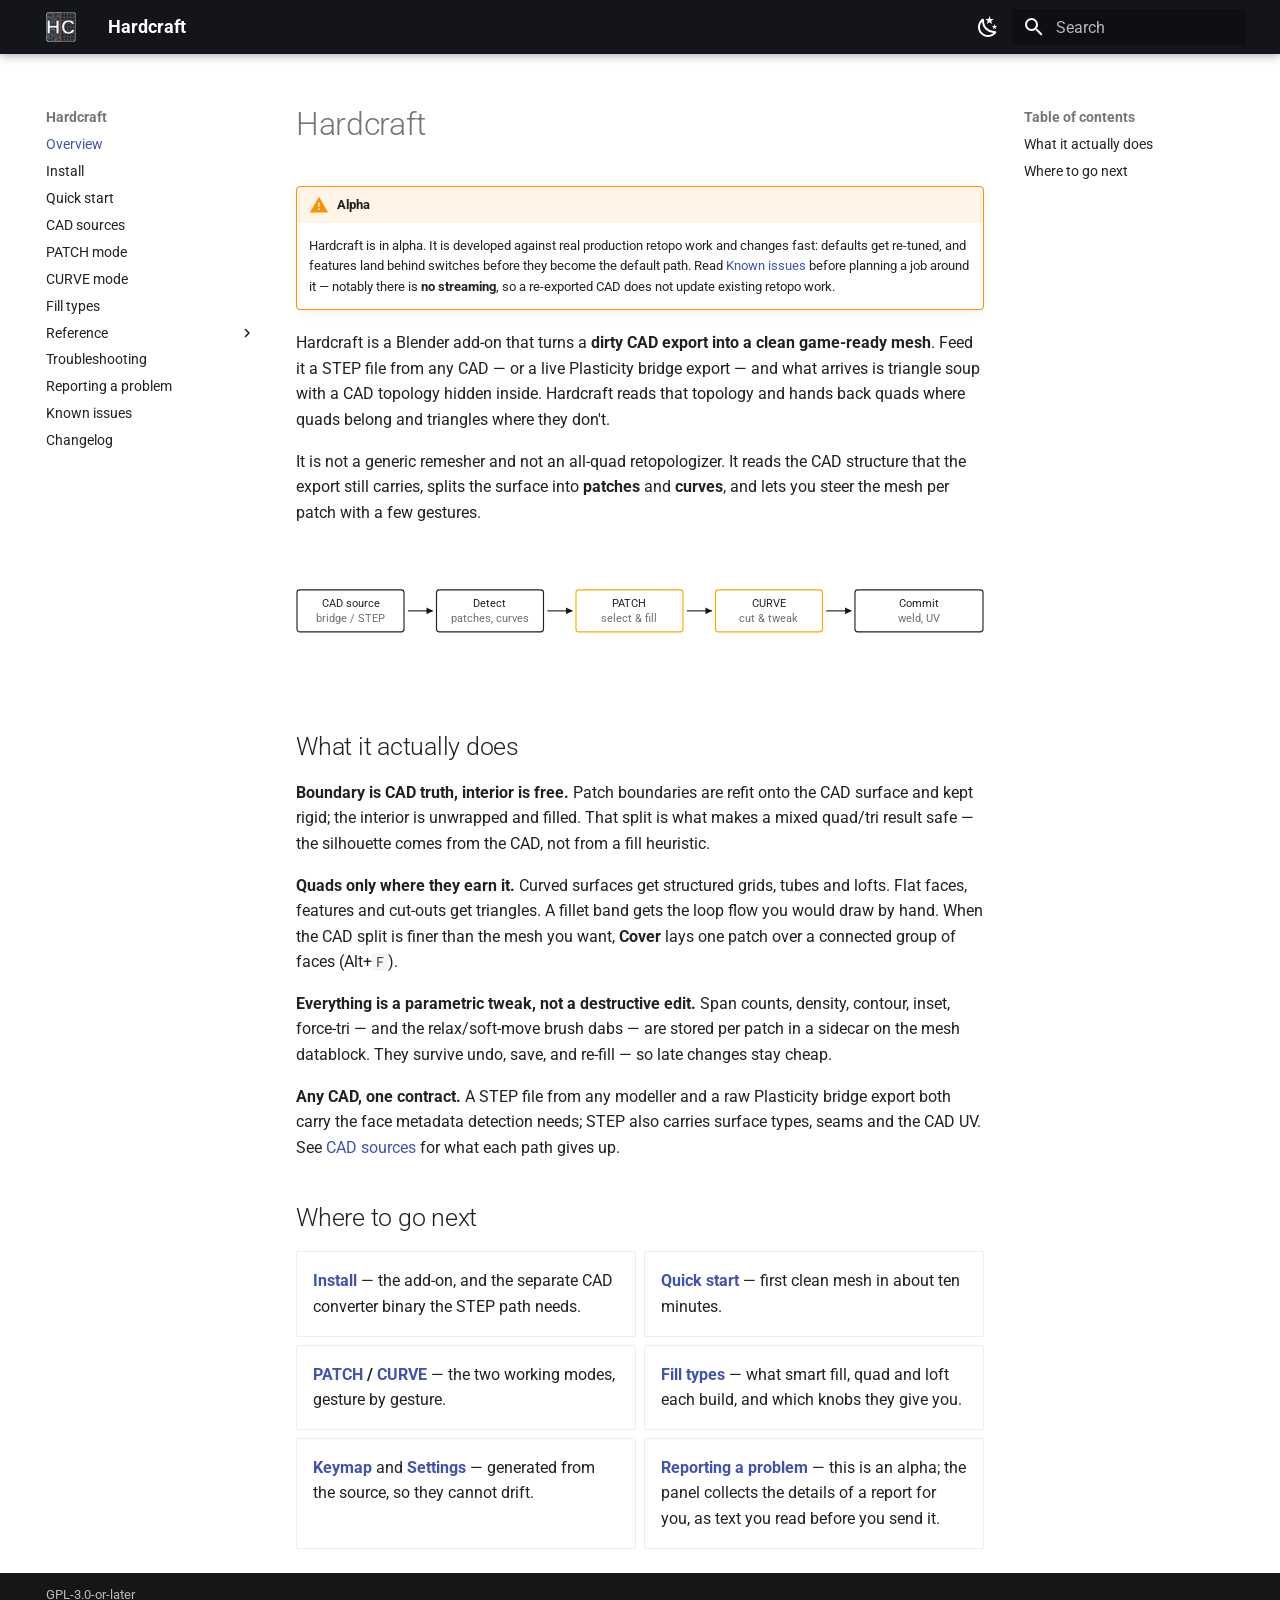
<file: index.html>
<!doctype html>
<html lang="en" class="no-js">
  <head>
    
      <meta charset="utf-8">
      <meta name="viewport" content="width=device-width,initial-scale=1">
      
        <meta name="description" content="Blender add-on that turns dirty Plasticity/STEP CAD exports into clean quad/tri retopology.">
      
      
        <meta name="author" content="poloz">
      
      
        <link rel="canonical" href="https://polozad.github.io/hardcraft-docs/">
      
      
      
        <link rel="next" href="install/">
      
      
      <link rel="icon" href="assets/hc-badge.svg">
      <meta name="generator" content="mkdocs-1.6.1, mkdocs-material-9.6.14">
    
    
      
        <title>Hardcraft</title>
      
    
    
      <link rel="stylesheet" href="assets/stylesheets/main.342714a4.min.css">
      
        
        <link rel="stylesheet" href="assets/stylesheets/palette.06af60db.min.css">
      
      


    
    
      
    
    
      
        
        
        <link rel="preconnect" href="https://fonts.gstatic.com" crossorigin>
        <link rel="stylesheet" href="https://fonts.googleapis.com/css?family=Roboto:300,300i,400,400i,700,700i%7CRoboto+Mono:400,400i,700,700i&display=fallback">
        <style>:root{--md-text-font:"Roboto";--md-code-font:"Roboto Mono"}</style>
      
    
    
      <link rel="stylesheet" href="stylesheets/extra.css">
    
    <script>__md_scope=new URL(".",location),__md_hash=e=>[...e].reduce(((e,_)=>(e<<5)-e+_.charCodeAt(0)),0),__md_get=(e,_=localStorage,t=__md_scope)=>JSON.parse(_.getItem(t.pathname+"."+e)),__md_set=(e,_,t=localStorage,a=__md_scope)=>{try{t.setItem(a.pathname+"."+e,JSON.stringify(_))}catch(e){}}</script>
    
      

    
    
    
  </head>
  
  
    
    
      
    
    
    
    
    <body dir="ltr" data-md-color-scheme="slate" data-md-color-primary="black" data-md-color-accent="amber">
  
    
    <input class="md-toggle" data-md-toggle="drawer" type="checkbox" id="__drawer" autocomplete="off">
    <input class="md-toggle" data-md-toggle="search" type="checkbox" id="__search" autocomplete="off">
    <label class="md-overlay" for="__drawer"></label>
    <div data-md-component="skip">
      
        
        <a href="#hardcraft" class="md-skip">
          Skip to content
        </a>
      
    </div>
    <div data-md-component="announce">
      
    </div>
    
    
      

  

<header class="md-header md-header--shadow" data-md-component="header">
  <nav class="md-header__inner md-grid" aria-label="Header">
    <a href="." title="Hardcraft" class="md-header__button md-logo" aria-label="Hardcraft" data-md-component="logo">
      
  <img src="assets/hc-badge.svg" alt="logo">

    </a>
    <label class="md-header__button md-icon" for="__drawer">
      
      <svg xmlns="http://www.w3.org/2000/svg" viewBox="0 0 24 24"><path d="M3 6h18v2H3zm0 5h18v2H3zm0 5h18v2H3z"/></svg>
    </label>
    <div class="md-header__title" data-md-component="header-title">
      <div class="md-header__ellipsis">
        <div class="md-header__topic">
          <span class="md-ellipsis">
            Hardcraft
          </span>
        </div>
        <div class="md-header__topic" data-md-component="header-topic">
          <span class="md-ellipsis">
            
              Overview
            
          </span>
        </div>
      </div>
    </div>
    
      
        <form class="md-header__option" data-md-component="palette">
  
    
    
    
    <input class="md-option" data-md-color-media="(prefers-color-scheme: dark)" data-md-color-scheme="slate" data-md-color-primary="black" data-md-color-accent="amber"  aria-label="Light mode"  type="radio" name="__palette" id="__palette_0">
    
      <label class="md-header__button md-icon" title="Light mode" for="__palette_1" hidden>
        <svg xmlns="http://www.w3.org/2000/svg" viewBox="0 0 24 24"><path d="M12 7a5 5 0 0 1 5 5 5 5 0 0 1-5 5 5 5 0 0 1-5-5 5 5 0 0 1 5-5m0 2a3 3 0 0 0-3 3 3 3 0 0 0 3 3 3 3 0 0 0 3-3 3 3 0 0 0-3-3m0-7 2.39 3.42C13.65 5.15 12.84 5 12 5s-1.65.15-2.39.42zM3.34 7l4.16-.35A7.2 7.2 0 0 0 5.94 8.5c-.44.74-.69 1.5-.83 2.29zm.02 10 1.76-3.77a7.131 7.131 0 0 0 2.38 4.14zM20.65 7l-1.77 3.79a7.02 7.02 0 0 0-2.38-4.15zm-.01 10-4.14.36c.59-.51 1.12-1.14 1.54-1.86.42-.73.69-1.5.83-2.29zM12 22l-2.41-3.44c.74.27 1.55.44 2.41.44.82 0 1.63-.17 2.37-.44z"/></svg>
      </label>
    
  
    
    
    
    <input class="md-option" data-md-color-media="(prefers-color-scheme: light)" data-md-color-scheme="default" data-md-color-primary="black" data-md-color-accent="amber"  aria-label="Dark mode"  type="radio" name="__palette" id="__palette_1">
    
      <label class="md-header__button md-icon" title="Dark mode" for="__palette_0" hidden>
        <svg xmlns="http://www.w3.org/2000/svg" viewBox="0 0 24 24"><path d="m17.75 4.09-2.53 1.94.91 3.06-2.63-1.81-2.63 1.81.91-3.06-2.53-1.94L12.44 4l1.06-3 1.06 3zm3.5 6.91-1.64 1.25.59 1.98-1.7-1.17-1.7 1.17.59-1.98L15.75 11l2.06-.05L18.5 9l.69 1.95zm-2.28 4.95c.83-.08 1.72 1.1 1.19 1.85-.32.45-.66.87-1.08 1.27C15.17 23 8.84 23 4.94 19.07c-3.91-3.9-3.91-10.24 0-14.14.4-.4.82-.76 1.27-1.08.75-.53 1.93.36 1.85 1.19-.27 2.86.69 5.83 2.89 8.02a9.96 9.96 0 0 0 8.02 2.89m-1.64 2.02a12.08 12.08 0 0 1-7.8-3.47c-2.17-2.19-3.33-5-3.49-7.82-2.81 3.14-2.7 7.96.31 10.98 3.02 3.01 7.84 3.12 10.98.31"/></svg>
      </label>
    
  
</form>
      
    
    
      <script>var palette=__md_get("__palette");if(palette&&palette.color){if("(prefers-color-scheme)"===palette.color.media){var media=matchMedia("(prefers-color-scheme: light)"),input=document.querySelector(media.matches?"[data-md-color-media='(prefers-color-scheme: light)']":"[data-md-color-media='(prefers-color-scheme: dark)']");palette.color.media=input.getAttribute("data-md-color-media"),palette.color.scheme=input.getAttribute("data-md-color-scheme"),palette.color.primary=input.getAttribute("data-md-color-primary"),palette.color.accent=input.getAttribute("data-md-color-accent")}for(var[key,value]of Object.entries(palette.color))document.body.setAttribute("data-md-color-"+key,value)}</script>
    
    
    
      
      
        <label class="md-header__button md-icon" for="__search">
          
          <svg xmlns="http://www.w3.org/2000/svg" viewBox="0 0 24 24"><path d="M9.5 3A6.5 6.5 0 0 1 16 9.5c0 1.61-.59 3.09-1.56 4.23l.27.27h.79l5 5-1.5 1.5-5-5v-.79l-.27-.27A6.52 6.52 0 0 1 9.5 16 6.5 6.5 0 0 1 3 9.5 6.5 6.5 0 0 1 9.5 3m0 2C7 5 5 7 5 9.5S7 14 9.5 14 14 12 14 9.5 12 5 9.5 5"/></svg>
        </label>
        <div class="md-search" data-md-component="search" role="dialog">
  <label class="md-search__overlay" for="__search"></label>
  <div class="md-search__inner" role="search">
    <form class="md-search__form" name="search">
      <input type="text" class="md-search__input" name="query" aria-label="Search" placeholder="Search" autocapitalize="off" autocorrect="off" autocomplete="off" spellcheck="false" data-md-component="search-query" required>
      <label class="md-search__icon md-icon" for="__search">
        
        <svg xmlns="http://www.w3.org/2000/svg" viewBox="0 0 24 24"><path d="M9.5 3A6.5 6.5 0 0 1 16 9.5c0 1.61-.59 3.09-1.56 4.23l.27.27h.79l5 5-1.5 1.5-5-5v-.79l-.27-.27A6.52 6.52 0 0 1 9.5 16 6.5 6.5 0 0 1 3 9.5 6.5 6.5 0 0 1 9.5 3m0 2C7 5 5 7 5 9.5S7 14 9.5 14 14 12 14 9.5 12 5 9.5 5"/></svg>
        
        <svg xmlns="http://www.w3.org/2000/svg" viewBox="0 0 24 24"><path d="M20 11v2H8l5.5 5.5-1.42 1.42L4.16 12l7.92-7.92L13.5 5.5 8 11z"/></svg>
      </label>
      <nav class="md-search__options" aria-label="Search">
        
        <button type="reset" class="md-search__icon md-icon" title="Clear" aria-label="Clear" tabindex="-1">
          
          <svg xmlns="http://www.w3.org/2000/svg" viewBox="0 0 24 24"><path d="M19 6.41 17.59 5 12 10.59 6.41 5 5 6.41 10.59 12 5 17.59 6.41 19 12 13.41 17.59 19 19 17.59 13.41 12z"/></svg>
        </button>
      </nav>
      
        <div class="md-search__suggest" data-md-component="search-suggest"></div>
      
    </form>
    <div class="md-search__output">
      <div class="md-search__scrollwrap" tabindex="0" data-md-scrollfix>
        <div class="md-search-result" data-md-component="search-result">
          <div class="md-search-result__meta">
            Initializing search
          </div>
          <ol class="md-search-result__list" role="presentation"></ol>
        </div>
      </div>
    </div>
  </div>
</div>
      
    
    
  </nav>
  
</header>
    
    <div class="md-container" data-md-component="container">
      
      
        
          
        
      
      <main class="md-main" data-md-component="main">
        <div class="md-main__inner md-grid">
          
            
              
              <div class="md-sidebar md-sidebar--primary" data-md-component="sidebar" data-md-type="navigation" >
                <div class="md-sidebar__scrollwrap">
                  <div class="md-sidebar__inner">
                    



<nav class="md-nav md-nav--primary" aria-label="Navigation" data-md-level="0">
  <label class="md-nav__title" for="__drawer">
    <a href="." title="Hardcraft" class="md-nav__button md-logo" aria-label="Hardcraft" data-md-component="logo">
      
  <img src="assets/hc-badge.svg" alt="logo">

    </a>
    Hardcraft
  </label>
  
  <ul class="md-nav__list" data-md-scrollfix>
    
      
      
  
  
    
  
  
  
    <li class="md-nav__item md-nav__item--active">
      
      <input class="md-nav__toggle md-toggle" type="checkbox" id="__toc">
      
      
        
      
      
        <label class="md-nav__link md-nav__link--active" for="__toc">
          
  
  
  <span class="md-ellipsis">
    Overview
    
  </span>
  

          <span class="md-nav__icon md-icon"></span>
        </label>
      
      <a href="." class="md-nav__link md-nav__link--active">
        
  
  
  <span class="md-ellipsis">
    Overview
    
  </span>
  

      </a>
      
        

<nav class="md-nav md-nav--secondary" aria-label="Table of contents">
  
  
  
    
  
  
    <label class="md-nav__title" for="__toc">
      <span class="md-nav__icon md-icon"></span>
      Table of contents
    </label>
    <ul class="md-nav__list" data-md-component="toc" data-md-scrollfix>
      
        <li class="md-nav__item">
  <a href="#what-it-actually-does" class="md-nav__link">
    <span class="md-ellipsis">
      What it actually does
    </span>
  </a>
  
</li>
      
        <li class="md-nav__item">
  <a href="#where-to-go-next" class="md-nav__link">
    <span class="md-ellipsis">
      Where to go next
    </span>
  </a>
  
</li>
      
    </ul>
  
</nav>
      
    </li>
  

    
      
      
  
  
  
  
    <li class="md-nav__item">
      <a href="install/" class="md-nav__link">
        
  
  
  <span class="md-ellipsis">
    Install
    
  </span>
  

      </a>
    </li>
  

    
      
      
  
  
  
  
    <li class="md-nav__item">
      <a href="quickstart/" class="md-nav__link">
        
  
  
  <span class="md-ellipsis">
    Quick start
    
  </span>
  

      </a>
    </li>
  

    
      
      
  
  
  
  
    <li class="md-nav__item">
      <a href="sources/" class="md-nav__link">
        
  
  
  <span class="md-ellipsis">
    CAD sources
    
  </span>
  

      </a>
    </li>
  

    
      
      
  
  
  
  
    <li class="md-nav__item">
      <a href="patch/" class="md-nav__link">
        
  
  
  <span class="md-ellipsis">
    PATCH mode
    
  </span>
  

      </a>
    </li>
  

    
      
      
  
  
  
  
    <li class="md-nav__item">
      <a href="curve/" class="md-nav__link">
        
  
  
  <span class="md-ellipsis">
    CURVE mode
    
  </span>
  

      </a>
    </li>
  

    
      
      
  
  
  
  
    <li class="md-nav__item">
      <a href="fills/" class="md-nav__link">
        
  
  
  <span class="md-ellipsis">
    Fill types
    
  </span>
  

      </a>
    </li>
  

    
      
      
  
  
  
  
    
    
    
    
    
    <li class="md-nav__item md-nav__item--nested">
      
        
        
        <input class="md-nav__toggle md-toggle " type="checkbox" id="__nav_8" >
        
          
          <label class="md-nav__link" for="__nav_8" id="__nav_8_label" tabindex="0">
            
  
  
  <span class="md-ellipsis">
    Reference
    
  </span>
  

            <span class="md-nav__icon md-icon"></span>
          </label>
        
        <nav class="md-nav" data-md-level="1" aria-labelledby="__nav_8_label" aria-expanded="false">
          <label class="md-nav__title" for="__nav_8">
            <span class="md-nav__icon md-icon"></span>
            Reference
          </label>
          <ul class="md-nav__list" data-md-scrollfix>
            
              
                
  
  
  
  
    <li class="md-nav__item">
      <a href="reference/keymap/" class="md-nav__link">
        
  
  
  <span class="md-ellipsis">
    Keymap
    
  </span>
  

      </a>
    </li>
  

              
            
              
                
  
  
  
  
    <li class="md-nav__item">
      <a href="reference/settings/" class="md-nav__link">
        
  
  
  <span class="md-ellipsis">
    Settings
    
  </span>
  

      </a>
    </li>
  

              
            
          </ul>
        </nav>
      
    </li>
  

    
      
      
  
  
  
  
    <li class="md-nav__item">
      <a href="troubleshooting/" class="md-nav__link">
        
  
  
  <span class="md-ellipsis">
    Troubleshooting
    
  </span>
  

      </a>
    </li>
  

    
      
      
  
  
  
  
    <li class="md-nav__item">
      <a href="reporting/" class="md-nav__link">
        
  
  
  <span class="md-ellipsis">
    Reporting a problem
    
  </span>
  

      </a>
    </li>
  

    
      
      
  
  
  
  
    <li class="md-nav__item">
      <a href="known-issues/" class="md-nav__link">
        
  
  
  <span class="md-ellipsis">
    Known issues
    
  </span>
  

      </a>
    </li>
  

    
      
      
  
  
  
  
    <li class="md-nav__item">
      <a href="changelog/" class="md-nav__link">
        
  
  
  <span class="md-ellipsis">
    Changelog
    
  </span>
  

      </a>
    </li>
  

    
  </ul>
</nav>
                  </div>
                </div>
              </div>
            
            
              
              <div class="md-sidebar md-sidebar--secondary" data-md-component="sidebar" data-md-type="toc" >
                <div class="md-sidebar__scrollwrap">
                  <div class="md-sidebar__inner">
                    

<nav class="md-nav md-nav--secondary" aria-label="Table of contents">
  
  
  
    
  
  
    <label class="md-nav__title" for="__toc">
      <span class="md-nav__icon md-icon"></span>
      Table of contents
    </label>
    <ul class="md-nav__list" data-md-component="toc" data-md-scrollfix>
      
        <li class="md-nav__item">
  <a href="#what-it-actually-does" class="md-nav__link">
    <span class="md-ellipsis">
      What it actually does
    </span>
  </a>
  
</li>
      
        <li class="md-nav__item">
  <a href="#where-to-go-next" class="md-nav__link">
    <span class="md-ellipsis">
      Where to go next
    </span>
  </a>
  
</li>
      
    </ul>
  
</nav>
                  </div>
                </div>
              </div>
            
          
          
            <div class="md-content" data-md-component="content">
              <article class="md-content__inner md-typeset">
                
                  



<h1 id="hardcraft">Hardcraft<a class="headerlink" href="#hardcraft" title="Permanent link">&para;</a></h1>
<div class="admonition warning">
<p class="admonition-title">Alpha</p>
<p>Hardcraft is in alpha. It is developed against real production retopo work
and changes fast: defaults get re-tuned, and features land behind switches
before they become the default path. Read
<a href="known-issues/">Known issues</a> before planning a job around it — notably
there is <strong>no streaming</strong>, so a re-exported CAD does not update existing
retopo work.</p>
</div>
<p>Hardcraft is a Blender add-on that turns a <strong>dirty CAD export into a clean
game-ready mesh</strong>. Feed it a STEP file from any CAD — or a live Plasticity
bridge export — and what arrives is triangle soup with a CAD topology hidden
inside. Hardcraft reads that topology and hands back quads where quads belong
and triangles where they don't.</p>
<p>It is not a generic remesher and not an all-quad retopologizer. It reads the
CAD structure that the export still carries, splits the surface into <strong>patches</strong>
and <strong>curves</strong>, and lets you steer the mesh per patch with a few gestures.</p>
<p><svg class="hc-diagram" viewBox="0 0 720 96" xmlns="http://www.w3.org/2000/svg" role="img" aria-label="Pipeline: CAD source, detection, patch fill, curve tweak, commit">
  <defs>
    <marker id="hc-arrow" viewBox="0 0 10 10" refX="9" refY="5" markerWidth="6" markerHeight="6" orient="auto-start-reverse">
      <path d="M 0 0 L 10 5 L 0 10 z" fill="currentColor"/>
    </marker>
  </defs>
  <rect class="box" x="1" y="26" width="112" height="44" rx="3"/>
  <text x="57" y="44" text-anchor="middle">CAD source</text>
  <text x="57" y="60" text-anchor="middle" class="muted">bridge / STEP</text>
  <path class="arrow" d="M 117 48 L 143 48"/>
  <rect class="box" x="147" y="26" width="112" height="44" rx="3"/>
  <text x="203" y="44" text-anchor="middle">Detect</text>
  <text x="203" y="60" text-anchor="middle" class="muted">patches, curves</text>
  <path class="arrow" d="M 263 48 L 289 48"/>
  <rect class="box accent" x="293" y="26" width="112" height="44" rx="3"/>
  <text x="349" y="44" text-anchor="middle">PATCH</text>
  <text x="349" y="60" text-anchor="middle" class="muted">select &amp; fill</text>
  <path class="arrow" d="M 409 48 L 435 48"/>
  <rect class="box accent" x="439" y="26" width="112" height="44" rx="3"/>
  <text x="495" y="44" text-anchor="middle">CURVE</text>
  <text x="495" y="60" text-anchor="middle" class="muted">cut &amp; tweak</text>
  <path class="arrow" d="M 555 48 L 581 48"/>
  <rect class="box" x="585" y="26" width="134" height="44" rx="3"/>
  <text x="652" y="44" text-anchor="middle">Commit</text>
  <text x="652" y="60" text-anchor="middle" class="muted">weld, UV</text>
</svg></p>
<h2 id="what-it-actually-does">What it actually does<a class="headerlink" href="#what-it-actually-does" title="Permanent link">&para;</a></h2>
<p><strong>Boundary is CAD truth, interior is free.</strong> Patch boundaries are refit onto the
CAD surface and kept rigid; the interior is unwrapped and filled. That split is
what makes a mixed quad/tri result safe — the silhouette comes from the CAD, not
from a fill heuristic.</p>
<p><strong>Quads only where they earn it.</strong> Curved surfaces get structured grids, tubes
and lofts. Flat faces, features and cut-outs get triangles. A fillet band gets
the loop flow you would draw by hand. When the CAD split is finer than the
mesh you want, <strong>Cover</strong> lays one patch over a connected group of faces
(Alt+<code>F</code>).</p>
<p><strong>Everything is a parametric tweak, not a destructive edit.</strong> Span counts,
density, contour, inset, force-tri — and the relax/soft-move brush dabs — are
stored per patch in a sidecar on the mesh datablock. They survive undo, save,
and re-fill — so late changes stay cheap.</p>
<p><strong>Any CAD, one contract.</strong> A STEP file from any modeller and a raw Plasticity
bridge export both carry the face metadata detection needs; STEP also carries
surface types, seams and the CAD UV. See <a href="sources/">CAD sources</a> for what
each path gives up.</p>
<h2 id="where-to-go-next">Where to go next<a class="headerlink" href="#where-to-go-next" title="Permanent link">&para;</a></h2>
<div class="grid cards">
<ul>
<li><strong><a href="install/">Install</a></strong> — the add-on, and the separate CAD converter binary
  the STEP path needs.</li>
<li><strong><a href="quickstart/">Quick start</a></strong> — first clean mesh in about ten minutes.</li>
<li><strong><a href="patch/">PATCH</a> / <a href="curve/">CURVE</a></strong> — the two working modes, gesture by
  gesture.</li>
<li><strong><a href="fills/">Fill types</a></strong> — what smart fill, quad and loft each build, and
  which knobs they give you.</li>
<li><strong><a href="reference/keymap/">Keymap</a></strong> and <strong><a href="reference/settings/">Settings</a></strong> —
  generated from the source, so they cannot drift.</li>
<li><strong><a href="reporting/">Reporting a problem</a></strong> — this is an alpha; the panel collects
  the details of a report for you, as text you read before you send it.</li>
</ul>
</div>












                
              </article>
            </div>
          
          
<script>var target=document.getElementById(location.hash.slice(1));target&&target.name&&(target.checked=target.name.startsWith("__tabbed_"))</script>
        </div>
        
          <button type="button" class="md-top md-icon" data-md-component="top" hidden>
  
  <svg xmlns="http://www.w3.org/2000/svg" viewBox="0 0 24 24"><path d="M13 20h-2V8l-5.5 5.5-1.42-1.42L12 4.16l7.92 7.92-1.42 1.42L13 8z"/></svg>
  Back to top
</button>
        
      </main>
      
        <footer class="md-footer">
  
  <div class="md-footer-meta md-typeset">
    <div class="md-footer-meta__inner md-grid">
      <div class="md-copyright">
  
    <div class="md-copyright__highlight">
      GPL-3.0-or-later
    </div>
  
  
</div>
      
    </div>
  </div>
</footer>
      
    </div>
    <div class="md-dialog" data-md-component="dialog">
      <div class="md-dialog__inner md-typeset"></div>
    </div>
    
    
    
      
      <script id="__config" type="application/json">{"base": ".", "features": ["navigation.instant", "navigation.top", "navigation.tracking", "toc.follow", "content.code.copy", "search.suggest"], "search": "assets/javascripts/workers/search.d50fe291.min.js", "tags": null, "translations": {"clipboard.copied": "Copied to clipboard", "clipboard.copy": "Copy to clipboard", "search.result.more.one": "1 more on this page", "search.result.more.other": "# more on this page", "search.result.none": "No matching documents", "search.result.one": "1 matching document", "search.result.other": "# matching documents", "search.result.placeholder": "Type to start searching", "search.result.term.missing": "Missing", "select.version": "Select version"}, "version": null}</script>
    
    
      <script src="assets/javascripts/bundle.13a4f30d.min.js"></script>
      
    
  </body>
</html>
</file>
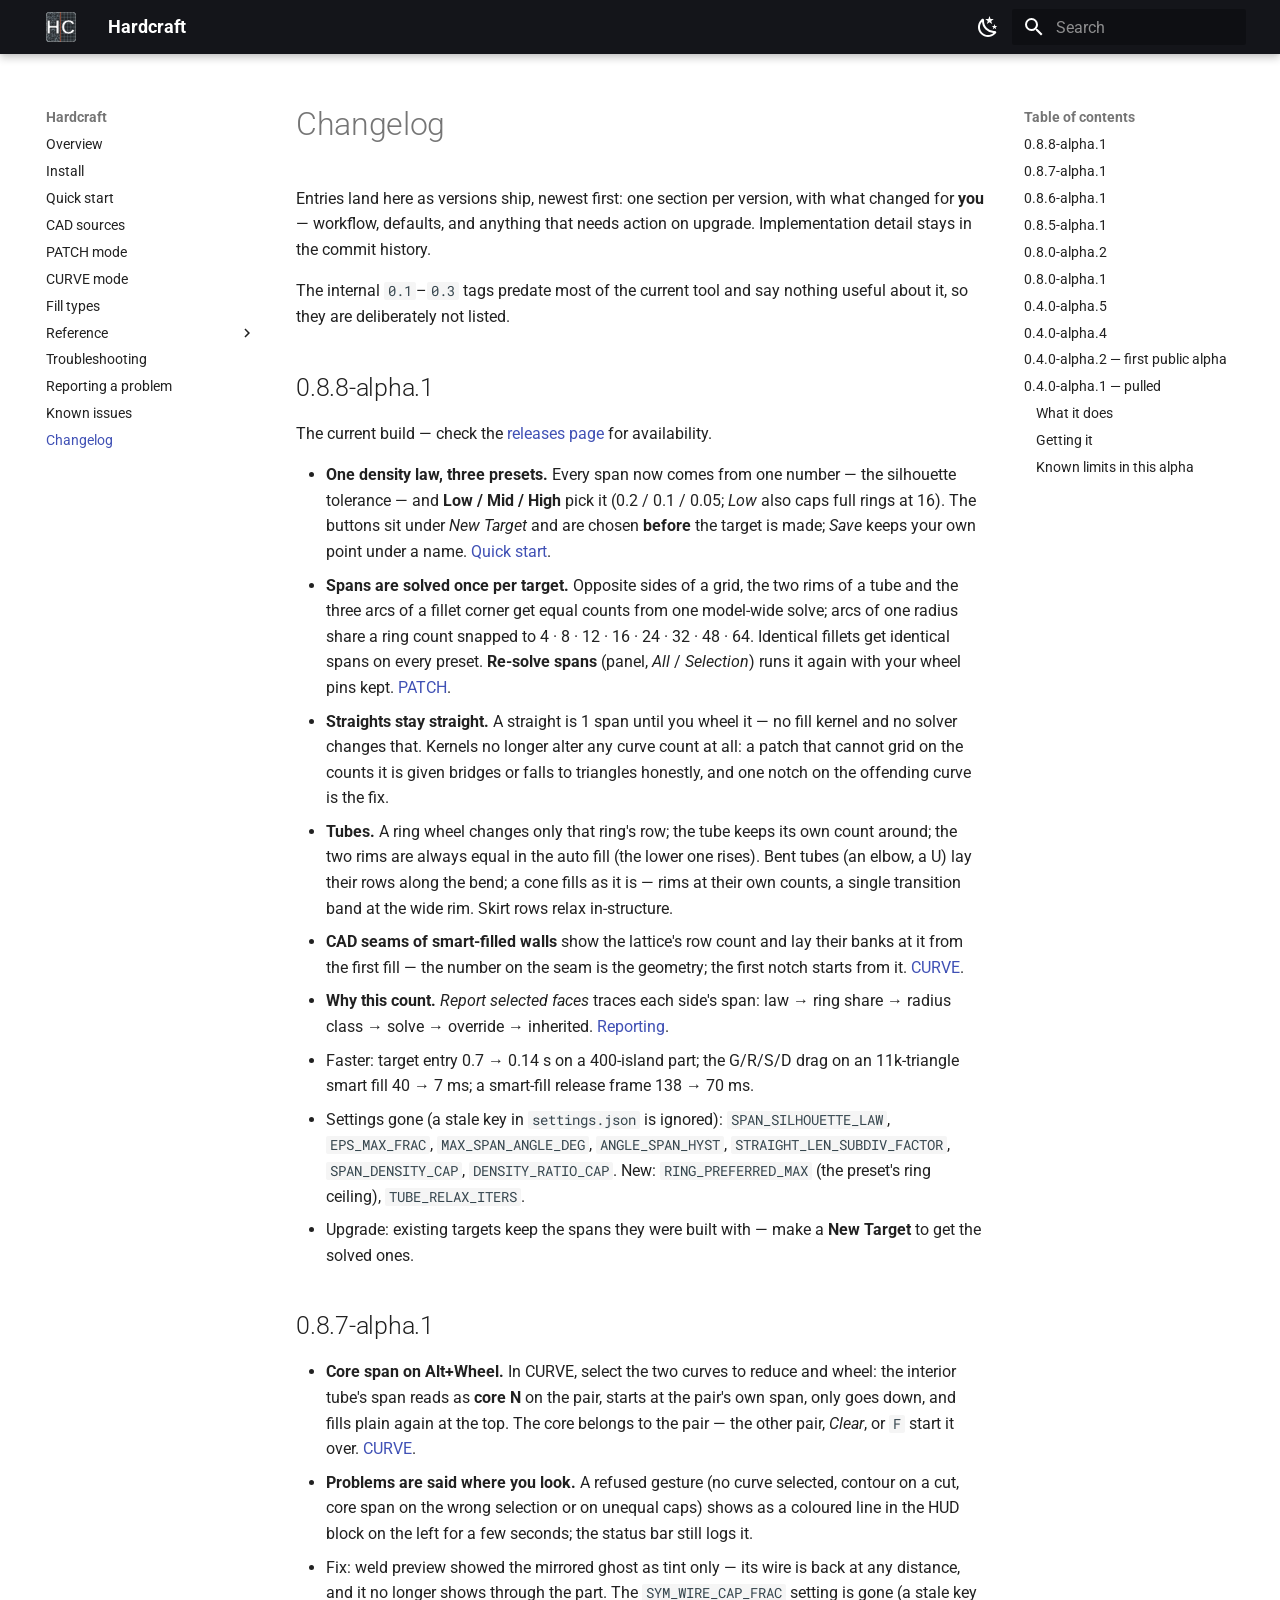
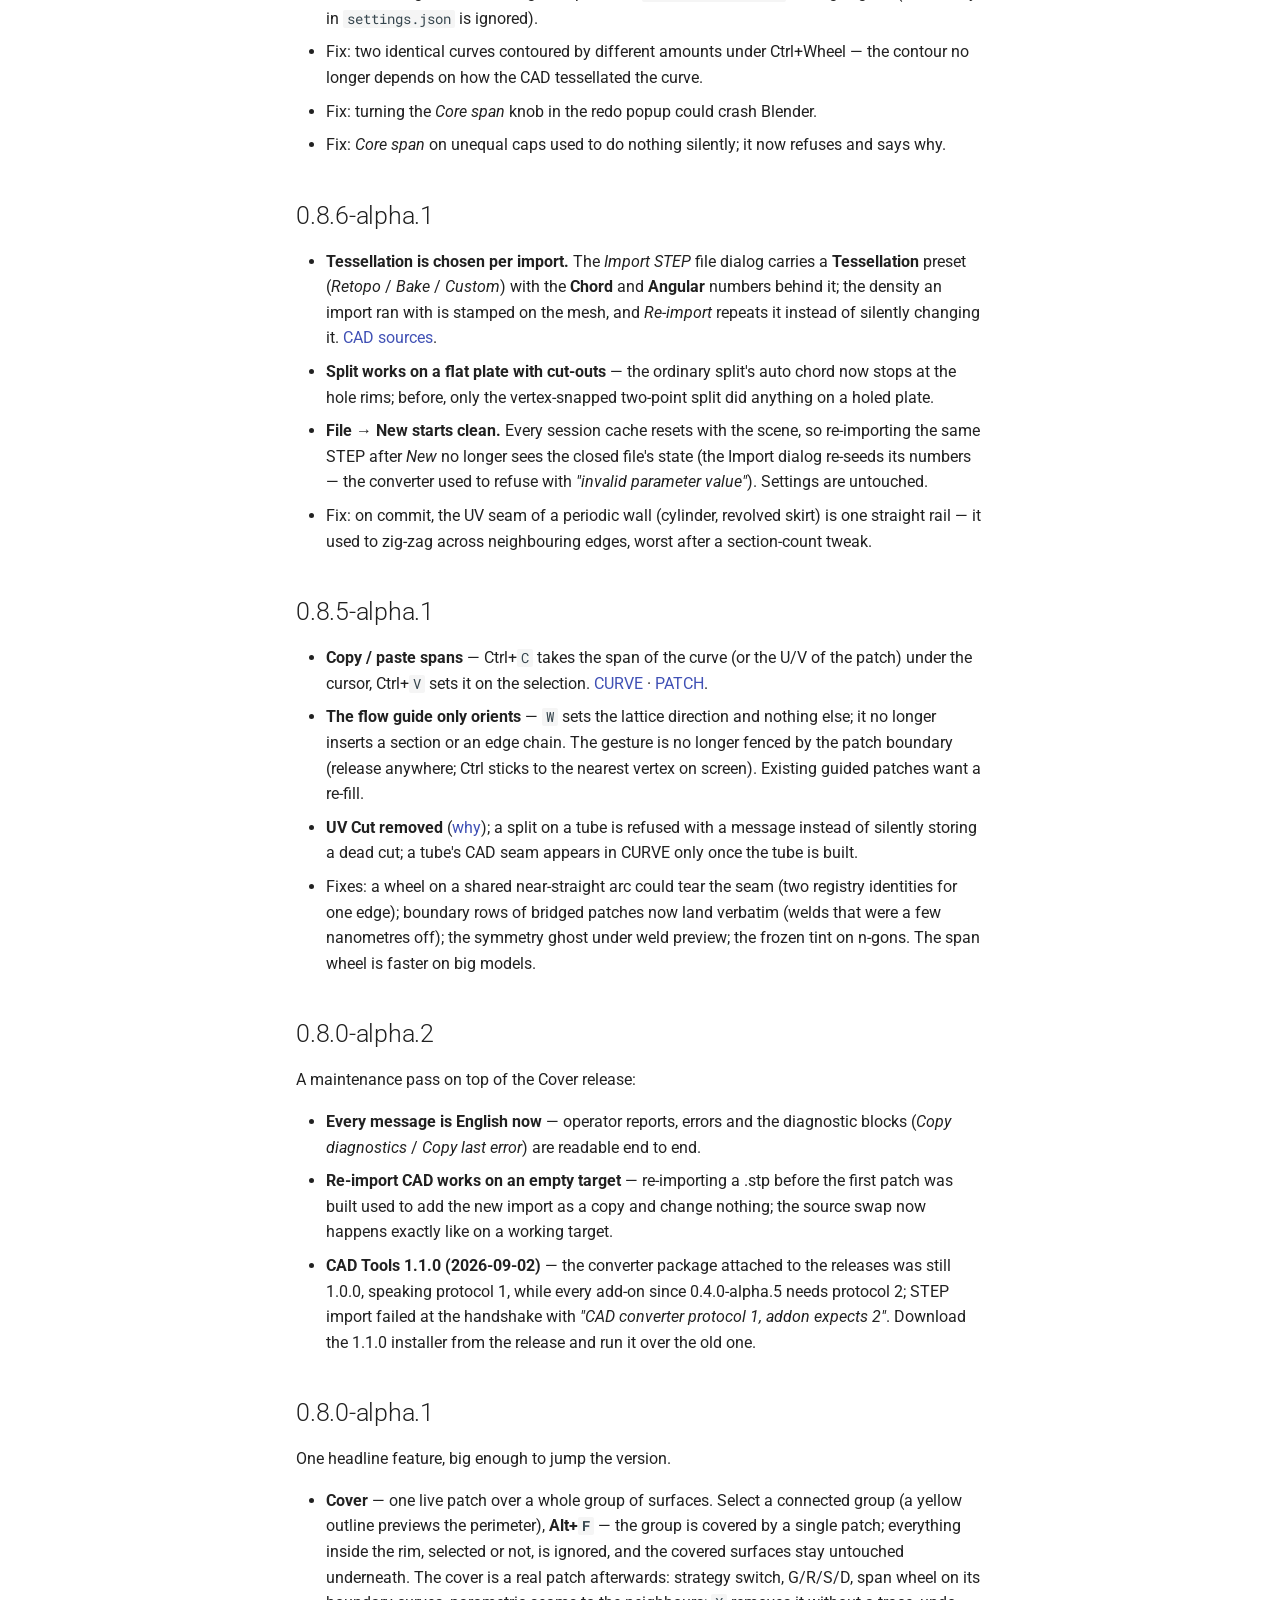
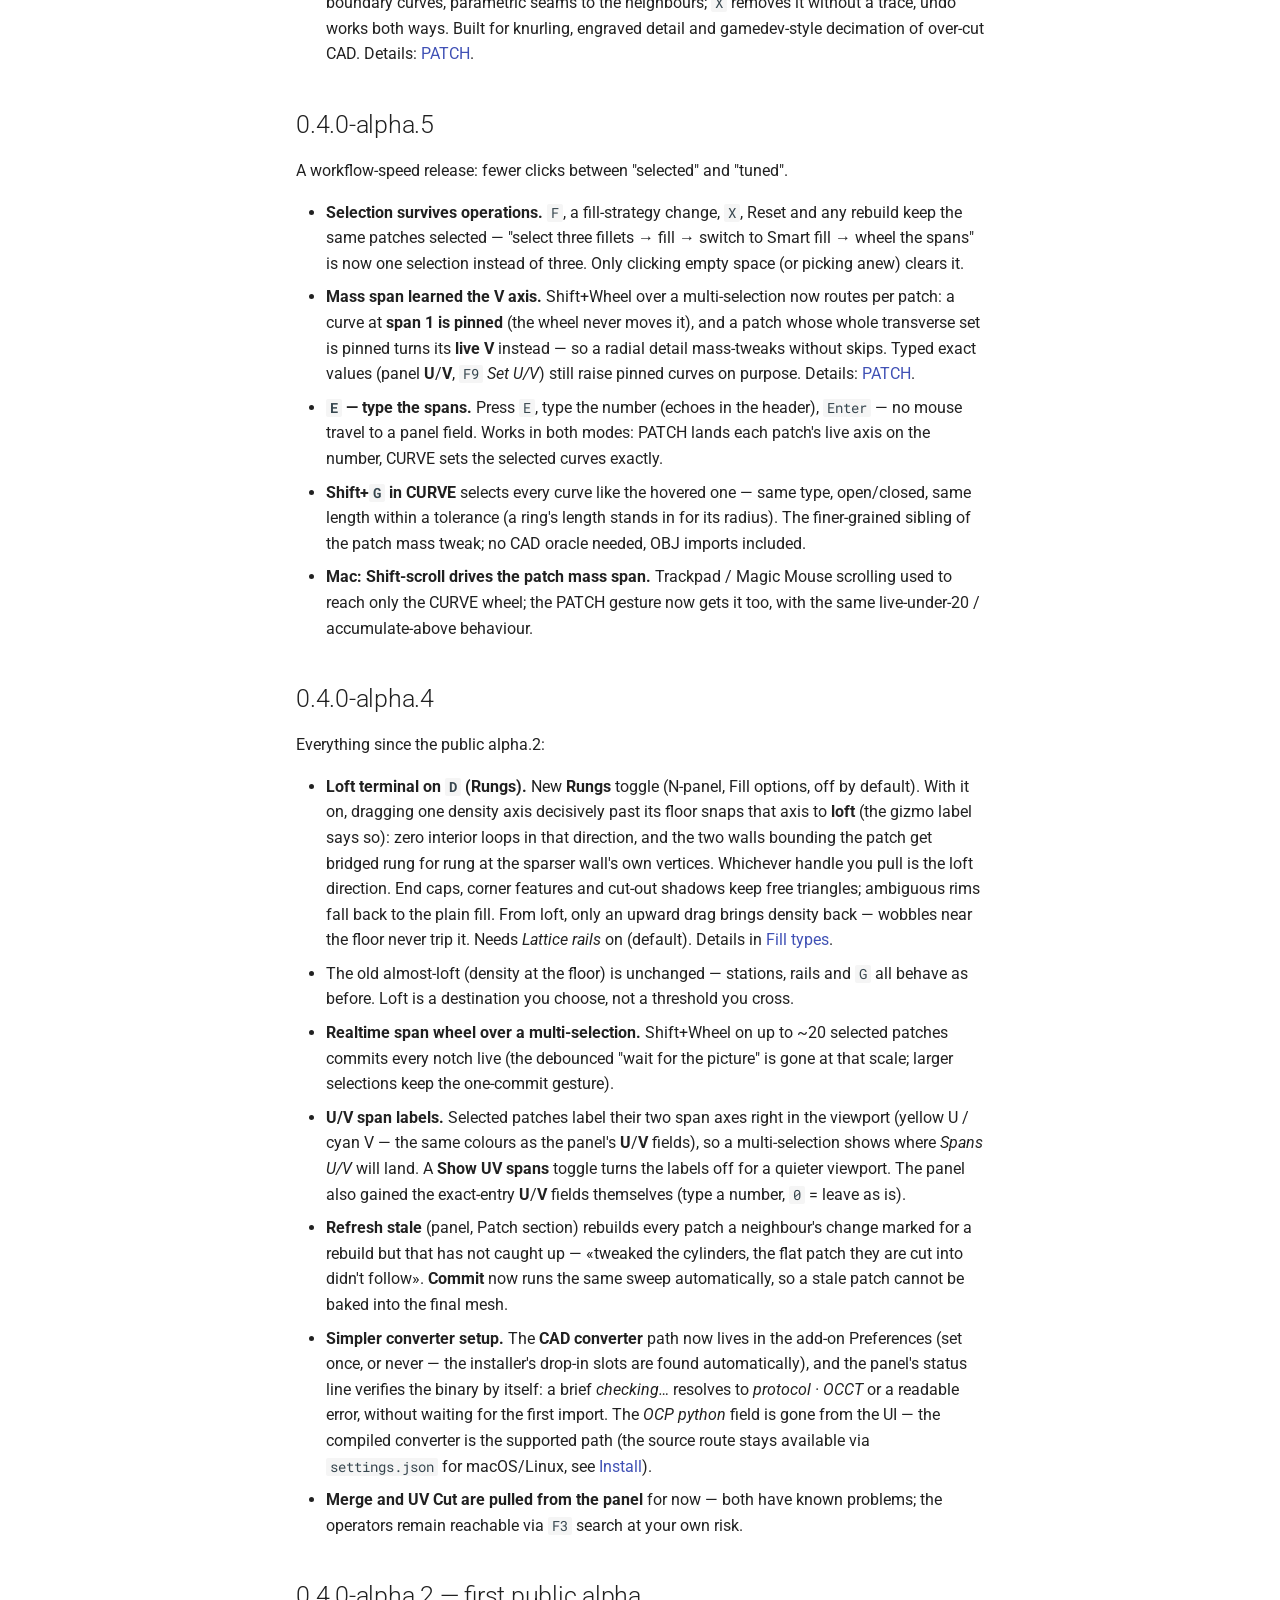
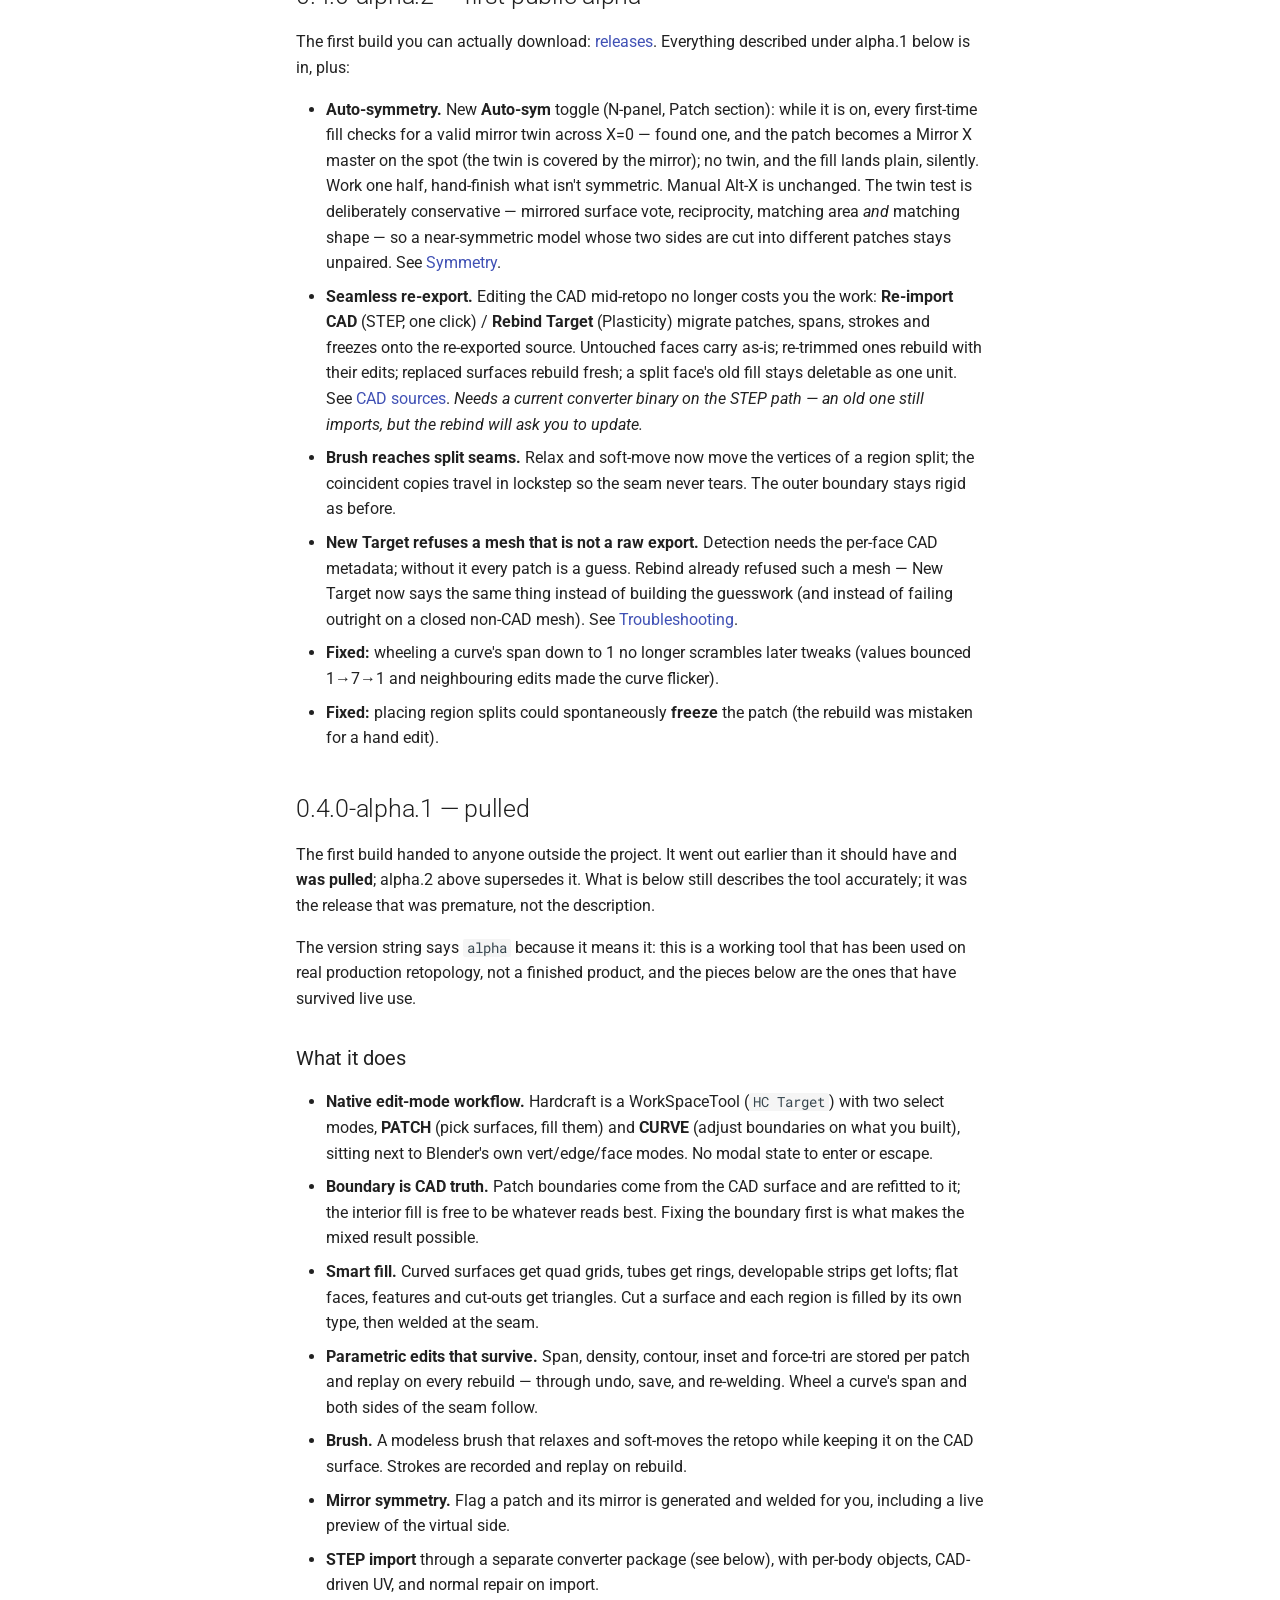
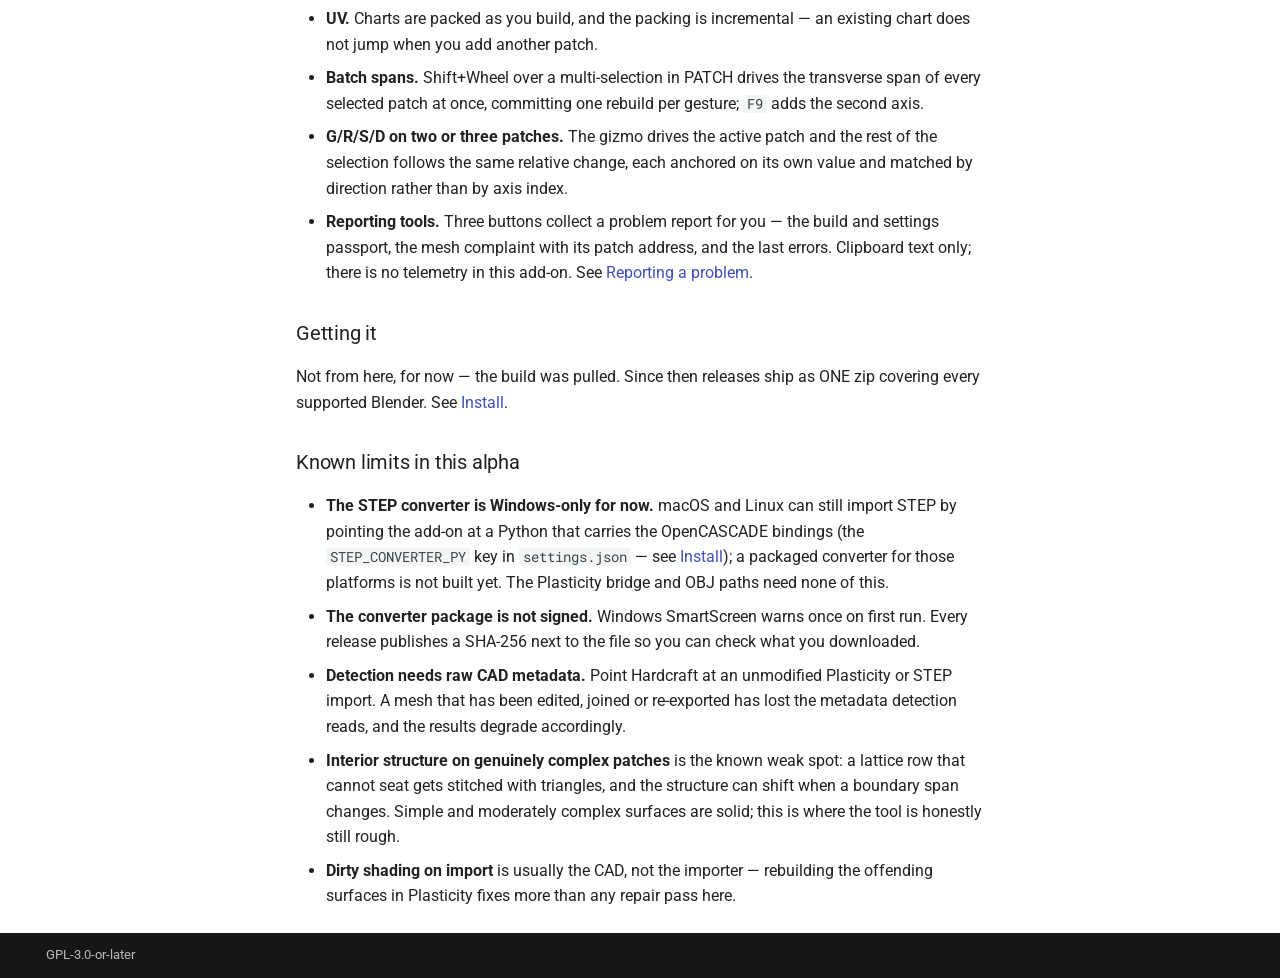
<file: changelog/index.html>
<!doctype html>
<html lang="en" class="no-js">
  <head>
    
      <meta charset="utf-8">
      <meta name="viewport" content="width=device-width,initial-scale=1">
      
        <meta name="description" content="Blender add-on that turns dirty Plasticity/STEP CAD exports into clean quad/tri retopology.">
      
      
        <meta name="author" content="poloz">
      
      
        <link rel="canonical" href="https://polozad.github.io/hardcraft-docs/changelog/">
      
      
        <link rel="prev" href="../known-issues/">
      
      
      
      <link rel="icon" href="../assets/hc-badge.svg">
      <meta name="generator" content="mkdocs-1.6.1, mkdocs-material-9.6.14">
    
    
      
        <title>Changelog - Hardcraft</title>
      
    
    
      <link rel="stylesheet" href="../assets/stylesheets/main.342714a4.min.css">
      
        
        <link rel="stylesheet" href="../assets/stylesheets/palette.06af60db.min.css">
      
      


    
    
      
    
    
      
        
        
        <link rel="preconnect" href="https://fonts.gstatic.com" crossorigin>
        <link rel="stylesheet" href="https://fonts.googleapis.com/css?family=Roboto:300,300i,400,400i,700,700i%7CRoboto+Mono:400,400i,700,700i&display=fallback">
        <style>:root{--md-text-font:"Roboto";--md-code-font:"Roboto Mono"}</style>
      
    
    
      <link rel="stylesheet" href="../stylesheets/extra.css">
    
    <script>__md_scope=new URL("..",location),__md_hash=e=>[...e].reduce(((e,_)=>(e<<5)-e+_.charCodeAt(0)),0),__md_get=(e,_=localStorage,t=__md_scope)=>JSON.parse(_.getItem(t.pathname+"."+e)),__md_set=(e,_,t=localStorage,a=__md_scope)=>{try{t.setItem(a.pathname+"."+e,JSON.stringify(_))}catch(e){}}</script>
    
      

    
    
    
  </head>
  
  
    
    
      
    
    
    
    
    <body dir="ltr" data-md-color-scheme="slate" data-md-color-primary="black" data-md-color-accent="amber">
  
    
    <input class="md-toggle" data-md-toggle="drawer" type="checkbox" id="__drawer" autocomplete="off">
    <input class="md-toggle" data-md-toggle="search" type="checkbox" id="__search" autocomplete="off">
    <label class="md-overlay" for="__drawer"></label>
    <div data-md-component="skip">
      
        
        <a href="#changelog" class="md-skip">
          Skip to content
        </a>
      
    </div>
    <div data-md-component="announce">
      
    </div>
    
    
      

  

<header class="md-header md-header--shadow" data-md-component="header">
  <nav class="md-header__inner md-grid" aria-label="Header">
    <a href=".." title="Hardcraft" class="md-header__button md-logo" aria-label="Hardcraft" data-md-component="logo">
      
  <img src="../assets/hc-badge.svg" alt="logo">

    </a>
    <label class="md-header__button md-icon" for="__drawer">
      
      <svg xmlns="http://www.w3.org/2000/svg" viewBox="0 0 24 24"><path d="M3 6h18v2H3zm0 5h18v2H3zm0 5h18v2H3z"/></svg>
    </label>
    <div class="md-header__title" data-md-component="header-title">
      <div class="md-header__ellipsis">
        <div class="md-header__topic">
          <span class="md-ellipsis">
            Hardcraft
          </span>
        </div>
        <div class="md-header__topic" data-md-component="header-topic">
          <span class="md-ellipsis">
            
              Changelog
            
          </span>
        </div>
      </div>
    </div>
    
      
        <form class="md-header__option" data-md-component="palette">
  
    
    
    
    <input class="md-option" data-md-color-media="(prefers-color-scheme: dark)" data-md-color-scheme="slate" data-md-color-primary="black" data-md-color-accent="amber"  aria-label="Light mode"  type="radio" name="__palette" id="__palette_0">
    
      <label class="md-header__button md-icon" title="Light mode" for="__palette_1" hidden>
        <svg xmlns="http://www.w3.org/2000/svg" viewBox="0 0 24 24"><path d="M12 7a5 5 0 0 1 5 5 5 5 0 0 1-5 5 5 5 0 0 1-5-5 5 5 0 0 1 5-5m0 2a3 3 0 0 0-3 3 3 3 0 0 0 3 3 3 3 0 0 0 3-3 3 3 0 0 0-3-3m0-7 2.39 3.42C13.65 5.15 12.84 5 12 5s-1.65.15-2.39.42zM3.34 7l4.16-.35A7.2 7.2 0 0 0 5.94 8.5c-.44.74-.69 1.5-.83 2.29zm.02 10 1.76-3.77a7.131 7.131 0 0 0 2.38 4.14zM20.65 7l-1.77 3.79a7.02 7.02 0 0 0-2.38-4.15zm-.01 10-4.14.36c.59-.51 1.12-1.14 1.54-1.86.42-.73.69-1.5.83-2.29zM12 22l-2.41-3.44c.74.27 1.55.44 2.41.44.82 0 1.63-.17 2.37-.44z"/></svg>
      </label>
    
  
    
    
    
    <input class="md-option" data-md-color-media="(prefers-color-scheme: light)" data-md-color-scheme="default" data-md-color-primary="black" data-md-color-accent="amber"  aria-label="Dark mode"  type="radio" name="__palette" id="__palette_1">
    
      <label class="md-header__button md-icon" title="Dark mode" for="__palette_0" hidden>
        <svg xmlns="http://www.w3.org/2000/svg" viewBox="0 0 24 24"><path d="m17.75 4.09-2.53 1.94.91 3.06-2.63-1.81-2.63 1.81.91-3.06-2.53-1.94L12.44 4l1.06-3 1.06 3zm3.5 6.91-1.64 1.25.59 1.98-1.7-1.17-1.7 1.17.59-1.98L15.75 11l2.06-.05L18.5 9l.69 1.95zm-2.28 4.95c.83-.08 1.72 1.1 1.19 1.85-.32.45-.66.87-1.08 1.27C15.17 23 8.84 23 4.94 19.07c-3.91-3.9-3.91-10.24 0-14.14.4-.4.82-.76 1.27-1.08.75-.53 1.93.36 1.85 1.19-.27 2.86.69 5.83 2.89 8.02a9.96 9.96 0 0 0 8.02 2.89m-1.64 2.02a12.08 12.08 0 0 1-7.8-3.47c-2.17-2.19-3.33-5-3.49-7.82-2.81 3.14-2.7 7.96.31 10.98 3.02 3.01 7.84 3.12 10.98.31"/></svg>
      </label>
    
  
</form>
      
    
    
      <script>var palette=__md_get("__palette");if(palette&&palette.color){if("(prefers-color-scheme)"===palette.color.media){var media=matchMedia("(prefers-color-scheme: light)"),input=document.querySelector(media.matches?"[data-md-color-media='(prefers-color-scheme: light)']":"[data-md-color-media='(prefers-color-scheme: dark)']");palette.color.media=input.getAttribute("data-md-color-media"),palette.color.scheme=input.getAttribute("data-md-color-scheme"),palette.color.primary=input.getAttribute("data-md-color-primary"),palette.color.accent=input.getAttribute("data-md-color-accent")}for(var[key,value]of Object.entries(palette.color))document.body.setAttribute("data-md-color-"+key,value)}</script>
    
    
    
      
      
        <label class="md-header__button md-icon" for="__search">
          
          <svg xmlns="http://www.w3.org/2000/svg" viewBox="0 0 24 24"><path d="M9.5 3A6.5 6.5 0 0 1 16 9.5c0 1.61-.59 3.09-1.56 4.23l.27.27h.79l5 5-1.5 1.5-5-5v-.79l-.27-.27A6.52 6.52 0 0 1 9.5 16 6.5 6.5 0 0 1 3 9.5 6.5 6.5 0 0 1 9.5 3m0 2C7 5 5 7 5 9.5S7 14 9.5 14 14 12 14 9.5 12 5 9.5 5"/></svg>
        </label>
        <div class="md-search" data-md-component="search" role="dialog">
  <label class="md-search__overlay" for="__search"></label>
  <div class="md-search__inner" role="search">
    <form class="md-search__form" name="search">
      <input type="text" class="md-search__input" name="query" aria-label="Search" placeholder="Search" autocapitalize="off" autocorrect="off" autocomplete="off" spellcheck="false" data-md-component="search-query" required>
      <label class="md-search__icon md-icon" for="__search">
        
        <svg xmlns="http://www.w3.org/2000/svg" viewBox="0 0 24 24"><path d="M9.5 3A6.5 6.5 0 0 1 16 9.5c0 1.61-.59 3.09-1.56 4.23l.27.27h.79l5 5-1.5 1.5-5-5v-.79l-.27-.27A6.52 6.52 0 0 1 9.5 16 6.5 6.5 0 0 1 3 9.5 6.5 6.5 0 0 1 9.5 3m0 2C7 5 5 7 5 9.5S7 14 9.5 14 14 12 14 9.5 12 5 9.5 5"/></svg>
        
        <svg xmlns="http://www.w3.org/2000/svg" viewBox="0 0 24 24"><path d="M20 11v2H8l5.5 5.5-1.42 1.42L4.16 12l7.92-7.92L13.5 5.5 8 11z"/></svg>
      </label>
      <nav class="md-search__options" aria-label="Search">
        
        <button type="reset" class="md-search__icon md-icon" title="Clear" aria-label="Clear" tabindex="-1">
          
          <svg xmlns="http://www.w3.org/2000/svg" viewBox="0 0 24 24"><path d="M19 6.41 17.59 5 12 10.59 6.41 5 5 6.41 10.59 12 5 17.59 6.41 19 12 13.41 17.59 19 19 17.59 13.41 12z"/></svg>
        </button>
      </nav>
      
        <div class="md-search__suggest" data-md-component="search-suggest"></div>
      
    </form>
    <div class="md-search__output">
      <div class="md-search__scrollwrap" tabindex="0" data-md-scrollfix>
        <div class="md-search-result" data-md-component="search-result">
          <div class="md-search-result__meta">
            Initializing search
          </div>
          <ol class="md-search-result__list" role="presentation"></ol>
        </div>
      </div>
    </div>
  </div>
</div>
      
    
    
  </nav>
  
</header>
    
    <div class="md-container" data-md-component="container">
      
      
        
          
        
      
      <main class="md-main" data-md-component="main">
        <div class="md-main__inner md-grid">
          
            
              
              <div class="md-sidebar md-sidebar--primary" data-md-component="sidebar" data-md-type="navigation" >
                <div class="md-sidebar__scrollwrap">
                  <div class="md-sidebar__inner">
                    



<nav class="md-nav md-nav--primary" aria-label="Navigation" data-md-level="0">
  <label class="md-nav__title" for="__drawer">
    <a href=".." title="Hardcraft" class="md-nav__button md-logo" aria-label="Hardcraft" data-md-component="logo">
      
  <img src="../assets/hc-badge.svg" alt="logo">

    </a>
    Hardcraft
  </label>
  
  <ul class="md-nav__list" data-md-scrollfix>
    
      
      
  
  
  
  
    <li class="md-nav__item">
      <a href=".." class="md-nav__link">
        
  
  
  <span class="md-ellipsis">
    Overview
    
  </span>
  

      </a>
    </li>
  

    
      
      
  
  
  
  
    <li class="md-nav__item">
      <a href="../install/" class="md-nav__link">
        
  
  
  <span class="md-ellipsis">
    Install
    
  </span>
  

      </a>
    </li>
  

    
      
      
  
  
  
  
    <li class="md-nav__item">
      <a href="../quickstart/" class="md-nav__link">
        
  
  
  <span class="md-ellipsis">
    Quick start
    
  </span>
  

      </a>
    </li>
  

    
      
      
  
  
  
  
    <li class="md-nav__item">
      <a href="../sources/" class="md-nav__link">
        
  
  
  <span class="md-ellipsis">
    CAD sources
    
  </span>
  

      </a>
    </li>
  

    
      
      
  
  
  
  
    <li class="md-nav__item">
      <a href="../patch/" class="md-nav__link">
        
  
  
  <span class="md-ellipsis">
    PATCH mode
    
  </span>
  

      </a>
    </li>
  

    
      
      
  
  
  
  
    <li class="md-nav__item">
      <a href="../curve/" class="md-nav__link">
        
  
  
  <span class="md-ellipsis">
    CURVE mode
    
  </span>
  

      </a>
    </li>
  

    
      
      
  
  
  
  
    <li class="md-nav__item">
      <a href="../fills/" class="md-nav__link">
        
  
  
  <span class="md-ellipsis">
    Fill types
    
  </span>
  

      </a>
    </li>
  

    
      
      
  
  
  
  
    
    
    
    
    
    <li class="md-nav__item md-nav__item--nested">
      
        
        
        <input class="md-nav__toggle md-toggle " type="checkbox" id="__nav_8" >
        
          
          <label class="md-nav__link" for="__nav_8" id="__nav_8_label" tabindex="0">
            
  
  
  <span class="md-ellipsis">
    Reference
    
  </span>
  

            <span class="md-nav__icon md-icon"></span>
          </label>
        
        <nav class="md-nav" data-md-level="1" aria-labelledby="__nav_8_label" aria-expanded="false">
          <label class="md-nav__title" for="__nav_8">
            <span class="md-nav__icon md-icon"></span>
            Reference
          </label>
          <ul class="md-nav__list" data-md-scrollfix>
            
              
                
  
  
  
  
    <li class="md-nav__item">
      <a href="../reference/keymap/" class="md-nav__link">
        
  
  
  <span class="md-ellipsis">
    Keymap
    
  </span>
  

      </a>
    </li>
  

              
            
              
                
  
  
  
  
    <li class="md-nav__item">
      <a href="../reference/settings/" class="md-nav__link">
        
  
  
  <span class="md-ellipsis">
    Settings
    
  </span>
  

      </a>
    </li>
  

              
            
          </ul>
        </nav>
      
    </li>
  

    
      
      
  
  
  
  
    <li class="md-nav__item">
      <a href="../troubleshooting/" class="md-nav__link">
        
  
  
  <span class="md-ellipsis">
    Troubleshooting
    
  </span>
  

      </a>
    </li>
  

    
      
      
  
  
  
  
    <li class="md-nav__item">
      <a href="../reporting/" class="md-nav__link">
        
  
  
  <span class="md-ellipsis">
    Reporting a problem
    
  </span>
  

      </a>
    </li>
  

    
      
      
  
  
  
  
    <li class="md-nav__item">
      <a href="../known-issues/" class="md-nav__link">
        
  
  
  <span class="md-ellipsis">
    Known issues
    
  </span>
  

      </a>
    </li>
  

    
      
      
  
  
    
  
  
  
    <li class="md-nav__item md-nav__item--active">
      
      <input class="md-nav__toggle md-toggle" type="checkbox" id="__toc">
      
      
        
      
      
        <label class="md-nav__link md-nav__link--active" for="__toc">
          
  
  
  <span class="md-ellipsis">
    Changelog
    
  </span>
  

          <span class="md-nav__icon md-icon"></span>
        </label>
      
      <a href="./" class="md-nav__link md-nav__link--active">
        
  
  
  <span class="md-ellipsis">
    Changelog
    
  </span>
  

      </a>
      
        

<nav class="md-nav md-nav--secondary" aria-label="Table of contents">
  
  
  
    
  
  
    <label class="md-nav__title" for="__toc">
      <span class="md-nav__icon md-icon"></span>
      Table of contents
    </label>
    <ul class="md-nav__list" data-md-component="toc" data-md-scrollfix>
      
        <li class="md-nav__item">
  <a href="#088-alpha1" class="md-nav__link">
    <span class="md-ellipsis">
      0.8.8-alpha.1
    </span>
  </a>
  
</li>
      
        <li class="md-nav__item">
  <a href="#087-alpha1" class="md-nav__link">
    <span class="md-ellipsis">
      0.8.7-alpha.1
    </span>
  </a>
  
</li>
      
        <li class="md-nav__item">
  <a href="#086-alpha1" class="md-nav__link">
    <span class="md-ellipsis">
      0.8.6-alpha.1
    </span>
  </a>
  
</li>
      
        <li class="md-nav__item">
  <a href="#085-alpha1" class="md-nav__link">
    <span class="md-ellipsis">
      0.8.5-alpha.1
    </span>
  </a>
  
</li>
      
        <li class="md-nav__item">
  <a href="#080-alpha2" class="md-nav__link">
    <span class="md-ellipsis">
      0.8.0-alpha.2
    </span>
  </a>
  
</li>
      
        <li class="md-nav__item">
  <a href="#080-alpha1" class="md-nav__link">
    <span class="md-ellipsis">
      0.8.0-alpha.1
    </span>
  </a>
  
</li>
      
        <li class="md-nav__item">
  <a href="#040-alpha5" class="md-nav__link">
    <span class="md-ellipsis">
      0.4.0-alpha.5
    </span>
  </a>
  
</li>
      
        <li class="md-nav__item">
  <a href="#040-alpha4" class="md-nav__link">
    <span class="md-ellipsis">
      0.4.0-alpha.4
    </span>
  </a>
  
</li>
      
        <li class="md-nav__item">
  <a href="#040-alpha2-first-public-alpha" class="md-nav__link">
    <span class="md-ellipsis">
      0.4.0-alpha.2 — first public alpha
    </span>
  </a>
  
</li>
      
        <li class="md-nav__item">
  <a href="#040-alpha1-pulled" class="md-nav__link">
    <span class="md-ellipsis">
      0.4.0-alpha.1 — pulled
    </span>
  </a>
  
    <nav class="md-nav" aria-label="0.4.0-alpha.1 — pulled">
      <ul class="md-nav__list">
        
          <li class="md-nav__item">
  <a href="#what-it-does" class="md-nav__link">
    <span class="md-ellipsis">
      What it does
    </span>
  </a>
  
</li>
        
          <li class="md-nav__item">
  <a href="#getting-it" class="md-nav__link">
    <span class="md-ellipsis">
      Getting it
    </span>
  </a>
  
</li>
        
          <li class="md-nav__item">
  <a href="#known-limits-in-this-alpha" class="md-nav__link">
    <span class="md-ellipsis">
      Known limits in this alpha
    </span>
  </a>
  
</li>
        
      </ul>
    </nav>
  
</li>
      
    </ul>
  
</nav>
      
    </li>
  

    
  </ul>
</nav>
                  </div>
                </div>
              </div>
            
            
              
              <div class="md-sidebar md-sidebar--secondary" data-md-component="sidebar" data-md-type="toc" >
                <div class="md-sidebar__scrollwrap">
                  <div class="md-sidebar__inner">
                    

<nav class="md-nav md-nav--secondary" aria-label="Table of contents">
  
  
  
    
  
  
    <label class="md-nav__title" for="__toc">
      <span class="md-nav__icon md-icon"></span>
      Table of contents
    </label>
    <ul class="md-nav__list" data-md-component="toc" data-md-scrollfix>
      
        <li class="md-nav__item">
  <a href="#088-alpha1" class="md-nav__link">
    <span class="md-ellipsis">
      0.8.8-alpha.1
    </span>
  </a>
  
</li>
      
        <li class="md-nav__item">
  <a href="#087-alpha1" class="md-nav__link">
    <span class="md-ellipsis">
      0.8.7-alpha.1
    </span>
  </a>
  
</li>
      
        <li class="md-nav__item">
  <a href="#086-alpha1" class="md-nav__link">
    <span class="md-ellipsis">
      0.8.6-alpha.1
    </span>
  </a>
  
</li>
      
        <li class="md-nav__item">
  <a href="#085-alpha1" class="md-nav__link">
    <span class="md-ellipsis">
      0.8.5-alpha.1
    </span>
  </a>
  
</li>
      
        <li class="md-nav__item">
  <a href="#080-alpha2" class="md-nav__link">
    <span class="md-ellipsis">
      0.8.0-alpha.2
    </span>
  </a>
  
</li>
      
        <li class="md-nav__item">
  <a href="#080-alpha1" class="md-nav__link">
    <span class="md-ellipsis">
      0.8.0-alpha.1
    </span>
  </a>
  
</li>
      
        <li class="md-nav__item">
  <a href="#040-alpha5" class="md-nav__link">
    <span class="md-ellipsis">
      0.4.0-alpha.5
    </span>
  </a>
  
</li>
      
        <li class="md-nav__item">
  <a href="#040-alpha4" class="md-nav__link">
    <span class="md-ellipsis">
      0.4.0-alpha.4
    </span>
  </a>
  
</li>
      
        <li class="md-nav__item">
  <a href="#040-alpha2-first-public-alpha" class="md-nav__link">
    <span class="md-ellipsis">
      0.4.0-alpha.2 — first public alpha
    </span>
  </a>
  
</li>
      
        <li class="md-nav__item">
  <a href="#040-alpha1-pulled" class="md-nav__link">
    <span class="md-ellipsis">
      0.4.0-alpha.1 — pulled
    </span>
  </a>
  
    <nav class="md-nav" aria-label="0.4.0-alpha.1 — pulled">
      <ul class="md-nav__list">
        
          <li class="md-nav__item">
  <a href="#what-it-does" class="md-nav__link">
    <span class="md-ellipsis">
      What it does
    </span>
  </a>
  
</li>
        
          <li class="md-nav__item">
  <a href="#getting-it" class="md-nav__link">
    <span class="md-ellipsis">
      Getting it
    </span>
  </a>
  
</li>
        
          <li class="md-nav__item">
  <a href="#known-limits-in-this-alpha" class="md-nav__link">
    <span class="md-ellipsis">
      Known limits in this alpha
    </span>
  </a>
  
</li>
        
      </ul>
    </nav>
  
</li>
      
    </ul>
  
</nav>
                  </div>
                </div>
              </div>
            
          
          
            <div class="md-content" data-md-component="content">
              <article class="md-content__inner md-typeset">
                
                  



<h1 id="changelog">Changelog<a class="headerlink" href="#changelog" title="Permanent link">&para;</a></h1>
<p>Entries land here as versions ship, newest first: one section per version, with
what changed for <strong>you</strong> — workflow, defaults, and anything that needs action on
upgrade. Implementation detail stays in the commit history.</p>
<p>The internal <code>0.1</code>–<code>0.3</code> tags predate most of the current tool and say nothing
useful about it, so they are deliberately not listed.</p>
<h2 id="088-alpha1">0.8.8-alpha.1<a class="headerlink" href="#088-alpha1" title="Permanent link">&para;</a></h2>
<p>The current build — check the
<a href="https://github.com/polozad/hardcraft-dist/releases/latest">releases page</a> for
availability.</p>
<ul>
<li><strong>One density law, three presets.</strong> Every span now comes from one number —
  the silhouette tolerance — and <strong>Low / Mid / High</strong> pick it (0.2 / 0.1 /
  0.05; <em>Low</em> also caps full rings at 16). The buttons sit under <em>New Target</em>
  and are chosen <strong>before</strong> the target is made; <em>Save</em> keeps your own point
  under a name. <a href="../quickstart/#2-create-the-retopo-target">Quick start</a>.</li>
<li><strong>Spans are solved once per target.</strong> Opposite sides of a grid, the two rims
  of a tube and the three arcs of a fillet corner get equal counts from one
  model-wide solve; arcs of one radius share a ring count snapped to
  4 · 8 · 12 · 16 · 24 · 32 · 48 · 64. Identical fillets get identical spans
  on every preset. <strong>Re-solve spans</strong> (panel, <em>All</em> / <em>Selection</em>) runs it
  again with your wheel pins kept.
  <a href="../patch/#where-density-comes-from">PATCH</a>.</li>
<li><strong>Straights stay straight.</strong> A straight is 1 span until you wheel it — no
  fill kernel and no solver changes that. Kernels no longer alter any curve
  count at all: a patch that cannot grid on the counts it is given bridges or
  falls to triangles honestly, and one notch on the offending curve is the
  fix.</li>
<li><strong>Tubes.</strong> A ring wheel changes only that ring's row; the tube keeps its own
  count around; the two rims are always equal in the auto fill (the lower one
  rises). Bent tubes (an elbow, a U) lay their rows along the bend; a cone
  fills as it is — rims at their own counts, a single transition band at the
  wide rim. Skirt rows relax in-structure.</li>
<li><strong>CAD seams of smart-filled walls</strong> show the lattice's row count and lay
  their banks at it from the first fill — the number on the seam is the
  geometry; the first notch starts from it.
  <a href="../curve/#spans-and-contour">CURVE</a>.</li>
<li><strong>Why this count.</strong> <em>Report selected faces</em> traces each side's span: law →
  ring share → radius class → solve → override → inherited.
  <a href="../reporting/">Reporting</a>.</li>
<li>Faster: target entry 0.7 → 0.14 s on a 400-island part; the G/R/S/D drag on
  an 11k-triangle smart fill 40 → 7 ms; a smart-fill release frame 138 → 70 ms.</li>
<li>Settings gone (a stale key in <code>settings.json</code> is ignored):
  <code>SPAN_SILHOUETTE_LAW</code>, <code>EPS_MAX_FRAC</code>, <code>MAX_SPAN_ANGLE_DEG</code>,
  <code>ANGLE_SPAN_HYST</code>, <code>STRAIGHT_LEN_SUBDIV_FACTOR</code>, <code>SPAN_DENSITY_CAP</code>,
  <code>DENSITY_RATIO_CAP</code>. New: <code>RING_PREFERRED_MAX</code> (the preset's ring
  ceiling), <code>TUBE_RELAX_ITERS</code>.</li>
<li>Upgrade: existing targets keep the spans they were built with — make a
  <strong>New Target</strong> to get the solved ones.</li>
</ul>
<h2 id="087-alpha1">0.8.7-alpha.1<a class="headerlink" href="#087-alpha1" title="Permanent link">&para;</a></h2>
<ul>
<li><strong>Core span on Alt+Wheel.</strong> In CURVE, select the two curves to reduce and
  wheel: the interior tube's span reads as <strong>core N</strong> on the pair, starts at
  the pair's own span, only goes down, and fills plain again at the top. The
  core belongs to the pair — the other pair, <em>Clear</em>, or <code>F</code> start it over.
  <a href="../curve/#side-roles-and-core-span">CURVE</a>.</li>
<li><strong>Problems are said where you look.</strong> A refused gesture (no curve selected,
  contour on a cut, core span on the wrong selection or on unequal caps) shows
  as a coloured line in the HUD block on the left for a few seconds; the
  status bar still logs it.</li>
<li>Fix: weld preview showed the mirrored ghost as tint only — its wire is back
  at any distance, and it no longer shows through the part. The
  <code>SYM_WIRE_CAP_FRAC</code> setting is gone (a stale key in <code>settings.json</code> is
  ignored).</li>
<li>Fix: two identical curves contoured by different amounts under Ctrl+Wheel —
  the contour no longer depends on how the CAD tessellated the curve.</li>
<li>Fix: turning the <em>Core span</em> knob in the redo popup could crash Blender.</li>
<li>Fix: <em>Core span</em> on unequal caps used to do nothing silently; it now refuses
  and says why.</li>
</ul>
<h2 id="086-alpha1">0.8.6-alpha.1<a class="headerlink" href="#086-alpha1" title="Permanent link">&para;</a></h2>
<ul>
<li><strong>Tessellation is chosen per import.</strong> The <em>Import STEP</em> file dialog carries
  a <strong>Tessellation</strong> preset (<em>Retopo</em> / <em>Bake</em> / <em>Custom</em>) with the <strong>Chord</strong>
  and <strong>Angular</strong> numbers behind it; the density an import ran with is
  stamped on the mesh, and <em>Re-import</em> repeats it instead of silently
  changing it. <a href="../sources/#tessellation-and-repair">CAD sources</a>.</li>
<li><strong>Split works on a flat plate with cut-outs</strong> — the ordinary split's auto
  chord now stops at the hole rims; before, only the vertex-snapped two-point
  split did anything on a holed plate.</li>
<li><strong>File → New starts clean.</strong> Every session cache resets with the scene, so
  re-importing the same STEP after <em>New</em> no longer sees the closed file's
  state (the Import dialog re-seeds its numbers — the converter used to refuse
  with <em>"invalid parameter value"</em>). Settings are untouched.</li>
<li>Fix: on commit, the UV seam of a periodic wall (cylinder, revolved skirt) is
  one straight rail — it used to zig-zag across neighbouring edges, worst
  after a section-count tweak.</li>
</ul>
<h2 id="085-alpha1">0.8.5-alpha.1<a class="headerlink" href="#085-alpha1" title="Permanent link">&para;</a></h2>
<ul>
<li><strong>Copy / paste spans</strong> — Ctrl+<code>C</code> takes the span of the curve (or the U/V of
  the patch) under the cursor, Ctrl+<code>V</code> sets it on the selection.
  <a href="../curve/#spans-and-contour">CURVE</a> · <a href="../patch/#spans-across-a-multi-selection">PATCH</a>.</li>
<li><strong>The flow guide only orients</strong> — <code>W</code> sets the lattice direction and nothing
  else; it no longer inserts a section or an edge chain. The gesture is no
  longer fenced by the patch boundary (release anywhere; Ctrl sticks to the
  nearest vertex on screen). Existing guided patches want a re-fill.</li>
<li><strong>UV Cut removed</strong> (<a href="../curve/#spans-and-contour">why</a>); a split on a tube is
  refused with a message instead of silently storing a dead cut; a tube's CAD
  seam appears in CURVE only once the tube is built.</li>
<li>Fixes: a wheel on a shared near-straight arc could tear the seam (two
  registry identities for one edge); boundary rows of bridged patches now land
  verbatim (welds that were a few nanometres off); the symmetry ghost under
  weld preview; the frozen tint on n-gons. The span wheel is faster on big
  models.</li>
</ul>
<h2 id="080-alpha2">0.8.0-alpha.2<a class="headerlink" href="#080-alpha2" title="Permanent link">&para;</a></h2>
<p>A maintenance pass on top of the Cover release:</p>
<ul>
<li><strong>Every message is English now</strong> — operator reports, errors and the
  diagnostic blocks (<em>Copy diagnostics</em> / <em>Copy last error</em>) are readable
  end to end.</li>
<li><strong>Re-import CAD works on an empty target</strong> — re-importing a .stp before
  the first patch was built used to add the new import as a copy and change
  nothing; the source swap now happens exactly like on a working target.</li>
<li><strong>CAD Tools 1.1.0 (2026-09-02)</strong> — the converter package attached to the
  releases was still 1.0.0, speaking protocol 1, while every add-on since
  0.4.0-alpha.5 needs protocol 2; STEP import failed at the handshake with
  <em>"CAD converter protocol 1, addon expects 2"</em>. Download the 1.1.0 installer
  from the release and run it over the old one.</li>
</ul>
<h2 id="080-alpha1">0.8.0-alpha.1<a class="headerlink" href="#080-alpha1" title="Permanent link">&para;</a></h2>
<p>One headline feature, big enough to jump the version.</p>
<ul>
<li><strong>Cover</strong> — one live patch over a whole group of surfaces. Select a
  connected group (a yellow outline previews the perimeter), <strong>Alt+<code>F</code></strong> —
  the group is covered by a single patch; everything inside the rim,
  selected or not, is ignored, and the covered surfaces stay untouched
  underneath. The cover is a real patch afterwards: strategy switch,
  G/R/S/D, span wheel on its boundary curves, parametric seams to the
  neighbours; <code>X</code> removes it without a trace, undo works both ways. Built
  for knurling, engraved detail and gamedev-style decimation of over-cut
  CAD. Details: <a href="../patch/#cover-one-patch-over-many">PATCH</a>.</li>
</ul>
<h2 id="040-alpha5">0.4.0-alpha.5<a class="headerlink" href="#040-alpha5" title="Permanent link">&para;</a></h2>
<p>A workflow-speed release: fewer clicks between "selected" and "tuned".</p>
<ul>
<li><strong>Selection survives operations.</strong> <code>F</code>, a fill-strategy change, <code>X</code>, Reset
  and any rebuild keep the same patches selected — "select three fillets →
  fill → switch to Smart fill → wheel the spans" is now one selection instead
  of three. Only clicking empty space (or picking anew) clears it.</li>
<li><strong>Mass span learned the V axis.</strong> Shift+Wheel over a multi-selection now
  routes per patch: a curve at <strong>span 1 is pinned</strong> (the wheel never moves
  it), and a patch whose whole transverse set is pinned turns its <strong>live V</strong>
  instead — so a radial detail mass-tweaks without skips. Typed exact values
  (panel <strong>U</strong>/<strong>V</strong>, <code>F9</code> <em>Set U/V</em>) still raise pinned curves on purpose.
  Details: <a href="../patch/#spans-across-a-multi-selection">PATCH</a>.</li>
<li><strong><code>E</code> — type the spans.</strong> Press <code>E</code>, type the number (echoes in the
  header), <code>Enter</code> — no mouse travel to a panel field. Works in both modes:
  PATCH lands each patch's live axis on the number, CURVE sets the selected
  curves exactly.</li>
<li><strong>Shift+<code>G</code> in CURVE</strong> selects every curve like the hovered one — same
  type, open/closed, same length within a tolerance (a ring's length stands
  in for its radius). The finer-grained sibling of the patch mass tweak; no
  CAD oracle needed, OBJ imports included.</li>
<li><strong>Mac: Shift-scroll drives the patch mass span.</strong> Trackpad / Magic Mouse
  scrolling used to reach only the CURVE wheel; the PATCH gesture now gets
  it too, with the same live-under-20 / accumulate-above behaviour.</li>
</ul>
<h2 id="040-alpha4">0.4.0-alpha.4<a class="headerlink" href="#040-alpha4" title="Permanent link">&para;</a></h2>
<p>Everything since the public alpha.2:</p>
<ul>
<li><strong>Loft terminal on <code>D</code> (Rungs).</strong> New <strong>Rungs</strong> toggle (N-panel, Fill
  options, off by default). With it on, dragging one density axis decisively
  past its floor snaps that axis to <strong>loft</strong> (the gizmo label says so): zero
  interior loops in that direction, and the two walls bounding the patch get
  bridged rung for rung at the sparser wall's own vertices. Whichever handle
  you pull is the loft direction. End caps, corner features and cut-out
  shadows keep free triangles; ambiguous rims fall back to the plain fill.
  From loft, only an upward drag brings density back — wobbles near the floor
  never trip it. Needs <em>Lattice rails</em> on (default). Details in
  <a href="../fills/#the-loft-terminal-rungs">Fill types</a>.</li>
<li>The old almost-loft (density at the floor) is unchanged — stations, rails
  and <code>G</code> all behave as before. Loft is a destination you choose, not a
  threshold you cross.</li>
<li><strong>Realtime span wheel over a multi-selection.</strong> Shift+Wheel on up to ~20
  selected patches commits every notch live (the debounced "wait for the
  picture" is gone at that scale; larger selections keep the one-commit
  gesture).</li>
<li><strong>U/V span labels.</strong> Selected patches label their two span axes right in the
  viewport (yellow U / cyan V — the same colours as the panel's <strong>U</strong>/<strong>V</strong>
  fields), so a multi-selection shows where <em>Spans U/V</em> will land. A <strong>Show UV
  spans</strong> toggle turns the labels off for a quieter viewport. The panel also
  gained the exact-entry <strong>U</strong>/<strong>V</strong> fields themselves (type a number, <code>0</code> =
  leave as is).</li>
<li><strong>Refresh stale</strong> (panel, Patch section) rebuilds every patch a neighbour's
  change marked for a rebuild but that has not caught up — «tweaked the
  cylinders, the flat patch they are cut into didn't follow». <strong>Commit</strong> now
  runs the same sweep automatically, so a stale patch cannot be baked into the
  final mesh.</li>
<li><strong>Simpler converter setup.</strong> The <strong>CAD converter</strong> path now lives in the
  add-on Preferences (set once, or never — the installer's drop-in slots are
  found automatically), and the panel's status line verifies the binary by
  itself: a brief <em>checking…</em> resolves to <em>protocol · OCCT</em> or a readable
  error, without waiting for the first import. The <em>OCP python</em> field is gone
  from the UI — the compiled converter is the supported path (the source route
  stays available via <code>settings.json</code> for macOS/Linux, see
  <a href="../install/#the-cad-converter-step-only">Install</a>).</li>
<li><strong>Merge and UV Cut are pulled from the panel</strong> for now — both have known
  problems; the operators remain reachable via <code>F3</code> search at your own risk.</li>
</ul>
<h2 id="040-alpha2-first-public-alpha">0.4.0-alpha.2 — first public alpha<a class="headerlink" href="#040-alpha2-first-public-alpha" title="Permanent link">&para;</a></h2>
<p>The first build you can actually download:
<a href="https://github.com/polozad/hardcraft-dist/releases/latest">releases</a>. Everything
described under alpha.1 below is in, plus:</p>
<ul>
<li><strong>Auto-symmetry.</strong> New <strong>Auto-sym</strong> toggle (N-panel, Patch section): while
  it is on, every first-time fill checks for a valid mirror twin across X=0 —
  found one, and the patch becomes a Mirror X master on the spot (the twin is
  covered by the mirror); no twin, and the fill lands plain, silently. Work
  one half, hand-finish what isn't symmetric. Manual Alt-X is unchanged. The
  twin test is deliberately conservative — mirrored surface vote, reciprocity,
  matching area <em>and</em> matching shape — so a near-symmetric model whose two
  sides are cut into different patches stays unpaired. See
  <a href="../patch/#symmetry-and-weld-preview">Symmetry</a>.</li>
<li><strong>Seamless re-export.</strong> Editing the CAD mid-retopo no longer costs you the
  work: <strong>Re-import CAD</strong> (STEP, one click) / <strong>Rebind Target</strong> (Plasticity)
  migrate patches, spans, strokes and freezes onto the re-exported source.
  Untouched faces carry as-is; re-trimmed ones rebuild with their edits;
  replaced surfaces rebuild fresh; a split face's old fill stays deletable as
  one unit. See <a href="../sources/#re-importing-an-edited-cad">CAD sources</a>.
  <em>Needs a current converter binary on the STEP path — an old one still
  imports, but the rebind will ask you to update.</em></li>
<li><strong>Brush reaches split seams.</strong> Relax and soft-move now move the vertices of a
  region split; the coincident copies travel in lockstep so the seam never
  tears. The outer boundary stays rigid as before.</li>
<li><strong>New Target refuses a mesh that is not a raw export.</strong> Detection needs the
  per-face CAD metadata; without it every patch is a guess. Rebind already
  refused such a mesh — New Target now says the same thing instead of building
  the guesswork (and instead of failing outright on a closed non-CAD mesh).
  See <a href="../troubleshooting/#the-patches-make-no-sense">Troubleshooting</a>.</li>
<li><strong>Fixed:</strong> wheeling a curve's span down to 1 no longer scrambles later
  tweaks (values bounced 1→7→1 and neighbouring edits made the curve flicker).</li>
<li><strong>Fixed:</strong> placing region splits could spontaneously <strong>freeze</strong> the patch
  (the rebuild was mistaken for a hand edit).</li>
</ul>
<h2 id="040-alpha1-pulled">0.4.0-alpha.1 — pulled<a class="headerlink" href="#040-alpha1-pulled" title="Permanent link">&para;</a></h2>
<p>The first build handed to anyone outside the project. It went out earlier than
it should have and <strong>was pulled</strong>; alpha.2 above supersedes it. What is below
still describes the tool accurately; it was the release that was premature, not
the description.</p>
<p>The version string says <code>alpha</code> because it means it: this is a working tool that
has been used on real production retopology, not a finished product, and the
pieces below are the ones that have survived live use.</p>
<h3 id="what-it-does">What it does<a class="headerlink" href="#what-it-does" title="Permanent link">&para;</a></h3>
<ul>
<li><strong>Native edit-mode workflow.</strong> Hardcraft is a WorkSpaceTool (<code>HC Target</code>) with
  two select modes, <strong>PATCH</strong> (pick surfaces, fill them) and <strong>CURVE</strong> (adjust
  boundaries on what you built), sitting next to Blender's own vert/edge/face
  modes. No modal state to enter or escape.</li>
<li><strong>Boundary is CAD truth.</strong> Patch boundaries come from the CAD surface and are
  refitted to it; the interior fill is free to be whatever reads best. Fixing the
  boundary first is what makes the mixed result possible.</li>
<li><strong>Smart fill.</strong> Curved surfaces get quad grids, tubes get rings, developable
  strips get lofts; flat faces, features and cut-outs get triangles. Cut a
  surface and each region is filled by its own type, then welded at the seam.</li>
<li><strong>Parametric edits that survive.</strong> Span, density, contour, inset and force-tri
  are stored per patch and replay on every rebuild — through undo, save, and
  re-welding. Wheel a curve's span and both sides of the seam follow.</li>
<li><strong>Brush.</strong> A modeless brush that relaxes and soft-moves the retopo while
  keeping it on the CAD surface. Strokes are recorded and replay on rebuild.</li>
<li><strong>Mirror symmetry.</strong> Flag a patch and its mirror is generated and welded for
  you, including a live preview of the virtual side.</li>
<li><strong>STEP import</strong> through a separate converter package (see below), with
  per-body objects, CAD-driven UV, and normal repair on import.</li>
<li><strong>UV.</strong> Charts are packed as you build, and the packing is incremental — an
  existing chart does not jump when you add another patch.</li>
<li><strong>Batch spans.</strong> Shift+Wheel over a multi-selection in PATCH drives the
  transverse span of every selected patch at once, committing one rebuild per
  gesture; <code>F9</code> adds the second axis.</li>
<li><strong>G/R/S/D on two or three patches.</strong> The gizmo drives the active patch and the
  rest of the selection follows the same relative change, each anchored on its
  own value and matched by direction rather than by axis index.</li>
<li><strong>Reporting tools.</strong> Three buttons collect a problem report for you — the
  build and settings passport, the mesh complaint with its patch address, and
  the last errors. Clipboard text only; there is no telemetry in this add-on.
  See <a href="../reporting/">Reporting a problem</a>.</li>
</ul>
<h3 id="getting-it">Getting it<a class="headerlink" href="#getting-it" title="Permanent link">&para;</a></h3>
<p>Not from here, for now — the build was pulled. Since then releases ship as ONE
zip covering every supported Blender. See <a href="../install/">Install</a>.</p>
<h3 id="known-limits-in-this-alpha">Known limits in this alpha<a class="headerlink" href="#known-limits-in-this-alpha" title="Permanent link">&para;</a></h3>
<ul>
<li><strong>The STEP converter is Windows-only for now.</strong> macOS and Linux can still
  import STEP by pointing the add-on at a Python that carries the OpenCASCADE
  bindings (the <code>STEP_CONVERTER_PY</code> key in <code>settings.json</code> — see
  <a href="../install/#the-cad-converter-step-only">Install</a>); a packaged converter for
  those platforms is not built yet. The Plasticity bridge and OBJ paths need
  none of this.</li>
<li><strong>The converter package is not signed.</strong> Windows SmartScreen warns once on
  first run. Every release publishes a SHA-256 next to the file so you can check
  what you downloaded.</li>
<li><strong>Detection needs raw CAD metadata.</strong> Point Hardcraft at an unmodified
  Plasticity or STEP import. A mesh that has been edited, joined or re-exported
  has lost the metadata detection reads, and the results degrade accordingly.</li>
<li><strong>Interior structure on genuinely complex patches</strong> is the known weak spot: a
  lattice row that cannot seat gets stitched with triangles, and the structure
  can shift when a boundary span changes. Simple and moderately complex surfaces
  are solid; this is where the tool is honestly still rough.</li>
<li><strong>Dirty shading on import</strong> is usually the CAD, not the importer — rebuilding
  the offending surfaces in Plasticity fixes more than any repair pass here.</li>
</ul>












                
              </article>
            </div>
          
          
<script>var target=document.getElementById(location.hash.slice(1));target&&target.name&&(target.checked=target.name.startsWith("__tabbed_"))</script>
        </div>
        
          <button type="button" class="md-top md-icon" data-md-component="top" hidden>
  
  <svg xmlns="http://www.w3.org/2000/svg" viewBox="0 0 24 24"><path d="M13 20h-2V8l-5.5 5.5-1.42-1.42L12 4.16l7.92 7.92-1.42 1.42L13 8z"/></svg>
  Back to top
</button>
        
      </main>
      
        <footer class="md-footer">
  
  <div class="md-footer-meta md-typeset">
    <div class="md-footer-meta__inner md-grid">
      <div class="md-copyright">
  
    <div class="md-copyright__highlight">
      GPL-3.0-or-later
    </div>
  
  
</div>
      
    </div>
  </div>
</footer>
      
    </div>
    <div class="md-dialog" data-md-component="dialog">
      <div class="md-dialog__inner md-typeset"></div>
    </div>
    
    
    
      
      <script id="__config" type="application/json">{"base": "..", "features": ["navigation.instant", "navigation.top", "navigation.tracking", "toc.follow", "content.code.copy", "search.suggest"], "search": "../assets/javascripts/workers/search.d50fe291.min.js", "tags": null, "translations": {"clipboard.copied": "Copied to clipboard", "clipboard.copy": "Copy to clipboard", "search.result.more.one": "1 more on this page", "search.result.more.other": "# more on this page", "search.result.none": "No matching documents", "search.result.one": "1 matching document", "search.result.other": "# matching documents", "search.result.placeholder": "Type to start searching", "search.result.term.missing": "Missing", "select.version": "Select version"}, "version": null}</script>
    
    
      <script src="../assets/javascripts/bundle.13a4f30d.min.js"></script>
      
    
  </body>
</html>
</file>
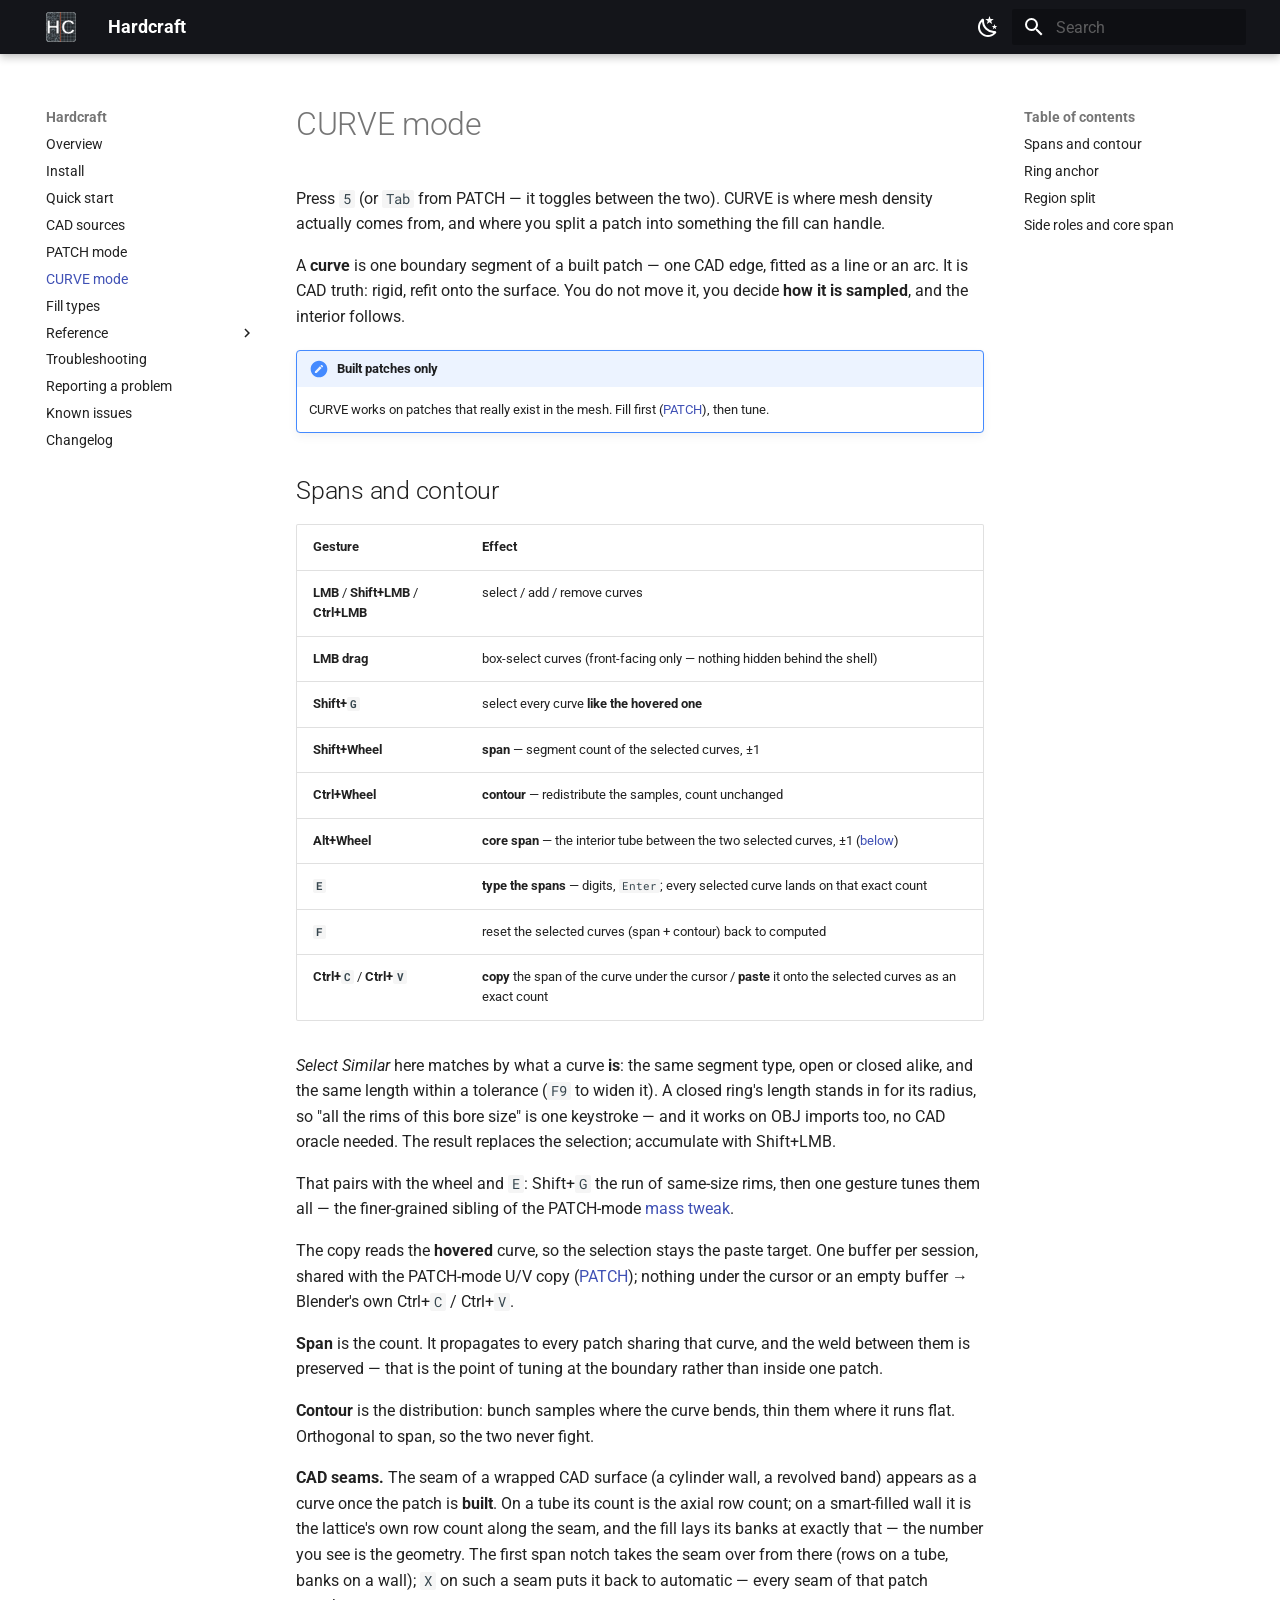
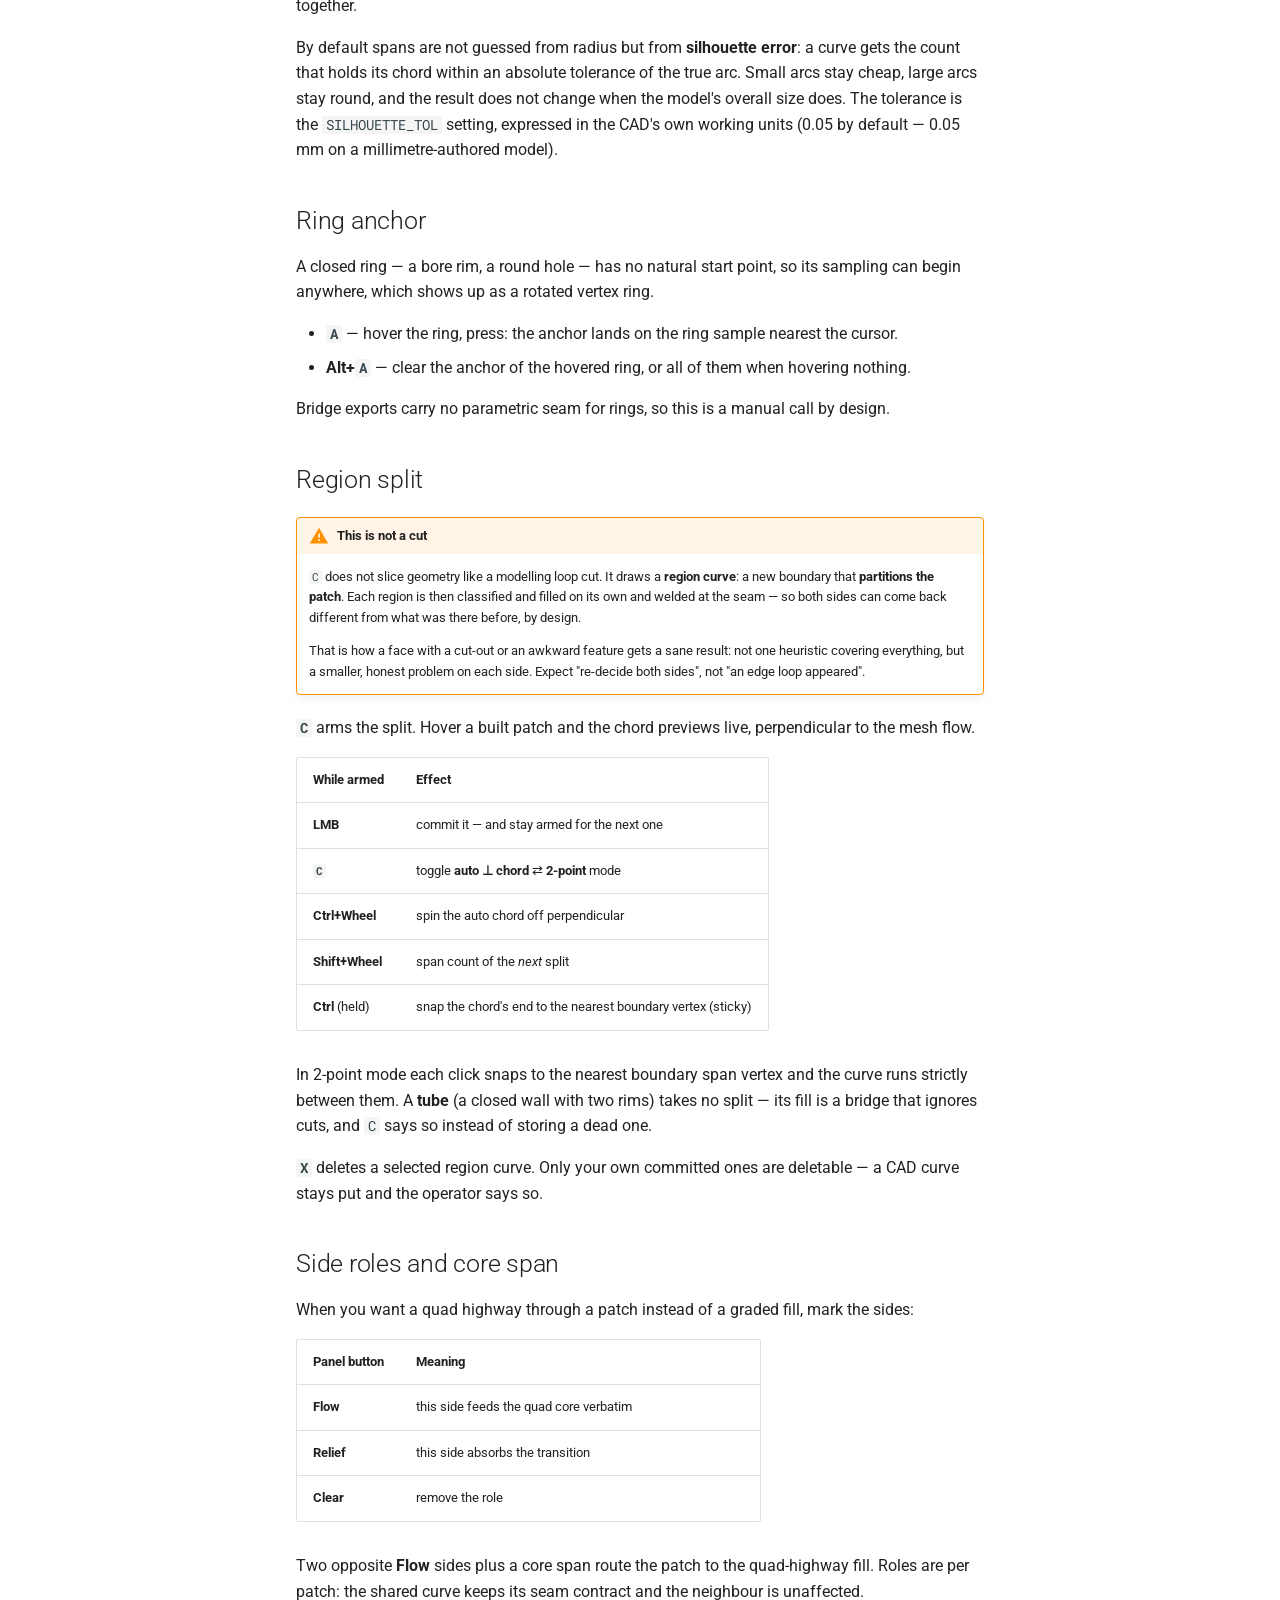
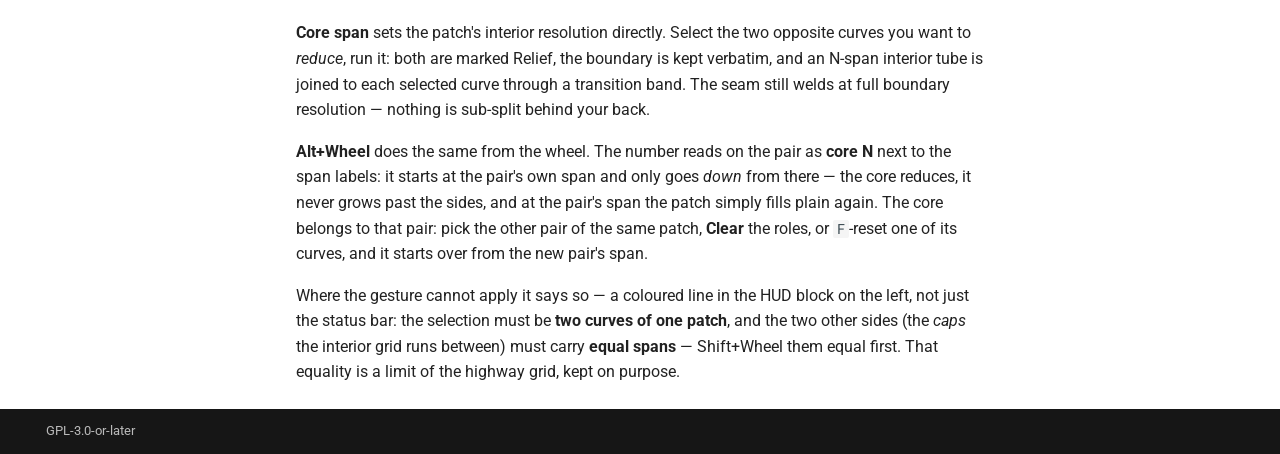
<file: curve/index.html>
<!doctype html>
<html lang="en" class="no-js">
  <head>
    
      <meta charset="utf-8">
      <meta name="viewport" content="width=device-width,initial-scale=1">
      
        <meta name="description" content="Blender add-on that turns dirty Plasticity/STEP CAD exports into clean quad/tri retopology.">
      
      
        <meta name="author" content="poloz">
      
      
        <link rel="canonical" href="https://polozad.github.io/hardcraft-docs/curve/">
      
      
        <link rel="prev" href="../patch/">
      
      
        <link rel="next" href="../fills/">
      
      
      <link rel="icon" href="../assets/hc-badge.svg">
      <meta name="generator" content="mkdocs-1.6.1, mkdocs-material-9.6.14">
    
    
      
        <title>CURVE mode - Hardcraft</title>
      
    
    
      <link rel="stylesheet" href="../assets/stylesheets/main.342714a4.min.css">
      
        
        <link rel="stylesheet" href="../assets/stylesheets/palette.06af60db.min.css">
      
      


    
    
      
    
    
      
        
        
        <link rel="preconnect" href="https://fonts.gstatic.com" crossorigin>
        <link rel="stylesheet" href="https://fonts.googleapis.com/css?family=Roboto:300,300i,400,400i,700,700i%7CRoboto+Mono:400,400i,700,700i&display=fallback">
        <style>:root{--md-text-font:"Roboto";--md-code-font:"Roboto Mono"}</style>
      
    
    
      <link rel="stylesheet" href="../stylesheets/extra.css">
    
    <script>__md_scope=new URL("..",location),__md_hash=e=>[...e].reduce(((e,_)=>(e<<5)-e+_.charCodeAt(0)),0),__md_get=(e,_=localStorage,t=__md_scope)=>JSON.parse(_.getItem(t.pathname+"."+e)),__md_set=(e,_,t=localStorage,a=__md_scope)=>{try{t.setItem(a.pathname+"."+e,JSON.stringify(_))}catch(e){}}</script>
    
      

    
    
    
  </head>
  
  
    
    
      
    
    
    
    
    <body dir="ltr" data-md-color-scheme="slate" data-md-color-primary="black" data-md-color-accent="amber">
  
    
    <input class="md-toggle" data-md-toggle="drawer" type="checkbox" id="__drawer" autocomplete="off">
    <input class="md-toggle" data-md-toggle="search" type="checkbox" id="__search" autocomplete="off">
    <label class="md-overlay" for="__drawer"></label>
    <div data-md-component="skip">
      
        
        <a href="#curve-mode" class="md-skip">
          Skip to content
        </a>
      
    </div>
    <div data-md-component="announce">
      
    </div>
    
    
      

  

<header class="md-header md-header--shadow" data-md-component="header">
  <nav class="md-header__inner md-grid" aria-label="Header">
    <a href=".." title="Hardcraft" class="md-header__button md-logo" aria-label="Hardcraft" data-md-component="logo">
      
  <img src="../assets/hc-badge.svg" alt="logo">

    </a>
    <label class="md-header__button md-icon" for="__drawer">
      
      <svg xmlns="http://www.w3.org/2000/svg" viewBox="0 0 24 24"><path d="M3 6h18v2H3zm0 5h18v2H3zm0 5h18v2H3z"/></svg>
    </label>
    <div class="md-header__title" data-md-component="header-title">
      <div class="md-header__ellipsis">
        <div class="md-header__topic">
          <span class="md-ellipsis">
            Hardcraft
          </span>
        </div>
        <div class="md-header__topic" data-md-component="header-topic">
          <span class="md-ellipsis">
            
              CURVE mode
            
          </span>
        </div>
      </div>
    </div>
    
      
        <form class="md-header__option" data-md-component="palette">
  
    
    
    
    <input class="md-option" data-md-color-media="(prefers-color-scheme: dark)" data-md-color-scheme="slate" data-md-color-primary="black" data-md-color-accent="amber"  aria-label="Light mode"  type="radio" name="__palette" id="__palette_0">
    
      <label class="md-header__button md-icon" title="Light mode" for="__palette_1" hidden>
        <svg xmlns="http://www.w3.org/2000/svg" viewBox="0 0 24 24"><path d="M12 7a5 5 0 0 1 5 5 5 5 0 0 1-5 5 5 5 0 0 1-5-5 5 5 0 0 1 5-5m0 2a3 3 0 0 0-3 3 3 3 0 0 0 3 3 3 3 0 0 0 3-3 3 3 0 0 0-3-3m0-7 2.39 3.42C13.65 5.15 12.84 5 12 5s-1.65.15-2.39.42zM3.34 7l4.16-.35A7.2 7.2 0 0 0 5.94 8.5c-.44.74-.69 1.5-.83 2.29zm.02 10 1.76-3.77a7.131 7.131 0 0 0 2.38 4.14zM20.65 7l-1.77 3.79a7.02 7.02 0 0 0-2.38-4.15zm-.01 10-4.14.36c.59-.51 1.12-1.14 1.54-1.86.42-.73.69-1.5.83-2.29zM12 22l-2.41-3.44c.74.27 1.55.44 2.41.44.82 0 1.63-.17 2.37-.44z"/></svg>
      </label>
    
  
    
    
    
    <input class="md-option" data-md-color-media="(prefers-color-scheme: light)" data-md-color-scheme="default" data-md-color-primary="black" data-md-color-accent="amber"  aria-label="Dark mode"  type="radio" name="__palette" id="__palette_1">
    
      <label class="md-header__button md-icon" title="Dark mode" for="__palette_0" hidden>
        <svg xmlns="http://www.w3.org/2000/svg" viewBox="0 0 24 24"><path d="m17.75 4.09-2.53 1.94.91 3.06-2.63-1.81-2.63 1.81.91-3.06-2.53-1.94L12.44 4l1.06-3 1.06 3zm3.5 6.91-1.64 1.25.59 1.98-1.7-1.17-1.7 1.17.59-1.98L15.75 11l2.06-.05L18.5 9l.69 1.95zm-2.28 4.95c.83-.08 1.72 1.1 1.19 1.85-.32.45-.66.87-1.08 1.27C15.17 23 8.84 23 4.94 19.07c-3.91-3.9-3.91-10.24 0-14.14.4-.4.82-.76 1.27-1.08.75-.53 1.93.36 1.85 1.19-.27 2.86.69 5.83 2.89 8.02a9.96 9.96 0 0 0 8.02 2.89m-1.64 2.02a12.08 12.08 0 0 1-7.8-3.47c-2.17-2.19-3.33-5-3.49-7.82-2.81 3.14-2.7 7.96.31 10.98 3.02 3.01 7.84 3.12 10.98.31"/></svg>
      </label>
    
  
</form>
      
    
    
      <script>var palette=__md_get("__palette");if(palette&&palette.color){if("(prefers-color-scheme)"===palette.color.media){var media=matchMedia("(prefers-color-scheme: light)"),input=document.querySelector(media.matches?"[data-md-color-media='(prefers-color-scheme: light)']":"[data-md-color-media='(prefers-color-scheme: dark)']");palette.color.media=input.getAttribute("data-md-color-media"),palette.color.scheme=input.getAttribute("data-md-color-scheme"),palette.color.primary=input.getAttribute("data-md-color-primary"),palette.color.accent=input.getAttribute("data-md-color-accent")}for(var[key,value]of Object.entries(palette.color))document.body.setAttribute("data-md-color-"+key,value)}</script>
    
    
    
      
      
        <label class="md-header__button md-icon" for="__search">
          
          <svg xmlns="http://www.w3.org/2000/svg" viewBox="0 0 24 24"><path d="M9.5 3A6.5 6.5 0 0 1 16 9.5c0 1.61-.59 3.09-1.56 4.23l.27.27h.79l5 5-1.5 1.5-5-5v-.79l-.27-.27A6.52 6.52 0 0 1 9.5 16 6.5 6.5 0 0 1 3 9.5 6.5 6.5 0 0 1 9.5 3m0 2C7 5 5 7 5 9.5S7 14 9.5 14 14 12 14 9.5 12 5 9.5 5"/></svg>
        </label>
        <div class="md-search" data-md-component="search" role="dialog">
  <label class="md-search__overlay" for="__search"></label>
  <div class="md-search__inner" role="search">
    <form class="md-search__form" name="search">
      <input type="text" class="md-search__input" name="query" aria-label="Search" placeholder="Search" autocapitalize="off" autocorrect="off" autocomplete="off" spellcheck="false" data-md-component="search-query" required>
      <label class="md-search__icon md-icon" for="__search">
        
        <svg xmlns="http://www.w3.org/2000/svg" viewBox="0 0 24 24"><path d="M9.5 3A6.5 6.5 0 0 1 16 9.5c0 1.61-.59 3.09-1.56 4.23l.27.27h.79l5 5-1.5 1.5-5-5v-.79l-.27-.27A6.52 6.52 0 0 1 9.5 16 6.5 6.5 0 0 1 3 9.5 6.5 6.5 0 0 1 9.5 3m0 2C7 5 5 7 5 9.5S7 14 9.5 14 14 12 14 9.5 12 5 9.5 5"/></svg>
        
        <svg xmlns="http://www.w3.org/2000/svg" viewBox="0 0 24 24"><path d="M20 11v2H8l5.5 5.5-1.42 1.42L4.16 12l7.92-7.92L13.5 5.5 8 11z"/></svg>
      </label>
      <nav class="md-search__options" aria-label="Search">
        
        <button type="reset" class="md-search__icon md-icon" title="Clear" aria-label="Clear" tabindex="-1">
          
          <svg xmlns="http://www.w3.org/2000/svg" viewBox="0 0 24 24"><path d="M19 6.41 17.59 5 12 10.59 6.41 5 5 6.41 10.59 12 5 17.59 6.41 19 12 13.41 17.59 19 19 17.59 13.41 12z"/></svg>
        </button>
      </nav>
      
        <div class="md-search__suggest" data-md-component="search-suggest"></div>
      
    </form>
    <div class="md-search__output">
      <div class="md-search__scrollwrap" tabindex="0" data-md-scrollfix>
        <div class="md-search-result" data-md-component="search-result">
          <div class="md-search-result__meta">
            Initializing search
          </div>
          <ol class="md-search-result__list" role="presentation"></ol>
        </div>
      </div>
    </div>
  </div>
</div>
      
    
    
  </nav>
  
</header>
    
    <div class="md-container" data-md-component="container">
      
      
        
          
        
      
      <main class="md-main" data-md-component="main">
        <div class="md-main__inner md-grid">
          
            
              
              <div class="md-sidebar md-sidebar--primary" data-md-component="sidebar" data-md-type="navigation" >
                <div class="md-sidebar__scrollwrap">
                  <div class="md-sidebar__inner">
                    



<nav class="md-nav md-nav--primary" aria-label="Navigation" data-md-level="0">
  <label class="md-nav__title" for="__drawer">
    <a href=".." title="Hardcraft" class="md-nav__button md-logo" aria-label="Hardcraft" data-md-component="logo">
      
  <img src="../assets/hc-badge.svg" alt="logo">

    </a>
    Hardcraft
  </label>
  
  <ul class="md-nav__list" data-md-scrollfix>
    
      
      
  
  
  
  
    <li class="md-nav__item">
      <a href=".." class="md-nav__link">
        
  
  
  <span class="md-ellipsis">
    Overview
    
  </span>
  

      </a>
    </li>
  

    
      
      
  
  
  
  
    <li class="md-nav__item">
      <a href="../install/" class="md-nav__link">
        
  
  
  <span class="md-ellipsis">
    Install
    
  </span>
  

      </a>
    </li>
  

    
      
      
  
  
  
  
    <li class="md-nav__item">
      <a href="../quickstart/" class="md-nav__link">
        
  
  
  <span class="md-ellipsis">
    Quick start
    
  </span>
  

      </a>
    </li>
  

    
      
      
  
  
  
  
    <li class="md-nav__item">
      <a href="../sources/" class="md-nav__link">
        
  
  
  <span class="md-ellipsis">
    CAD sources
    
  </span>
  

      </a>
    </li>
  

    
      
      
  
  
  
  
    <li class="md-nav__item">
      <a href="../patch/" class="md-nav__link">
        
  
  
  <span class="md-ellipsis">
    PATCH mode
    
  </span>
  

      </a>
    </li>
  

    
      
      
  
  
    
  
  
  
    <li class="md-nav__item md-nav__item--active">
      
      <input class="md-nav__toggle md-toggle" type="checkbox" id="__toc">
      
      
        
      
      
        <label class="md-nav__link md-nav__link--active" for="__toc">
          
  
  
  <span class="md-ellipsis">
    CURVE mode
    
  </span>
  

          <span class="md-nav__icon md-icon"></span>
        </label>
      
      <a href="./" class="md-nav__link md-nav__link--active">
        
  
  
  <span class="md-ellipsis">
    CURVE mode
    
  </span>
  

      </a>
      
        

<nav class="md-nav md-nav--secondary" aria-label="Table of contents">
  
  
  
    
  
  
    <label class="md-nav__title" for="__toc">
      <span class="md-nav__icon md-icon"></span>
      Table of contents
    </label>
    <ul class="md-nav__list" data-md-component="toc" data-md-scrollfix>
      
        <li class="md-nav__item">
  <a href="#spans-and-contour" class="md-nav__link">
    <span class="md-ellipsis">
      Spans and contour
    </span>
  </a>
  
</li>
      
        <li class="md-nav__item">
  <a href="#ring-anchor" class="md-nav__link">
    <span class="md-ellipsis">
      Ring anchor
    </span>
  </a>
  
</li>
      
        <li class="md-nav__item">
  <a href="#region-split" class="md-nav__link">
    <span class="md-ellipsis">
      Region split
    </span>
  </a>
  
</li>
      
        <li class="md-nav__item">
  <a href="#side-roles-and-core-span" class="md-nav__link">
    <span class="md-ellipsis">
      Side roles and core span
    </span>
  </a>
  
</li>
      
    </ul>
  
</nav>
      
    </li>
  

    
      
      
  
  
  
  
    <li class="md-nav__item">
      <a href="../fills/" class="md-nav__link">
        
  
  
  <span class="md-ellipsis">
    Fill types
    
  </span>
  

      </a>
    </li>
  

    
      
      
  
  
  
  
    
    
    
    
    
    <li class="md-nav__item md-nav__item--nested">
      
        
        
        <input class="md-nav__toggle md-toggle " type="checkbox" id="__nav_8" >
        
          
          <label class="md-nav__link" for="__nav_8" id="__nav_8_label" tabindex="0">
            
  
  
  <span class="md-ellipsis">
    Reference
    
  </span>
  

            <span class="md-nav__icon md-icon"></span>
          </label>
        
        <nav class="md-nav" data-md-level="1" aria-labelledby="__nav_8_label" aria-expanded="false">
          <label class="md-nav__title" for="__nav_8">
            <span class="md-nav__icon md-icon"></span>
            Reference
          </label>
          <ul class="md-nav__list" data-md-scrollfix>
            
              
                
  
  
  
  
    <li class="md-nav__item">
      <a href="../reference/keymap/" class="md-nav__link">
        
  
  
  <span class="md-ellipsis">
    Keymap
    
  </span>
  

      </a>
    </li>
  

              
            
              
                
  
  
  
  
    <li class="md-nav__item">
      <a href="../reference/settings/" class="md-nav__link">
        
  
  
  <span class="md-ellipsis">
    Settings
    
  </span>
  

      </a>
    </li>
  

              
            
          </ul>
        </nav>
      
    </li>
  

    
      
      
  
  
  
  
    <li class="md-nav__item">
      <a href="../troubleshooting/" class="md-nav__link">
        
  
  
  <span class="md-ellipsis">
    Troubleshooting
    
  </span>
  

      </a>
    </li>
  

    
      
      
  
  
  
  
    <li class="md-nav__item">
      <a href="../reporting/" class="md-nav__link">
        
  
  
  <span class="md-ellipsis">
    Reporting a problem
    
  </span>
  

      </a>
    </li>
  

    
      
      
  
  
  
  
    <li class="md-nav__item">
      <a href="../known-issues/" class="md-nav__link">
        
  
  
  <span class="md-ellipsis">
    Known issues
    
  </span>
  

      </a>
    </li>
  

    
      
      
  
  
  
  
    <li class="md-nav__item">
      <a href="../changelog/" class="md-nav__link">
        
  
  
  <span class="md-ellipsis">
    Changelog
    
  </span>
  

      </a>
    </li>
  

    
  </ul>
</nav>
                  </div>
                </div>
              </div>
            
            
              
              <div class="md-sidebar md-sidebar--secondary" data-md-component="sidebar" data-md-type="toc" >
                <div class="md-sidebar__scrollwrap">
                  <div class="md-sidebar__inner">
                    

<nav class="md-nav md-nav--secondary" aria-label="Table of contents">
  
  
  
    
  
  
    <label class="md-nav__title" for="__toc">
      <span class="md-nav__icon md-icon"></span>
      Table of contents
    </label>
    <ul class="md-nav__list" data-md-component="toc" data-md-scrollfix>
      
        <li class="md-nav__item">
  <a href="#spans-and-contour" class="md-nav__link">
    <span class="md-ellipsis">
      Spans and contour
    </span>
  </a>
  
</li>
      
        <li class="md-nav__item">
  <a href="#ring-anchor" class="md-nav__link">
    <span class="md-ellipsis">
      Ring anchor
    </span>
  </a>
  
</li>
      
        <li class="md-nav__item">
  <a href="#region-split" class="md-nav__link">
    <span class="md-ellipsis">
      Region split
    </span>
  </a>
  
</li>
      
        <li class="md-nav__item">
  <a href="#side-roles-and-core-span" class="md-nav__link">
    <span class="md-ellipsis">
      Side roles and core span
    </span>
  </a>
  
</li>
      
    </ul>
  
</nav>
                  </div>
                </div>
              </div>
            
          
          
            <div class="md-content" data-md-component="content">
              <article class="md-content__inner md-typeset">
                
                  



<h1 id="curve-mode">CURVE mode<a class="headerlink" href="#curve-mode" title="Permanent link">&para;</a></h1>
<p>Press <code>5</code> (or <code>Tab</code> from PATCH — it toggles between the two). CURVE is where
mesh density actually comes from, and where you split a patch into something
the fill can handle.</p>
<p>A <strong>curve</strong> is one boundary segment of a built patch — one CAD edge, fitted as a
line or an arc. It is CAD truth: rigid, refit onto the surface. You do not move
it, you decide <strong>how it is sampled</strong>, and the interior follows.</p>
<div class="admonition note">
<p class="admonition-title">Built patches only</p>
<p>CURVE works on patches that really exist in the mesh. Fill first
(<a href="../patch/">PATCH</a>), then tune.</p>
</div>
<h2 id="spans-and-contour">Spans and contour<a class="headerlink" href="#spans-and-contour" title="Permanent link">&para;</a></h2>
<table>
<thead>
<tr>
<th>Gesture</th>
<th>Effect</th>
</tr>
</thead>
<tbody>
<tr>
<td><strong>LMB</strong> / <strong>Shift+LMB</strong> / <strong>Ctrl+LMB</strong></td>
<td>select / add / remove curves</td>
</tr>
<tr>
<td><strong>LMB drag</strong></td>
<td>box-select curves (front-facing only — nothing hidden behind the shell)</td>
</tr>
<tr>
<td><strong>Shift+<code>G</code></strong></td>
<td>select every curve <strong>like the hovered one</strong></td>
</tr>
<tr>
<td><strong>Shift+Wheel</strong></td>
<td><strong>span</strong> — segment count of the selected curves, ±1</td>
</tr>
<tr>
<td><strong>Ctrl+Wheel</strong></td>
<td><strong>contour</strong> — redistribute the samples, count unchanged</td>
</tr>
<tr>
<td><strong>Alt+Wheel</strong></td>
<td><strong>core span</strong> — the interior tube between the two selected curves, ±1 (<a href="#side-roles-and-core-span">below</a>)</td>
</tr>
<tr>
<td><strong><code>E</code></strong></td>
<td><strong>type the spans</strong> — digits, <code>Enter</code>; every selected curve lands on that exact count</td>
</tr>
<tr>
<td><strong><code>F</code></strong></td>
<td>reset the selected curves (span + contour) back to computed</td>
</tr>
<tr>
<td><strong>Ctrl+<code>C</code></strong> / <strong>Ctrl+<code>V</code></strong></td>
<td><strong>copy</strong> the span of the curve under the cursor / <strong>paste</strong> it onto the selected curves as an exact count</td>
</tr>
</tbody>
</table>
<p><em>Select Similar</em> here matches by what a curve <strong>is</strong>: the same segment type,
open or closed alike, and the same length within a tolerance (<code>F9</code> to widen
it). A closed ring's length stands in for its radius, so "all the rims of this
bore size" is one keystroke — and it works on OBJ imports too, no CAD oracle
needed. The result replaces the selection; accumulate with Shift+LMB.</p>
<p>That pairs with the wheel and <code>E</code>: Shift+<code>G</code> the run of same-size rims, then
one gesture tunes them all — the finer-grained sibling of the PATCH-mode
<a href="../patch/#spans-across-a-multi-selection">mass tweak</a>.</p>
<p>The copy reads the <strong>hovered</strong> curve, so the selection stays the paste target.
One buffer per session, shared with the PATCH-mode U/V copy
(<a href="../patch/#spans-across-a-multi-selection">PATCH</a>); nothing under the cursor
or an empty buffer → Blender's own Ctrl+<code>C</code> / Ctrl+<code>V</code>.</p>
<p><strong>Span</strong> is the count. It propagates to every patch sharing that curve, and the
weld between them is preserved — that is the point of tuning at the boundary
rather than inside one patch.</p>
<p><strong>Contour</strong> is the distribution: bunch samples where the curve bends, thin them
where it runs flat. Orthogonal to span, so the two never fight.</p>
<p><strong>CAD seams.</strong> The seam of a wrapped CAD surface (a cylinder wall, a revolved
band) appears as a curve once the patch is <strong>built</strong>. On a tube its count is
the axial row count; on a smart-filled wall it is the lattice's own row count
along the seam, and the fill lays its banks at exactly that — the number you
see is the geometry. The first span notch takes the seam over from there
(rows on a tube, banks on a wall); <code>X</code> on such a seam puts it back to
automatic — every seam of that patch together.</p>
<p>By default spans are not guessed from radius but from <strong>silhouette error</strong>: a
curve gets the count that holds its chord within an absolute tolerance of the
true arc. Small arcs stay cheap, large arcs stay round, and the result does not
change when the model's overall size does. The tolerance is the
<code>SILHOUETTE_TOL</code> setting, expressed in the CAD's own working units (0.05 by
default — 0.05 mm on a millimetre-authored model).</p>
<h2 id="ring-anchor">Ring anchor<a class="headerlink" href="#ring-anchor" title="Permanent link">&para;</a></h2>
<p>A closed ring — a bore rim, a round hole — has no natural start point, so its
sampling can begin anywhere, which shows up as a rotated vertex ring.</p>
<ul>
<li><strong><code>A</code></strong> — hover the ring, press: the anchor lands on the ring sample nearest
  the cursor.</li>
<li><strong>Alt+<code>A</code></strong> — clear the anchor of the hovered ring, or all of them when
  hovering nothing.</li>
</ul>
<p>Bridge exports carry no parametric seam for rings, so this is a manual call by
design.</p>
<h2 id="region-split">Region split<a class="headerlink" href="#region-split" title="Permanent link">&para;</a></h2>
<div class="admonition warning">
<p class="admonition-title">This is not a cut</p>
<p><code>C</code> does not slice geometry like a modelling loop cut. It draws a <strong>region
curve</strong>: a new boundary that <strong>partitions the patch</strong>. Each region is then
classified and filled on its own and welded at the seam — so both sides can
come back different from what was there before, by design.</p>
<p>That is how a face with a cut-out or an awkward feature gets a sane result:
not one heuristic covering everything, but a smaller, honest problem on each
side. Expect "re-decide both sides", not "an edge loop appeared".</p>
</div>
<p><strong><code>C</code></strong> arms the split. Hover a built patch and the chord previews live,
perpendicular to the mesh flow.</p>
<table>
<thead>
<tr>
<th>While armed</th>
<th>Effect</th>
</tr>
</thead>
<tbody>
<tr>
<td><strong>LMB</strong></td>
<td>commit it — and stay armed for the next one</td>
</tr>
<tr>
<td><strong><code>C</code></strong></td>
<td>toggle <strong>auto ⊥ chord</strong> ⇄ <strong>2-point</strong> mode</td>
</tr>
<tr>
<td><strong>Ctrl+Wheel</strong></td>
<td>spin the auto chord off perpendicular</td>
</tr>
<tr>
<td><strong>Shift+Wheel</strong></td>
<td>span count of the <em>next</em> split</td>
</tr>
<tr>
<td><strong>Ctrl</strong> (held)</td>
<td>snap the chord's end to the nearest boundary vertex (sticky)</td>
</tr>
</tbody>
</table>
<p>In 2-point mode each click snaps to the nearest boundary span vertex and the curve
runs strictly between them. A <strong>tube</strong> (a closed wall with two rims) takes no
split — its fill is a bridge that ignores cuts, and <code>C</code> says so instead of
storing a dead one.</p>
<p><strong><code>X</code></strong> deletes a selected region curve. Only your own committed ones are
deletable — a CAD curve stays put and the operator says so.</p>
<h2 id="side-roles-and-core-span">Side roles and core span<a class="headerlink" href="#side-roles-and-core-span" title="Permanent link">&para;</a></h2>
<p>When you want a quad highway through a patch instead of a graded fill, mark the
sides:</p>
<table>
<thead>
<tr>
<th>Panel button</th>
<th>Meaning</th>
</tr>
</thead>
<tbody>
<tr>
<td><strong>Flow</strong></td>
<td>this side feeds the quad core verbatim</td>
</tr>
<tr>
<td><strong>Relief</strong></td>
<td>this side absorbs the transition</td>
</tr>
<tr>
<td><strong>Clear</strong></td>
<td>remove the role</td>
</tr>
</tbody>
</table>
<p>Two opposite <strong>Flow</strong> sides plus a core span route the patch to the quad-highway
fill. Roles are per patch: the shared curve keeps its seam contract and the
neighbour is unaffected.</p>
<p><strong>Core span</strong> sets the patch's interior resolution directly. Select the two
opposite curves you want to <em>reduce</em>, run it: both are marked Relief, the
boundary is kept verbatim, and an N-span interior tube is joined to each selected
curve through a transition band. The seam still welds at full boundary
resolution — nothing is sub-split behind your back.</p>
<p><strong>Alt+Wheel</strong> does the same from the wheel. The number reads on the pair as
<strong>core N</strong> next to the span labels: it starts at the pair's own span and only
goes <em>down</em> from there — the core reduces, it never grows past the sides, and at
the pair's span the patch simply fills plain again. The core belongs to that
pair: pick the other pair of the same patch, <strong>Clear</strong> the roles, or <code>F</code>-reset
one of its curves, and it starts over from the new pair's span.</p>
<p>Where the gesture cannot apply it says so — a coloured line in the HUD block on
the left, not just the status bar: the selection must be <strong>two curves of one
patch</strong>, and the two other sides (the <em>caps</em> the interior grid runs between)
must carry <strong>equal spans</strong> — Shift+Wheel them equal first. That equality is a
limit of the highway grid, kept on purpose.</p>












                
              </article>
            </div>
          
          
<script>var target=document.getElementById(location.hash.slice(1));target&&target.name&&(target.checked=target.name.startsWith("__tabbed_"))</script>
        </div>
        
          <button type="button" class="md-top md-icon" data-md-component="top" hidden>
  
  <svg xmlns="http://www.w3.org/2000/svg" viewBox="0 0 24 24"><path d="M13 20h-2V8l-5.5 5.5-1.42-1.42L12 4.16l7.92 7.92-1.42 1.42L13 8z"/></svg>
  Back to top
</button>
        
      </main>
      
        <footer class="md-footer">
  
  <div class="md-footer-meta md-typeset">
    <div class="md-footer-meta__inner md-grid">
      <div class="md-copyright">
  
    <div class="md-copyright__highlight">
      GPL-3.0-or-later
    </div>
  
  
</div>
      
    </div>
  </div>
</footer>
      
    </div>
    <div class="md-dialog" data-md-component="dialog">
      <div class="md-dialog__inner md-typeset"></div>
    </div>
    
    
    
      
      <script id="__config" type="application/json">{"base": "..", "features": ["navigation.instant", "navigation.top", "navigation.tracking", "toc.follow", "content.code.copy", "search.suggest"], "search": "../assets/javascripts/workers/search.d50fe291.min.js", "tags": null, "translations": {"clipboard.copied": "Copied to clipboard", "clipboard.copy": "Copy to clipboard", "search.result.more.one": "1 more on this page", "search.result.more.other": "# more on this page", "search.result.none": "No matching documents", "search.result.one": "1 matching document", "search.result.other": "# matching documents", "search.result.placeholder": "Type to start searching", "search.result.term.missing": "Missing", "select.version": "Select version"}, "version": null}</script>
    
    
      <script src="../assets/javascripts/bundle.13a4f30d.min.js"></script>
      
    
  </body>
</html>
</file>
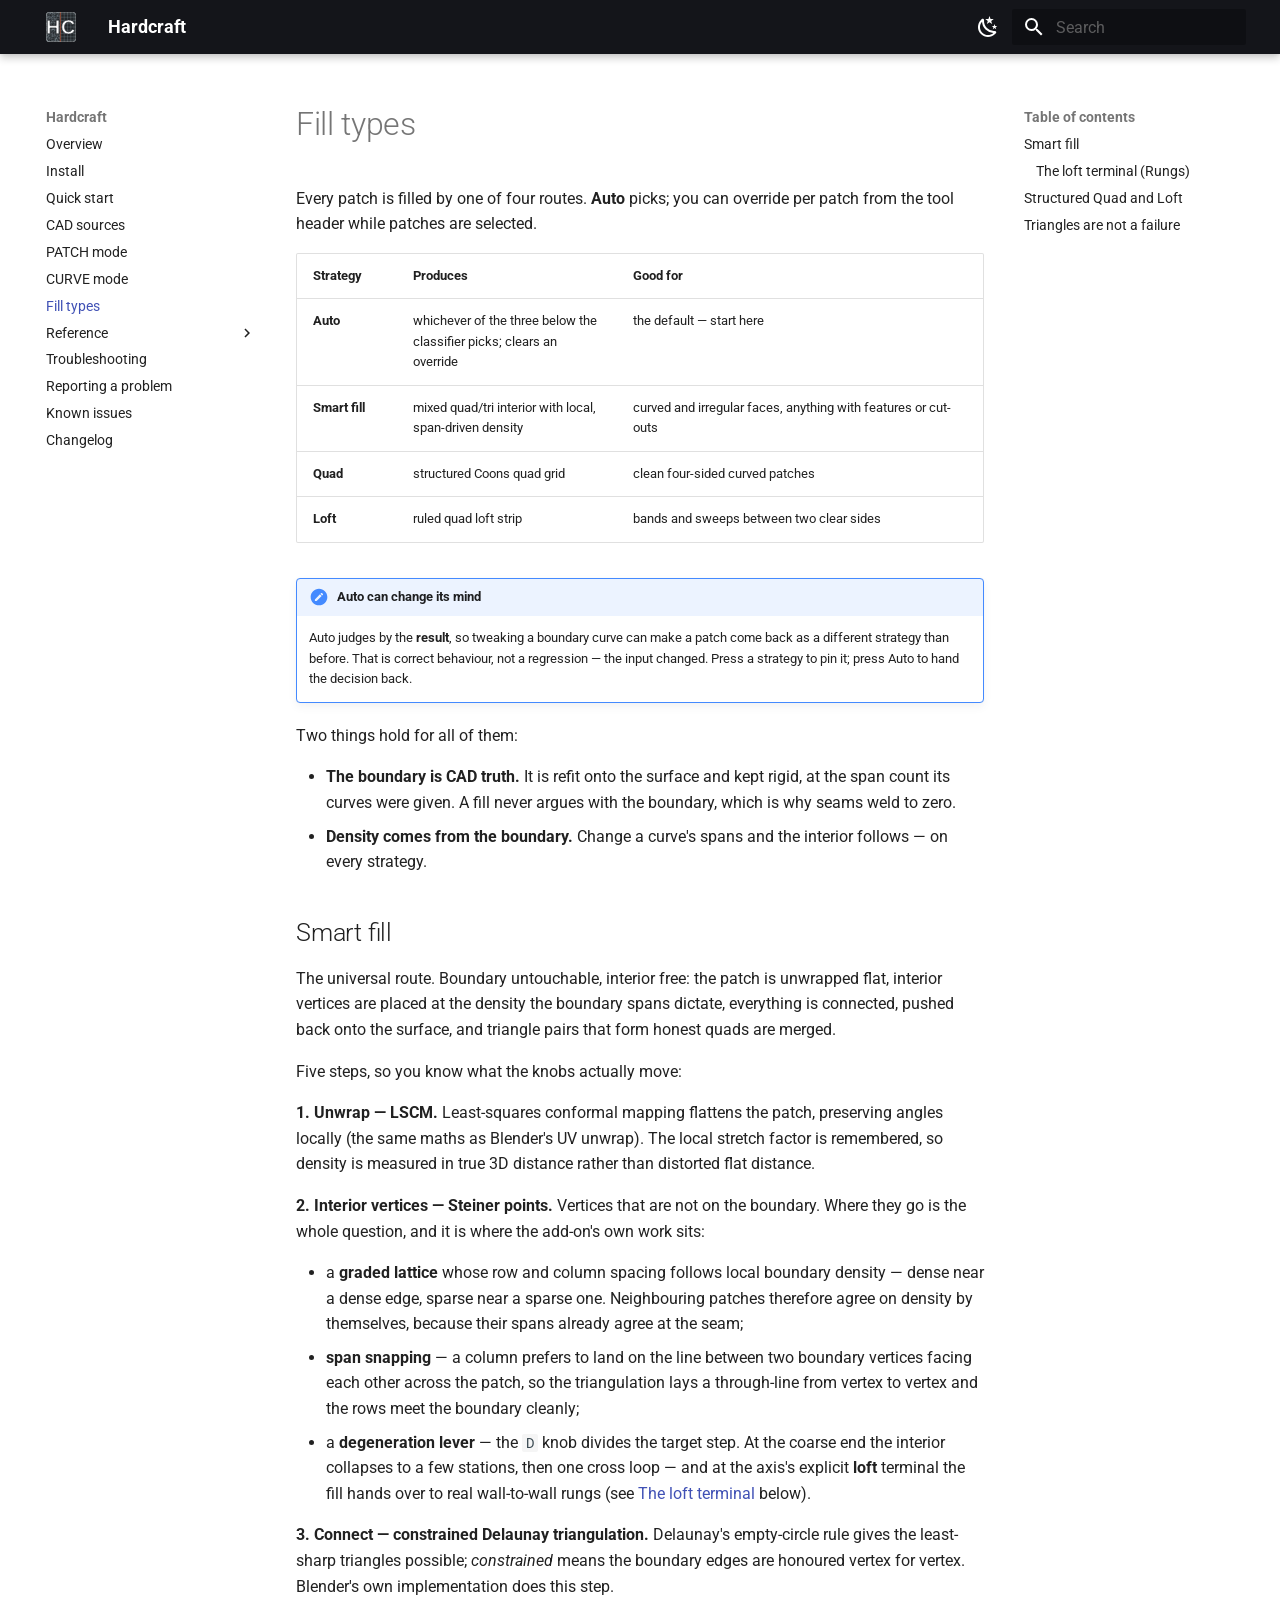
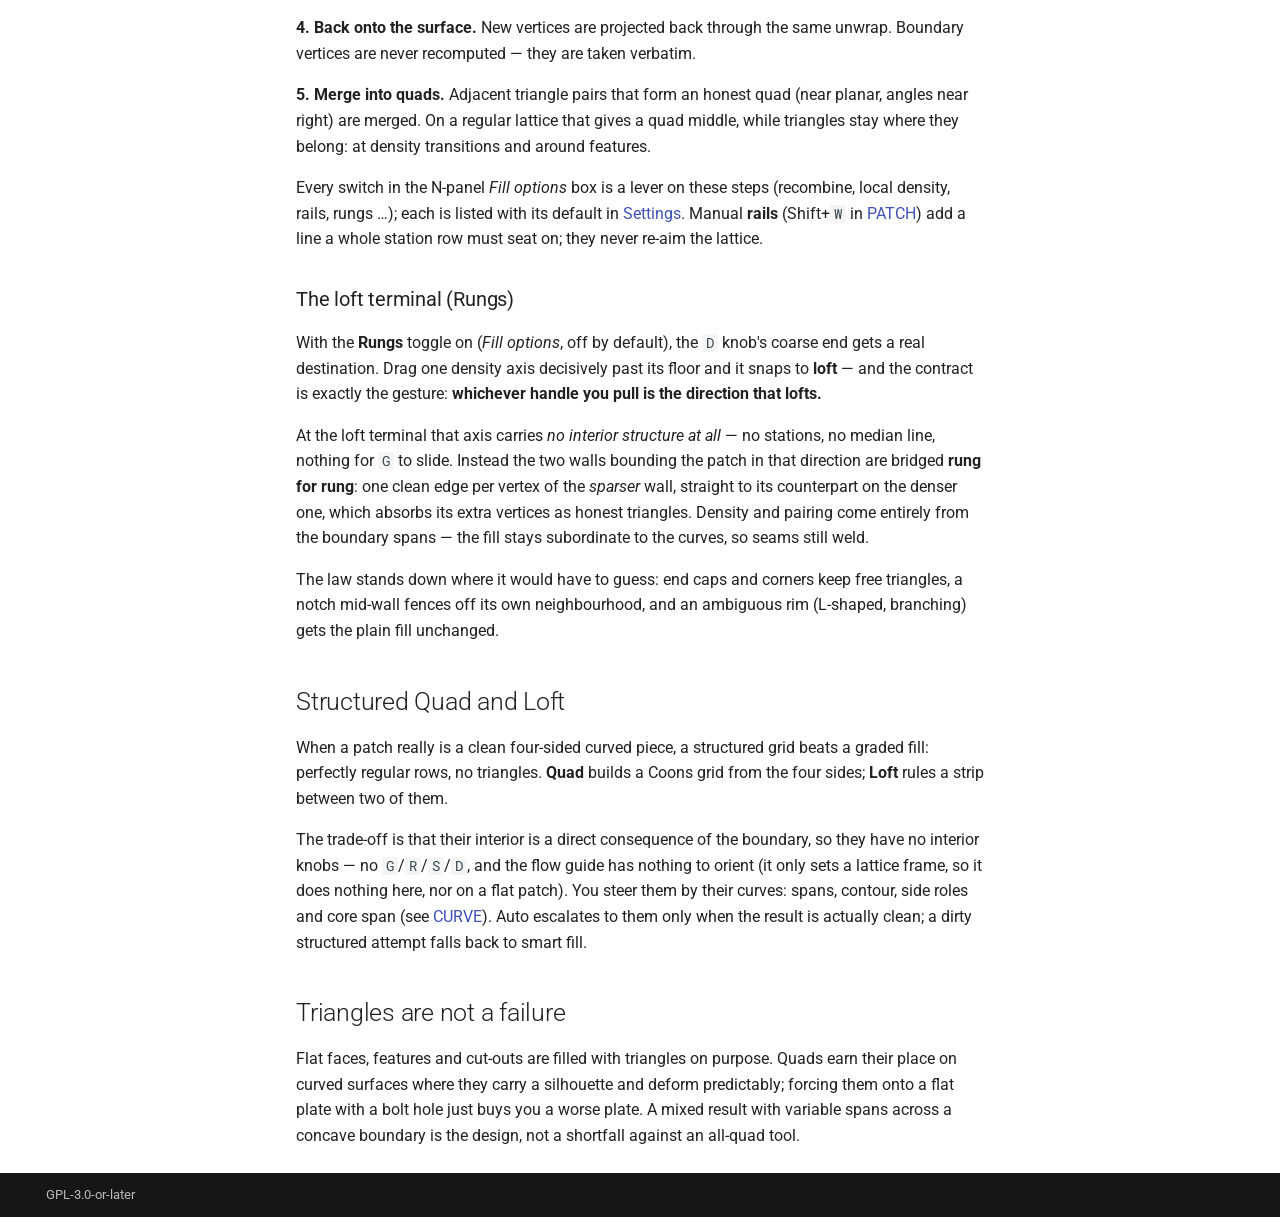
<file: fills/index.html>
<!doctype html>
<html lang="en" class="no-js">
  <head>
    
      <meta charset="utf-8">
      <meta name="viewport" content="width=device-width,initial-scale=1">
      
        <meta name="description" content="Blender add-on that turns dirty Plasticity/STEP CAD exports into clean quad/tri retopology.">
      
      
        <meta name="author" content="poloz">
      
      
        <link rel="canonical" href="https://polozad.github.io/hardcraft-docs/fills/">
      
      
        <link rel="prev" href="../curve/">
      
      
        <link rel="next" href="../reference/keymap/">
      
      
      <link rel="icon" href="../assets/hc-badge.svg">
      <meta name="generator" content="mkdocs-1.6.1, mkdocs-material-9.6.14">
    
    
      
        <title>Fill types - Hardcraft</title>
      
    
    
      <link rel="stylesheet" href="../assets/stylesheets/main.342714a4.min.css">
      
        
        <link rel="stylesheet" href="../assets/stylesheets/palette.06af60db.min.css">
      
      


    
    
      
    
    
      
        
        
        <link rel="preconnect" href="https://fonts.gstatic.com" crossorigin>
        <link rel="stylesheet" href="https://fonts.googleapis.com/css?family=Roboto:300,300i,400,400i,700,700i%7CRoboto+Mono:400,400i,700,700i&display=fallback">
        <style>:root{--md-text-font:"Roboto";--md-code-font:"Roboto Mono"}</style>
      
    
    
      <link rel="stylesheet" href="../stylesheets/extra.css">
    
    <script>__md_scope=new URL("..",location),__md_hash=e=>[...e].reduce(((e,_)=>(e<<5)-e+_.charCodeAt(0)),0),__md_get=(e,_=localStorage,t=__md_scope)=>JSON.parse(_.getItem(t.pathname+"."+e)),__md_set=(e,_,t=localStorage,a=__md_scope)=>{try{t.setItem(a.pathname+"."+e,JSON.stringify(_))}catch(e){}}</script>
    
      

    
    
    
  </head>
  
  
    
    
      
    
    
    
    
    <body dir="ltr" data-md-color-scheme="slate" data-md-color-primary="black" data-md-color-accent="amber">
  
    
    <input class="md-toggle" data-md-toggle="drawer" type="checkbox" id="__drawer" autocomplete="off">
    <input class="md-toggle" data-md-toggle="search" type="checkbox" id="__search" autocomplete="off">
    <label class="md-overlay" for="__drawer"></label>
    <div data-md-component="skip">
      
        
        <a href="#fill-types" class="md-skip">
          Skip to content
        </a>
      
    </div>
    <div data-md-component="announce">
      
    </div>
    
    
      

  

<header class="md-header md-header--shadow" data-md-component="header">
  <nav class="md-header__inner md-grid" aria-label="Header">
    <a href=".." title="Hardcraft" class="md-header__button md-logo" aria-label="Hardcraft" data-md-component="logo">
      
  <img src="../assets/hc-badge.svg" alt="logo">

    </a>
    <label class="md-header__button md-icon" for="__drawer">
      
      <svg xmlns="http://www.w3.org/2000/svg" viewBox="0 0 24 24"><path d="M3 6h18v2H3zm0 5h18v2H3zm0 5h18v2H3z"/></svg>
    </label>
    <div class="md-header__title" data-md-component="header-title">
      <div class="md-header__ellipsis">
        <div class="md-header__topic">
          <span class="md-ellipsis">
            Hardcraft
          </span>
        </div>
        <div class="md-header__topic" data-md-component="header-topic">
          <span class="md-ellipsis">
            
              Fill types
            
          </span>
        </div>
      </div>
    </div>
    
      
        <form class="md-header__option" data-md-component="palette">
  
    
    
    
    <input class="md-option" data-md-color-media="(prefers-color-scheme: dark)" data-md-color-scheme="slate" data-md-color-primary="black" data-md-color-accent="amber"  aria-label="Light mode"  type="radio" name="__palette" id="__palette_0">
    
      <label class="md-header__button md-icon" title="Light mode" for="__palette_1" hidden>
        <svg xmlns="http://www.w3.org/2000/svg" viewBox="0 0 24 24"><path d="M12 7a5 5 0 0 1 5 5 5 5 0 0 1-5 5 5 5 0 0 1-5-5 5 5 0 0 1 5-5m0 2a3 3 0 0 0-3 3 3 3 0 0 0 3 3 3 3 0 0 0 3-3 3 3 0 0 0-3-3m0-7 2.39 3.42C13.65 5.15 12.84 5 12 5s-1.65.15-2.39.42zM3.34 7l4.16-.35A7.2 7.2 0 0 0 5.94 8.5c-.44.74-.69 1.5-.83 2.29zm.02 10 1.76-3.77a7.131 7.131 0 0 0 2.38 4.14zM20.65 7l-1.77 3.79a7.02 7.02 0 0 0-2.38-4.15zm-.01 10-4.14.36c.59-.51 1.12-1.14 1.54-1.86.42-.73.69-1.5.83-2.29zM12 22l-2.41-3.44c.74.27 1.55.44 2.41.44.82 0 1.63-.17 2.37-.44z"/></svg>
      </label>
    
  
    
    
    
    <input class="md-option" data-md-color-media="(prefers-color-scheme: light)" data-md-color-scheme="default" data-md-color-primary="black" data-md-color-accent="amber"  aria-label="Dark mode"  type="radio" name="__palette" id="__palette_1">
    
      <label class="md-header__button md-icon" title="Dark mode" for="__palette_0" hidden>
        <svg xmlns="http://www.w3.org/2000/svg" viewBox="0 0 24 24"><path d="m17.75 4.09-2.53 1.94.91 3.06-2.63-1.81-2.63 1.81.91-3.06-2.53-1.94L12.44 4l1.06-3 1.06 3zm3.5 6.91-1.64 1.25.59 1.98-1.7-1.17-1.7 1.17.59-1.98L15.75 11l2.06-.05L18.5 9l.69 1.95zm-2.28 4.95c.83-.08 1.72 1.1 1.19 1.85-.32.45-.66.87-1.08 1.27C15.17 23 8.84 23 4.94 19.07c-3.91-3.9-3.91-10.24 0-14.14.4-.4.82-.76 1.27-1.08.75-.53 1.93.36 1.85 1.19-.27 2.86.69 5.83 2.89 8.02a9.96 9.96 0 0 0 8.02 2.89m-1.64 2.02a12.08 12.08 0 0 1-7.8-3.47c-2.17-2.19-3.33-5-3.49-7.82-2.81 3.14-2.7 7.96.31 10.98 3.02 3.01 7.84 3.12 10.98.31"/></svg>
      </label>
    
  
</form>
      
    
    
      <script>var palette=__md_get("__palette");if(palette&&palette.color){if("(prefers-color-scheme)"===palette.color.media){var media=matchMedia("(prefers-color-scheme: light)"),input=document.querySelector(media.matches?"[data-md-color-media='(prefers-color-scheme: light)']":"[data-md-color-media='(prefers-color-scheme: dark)']");palette.color.media=input.getAttribute("data-md-color-media"),palette.color.scheme=input.getAttribute("data-md-color-scheme"),palette.color.primary=input.getAttribute("data-md-color-primary"),palette.color.accent=input.getAttribute("data-md-color-accent")}for(var[key,value]of Object.entries(palette.color))document.body.setAttribute("data-md-color-"+key,value)}</script>
    
    
    
      
      
        <label class="md-header__button md-icon" for="__search">
          
          <svg xmlns="http://www.w3.org/2000/svg" viewBox="0 0 24 24"><path d="M9.5 3A6.5 6.5 0 0 1 16 9.5c0 1.61-.59 3.09-1.56 4.23l.27.27h.79l5 5-1.5 1.5-5-5v-.79l-.27-.27A6.52 6.52 0 0 1 9.5 16 6.5 6.5 0 0 1 3 9.5 6.5 6.5 0 0 1 9.5 3m0 2C7 5 5 7 5 9.5S7 14 9.5 14 14 12 14 9.5 12 5 9.5 5"/></svg>
        </label>
        <div class="md-search" data-md-component="search" role="dialog">
  <label class="md-search__overlay" for="__search"></label>
  <div class="md-search__inner" role="search">
    <form class="md-search__form" name="search">
      <input type="text" class="md-search__input" name="query" aria-label="Search" placeholder="Search" autocapitalize="off" autocorrect="off" autocomplete="off" spellcheck="false" data-md-component="search-query" required>
      <label class="md-search__icon md-icon" for="__search">
        
        <svg xmlns="http://www.w3.org/2000/svg" viewBox="0 0 24 24"><path d="M9.5 3A6.5 6.5 0 0 1 16 9.5c0 1.61-.59 3.09-1.56 4.23l.27.27h.79l5 5-1.5 1.5-5-5v-.79l-.27-.27A6.52 6.52 0 0 1 9.5 16 6.5 6.5 0 0 1 3 9.5 6.5 6.5 0 0 1 9.5 3m0 2C7 5 5 7 5 9.5S7 14 9.5 14 14 12 14 9.5 12 5 9.5 5"/></svg>
        
        <svg xmlns="http://www.w3.org/2000/svg" viewBox="0 0 24 24"><path d="M20 11v2H8l5.5 5.5-1.42 1.42L4.16 12l7.92-7.92L13.5 5.5 8 11z"/></svg>
      </label>
      <nav class="md-search__options" aria-label="Search">
        
        <button type="reset" class="md-search__icon md-icon" title="Clear" aria-label="Clear" tabindex="-1">
          
          <svg xmlns="http://www.w3.org/2000/svg" viewBox="0 0 24 24"><path d="M19 6.41 17.59 5 12 10.59 6.41 5 5 6.41 10.59 12 5 17.59 6.41 19 12 13.41 17.59 19 19 17.59 13.41 12z"/></svg>
        </button>
      </nav>
      
        <div class="md-search__suggest" data-md-component="search-suggest"></div>
      
    </form>
    <div class="md-search__output">
      <div class="md-search__scrollwrap" tabindex="0" data-md-scrollfix>
        <div class="md-search-result" data-md-component="search-result">
          <div class="md-search-result__meta">
            Initializing search
          </div>
          <ol class="md-search-result__list" role="presentation"></ol>
        </div>
      </div>
    </div>
  </div>
</div>
      
    
    
  </nav>
  
</header>
    
    <div class="md-container" data-md-component="container">
      
      
        
          
        
      
      <main class="md-main" data-md-component="main">
        <div class="md-main__inner md-grid">
          
            
              
              <div class="md-sidebar md-sidebar--primary" data-md-component="sidebar" data-md-type="navigation" >
                <div class="md-sidebar__scrollwrap">
                  <div class="md-sidebar__inner">
                    



<nav class="md-nav md-nav--primary" aria-label="Navigation" data-md-level="0">
  <label class="md-nav__title" for="__drawer">
    <a href=".." title="Hardcraft" class="md-nav__button md-logo" aria-label="Hardcraft" data-md-component="logo">
      
  <img src="../assets/hc-badge.svg" alt="logo">

    </a>
    Hardcraft
  </label>
  
  <ul class="md-nav__list" data-md-scrollfix>
    
      
      
  
  
  
  
    <li class="md-nav__item">
      <a href=".." class="md-nav__link">
        
  
  
  <span class="md-ellipsis">
    Overview
    
  </span>
  

      </a>
    </li>
  

    
      
      
  
  
  
  
    <li class="md-nav__item">
      <a href="../install/" class="md-nav__link">
        
  
  
  <span class="md-ellipsis">
    Install
    
  </span>
  

      </a>
    </li>
  

    
      
      
  
  
  
  
    <li class="md-nav__item">
      <a href="../quickstart/" class="md-nav__link">
        
  
  
  <span class="md-ellipsis">
    Quick start
    
  </span>
  

      </a>
    </li>
  

    
      
      
  
  
  
  
    <li class="md-nav__item">
      <a href="../sources/" class="md-nav__link">
        
  
  
  <span class="md-ellipsis">
    CAD sources
    
  </span>
  

      </a>
    </li>
  

    
      
      
  
  
  
  
    <li class="md-nav__item">
      <a href="../patch/" class="md-nav__link">
        
  
  
  <span class="md-ellipsis">
    PATCH mode
    
  </span>
  

      </a>
    </li>
  

    
      
      
  
  
  
  
    <li class="md-nav__item">
      <a href="../curve/" class="md-nav__link">
        
  
  
  <span class="md-ellipsis">
    CURVE mode
    
  </span>
  

      </a>
    </li>
  

    
      
      
  
  
    
  
  
  
    <li class="md-nav__item md-nav__item--active">
      
      <input class="md-nav__toggle md-toggle" type="checkbox" id="__toc">
      
      
        
      
      
        <label class="md-nav__link md-nav__link--active" for="__toc">
          
  
  
  <span class="md-ellipsis">
    Fill types
    
  </span>
  

          <span class="md-nav__icon md-icon"></span>
        </label>
      
      <a href="./" class="md-nav__link md-nav__link--active">
        
  
  
  <span class="md-ellipsis">
    Fill types
    
  </span>
  

      </a>
      
        

<nav class="md-nav md-nav--secondary" aria-label="Table of contents">
  
  
  
    
  
  
    <label class="md-nav__title" for="__toc">
      <span class="md-nav__icon md-icon"></span>
      Table of contents
    </label>
    <ul class="md-nav__list" data-md-component="toc" data-md-scrollfix>
      
        <li class="md-nav__item">
  <a href="#smart-fill" class="md-nav__link">
    <span class="md-ellipsis">
      Smart fill
    </span>
  </a>
  
    <nav class="md-nav" aria-label="Smart fill">
      <ul class="md-nav__list">
        
          <li class="md-nav__item">
  <a href="#the-loft-terminal-rungs" class="md-nav__link">
    <span class="md-ellipsis">
      The loft terminal (Rungs)
    </span>
  </a>
  
</li>
        
      </ul>
    </nav>
  
</li>
      
        <li class="md-nav__item">
  <a href="#structured-quad-and-loft" class="md-nav__link">
    <span class="md-ellipsis">
      Structured Quad and Loft
    </span>
  </a>
  
</li>
      
        <li class="md-nav__item">
  <a href="#triangles-are-not-a-failure" class="md-nav__link">
    <span class="md-ellipsis">
      Triangles are not a failure
    </span>
  </a>
  
</li>
      
    </ul>
  
</nav>
      
    </li>
  

    
      
      
  
  
  
  
    
    
    
    
    
    <li class="md-nav__item md-nav__item--nested">
      
        
        
        <input class="md-nav__toggle md-toggle " type="checkbox" id="__nav_8" >
        
          
          <label class="md-nav__link" for="__nav_8" id="__nav_8_label" tabindex="0">
            
  
  
  <span class="md-ellipsis">
    Reference
    
  </span>
  

            <span class="md-nav__icon md-icon"></span>
          </label>
        
        <nav class="md-nav" data-md-level="1" aria-labelledby="__nav_8_label" aria-expanded="false">
          <label class="md-nav__title" for="__nav_8">
            <span class="md-nav__icon md-icon"></span>
            Reference
          </label>
          <ul class="md-nav__list" data-md-scrollfix>
            
              
                
  
  
  
  
    <li class="md-nav__item">
      <a href="../reference/keymap/" class="md-nav__link">
        
  
  
  <span class="md-ellipsis">
    Keymap
    
  </span>
  

      </a>
    </li>
  

              
            
              
                
  
  
  
  
    <li class="md-nav__item">
      <a href="../reference/settings/" class="md-nav__link">
        
  
  
  <span class="md-ellipsis">
    Settings
    
  </span>
  

      </a>
    </li>
  

              
            
          </ul>
        </nav>
      
    </li>
  

    
      
      
  
  
  
  
    <li class="md-nav__item">
      <a href="../troubleshooting/" class="md-nav__link">
        
  
  
  <span class="md-ellipsis">
    Troubleshooting
    
  </span>
  

      </a>
    </li>
  

    
      
      
  
  
  
  
    <li class="md-nav__item">
      <a href="../reporting/" class="md-nav__link">
        
  
  
  <span class="md-ellipsis">
    Reporting a problem
    
  </span>
  

      </a>
    </li>
  

    
      
      
  
  
  
  
    <li class="md-nav__item">
      <a href="../known-issues/" class="md-nav__link">
        
  
  
  <span class="md-ellipsis">
    Known issues
    
  </span>
  

      </a>
    </li>
  

    
      
      
  
  
  
  
    <li class="md-nav__item">
      <a href="../changelog/" class="md-nav__link">
        
  
  
  <span class="md-ellipsis">
    Changelog
    
  </span>
  

      </a>
    </li>
  

    
  </ul>
</nav>
                  </div>
                </div>
              </div>
            
            
              
              <div class="md-sidebar md-sidebar--secondary" data-md-component="sidebar" data-md-type="toc" >
                <div class="md-sidebar__scrollwrap">
                  <div class="md-sidebar__inner">
                    

<nav class="md-nav md-nav--secondary" aria-label="Table of contents">
  
  
  
    
  
  
    <label class="md-nav__title" for="__toc">
      <span class="md-nav__icon md-icon"></span>
      Table of contents
    </label>
    <ul class="md-nav__list" data-md-component="toc" data-md-scrollfix>
      
        <li class="md-nav__item">
  <a href="#smart-fill" class="md-nav__link">
    <span class="md-ellipsis">
      Smart fill
    </span>
  </a>
  
    <nav class="md-nav" aria-label="Smart fill">
      <ul class="md-nav__list">
        
          <li class="md-nav__item">
  <a href="#the-loft-terminal-rungs" class="md-nav__link">
    <span class="md-ellipsis">
      The loft terminal (Rungs)
    </span>
  </a>
  
</li>
        
      </ul>
    </nav>
  
</li>
      
        <li class="md-nav__item">
  <a href="#structured-quad-and-loft" class="md-nav__link">
    <span class="md-ellipsis">
      Structured Quad and Loft
    </span>
  </a>
  
</li>
      
        <li class="md-nav__item">
  <a href="#triangles-are-not-a-failure" class="md-nav__link">
    <span class="md-ellipsis">
      Triangles are not a failure
    </span>
  </a>
  
</li>
      
    </ul>
  
</nav>
                  </div>
                </div>
              </div>
            
          
          
            <div class="md-content" data-md-component="content">
              <article class="md-content__inner md-typeset">
                
                  



<h1 id="fill-types">Fill types<a class="headerlink" href="#fill-types" title="Permanent link">&para;</a></h1>
<p>Every patch is filled by one of four routes. <strong>Auto</strong> picks; you can override per
patch from the tool header while patches are selected.</p>
<table>
<thead>
<tr>
<th>Strategy</th>
<th>Produces</th>
<th>Good for</th>
</tr>
</thead>
<tbody>
<tr>
<td><strong>Auto</strong></td>
<td>whichever of the three below the classifier picks; clears an override</td>
<td>the default — start here</td>
</tr>
<tr>
<td><strong>Smart fill</strong></td>
<td>mixed quad/tri interior with local, span-driven density</td>
<td>curved and irregular faces, anything with features or cut-outs</td>
</tr>
<tr>
<td><strong>Quad</strong></td>
<td>structured Coons quad grid</td>
<td>clean four-sided curved patches</td>
</tr>
<tr>
<td><strong>Loft</strong></td>
<td>ruled quad loft strip</td>
<td>bands and sweeps between two clear sides</td>
</tr>
</tbody>
</table>
<div class="admonition note">
<p class="admonition-title">Auto can change its mind</p>
<p>Auto judges by the <strong>result</strong>, so tweaking a boundary curve can make a patch
come back as a different strategy than before. That is correct behaviour, not
a regression — the input changed. Press a strategy to pin it; press Auto to
hand the decision back.</p>
</div>
<p>Two things hold for all of them:</p>
<ul>
<li><strong>The boundary is CAD truth.</strong> It is refit onto the surface and kept rigid, at
  the span count its curves were given. A fill never argues with the boundary,
  which is why seams weld to zero.</li>
<li><strong>Density comes from the boundary.</strong> Change a curve's spans and the interior
  follows — on every strategy.</li>
</ul>
<h2 id="smart-fill">Smart fill<a class="headerlink" href="#smart-fill" title="Permanent link">&para;</a></h2>
<p>The universal route. Boundary untouchable, interior free: the patch is unwrapped
flat, interior vertices are placed at the density the boundary spans dictate,
everything is connected, pushed back onto the surface, and triangle pairs that
form honest quads are merged.</p>
<p>Five steps, so you know what the knobs actually move:</p>
<p><strong>1. Unwrap — LSCM.</strong> Least-squares conformal mapping flattens the patch,
preserving angles locally (the same maths as Blender's UV unwrap). The local
stretch factor is remembered, so density is measured in true 3D distance rather
than distorted flat distance.</p>
<p><strong>2. Interior vertices — Steiner points.</strong> Vertices that are not on the boundary.
Where they go is the whole question, and it is where the add-on's own work sits:</p>
<ul>
<li>a <strong>graded lattice</strong> whose row and column spacing follows local boundary
  density — dense near a dense edge, sparse near a sparse one. Neighbouring
  patches therefore agree on density by themselves, because their spans already
  agree at the seam;</li>
<li><strong>span snapping</strong> — a column prefers to land on the line between two boundary
  vertices facing each other across the patch, so the triangulation lays a
  through-line from vertex to vertex and the rows meet the boundary cleanly;</li>
<li>a <strong>degeneration lever</strong> — the <code>D</code> knob divides the target step. At the coarse
  end the interior collapses to a few stations, then one cross loop — and at the
  axis's explicit <strong>loft</strong> terminal the fill hands over to real wall-to-wall
  rungs (see <a href="#the-loft-terminal-rungs">The loft terminal</a> below).</li>
</ul>
<p><strong>3. Connect — constrained Delaunay triangulation.</strong> Delaunay's empty-circle rule
gives the least-sharp triangles possible; <em>constrained</em> means the boundary edges
are honoured vertex for vertex. Blender's own implementation does this step.</p>
<p><strong>4. Back onto the surface.</strong> New vertices are projected back through the same
unwrap. Boundary vertices are never recomputed — they are taken verbatim.</p>
<p><strong>5. Merge into quads.</strong> Adjacent triangle pairs that form an honest quad (near
planar, angles near right) are merged. On a regular lattice that gives a quad
middle, while triangles stay where they belong: at density transitions and around
features.</p>
<p>Every switch in the N-panel <em>Fill options</em> box is a lever on these steps
(recombine, local density, rails, rungs …); each is listed with its default in
<a href="../reference/settings/">Settings</a>. Manual <strong>rails</strong> (Shift+<code>W</code> in
<a href="../patch/#smart-fill-knobs-g-r-s-d-and-w">PATCH</a>) add a line a whole station
row must seat on; they never re-aim the lattice.</p>
<h3 id="the-loft-terminal-rungs">The loft terminal (Rungs)<a class="headerlink" href="#the-loft-terminal-rungs" title="Permanent link">&para;</a></h3>
<p>With the <strong>Rungs</strong> toggle on (<em>Fill options</em>, off by default), the <code>D</code> knob's
coarse end gets a real destination. Drag one density axis decisively past its
floor and it snaps to <strong>loft</strong> — and the contract is exactly the gesture:
<strong>whichever handle you pull is the direction that lofts.</strong></p>
<p>At the loft terminal that axis carries <em>no interior structure at all</em> — no
stations, no median line, nothing for <code>G</code> to slide. Instead the two walls
bounding the patch in that direction are bridged <strong>rung for rung</strong>: one clean
edge per vertex of the <em>sparser</em> wall, straight to its counterpart on the
denser one, which absorbs its extra vertices as honest triangles. Density and
pairing come entirely from the boundary spans — the fill stays subordinate to
the curves, so seams still weld.</p>
<p>The law stands down where it would have to guess: end caps and corners keep
free triangles, a notch mid-wall fences off its own neighbourhood, and an
ambiguous rim (L-shaped, branching) gets the plain fill unchanged.</p>
<h2 id="structured-quad-and-loft">Structured Quad and Loft<a class="headerlink" href="#structured-quad-and-loft" title="Permanent link">&para;</a></h2>
<p>When a patch really is a clean four-sided curved piece, a structured grid beats a
graded fill: perfectly regular rows, no triangles. <strong>Quad</strong> builds a Coons grid
from the four sides; <strong>Loft</strong> rules a strip between two of them.</p>
<p>The trade-off is that their interior is a direct consequence of the boundary, so
they have no interior knobs — no <code>G</code>/<code>R</code>/<code>S</code>/<code>D</code>, and the flow guide has nothing
to orient (it only sets a lattice frame, so it does nothing here, nor on a flat
patch). You steer them by
their curves: spans, contour, side roles and core span
(see <a href="../curve/">CURVE</a>). Auto escalates to them only when the result is actually
clean; a dirty structured attempt falls back to smart fill.</p>
<h2 id="triangles-are-not-a-failure">Triangles are not a failure<a class="headerlink" href="#triangles-are-not-a-failure" title="Permanent link">&para;</a></h2>
<p>Flat faces, features and cut-outs are filled with triangles on purpose. Quads
earn their place on curved surfaces where they carry a silhouette and deform
predictably; forcing them onto a flat plate with a bolt hole just buys you a
worse plate. A mixed result with variable spans across a concave boundary is the
design, not a shortfall against an all-quad tool.</p>












                
              </article>
            </div>
          
          
<script>var target=document.getElementById(location.hash.slice(1));target&&target.name&&(target.checked=target.name.startsWith("__tabbed_"))</script>
        </div>
        
          <button type="button" class="md-top md-icon" data-md-component="top" hidden>
  
  <svg xmlns="http://www.w3.org/2000/svg" viewBox="0 0 24 24"><path d="M13 20h-2V8l-5.5 5.5-1.42-1.42L12 4.16l7.92 7.92-1.42 1.42L13 8z"/></svg>
  Back to top
</button>
        
      </main>
      
        <footer class="md-footer">
  
  <div class="md-footer-meta md-typeset">
    <div class="md-footer-meta__inner md-grid">
      <div class="md-copyright">
  
    <div class="md-copyright__highlight">
      GPL-3.0-or-later
    </div>
  
  
</div>
      
    </div>
  </div>
</footer>
      
    </div>
    <div class="md-dialog" data-md-component="dialog">
      <div class="md-dialog__inner md-typeset"></div>
    </div>
    
    
    
      
      <script id="__config" type="application/json">{"base": "..", "features": ["navigation.instant", "navigation.top", "navigation.tracking", "toc.follow", "content.code.copy", "search.suggest"], "search": "../assets/javascripts/workers/search.d50fe291.min.js", "tags": null, "translations": {"clipboard.copied": "Copied to clipboard", "clipboard.copy": "Copy to clipboard", "search.result.more.one": "1 more on this page", "search.result.more.other": "# more on this page", "search.result.none": "No matching documents", "search.result.one": "1 matching document", "search.result.other": "# matching documents", "search.result.placeholder": "Type to start searching", "search.result.term.missing": "Missing", "select.version": "Select version"}, "version": null}</script>
    
    
      <script src="../assets/javascripts/bundle.13a4f30d.min.js"></script>
      
    
  </body>
</html>
</file>
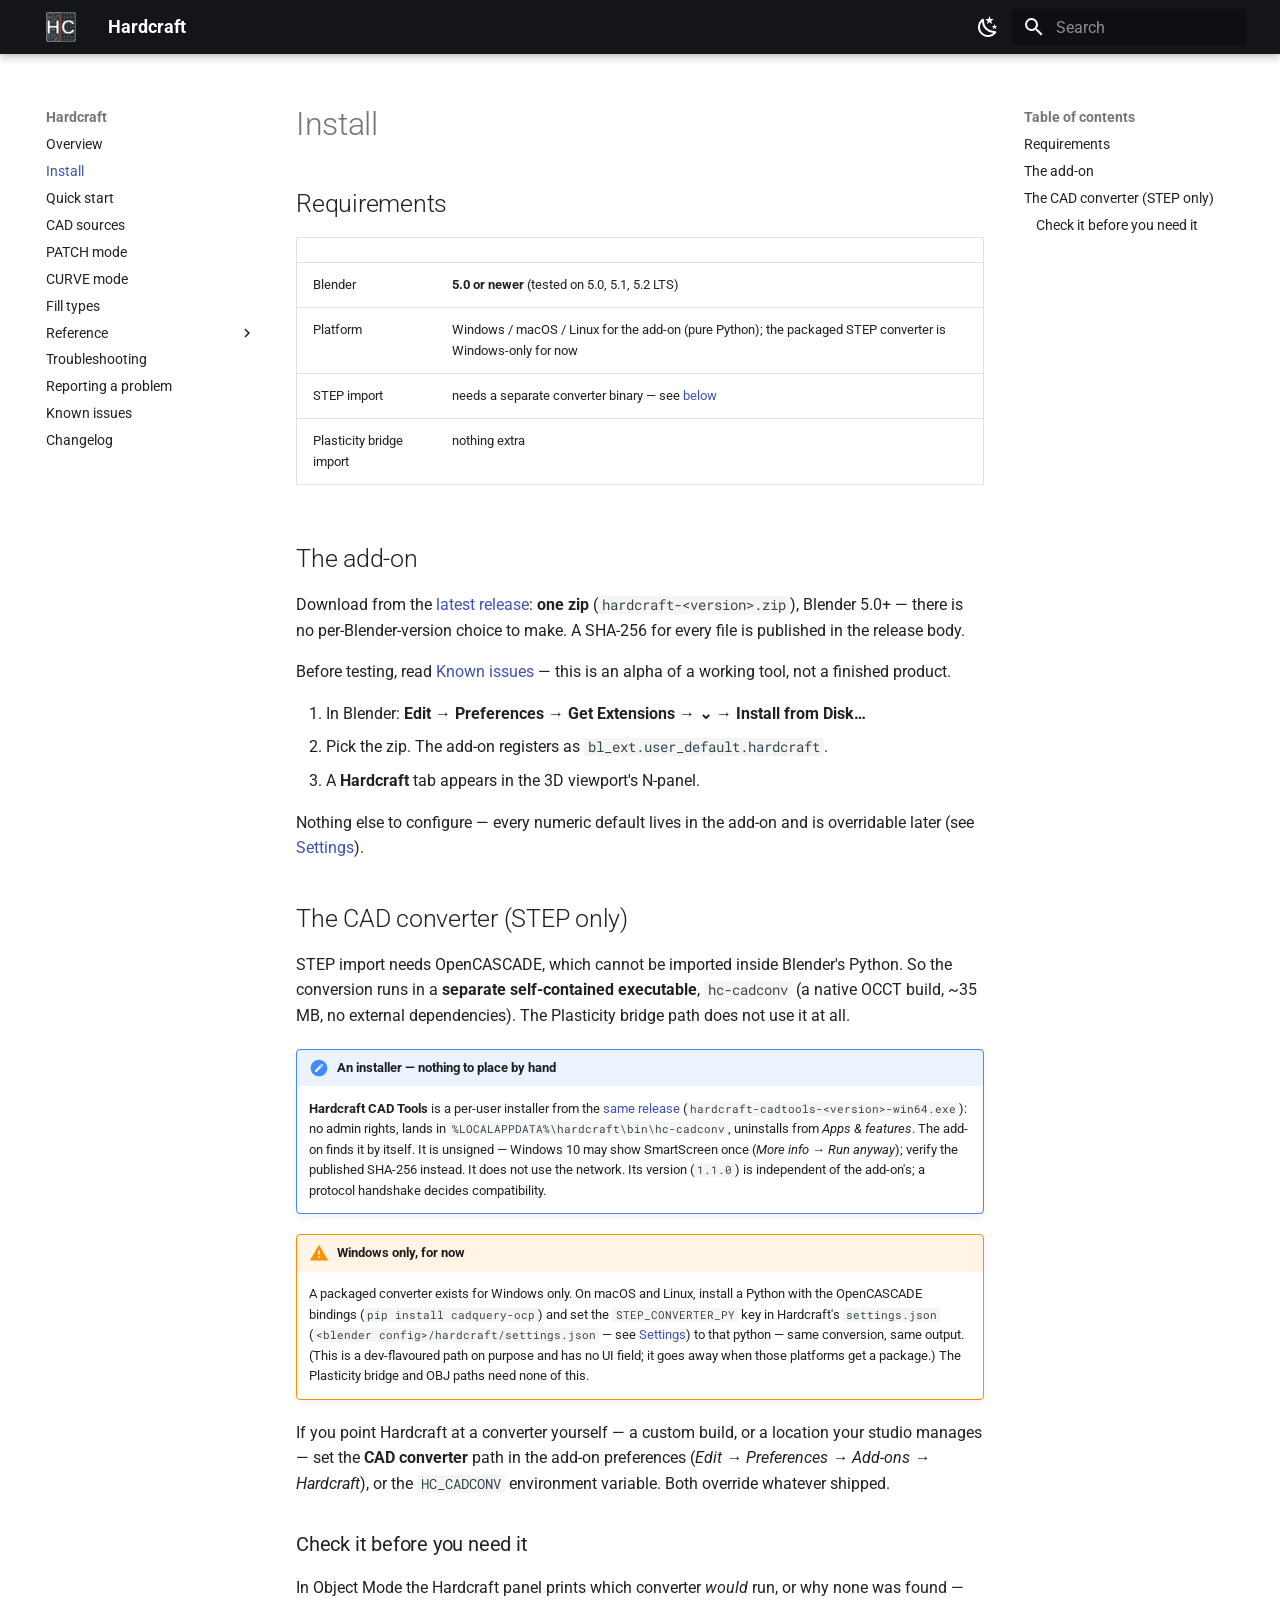
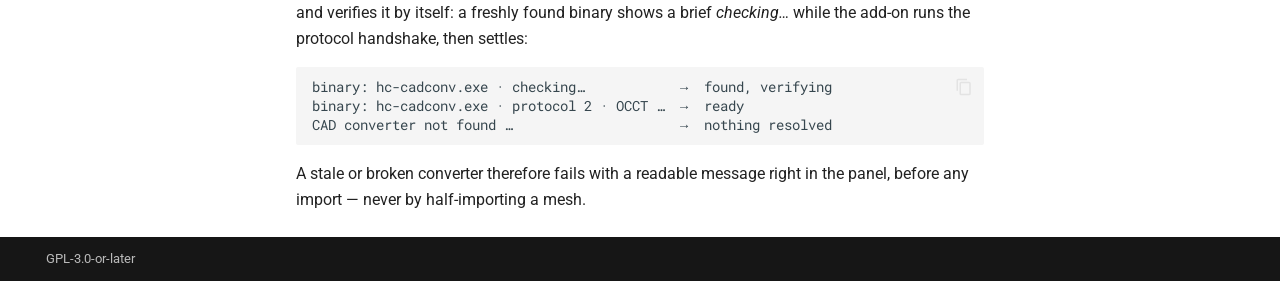
<file: install/index.html>
<!doctype html>
<html lang="en" class="no-js">
  <head>
    
      <meta charset="utf-8">
      <meta name="viewport" content="width=device-width,initial-scale=1">
      
        <meta name="description" content="Blender add-on that turns dirty Plasticity/STEP CAD exports into clean quad/tri retopology.">
      
      
        <meta name="author" content="poloz">
      
      
        <link rel="canonical" href="https://polozad.github.io/hardcraft-docs/install/">
      
      
        <link rel="prev" href="..">
      
      
        <link rel="next" href="../quickstart/">
      
      
      <link rel="icon" href="../assets/hc-badge.svg">
      <meta name="generator" content="mkdocs-1.6.1, mkdocs-material-9.6.14">
    
    
      
        <title>Install - Hardcraft</title>
      
    
    
      <link rel="stylesheet" href="../assets/stylesheets/main.342714a4.min.css">
      
        
        <link rel="stylesheet" href="../assets/stylesheets/palette.06af60db.min.css">
      
      


    
    
      
    
    
      
        
        
        <link rel="preconnect" href="https://fonts.gstatic.com" crossorigin>
        <link rel="stylesheet" href="https://fonts.googleapis.com/css?family=Roboto:300,300i,400,400i,700,700i%7CRoboto+Mono:400,400i,700,700i&display=fallback">
        <style>:root{--md-text-font:"Roboto";--md-code-font:"Roboto Mono"}</style>
      
    
    
      <link rel="stylesheet" href="../stylesheets/extra.css">
    
    <script>__md_scope=new URL("..",location),__md_hash=e=>[...e].reduce(((e,_)=>(e<<5)-e+_.charCodeAt(0)),0),__md_get=(e,_=localStorage,t=__md_scope)=>JSON.parse(_.getItem(t.pathname+"."+e)),__md_set=(e,_,t=localStorage,a=__md_scope)=>{try{t.setItem(a.pathname+"."+e,JSON.stringify(_))}catch(e){}}</script>
    
      

    
    
    
  </head>
  
  
    
    
      
    
    
    
    
    <body dir="ltr" data-md-color-scheme="slate" data-md-color-primary="black" data-md-color-accent="amber">
  
    
    <input class="md-toggle" data-md-toggle="drawer" type="checkbox" id="__drawer" autocomplete="off">
    <input class="md-toggle" data-md-toggle="search" type="checkbox" id="__search" autocomplete="off">
    <label class="md-overlay" for="__drawer"></label>
    <div data-md-component="skip">
      
        
        <a href="#install" class="md-skip">
          Skip to content
        </a>
      
    </div>
    <div data-md-component="announce">
      
    </div>
    
    
      

  

<header class="md-header md-header--shadow" data-md-component="header">
  <nav class="md-header__inner md-grid" aria-label="Header">
    <a href=".." title="Hardcraft" class="md-header__button md-logo" aria-label="Hardcraft" data-md-component="logo">
      
  <img src="../assets/hc-badge.svg" alt="logo">

    </a>
    <label class="md-header__button md-icon" for="__drawer">
      
      <svg xmlns="http://www.w3.org/2000/svg" viewBox="0 0 24 24"><path d="M3 6h18v2H3zm0 5h18v2H3zm0 5h18v2H3z"/></svg>
    </label>
    <div class="md-header__title" data-md-component="header-title">
      <div class="md-header__ellipsis">
        <div class="md-header__topic">
          <span class="md-ellipsis">
            Hardcraft
          </span>
        </div>
        <div class="md-header__topic" data-md-component="header-topic">
          <span class="md-ellipsis">
            
              Install
            
          </span>
        </div>
      </div>
    </div>
    
      
        <form class="md-header__option" data-md-component="palette">
  
    
    
    
    <input class="md-option" data-md-color-media="(prefers-color-scheme: dark)" data-md-color-scheme="slate" data-md-color-primary="black" data-md-color-accent="amber"  aria-label="Light mode"  type="radio" name="__palette" id="__palette_0">
    
      <label class="md-header__button md-icon" title="Light mode" for="__palette_1" hidden>
        <svg xmlns="http://www.w3.org/2000/svg" viewBox="0 0 24 24"><path d="M12 7a5 5 0 0 1 5 5 5 5 0 0 1-5 5 5 5 0 0 1-5-5 5 5 0 0 1 5-5m0 2a3 3 0 0 0-3 3 3 3 0 0 0 3 3 3 3 0 0 0 3-3 3 3 0 0 0-3-3m0-7 2.39 3.42C13.65 5.15 12.84 5 12 5s-1.65.15-2.39.42zM3.34 7l4.16-.35A7.2 7.2 0 0 0 5.94 8.5c-.44.74-.69 1.5-.83 2.29zm.02 10 1.76-3.77a7.131 7.131 0 0 0 2.38 4.14zM20.65 7l-1.77 3.79a7.02 7.02 0 0 0-2.38-4.15zm-.01 10-4.14.36c.59-.51 1.12-1.14 1.54-1.86.42-.73.69-1.5.83-2.29zM12 22l-2.41-3.44c.74.27 1.55.44 2.41.44.82 0 1.63-.17 2.37-.44z"/></svg>
      </label>
    
  
    
    
    
    <input class="md-option" data-md-color-media="(prefers-color-scheme: light)" data-md-color-scheme="default" data-md-color-primary="black" data-md-color-accent="amber"  aria-label="Dark mode"  type="radio" name="__palette" id="__palette_1">
    
      <label class="md-header__button md-icon" title="Dark mode" for="__palette_0" hidden>
        <svg xmlns="http://www.w3.org/2000/svg" viewBox="0 0 24 24"><path d="m17.75 4.09-2.53 1.94.91 3.06-2.63-1.81-2.63 1.81.91-3.06-2.53-1.94L12.44 4l1.06-3 1.06 3zm3.5 6.91-1.64 1.25.59 1.98-1.7-1.17-1.7 1.17.59-1.98L15.75 11l2.06-.05L18.5 9l.69 1.95zm-2.28 4.95c.83-.08 1.72 1.1 1.19 1.85-.32.45-.66.87-1.08 1.27C15.17 23 8.84 23 4.94 19.07c-3.91-3.9-3.91-10.24 0-14.14.4-.4.82-.76 1.27-1.08.75-.53 1.93.36 1.85 1.19-.27 2.86.69 5.83 2.89 8.02a9.96 9.96 0 0 0 8.02 2.89m-1.64 2.02a12.08 12.08 0 0 1-7.8-3.47c-2.17-2.19-3.33-5-3.49-7.82-2.81 3.14-2.7 7.96.31 10.98 3.02 3.01 7.84 3.12 10.98.31"/></svg>
      </label>
    
  
</form>
      
    
    
      <script>var palette=__md_get("__palette");if(palette&&palette.color){if("(prefers-color-scheme)"===palette.color.media){var media=matchMedia("(prefers-color-scheme: light)"),input=document.querySelector(media.matches?"[data-md-color-media='(prefers-color-scheme: light)']":"[data-md-color-media='(prefers-color-scheme: dark)']");palette.color.media=input.getAttribute("data-md-color-media"),palette.color.scheme=input.getAttribute("data-md-color-scheme"),palette.color.primary=input.getAttribute("data-md-color-primary"),palette.color.accent=input.getAttribute("data-md-color-accent")}for(var[key,value]of Object.entries(palette.color))document.body.setAttribute("data-md-color-"+key,value)}</script>
    
    
    
      
      
        <label class="md-header__button md-icon" for="__search">
          
          <svg xmlns="http://www.w3.org/2000/svg" viewBox="0 0 24 24"><path d="M9.5 3A6.5 6.5 0 0 1 16 9.5c0 1.61-.59 3.09-1.56 4.23l.27.27h.79l5 5-1.5 1.5-5-5v-.79l-.27-.27A6.52 6.52 0 0 1 9.5 16 6.5 6.5 0 0 1 3 9.5 6.5 6.5 0 0 1 9.5 3m0 2C7 5 5 7 5 9.5S7 14 9.5 14 14 12 14 9.5 12 5 9.5 5"/></svg>
        </label>
        <div class="md-search" data-md-component="search" role="dialog">
  <label class="md-search__overlay" for="__search"></label>
  <div class="md-search__inner" role="search">
    <form class="md-search__form" name="search">
      <input type="text" class="md-search__input" name="query" aria-label="Search" placeholder="Search" autocapitalize="off" autocorrect="off" autocomplete="off" spellcheck="false" data-md-component="search-query" required>
      <label class="md-search__icon md-icon" for="__search">
        
        <svg xmlns="http://www.w3.org/2000/svg" viewBox="0 0 24 24"><path d="M9.5 3A6.5 6.5 0 0 1 16 9.5c0 1.61-.59 3.09-1.56 4.23l.27.27h.79l5 5-1.5 1.5-5-5v-.79l-.27-.27A6.52 6.52 0 0 1 9.5 16 6.5 6.5 0 0 1 3 9.5 6.5 6.5 0 0 1 9.5 3m0 2C7 5 5 7 5 9.5S7 14 9.5 14 14 12 14 9.5 12 5 9.5 5"/></svg>
        
        <svg xmlns="http://www.w3.org/2000/svg" viewBox="0 0 24 24"><path d="M20 11v2H8l5.5 5.5-1.42 1.42L4.16 12l7.92-7.92L13.5 5.5 8 11z"/></svg>
      </label>
      <nav class="md-search__options" aria-label="Search">
        
        <button type="reset" class="md-search__icon md-icon" title="Clear" aria-label="Clear" tabindex="-1">
          
          <svg xmlns="http://www.w3.org/2000/svg" viewBox="0 0 24 24"><path d="M19 6.41 17.59 5 12 10.59 6.41 5 5 6.41 10.59 12 5 17.59 6.41 19 12 13.41 17.59 19 19 17.59 13.41 12z"/></svg>
        </button>
      </nav>
      
        <div class="md-search__suggest" data-md-component="search-suggest"></div>
      
    </form>
    <div class="md-search__output">
      <div class="md-search__scrollwrap" tabindex="0" data-md-scrollfix>
        <div class="md-search-result" data-md-component="search-result">
          <div class="md-search-result__meta">
            Initializing search
          </div>
          <ol class="md-search-result__list" role="presentation"></ol>
        </div>
      </div>
    </div>
  </div>
</div>
      
    
    
  </nav>
  
</header>
    
    <div class="md-container" data-md-component="container">
      
      
        
          
        
      
      <main class="md-main" data-md-component="main">
        <div class="md-main__inner md-grid">
          
            
              
              <div class="md-sidebar md-sidebar--primary" data-md-component="sidebar" data-md-type="navigation" >
                <div class="md-sidebar__scrollwrap">
                  <div class="md-sidebar__inner">
                    



<nav class="md-nav md-nav--primary" aria-label="Navigation" data-md-level="0">
  <label class="md-nav__title" for="__drawer">
    <a href=".." title="Hardcraft" class="md-nav__button md-logo" aria-label="Hardcraft" data-md-component="logo">
      
  <img src="../assets/hc-badge.svg" alt="logo">

    </a>
    Hardcraft
  </label>
  
  <ul class="md-nav__list" data-md-scrollfix>
    
      
      
  
  
  
  
    <li class="md-nav__item">
      <a href=".." class="md-nav__link">
        
  
  
  <span class="md-ellipsis">
    Overview
    
  </span>
  

      </a>
    </li>
  

    
      
      
  
  
    
  
  
  
    <li class="md-nav__item md-nav__item--active">
      
      <input class="md-nav__toggle md-toggle" type="checkbox" id="__toc">
      
      
        
      
      
        <label class="md-nav__link md-nav__link--active" for="__toc">
          
  
  
  <span class="md-ellipsis">
    Install
    
  </span>
  

          <span class="md-nav__icon md-icon"></span>
        </label>
      
      <a href="./" class="md-nav__link md-nav__link--active">
        
  
  
  <span class="md-ellipsis">
    Install
    
  </span>
  

      </a>
      
        

<nav class="md-nav md-nav--secondary" aria-label="Table of contents">
  
  
  
    
  
  
    <label class="md-nav__title" for="__toc">
      <span class="md-nav__icon md-icon"></span>
      Table of contents
    </label>
    <ul class="md-nav__list" data-md-component="toc" data-md-scrollfix>
      
        <li class="md-nav__item">
  <a href="#requirements" class="md-nav__link">
    <span class="md-ellipsis">
      Requirements
    </span>
  </a>
  
</li>
      
        <li class="md-nav__item">
  <a href="#the-add-on" class="md-nav__link">
    <span class="md-ellipsis">
      The add-on
    </span>
  </a>
  
</li>
      
        <li class="md-nav__item">
  <a href="#the-cad-converter-step-only" class="md-nav__link">
    <span class="md-ellipsis">
      The CAD converter (STEP only)
    </span>
  </a>
  
    <nav class="md-nav" aria-label="The CAD converter (STEP only)">
      <ul class="md-nav__list">
        
          <li class="md-nav__item">
  <a href="#check-it-before-you-need-it" class="md-nav__link">
    <span class="md-ellipsis">
      Check it before you need it
    </span>
  </a>
  
</li>
        
      </ul>
    </nav>
  
</li>
      
    </ul>
  
</nav>
      
    </li>
  

    
      
      
  
  
  
  
    <li class="md-nav__item">
      <a href="../quickstart/" class="md-nav__link">
        
  
  
  <span class="md-ellipsis">
    Quick start
    
  </span>
  

      </a>
    </li>
  

    
      
      
  
  
  
  
    <li class="md-nav__item">
      <a href="../sources/" class="md-nav__link">
        
  
  
  <span class="md-ellipsis">
    CAD sources
    
  </span>
  

      </a>
    </li>
  

    
      
      
  
  
  
  
    <li class="md-nav__item">
      <a href="../patch/" class="md-nav__link">
        
  
  
  <span class="md-ellipsis">
    PATCH mode
    
  </span>
  

      </a>
    </li>
  

    
      
      
  
  
  
  
    <li class="md-nav__item">
      <a href="../curve/" class="md-nav__link">
        
  
  
  <span class="md-ellipsis">
    CURVE mode
    
  </span>
  

      </a>
    </li>
  

    
      
      
  
  
  
  
    <li class="md-nav__item">
      <a href="../fills/" class="md-nav__link">
        
  
  
  <span class="md-ellipsis">
    Fill types
    
  </span>
  

      </a>
    </li>
  

    
      
      
  
  
  
  
    
    
    
    
    
    <li class="md-nav__item md-nav__item--nested">
      
        
        
        <input class="md-nav__toggle md-toggle " type="checkbox" id="__nav_8" >
        
          
          <label class="md-nav__link" for="__nav_8" id="__nav_8_label" tabindex="0">
            
  
  
  <span class="md-ellipsis">
    Reference
    
  </span>
  

            <span class="md-nav__icon md-icon"></span>
          </label>
        
        <nav class="md-nav" data-md-level="1" aria-labelledby="__nav_8_label" aria-expanded="false">
          <label class="md-nav__title" for="__nav_8">
            <span class="md-nav__icon md-icon"></span>
            Reference
          </label>
          <ul class="md-nav__list" data-md-scrollfix>
            
              
                
  
  
  
  
    <li class="md-nav__item">
      <a href="../reference/keymap/" class="md-nav__link">
        
  
  
  <span class="md-ellipsis">
    Keymap
    
  </span>
  

      </a>
    </li>
  

              
            
              
                
  
  
  
  
    <li class="md-nav__item">
      <a href="../reference/settings/" class="md-nav__link">
        
  
  
  <span class="md-ellipsis">
    Settings
    
  </span>
  

      </a>
    </li>
  

              
            
          </ul>
        </nav>
      
    </li>
  

    
      
      
  
  
  
  
    <li class="md-nav__item">
      <a href="../troubleshooting/" class="md-nav__link">
        
  
  
  <span class="md-ellipsis">
    Troubleshooting
    
  </span>
  

      </a>
    </li>
  

    
      
      
  
  
  
  
    <li class="md-nav__item">
      <a href="../reporting/" class="md-nav__link">
        
  
  
  <span class="md-ellipsis">
    Reporting a problem
    
  </span>
  

      </a>
    </li>
  

    
      
      
  
  
  
  
    <li class="md-nav__item">
      <a href="../known-issues/" class="md-nav__link">
        
  
  
  <span class="md-ellipsis">
    Known issues
    
  </span>
  

      </a>
    </li>
  

    
      
      
  
  
  
  
    <li class="md-nav__item">
      <a href="../changelog/" class="md-nav__link">
        
  
  
  <span class="md-ellipsis">
    Changelog
    
  </span>
  

      </a>
    </li>
  

    
  </ul>
</nav>
                  </div>
                </div>
              </div>
            
            
              
              <div class="md-sidebar md-sidebar--secondary" data-md-component="sidebar" data-md-type="toc" >
                <div class="md-sidebar__scrollwrap">
                  <div class="md-sidebar__inner">
                    

<nav class="md-nav md-nav--secondary" aria-label="Table of contents">
  
  
  
    
  
  
    <label class="md-nav__title" for="__toc">
      <span class="md-nav__icon md-icon"></span>
      Table of contents
    </label>
    <ul class="md-nav__list" data-md-component="toc" data-md-scrollfix>
      
        <li class="md-nav__item">
  <a href="#requirements" class="md-nav__link">
    <span class="md-ellipsis">
      Requirements
    </span>
  </a>
  
</li>
      
        <li class="md-nav__item">
  <a href="#the-add-on" class="md-nav__link">
    <span class="md-ellipsis">
      The add-on
    </span>
  </a>
  
</li>
      
        <li class="md-nav__item">
  <a href="#the-cad-converter-step-only" class="md-nav__link">
    <span class="md-ellipsis">
      The CAD converter (STEP only)
    </span>
  </a>
  
    <nav class="md-nav" aria-label="The CAD converter (STEP only)">
      <ul class="md-nav__list">
        
          <li class="md-nav__item">
  <a href="#check-it-before-you-need-it" class="md-nav__link">
    <span class="md-ellipsis">
      Check it before you need it
    </span>
  </a>
  
</li>
        
      </ul>
    </nav>
  
</li>
      
    </ul>
  
</nav>
                  </div>
                </div>
              </div>
            
          
          
            <div class="md-content" data-md-component="content">
              <article class="md-content__inner md-typeset">
                
                  



<h1 id="install">Install<a class="headerlink" href="#install" title="Permanent link">&para;</a></h1>
<h2 id="requirements">Requirements<a class="headerlink" href="#requirements" title="Permanent link">&para;</a></h2>
<table>
<thead>
<tr>
<th></th>
<th></th>
</tr>
</thead>
<tbody>
<tr>
<td>Blender</td>
<td><strong>5.0 or newer</strong> (tested on 5.0, 5.1, 5.2 LTS)</td>
</tr>
<tr>
<td>Platform</td>
<td>Windows / macOS / Linux for the add-on (pure Python); the packaged STEP converter is Windows-only for now</td>
</tr>
<tr>
<td>STEP import</td>
<td>needs a separate converter binary — see <a href="#the-cad-converter-step-only">below</a></td>
</tr>
<tr>
<td>Plasticity bridge import</td>
<td>nothing extra</td>
</tr>
</tbody>
</table>
<h2 id="the-add-on">The add-on<a class="headerlink" href="#the-add-on" title="Permanent link">&para;</a></h2>
<p>Download from the <a href="https://github.com/polozad/hardcraft-dist/releases/latest">latest release</a>:
<strong>one zip</strong> (<code>hardcraft-&lt;version&gt;.zip</code>), Blender 5.0+ — there is no per-Blender-version
choice to make. A SHA-256 for every file is published in the release body.</p>
<p>Before testing, read <a href="../known-issues/">Known issues</a> — this is an alpha of a
working tool, not a finished product.</p>
<ol>
<li>In Blender: <strong>Edit → Preferences → Get Extensions → ⌄ → Install from Disk…</strong></li>
<li>Pick the zip. The add-on registers as <code>bl_ext.user_default.hardcraft</code>.</li>
<li>A <strong>Hardcraft</strong> tab appears in the 3D viewport's N-panel.</li>
</ol>
<p>Nothing else to configure — every numeric default lives in the add-on and is
overridable later (see <a href="../reference/settings/">Settings</a>).</p>
<h2 id="the-cad-converter-step-only">The CAD converter (STEP only)<a class="headerlink" href="#the-cad-converter-step-only" title="Permanent link">&para;</a></h2>
<p>STEP import needs OpenCASCADE, which cannot be imported inside Blender's Python.
So the conversion runs in a <strong>separate self-contained executable</strong>, <code>hc-cadconv</code>
(a native OCCT build, ~35 MB, no external dependencies). The Plasticity bridge
path does not use it at all.</p>
<div class="admonition note">
<p class="admonition-title">An installer — nothing to place by hand</p>
<p><strong>Hardcraft CAD Tools</strong> is a per-user installer from the
<a href="https://github.com/polozad/hardcraft-dist/releases/latest">same release</a>
(<code>hardcraft-cadtools-&lt;version&gt;-win64.exe</code>): no admin rights, lands in
<code>%LOCALAPPDATA%\hardcraft\bin\hc-cadconv</code>, uninstalls from <em>Apps &amp;
features</em>. The add-on finds it by itself. It is unsigned — Windows 10 may
show SmartScreen once (<em>More info → Run anyway</em>); verify the published
SHA-256 instead. It does not use the network. Its version (<code>1.1.0</code>) is
independent of the add-on's; a protocol handshake decides compatibility.</p>
</div>
<div class="admonition warning">
<p class="admonition-title">Windows only, for now</p>
<p>A packaged converter exists for Windows only. On macOS and Linux, install a
Python with the OpenCASCADE bindings (<code>pip install cadquery-ocp</code>) and set
the <code>STEP_CONVERTER_PY</code> key in Hardcraft's <code>settings.json</code>
(<code>&lt;blender config&gt;/hardcraft/settings.json</code> — see
<a href="../reference/settings/">Settings</a>) to that python —
same conversion, same output. (This is a dev-flavoured path on purpose and
has no UI field; it goes away when those platforms get a package.) The
Plasticity bridge and OBJ paths need none of this.</p>
</div>
<p>If you point Hardcraft at a converter yourself — a custom build, or a location
your studio manages — set the <strong>CAD converter</strong> path in the add-on preferences
(<em>Edit → Preferences → Add-ons → Hardcraft</em>), or the <code>HC_CADCONV</code> environment
variable. Both override whatever shipped.</p>
<h3 id="check-it-before-you-need-it">Check it before you need it<a class="headerlink" href="#check-it-before-you-need-it" title="Permanent link">&para;</a></h3>
<p>In Object Mode the Hardcraft panel prints which converter <em>would</em> run, or why
none was found — and verifies it by itself: a freshly found binary shows a
brief <em>checking…</em> while the add-on runs the protocol handshake, then settles:</p>
<div class="highlight"><pre><span></span><code>binary: hc-cadconv.exe · checking…            →  found, verifying
binary: hc-cadconv.exe · protocol 2 · OCCT …  →  ready
CAD converter not found …                     →  nothing resolved
</code></pre></div>
<p>A stale or broken converter therefore fails with a readable message right in
the panel, before any import — never by half-importing a mesh.</p>












                
              </article>
            </div>
          
          
<script>var target=document.getElementById(location.hash.slice(1));target&&target.name&&(target.checked=target.name.startsWith("__tabbed_"))</script>
        </div>
        
          <button type="button" class="md-top md-icon" data-md-component="top" hidden>
  
  <svg xmlns="http://www.w3.org/2000/svg" viewBox="0 0 24 24"><path d="M13 20h-2V8l-5.5 5.5-1.42-1.42L12 4.16l7.92 7.92-1.42 1.42L13 8z"/></svg>
  Back to top
</button>
        
      </main>
      
        <footer class="md-footer">
  
  <div class="md-footer-meta md-typeset">
    <div class="md-footer-meta__inner md-grid">
      <div class="md-copyright">
  
    <div class="md-copyright__highlight">
      GPL-3.0-or-later
    </div>
  
  
</div>
      
    </div>
  </div>
</footer>
      
    </div>
    <div class="md-dialog" data-md-component="dialog">
      <div class="md-dialog__inner md-typeset"></div>
    </div>
    
    
    
      
      <script id="__config" type="application/json">{"base": "..", "features": ["navigation.instant", "navigation.top", "navigation.tracking", "toc.follow", "content.code.copy", "search.suggest"], "search": "../assets/javascripts/workers/search.d50fe291.min.js", "tags": null, "translations": {"clipboard.copied": "Copied to clipboard", "clipboard.copy": "Copy to clipboard", "search.result.more.one": "1 more on this page", "search.result.more.other": "# more on this page", "search.result.none": "No matching documents", "search.result.one": "1 matching document", "search.result.other": "# matching documents", "search.result.placeholder": "Type to start searching", "search.result.term.missing": "Missing", "select.version": "Select version"}, "version": null}</script>
    
    
      <script src="../assets/javascripts/bundle.13a4f30d.min.js"></script>
      
    
  </body>
</html>
</file>
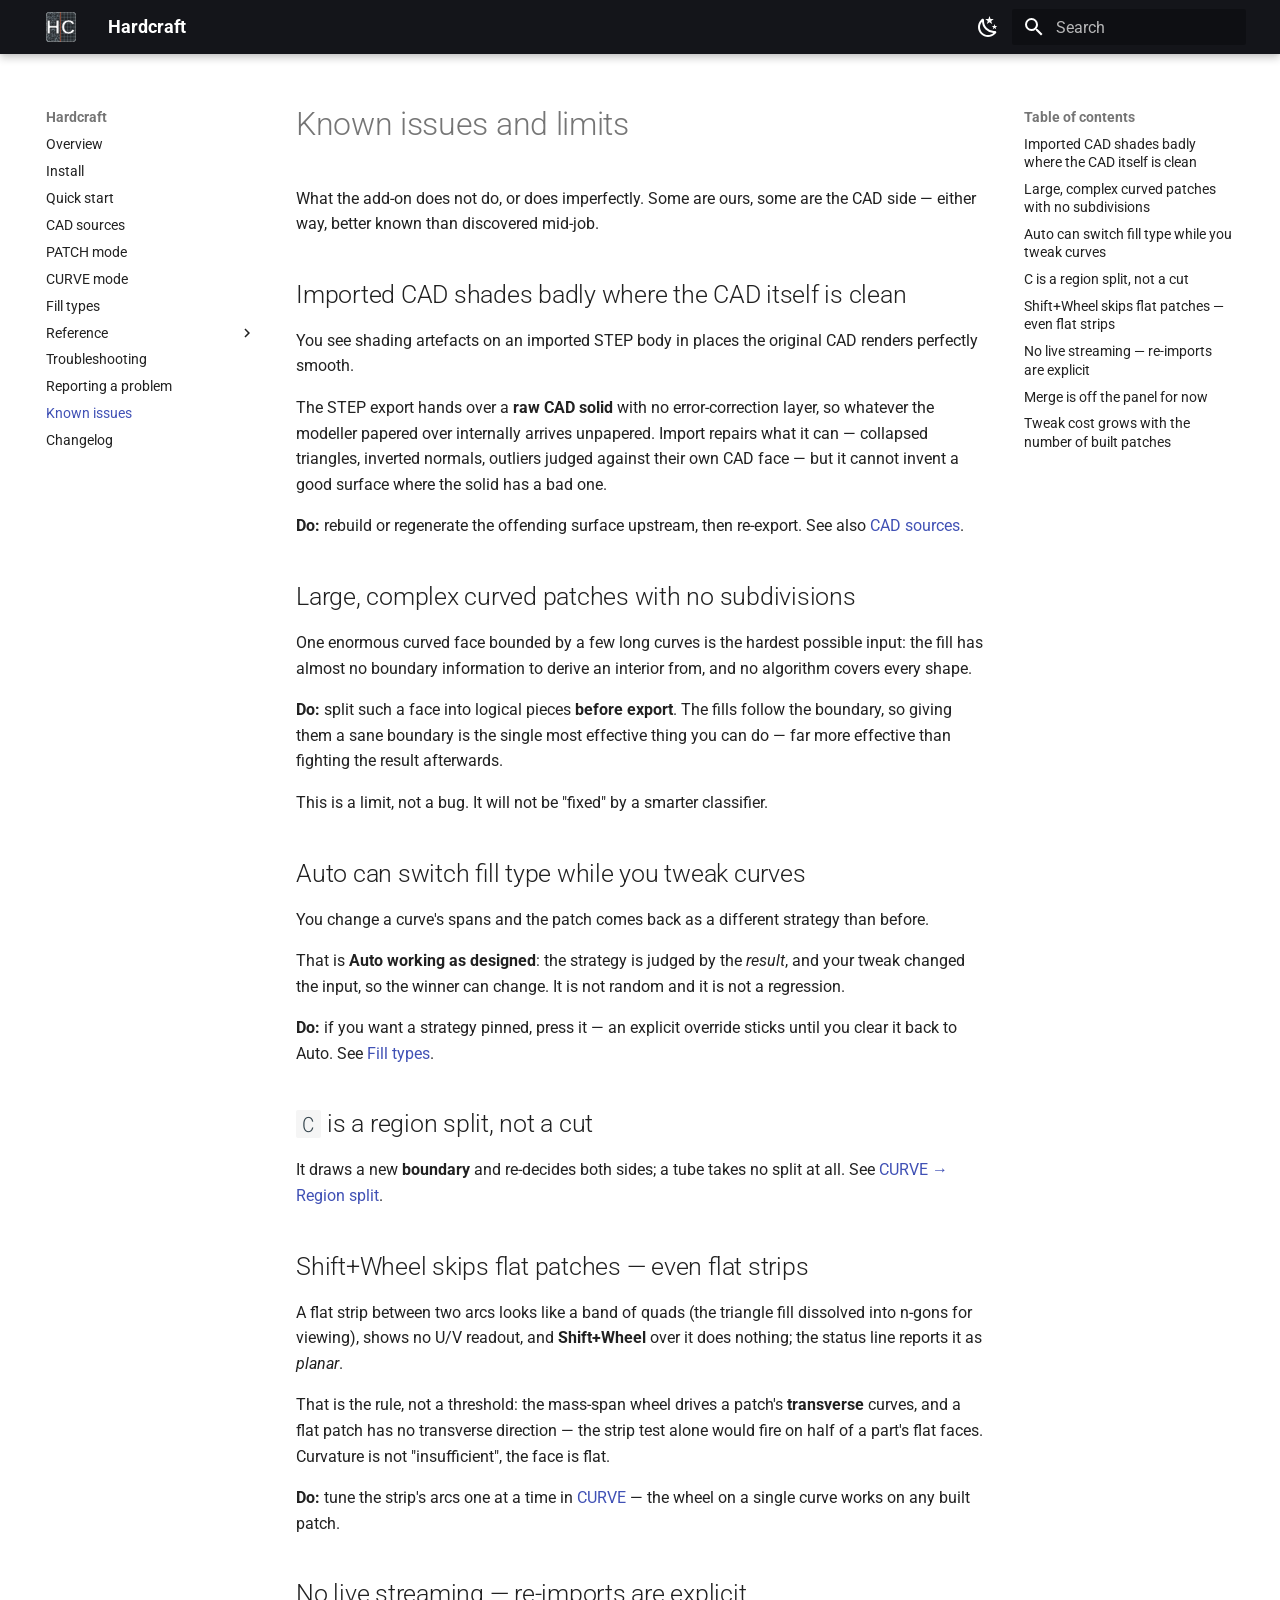
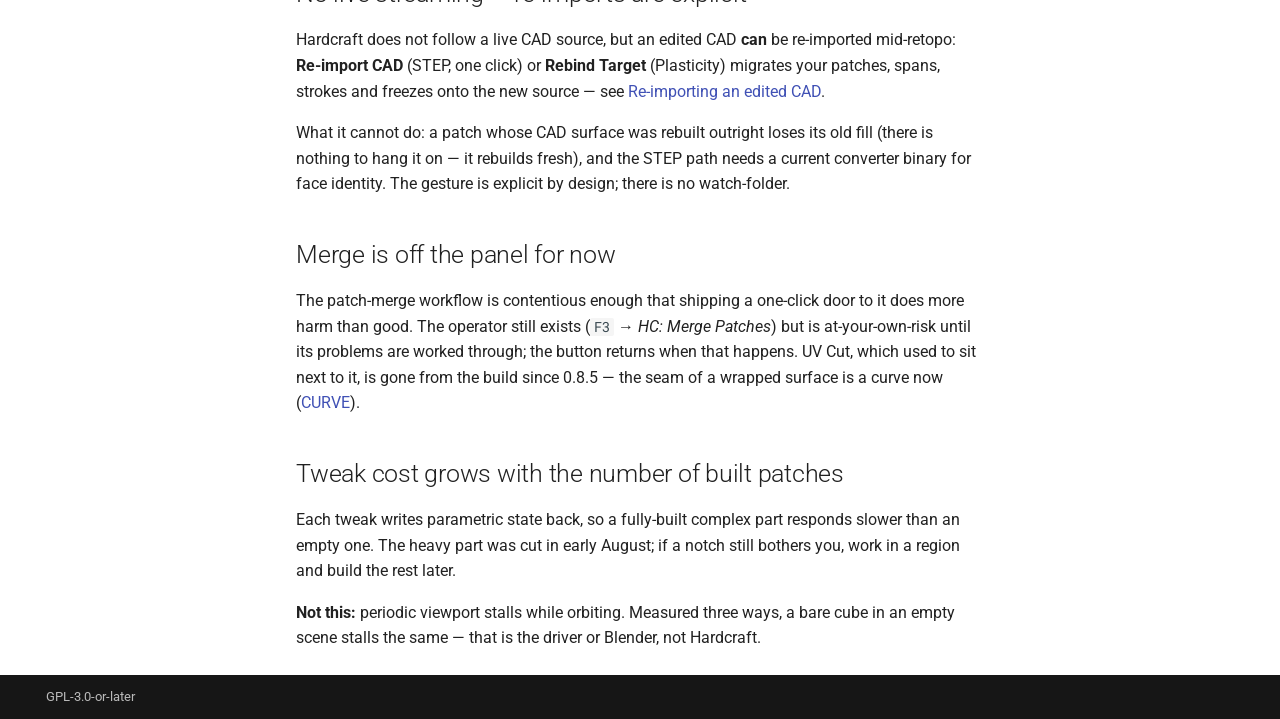
<file: known-issues/index.html>
<!doctype html>
<html lang="en" class="no-js">
  <head>
    
      <meta charset="utf-8">
      <meta name="viewport" content="width=device-width,initial-scale=1">
      
        <meta name="description" content="Blender add-on that turns dirty Plasticity/STEP CAD exports into clean quad/tri retopology.">
      
      
        <meta name="author" content="poloz">
      
      
        <link rel="canonical" href="https://polozad.github.io/hardcraft-docs/known-issues/">
      
      
        <link rel="prev" href="../reporting/">
      
      
        <link rel="next" href="../changelog/">
      
      
      <link rel="icon" href="../assets/hc-badge.svg">
      <meta name="generator" content="mkdocs-1.6.1, mkdocs-material-9.6.14">
    
    
      
        <title>Known issues - Hardcraft</title>
      
    
    
      <link rel="stylesheet" href="../assets/stylesheets/main.342714a4.min.css">
      
        
        <link rel="stylesheet" href="../assets/stylesheets/palette.06af60db.min.css">
      
      


    
    
      
    
    
      
        
        
        <link rel="preconnect" href="https://fonts.gstatic.com" crossorigin>
        <link rel="stylesheet" href="https://fonts.googleapis.com/css?family=Roboto:300,300i,400,400i,700,700i%7CRoboto+Mono:400,400i,700,700i&display=fallback">
        <style>:root{--md-text-font:"Roboto";--md-code-font:"Roboto Mono"}</style>
      
    
    
      <link rel="stylesheet" href="../stylesheets/extra.css">
    
    <script>__md_scope=new URL("..",location),__md_hash=e=>[...e].reduce(((e,_)=>(e<<5)-e+_.charCodeAt(0)),0),__md_get=(e,_=localStorage,t=__md_scope)=>JSON.parse(_.getItem(t.pathname+"."+e)),__md_set=(e,_,t=localStorage,a=__md_scope)=>{try{t.setItem(a.pathname+"."+e,JSON.stringify(_))}catch(e){}}</script>
    
      

    
    
    
  </head>
  
  
    
    
      
    
    
    
    
    <body dir="ltr" data-md-color-scheme="slate" data-md-color-primary="black" data-md-color-accent="amber">
  
    
    <input class="md-toggle" data-md-toggle="drawer" type="checkbox" id="__drawer" autocomplete="off">
    <input class="md-toggle" data-md-toggle="search" type="checkbox" id="__search" autocomplete="off">
    <label class="md-overlay" for="__drawer"></label>
    <div data-md-component="skip">
      
        
        <a href="#known-issues-and-limits" class="md-skip">
          Skip to content
        </a>
      
    </div>
    <div data-md-component="announce">
      
    </div>
    
    
      

  

<header class="md-header md-header--shadow" data-md-component="header">
  <nav class="md-header__inner md-grid" aria-label="Header">
    <a href=".." title="Hardcraft" class="md-header__button md-logo" aria-label="Hardcraft" data-md-component="logo">
      
  <img src="../assets/hc-badge.svg" alt="logo">

    </a>
    <label class="md-header__button md-icon" for="__drawer">
      
      <svg xmlns="http://www.w3.org/2000/svg" viewBox="0 0 24 24"><path d="M3 6h18v2H3zm0 5h18v2H3zm0 5h18v2H3z"/></svg>
    </label>
    <div class="md-header__title" data-md-component="header-title">
      <div class="md-header__ellipsis">
        <div class="md-header__topic">
          <span class="md-ellipsis">
            Hardcraft
          </span>
        </div>
        <div class="md-header__topic" data-md-component="header-topic">
          <span class="md-ellipsis">
            
              Known issues
            
          </span>
        </div>
      </div>
    </div>
    
      
        <form class="md-header__option" data-md-component="palette">
  
    
    
    
    <input class="md-option" data-md-color-media="(prefers-color-scheme: dark)" data-md-color-scheme="slate" data-md-color-primary="black" data-md-color-accent="amber"  aria-label="Light mode"  type="radio" name="__palette" id="__palette_0">
    
      <label class="md-header__button md-icon" title="Light mode" for="__palette_1" hidden>
        <svg xmlns="http://www.w3.org/2000/svg" viewBox="0 0 24 24"><path d="M12 7a5 5 0 0 1 5 5 5 5 0 0 1-5 5 5 5 0 0 1-5-5 5 5 0 0 1 5-5m0 2a3 3 0 0 0-3 3 3 3 0 0 0 3 3 3 3 0 0 0 3-3 3 3 0 0 0-3-3m0-7 2.39 3.42C13.65 5.15 12.84 5 12 5s-1.65.15-2.39.42zM3.34 7l4.16-.35A7.2 7.2 0 0 0 5.94 8.5c-.44.74-.69 1.5-.83 2.29zm.02 10 1.76-3.77a7.131 7.131 0 0 0 2.38 4.14zM20.65 7l-1.77 3.79a7.02 7.02 0 0 0-2.38-4.15zm-.01 10-4.14.36c.59-.51 1.12-1.14 1.54-1.86.42-.73.69-1.5.83-2.29zM12 22l-2.41-3.44c.74.27 1.55.44 2.41.44.82 0 1.63-.17 2.37-.44z"/></svg>
      </label>
    
  
    
    
    
    <input class="md-option" data-md-color-media="(prefers-color-scheme: light)" data-md-color-scheme="default" data-md-color-primary="black" data-md-color-accent="amber"  aria-label="Dark mode"  type="radio" name="__palette" id="__palette_1">
    
      <label class="md-header__button md-icon" title="Dark mode" for="__palette_0" hidden>
        <svg xmlns="http://www.w3.org/2000/svg" viewBox="0 0 24 24"><path d="m17.75 4.09-2.53 1.94.91 3.06-2.63-1.81-2.63 1.81.91-3.06-2.53-1.94L12.44 4l1.06-3 1.06 3zm3.5 6.91-1.64 1.25.59 1.98-1.7-1.17-1.7 1.17.59-1.98L15.75 11l2.06-.05L18.5 9l.69 1.95zm-2.28 4.95c.83-.08 1.72 1.1 1.19 1.85-.32.45-.66.87-1.08 1.27C15.17 23 8.84 23 4.94 19.07c-3.91-3.9-3.91-10.24 0-14.14.4-.4.82-.76 1.27-1.08.75-.53 1.93.36 1.85 1.19-.27 2.86.69 5.83 2.89 8.02a9.96 9.96 0 0 0 8.02 2.89m-1.64 2.02a12.08 12.08 0 0 1-7.8-3.47c-2.17-2.19-3.33-5-3.49-7.82-2.81 3.14-2.7 7.96.31 10.98 3.02 3.01 7.84 3.12 10.98.31"/></svg>
      </label>
    
  
</form>
      
    
    
      <script>var palette=__md_get("__palette");if(palette&&palette.color){if("(prefers-color-scheme)"===palette.color.media){var media=matchMedia("(prefers-color-scheme: light)"),input=document.querySelector(media.matches?"[data-md-color-media='(prefers-color-scheme: light)']":"[data-md-color-media='(prefers-color-scheme: dark)']");palette.color.media=input.getAttribute("data-md-color-media"),palette.color.scheme=input.getAttribute("data-md-color-scheme"),palette.color.primary=input.getAttribute("data-md-color-primary"),palette.color.accent=input.getAttribute("data-md-color-accent")}for(var[key,value]of Object.entries(palette.color))document.body.setAttribute("data-md-color-"+key,value)}</script>
    
    
    
      
      
        <label class="md-header__button md-icon" for="__search">
          
          <svg xmlns="http://www.w3.org/2000/svg" viewBox="0 0 24 24"><path d="M9.5 3A6.5 6.5 0 0 1 16 9.5c0 1.61-.59 3.09-1.56 4.23l.27.27h.79l5 5-1.5 1.5-5-5v-.79l-.27-.27A6.52 6.52 0 0 1 9.5 16 6.5 6.5 0 0 1 3 9.5 6.5 6.5 0 0 1 9.5 3m0 2C7 5 5 7 5 9.5S7 14 9.5 14 14 12 14 9.5 12 5 9.5 5"/></svg>
        </label>
        <div class="md-search" data-md-component="search" role="dialog">
  <label class="md-search__overlay" for="__search"></label>
  <div class="md-search__inner" role="search">
    <form class="md-search__form" name="search">
      <input type="text" class="md-search__input" name="query" aria-label="Search" placeholder="Search" autocapitalize="off" autocorrect="off" autocomplete="off" spellcheck="false" data-md-component="search-query" required>
      <label class="md-search__icon md-icon" for="__search">
        
        <svg xmlns="http://www.w3.org/2000/svg" viewBox="0 0 24 24"><path d="M9.5 3A6.5 6.5 0 0 1 16 9.5c0 1.61-.59 3.09-1.56 4.23l.27.27h.79l5 5-1.5 1.5-5-5v-.79l-.27-.27A6.52 6.52 0 0 1 9.5 16 6.5 6.5 0 0 1 3 9.5 6.5 6.5 0 0 1 9.5 3m0 2C7 5 5 7 5 9.5S7 14 9.5 14 14 12 14 9.5 12 5 9.5 5"/></svg>
        
        <svg xmlns="http://www.w3.org/2000/svg" viewBox="0 0 24 24"><path d="M20 11v2H8l5.5 5.5-1.42 1.42L4.16 12l7.92-7.92L13.5 5.5 8 11z"/></svg>
      </label>
      <nav class="md-search__options" aria-label="Search">
        
        <button type="reset" class="md-search__icon md-icon" title="Clear" aria-label="Clear" tabindex="-1">
          
          <svg xmlns="http://www.w3.org/2000/svg" viewBox="0 0 24 24"><path d="M19 6.41 17.59 5 12 10.59 6.41 5 5 6.41 10.59 12 5 17.59 6.41 19 12 13.41 17.59 19 19 17.59 13.41 12z"/></svg>
        </button>
      </nav>
      
        <div class="md-search__suggest" data-md-component="search-suggest"></div>
      
    </form>
    <div class="md-search__output">
      <div class="md-search__scrollwrap" tabindex="0" data-md-scrollfix>
        <div class="md-search-result" data-md-component="search-result">
          <div class="md-search-result__meta">
            Initializing search
          </div>
          <ol class="md-search-result__list" role="presentation"></ol>
        </div>
      </div>
    </div>
  </div>
</div>
      
    
    
  </nav>
  
</header>
    
    <div class="md-container" data-md-component="container">
      
      
        
          
        
      
      <main class="md-main" data-md-component="main">
        <div class="md-main__inner md-grid">
          
            
              
              <div class="md-sidebar md-sidebar--primary" data-md-component="sidebar" data-md-type="navigation" >
                <div class="md-sidebar__scrollwrap">
                  <div class="md-sidebar__inner">
                    



<nav class="md-nav md-nav--primary" aria-label="Navigation" data-md-level="0">
  <label class="md-nav__title" for="__drawer">
    <a href=".." title="Hardcraft" class="md-nav__button md-logo" aria-label="Hardcraft" data-md-component="logo">
      
  <img src="../assets/hc-badge.svg" alt="logo">

    </a>
    Hardcraft
  </label>
  
  <ul class="md-nav__list" data-md-scrollfix>
    
      
      
  
  
  
  
    <li class="md-nav__item">
      <a href=".." class="md-nav__link">
        
  
  
  <span class="md-ellipsis">
    Overview
    
  </span>
  

      </a>
    </li>
  

    
      
      
  
  
  
  
    <li class="md-nav__item">
      <a href="../install/" class="md-nav__link">
        
  
  
  <span class="md-ellipsis">
    Install
    
  </span>
  

      </a>
    </li>
  

    
      
      
  
  
  
  
    <li class="md-nav__item">
      <a href="../quickstart/" class="md-nav__link">
        
  
  
  <span class="md-ellipsis">
    Quick start
    
  </span>
  

      </a>
    </li>
  

    
      
      
  
  
  
  
    <li class="md-nav__item">
      <a href="../sources/" class="md-nav__link">
        
  
  
  <span class="md-ellipsis">
    CAD sources
    
  </span>
  

      </a>
    </li>
  

    
      
      
  
  
  
  
    <li class="md-nav__item">
      <a href="../patch/" class="md-nav__link">
        
  
  
  <span class="md-ellipsis">
    PATCH mode
    
  </span>
  

      </a>
    </li>
  

    
      
      
  
  
  
  
    <li class="md-nav__item">
      <a href="../curve/" class="md-nav__link">
        
  
  
  <span class="md-ellipsis">
    CURVE mode
    
  </span>
  

      </a>
    </li>
  

    
      
      
  
  
  
  
    <li class="md-nav__item">
      <a href="../fills/" class="md-nav__link">
        
  
  
  <span class="md-ellipsis">
    Fill types
    
  </span>
  

      </a>
    </li>
  

    
      
      
  
  
  
  
    
    
    
    
    
    <li class="md-nav__item md-nav__item--nested">
      
        
        
        <input class="md-nav__toggle md-toggle " type="checkbox" id="__nav_8" >
        
          
          <label class="md-nav__link" for="__nav_8" id="__nav_8_label" tabindex="0">
            
  
  
  <span class="md-ellipsis">
    Reference
    
  </span>
  

            <span class="md-nav__icon md-icon"></span>
          </label>
        
        <nav class="md-nav" data-md-level="1" aria-labelledby="__nav_8_label" aria-expanded="false">
          <label class="md-nav__title" for="__nav_8">
            <span class="md-nav__icon md-icon"></span>
            Reference
          </label>
          <ul class="md-nav__list" data-md-scrollfix>
            
              
                
  
  
  
  
    <li class="md-nav__item">
      <a href="../reference/keymap/" class="md-nav__link">
        
  
  
  <span class="md-ellipsis">
    Keymap
    
  </span>
  

      </a>
    </li>
  

              
            
              
                
  
  
  
  
    <li class="md-nav__item">
      <a href="../reference/settings/" class="md-nav__link">
        
  
  
  <span class="md-ellipsis">
    Settings
    
  </span>
  

      </a>
    </li>
  

              
            
          </ul>
        </nav>
      
    </li>
  

    
      
      
  
  
  
  
    <li class="md-nav__item">
      <a href="../troubleshooting/" class="md-nav__link">
        
  
  
  <span class="md-ellipsis">
    Troubleshooting
    
  </span>
  

      </a>
    </li>
  

    
      
      
  
  
  
  
    <li class="md-nav__item">
      <a href="../reporting/" class="md-nav__link">
        
  
  
  <span class="md-ellipsis">
    Reporting a problem
    
  </span>
  

      </a>
    </li>
  

    
      
      
  
  
    
  
  
  
    <li class="md-nav__item md-nav__item--active">
      
      <input class="md-nav__toggle md-toggle" type="checkbox" id="__toc">
      
      
        
      
      
        <label class="md-nav__link md-nav__link--active" for="__toc">
          
  
  
  <span class="md-ellipsis">
    Known issues
    
  </span>
  

          <span class="md-nav__icon md-icon"></span>
        </label>
      
      <a href="./" class="md-nav__link md-nav__link--active">
        
  
  
  <span class="md-ellipsis">
    Known issues
    
  </span>
  

      </a>
      
        

<nav class="md-nav md-nav--secondary" aria-label="Table of contents">
  
  
  
    
  
  
    <label class="md-nav__title" for="__toc">
      <span class="md-nav__icon md-icon"></span>
      Table of contents
    </label>
    <ul class="md-nav__list" data-md-component="toc" data-md-scrollfix>
      
        <li class="md-nav__item">
  <a href="#imported-cad-shades-badly-where-the-cad-itself-is-clean" class="md-nav__link">
    <span class="md-ellipsis">
      Imported CAD shades badly where the CAD itself is clean
    </span>
  </a>
  
</li>
      
        <li class="md-nav__item">
  <a href="#large-complex-curved-patches-with-no-subdivisions" class="md-nav__link">
    <span class="md-ellipsis">
      Large, complex curved patches with no subdivisions
    </span>
  </a>
  
</li>
      
        <li class="md-nav__item">
  <a href="#auto-can-switch-fill-type-while-you-tweak-curves" class="md-nav__link">
    <span class="md-ellipsis">
      Auto can switch fill type while you tweak curves
    </span>
  </a>
  
</li>
      
        <li class="md-nav__item">
  <a href="#c-is-a-region-split-not-a-cut" class="md-nav__link">
    <span class="md-ellipsis">
      C is a region split, not a cut
    </span>
  </a>
  
</li>
      
        <li class="md-nav__item">
  <a href="#shiftwheel-skips-flat-patches-even-flat-strips" class="md-nav__link">
    <span class="md-ellipsis">
      Shift+Wheel skips flat patches — even flat strips
    </span>
  </a>
  
</li>
      
        <li class="md-nav__item">
  <a href="#no-live-streaming-re-imports-are-explicit" class="md-nav__link">
    <span class="md-ellipsis">
      No live streaming — re-imports are explicit
    </span>
  </a>
  
</li>
      
        <li class="md-nav__item">
  <a href="#merge-is-off-the-panel-for-now" class="md-nav__link">
    <span class="md-ellipsis">
      Merge is off the panel for now
    </span>
  </a>
  
</li>
      
        <li class="md-nav__item">
  <a href="#tweak-cost-grows-with-the-number-of-built-patches" class="md-nav__link">
    <span class="md-ellipsis">
      Tweak cost grows with the number of built patches
    </span>
  </a>
  
</li>
      
    </ul>
  
</nav>
      
    </li>
  

    
      
      
  
  
  
  
    <li class="md-nav__item">
      <a href="../changelog/" class="md-nav__link">
        
  
  
  <span class="md-ellipsis">
    Changelog
    
  </span>
  

      </a>
    </li>
  

    
  </ul>
</nav>
                  </div>
                </div>
              </div>
            
            
              
              <div class="md-sidebar md-sidebar--secondary" data-md-component="sidebar" data-md-type="toc" >
                <div class="md-sidebar__scrollwrap">
                  <div class="md-sidebar__inner">
                    

<nav class="md-nav md-nav--secondary" aria-label="Table of contents">
  
  
  
    
  
  
    <label class="md-nav__title" for="__toc">
      <span class="md-nav__icon md-icon"></span>
      Table of contents
    </label>
    <ul class="md-nav__list" data-md-component="toc" data-md-scrollfix>
      
        <li class="md-nav__item">
  <a href="#imported-cad-shades-badly-where-the-cad-itself-is-clean" class="md-nav__link">
    <span class="md-ellipsis">
      Imported CAD shades badly where the CAD itself is clean
    </span>
  </a>
  
</li>
      
        <li class="md-nav__item">
  <a href="#large-complex-curved-patches-with-no-subdivisions" class="md-nav__link">
    <span class="md-ellipsis">
      Large, complex curved patches with no subdivisions
    </span>
  </a>
  
</li>
      
        <li class="md-nav__item">
  <a href="#auto-can-switch-fill-type-while-you-tweak-curves" class="md-nav__link">
    <span class="md-ellipsis">
      Auto can switch fill type while you tweak curves
    </span>
  </a>
  
</li>
      
        <li class="md-nav__item">
  <a href="#c-is-a-region-split-not-a-cut" class="md-nav__link">
    <span class="md-ellipsis">
      C is a region split, not a cut
    </span>
  </a>
  
</li>
      
        <li class="md-nav__item">
  <a href="#shiftwheel-skips-flat-patches-even-flat-strips" class="md-nav__link">
    <span class="md-ellipsis">
      Shift+Wheel skips flat patches — even flat strips
    </span>
  </a>
  
</li>
      
        <li class="md-nav__item">
  <a href="#no-live-streaming-re-imports-are-explicit" class="md-nav__link">
    <span class="md-ellipsis">
      No live streaming — re-imports are explicit
    </span>
  </a>
  
</li>
      
        <li class="md-nav__item">
  <a href="#merge-is-off-the-panel-for-now" class="md-nav__link">
    <span class="md-ellipsis">
      Merge is off the panel for now
    </span>
  </a>
  
</li>
      
        <li class="md-nav__item">
  <a href="#tweak-cost-grows-with-the-number-of-built-patches" class="md-nav__link">
    <span class="md-ellipsis">
      Tweak cost grows with the number of built patches
    </span>
  </a>
  
</li>
      
    </ul>
  
</nav>
                  </div>
                </div>
              </div>
            
          
          
            <div class="md-content" data-md-component="content">
              <article class="md-content__inner md-typeset">
                
                  



<h1 id="known-issues-and-limits">Known issues and limits<a class="headerlink" href="#known-issues-and-limits" title="Permanent link">&para;</a></h1>
<p>What the add-on does not do, or does imperfectly. Some are ours, some are the
CAD side — either way, better known than discovered mid-job.</p>
<h2 id="imported-cad-shades-badly-where-the-cad-itself-is-clean">Imported CAD shades badly where the CAD itself is clean<a class="headerlink" href="#imported-cad-shades-badly-where-the-cad-itself-is-clean" title="Permanent link">&para;</a></h2>
<p>You see shading artefacts on an imported STEP body in places the original CAD
renders perfectly smooth.</p>
<p>The STEP export hands over a <strong>raw CAD solid</strong> with no error-correction layer, so
whatever the modeller papered over internally arrives unpapered. Import repairs
what it can — collapsed triangles, inverted normals, outliers judged against
their own CAD face — but it cannot invent a good surface where the solid has a bad
one.</p>
<p><strong>Do:</strong> rebuild or regenerate the offending surface upstream, then re-export. See
also <a href="../sources/">CAD sources</a>.</p>
<h2 id="large-complex-curved-patches-with-no-subdivisions">Large, complex curved patches with no subdivisions<a class="headerlink" href="#large-complex-curved-patches-with-no-subdivisions" title="Permanent link">&para;</a></h2>
<p>One enormous curved face bounded by a few long curves is the hardest possible
input: the fill has almost no boundary information to derive an interior from, and
no algorithm covers every shape.</p>
<p><strong>Do:</strong> split such a face into logical pieces <strong>before export</strong>. The fills follow
the boundary, so giving them a sane boundary is the single most effective thing
you can do — far more effective than fighting the result afterwards.</p>
<p>This is a limit, not a bug. It will not be "fixed" by a smarter classifier.</p>
<h2 id="auto-can-switch-fill-type-while-you-tweak-curves">Auto can switch fill type while you tweak curves<a class="headerlink" href="#auto-can-switch-fill-type-while-you-tweak-curves" title="Permanent link">&para;</a></h2>
<p>You change a curve's spans and the patch comes back as a different strategy than
before.</p>
<p>That is <strong>Auto working as designed</strong>: the strategy is judged by the <em>result</em>, and
your tweak changed the input, so the winner can change. It is not random and it is
not a regression.</p>
<p><strong>Do:</strong> if you want a strategy pinned, press it — an explicit override sticks
until you clear it back to Auto. See <a href="../fills/">Fill types</a>.</p>
<h2 id="c-is-a-region-split-not-a-cut"><code>C</code> is a region split, not a cut<a class="headerlink" href="#c-is-a-region-split-not-a-cut" title="Permanent link">&para;</a></h2>
<p>It draws a new <strong>boundary</strong> and re-decides both sides; a tube takes no split
at all. See <a href="../curve/#region-split">CURVE → Region split</a>.</p>
<h2 id="shiftwheel-skips-flat-patches-even-flat-strips">Shift+Wheel skips flat patches — even flat strips<a class="headerlink" href="#shiftwheel-skips-flat-patches-even-flat-strips" title="Permanent link">&para;</a></h2>
<p>A flat strip between two arcs looks like a band of quads (the triangle fill
dissolved into n-gons for viewing), shows no U/V readout, and <strong>Shift+Wheel</strong>
over it does nothing; the status line reports it as <em>planar</em>.</p>
<p>That is the rule, not a threshold: the mass-span wheel drives a patch's
<strong>transverse</strong> curves, and a flat patch has no transverse direction — the strip
test alone would fire on half of a part's flat faces. Curvature is not
"insufficient", the face is flat.</p>
<p><strong>Do:</strong> tune the strip's arcs one at a time in <a href="../curve/">CURVE</a> — the wheel on
a single curve works on any built patch.</p>
<h2 id="no-live-streaming-re-imports-are-explicit">No live streaming — re-imports are explicit<a class="headerlink" href="#no-live-streaming-re-imports-are-explicit" title="Permanent link">&para;</a></h2>
<p>Hardcraft does not follow a live CAD source, but an edited CAD <strong>can</strong> be
re-imported mid-retopo: <strong>Re-import CAD</strong> (STEP, one click) or <strong>Rebind Target</strong>
(Plasticity) migrates your patches, spans, strokes and freezes onto the new
source — see <a href="../sources/#re-importing-an-edited-cad">Re-importing an edited CAD</a>.</p>
<p>What it cannot do: a patch whose CAD surface was rebuilt outright loses its old
fill (there is nothing to hang it on — it rebuilds fresh), and the STEP path
needs a current converter binary for face identity. The gesture is explicit by
design; there is no watch-folder.</p>
<h2 id="merge-is-off-the-panel-for-now">Merge is off the panel for now<a class="headerlink" href="#merge-is-off-the-panel-for-now" title="Permanent link">&para;</a></h2>
<p>The patch-merge workflow is contentious enough that shipping a one-click door
to it does more harm than good. The operator still exists (<code>F3</code> → <em>HC: Merge
Patches</em>) but is at-your-own-risk until its problems are worked through; the
button returns when that happens. UV Cut, which used to sit next to it, is
gone from the build since 0.8.5 — the seam of a wrapped surface is a curve now
(<a href="../curve/#spans-and-contour">CURVE</a>).</p>
<h2 id="tweak-cost-grows-with-the-number-of-built-patches">Tweak cost grows with the number of built patches<a class="headerlink" href="#tweak-cost-grows-with-the-number-of-built-patches" title="Permanent link">&para;</a></h2>
<p>Each tweak writes parametric state back, so a fully-built complex part responds
slower than an empty one. The heavy part was cut in early August; if a notch
still bothers you, work in a region and build the rest later.</p>
<p><strong>Not this:</strong> periodic viewport stalls while orbiting. Measured three ways, a
bare cube in an empty scene stalls the same — that is the driver or Blender, not
Hardcraft.</p>












                
              </article>
            </div>
          
          
<script>var target=document.getElementById(location.hash.slice(1));target&&target.name&&(target.checked=target.name.startsWith("__tabbed_"))</script>
        </div>
        
          <button type="button" class="md-top md-icon" data-md-component="top" hidden>
  
  <svg xmlns="http://www.w3.org/2000/svg" viewBox="0 0 24 24"><path d="M13 20h-2V8l-5.5 5.5-1.42-1.42L12 4.16l7.92 7.92-1.42 1.42L13 8z"/></svg>
  Back to top
</button>
        
      </main>
      
        <footer class="md-footer">
  
  <div class="md-footer-meta md-typeset">
    <div class="md-footer-meta__inner md-grid">
      <div class="md-copyright">
  
    <div class="md-copyright__highlight">
      GPL-3.0-or-later
    </div>
  
  
</div>
      
    </div>
  </div>
</footer>
      
    </div>
    <div class="md-dialog" data-md-component="dialog">
      <div class="md-dialog__inner md-typeset"></div>
    </div>
    
    
    
      
      <script id="__config" type="application/json">{"base": "..", "features": ["navigation.instant", "navigation.top", "navigation.tracking", "toc.follow", "content.code.copy", "search.suggest"], "search": "../assets/javascripts/workers/search.d50fe291.min.js", "tags": null, "translations": {"clipboard.copied": "Copied to clipboard", "clipboard.copy": "Copy to clipboard", "search.result.more.one": "1 more on this page", "search.result.more.other": "# more on this page", "search.result.none": "No matching documents", "search.result.one": "1 matching document", "search.result.other": "# matching documents", "search.result.placeholder": "Type to start searching", "search.result.term.missing": "Missing", "select.version": "Select version"}, "version": null}</script>
    
    
      <script src="../assets/javascripts/bundle.13a4f30d.min.js"></script>
      
    
  </body>
</html>
</file>
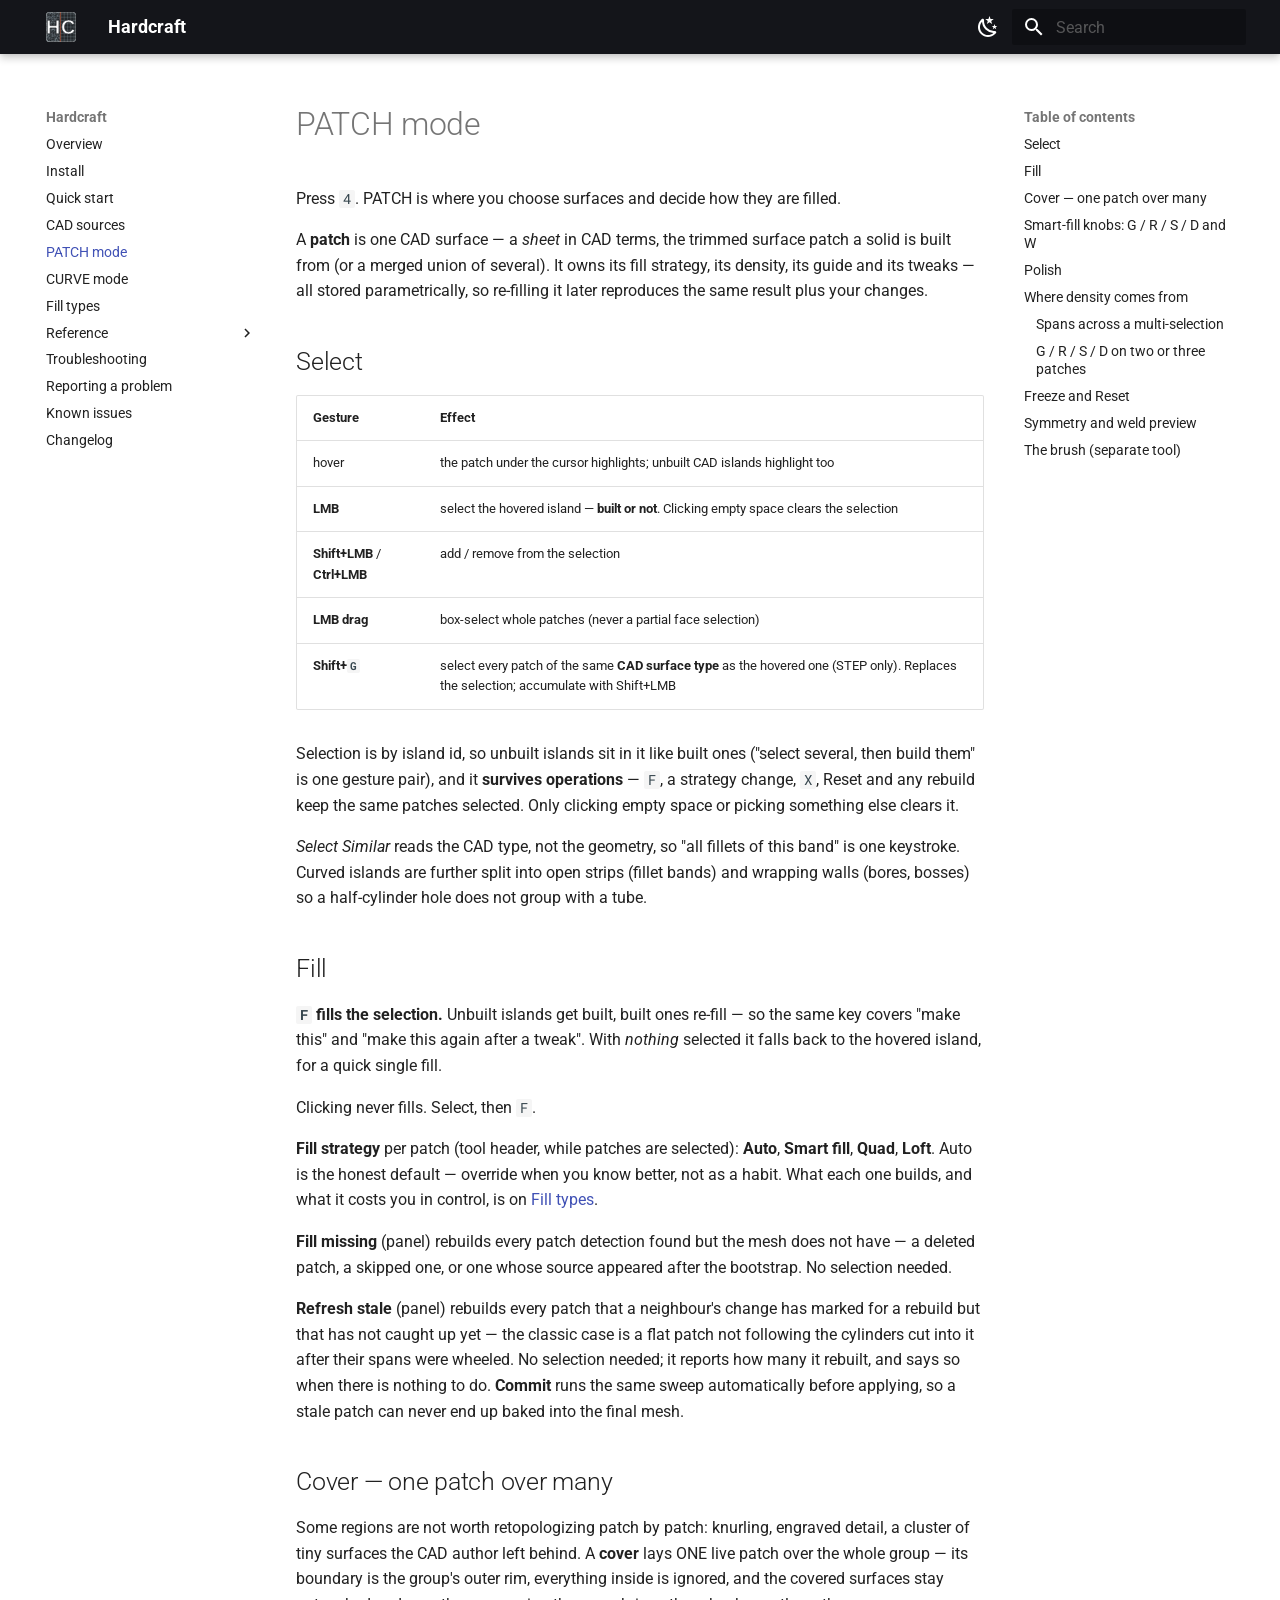
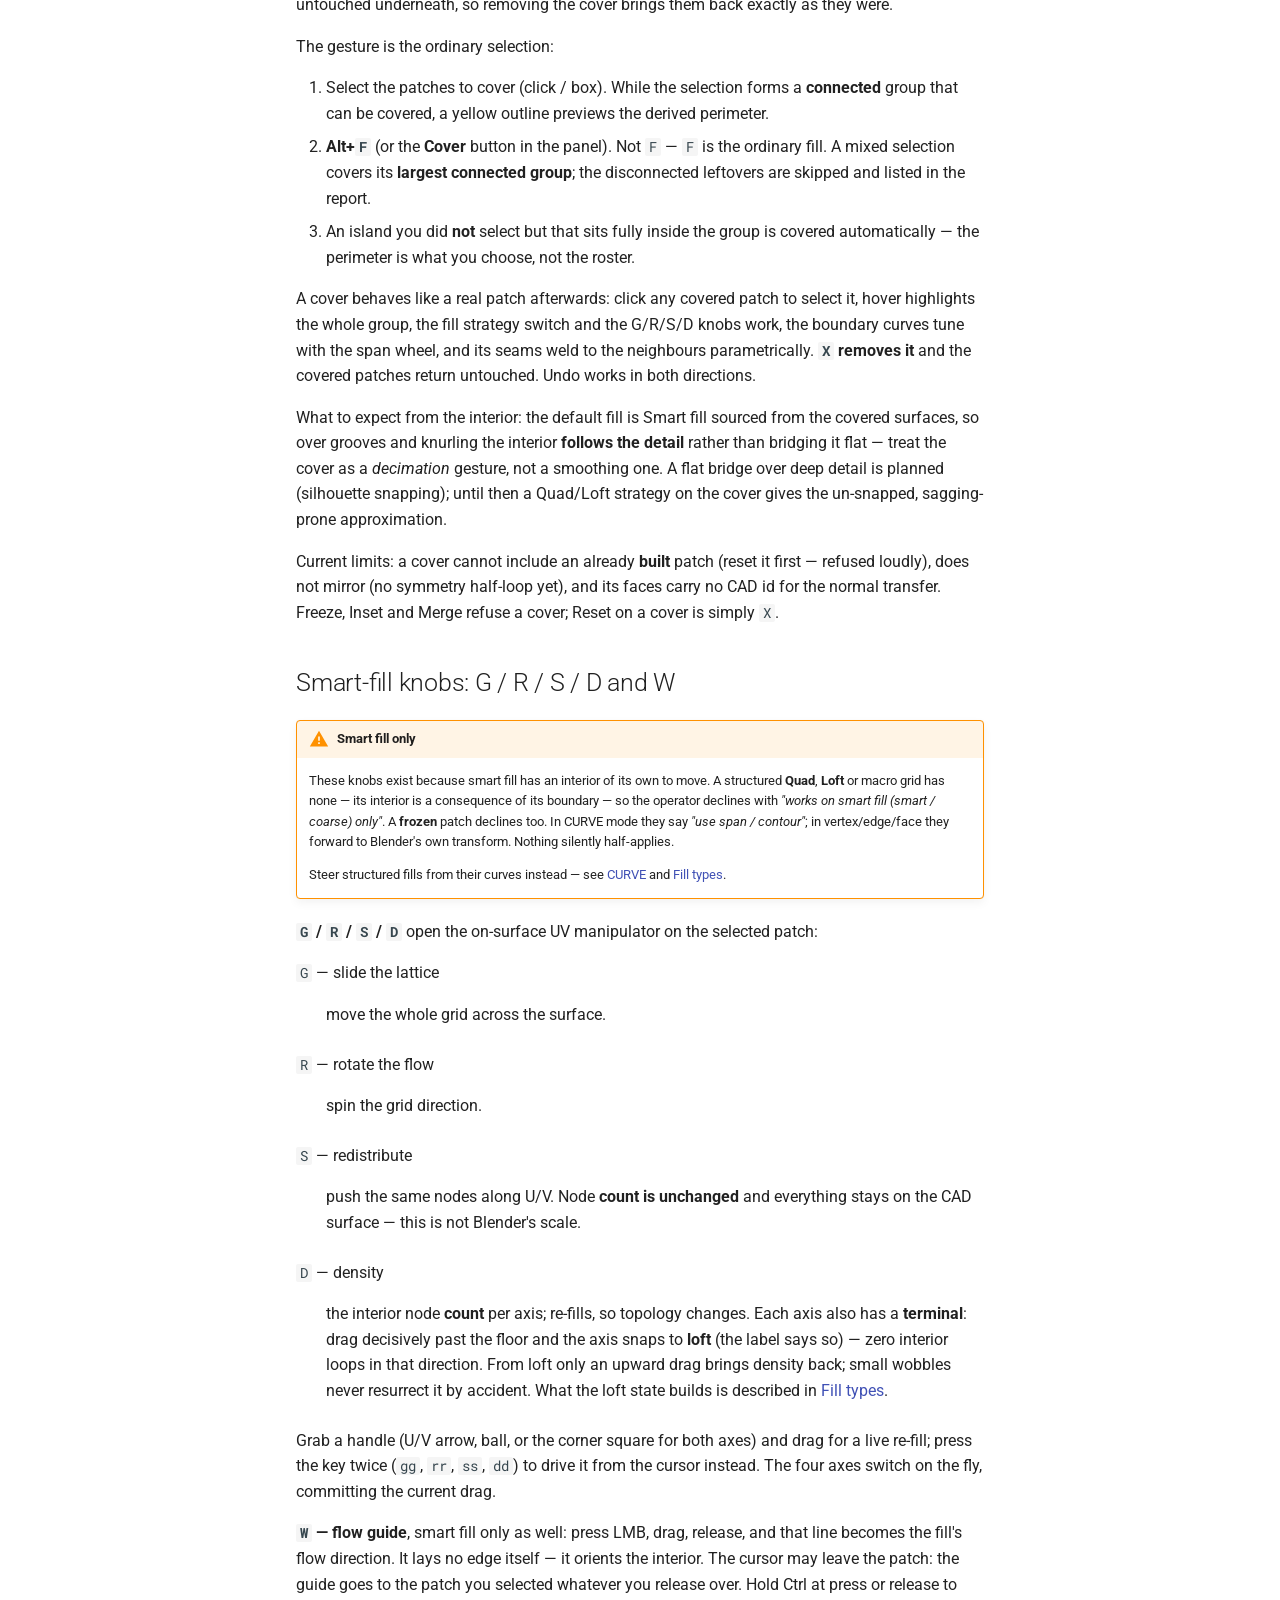
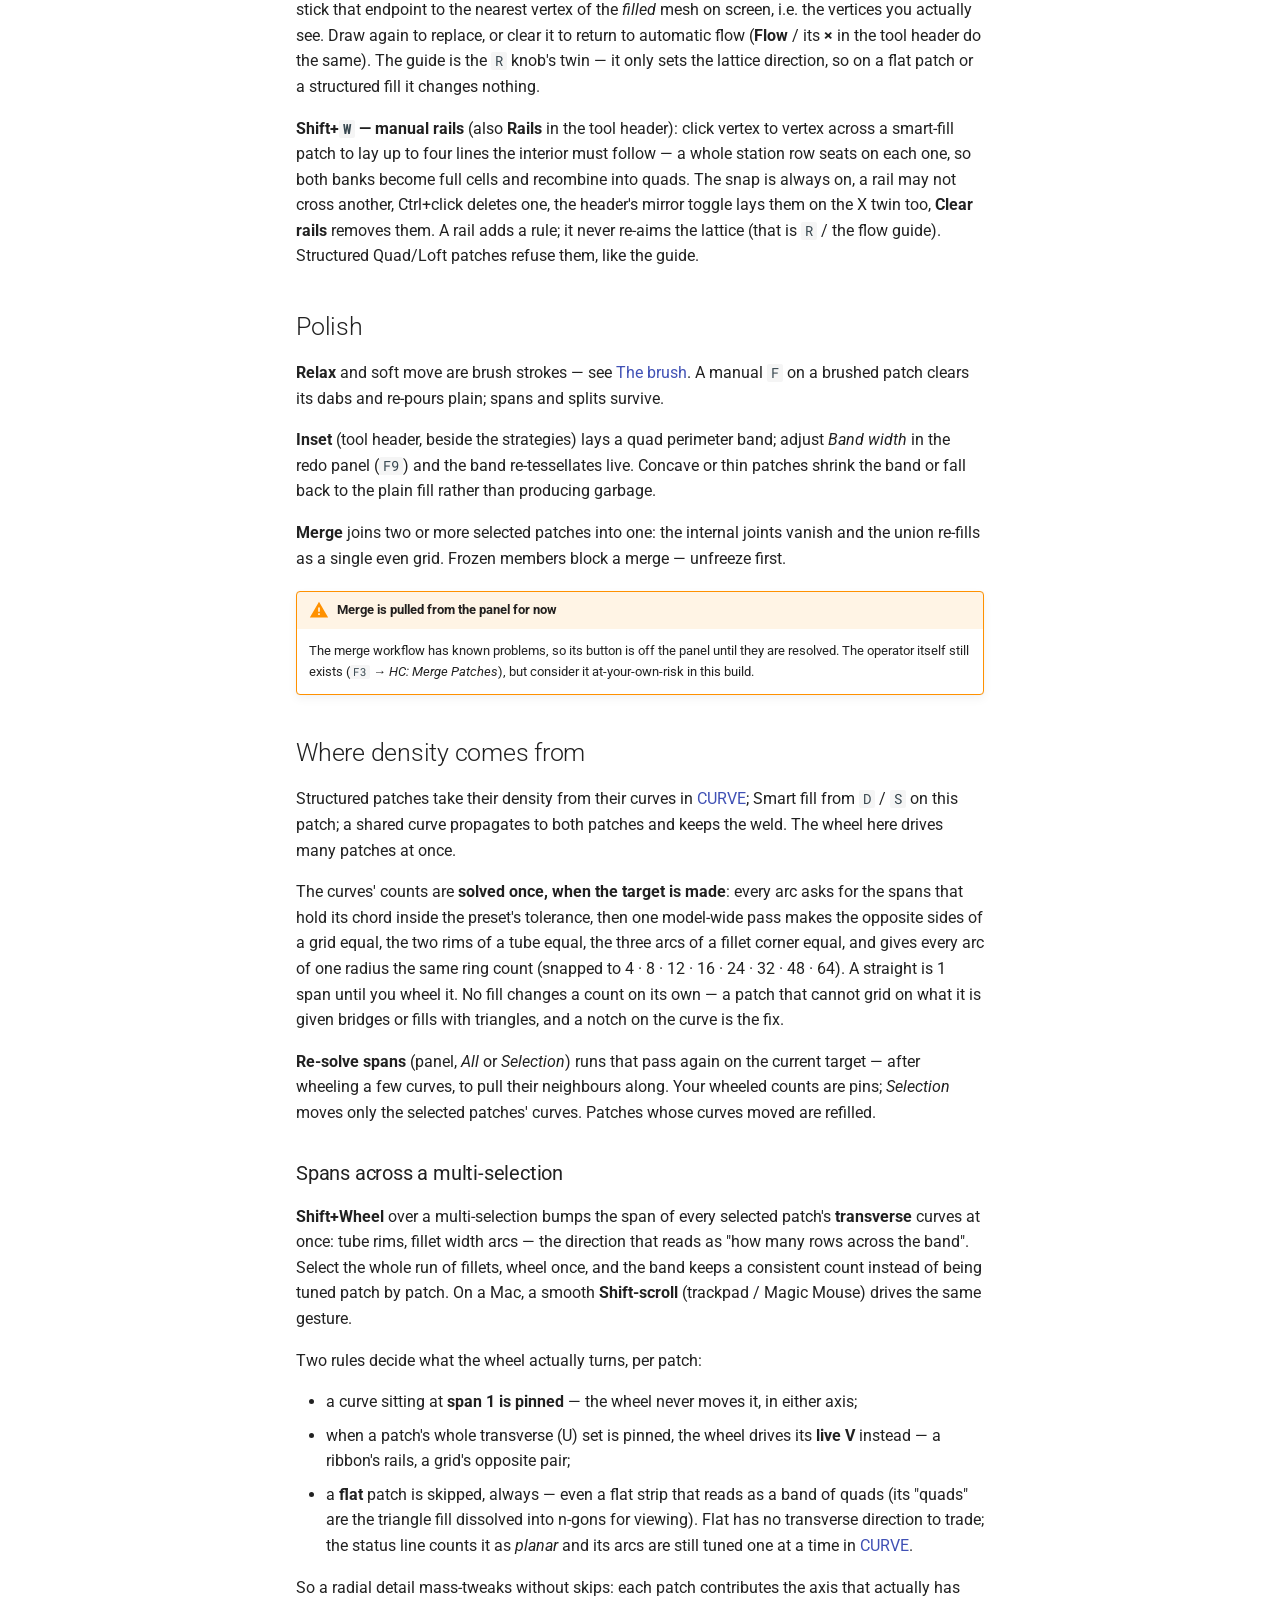
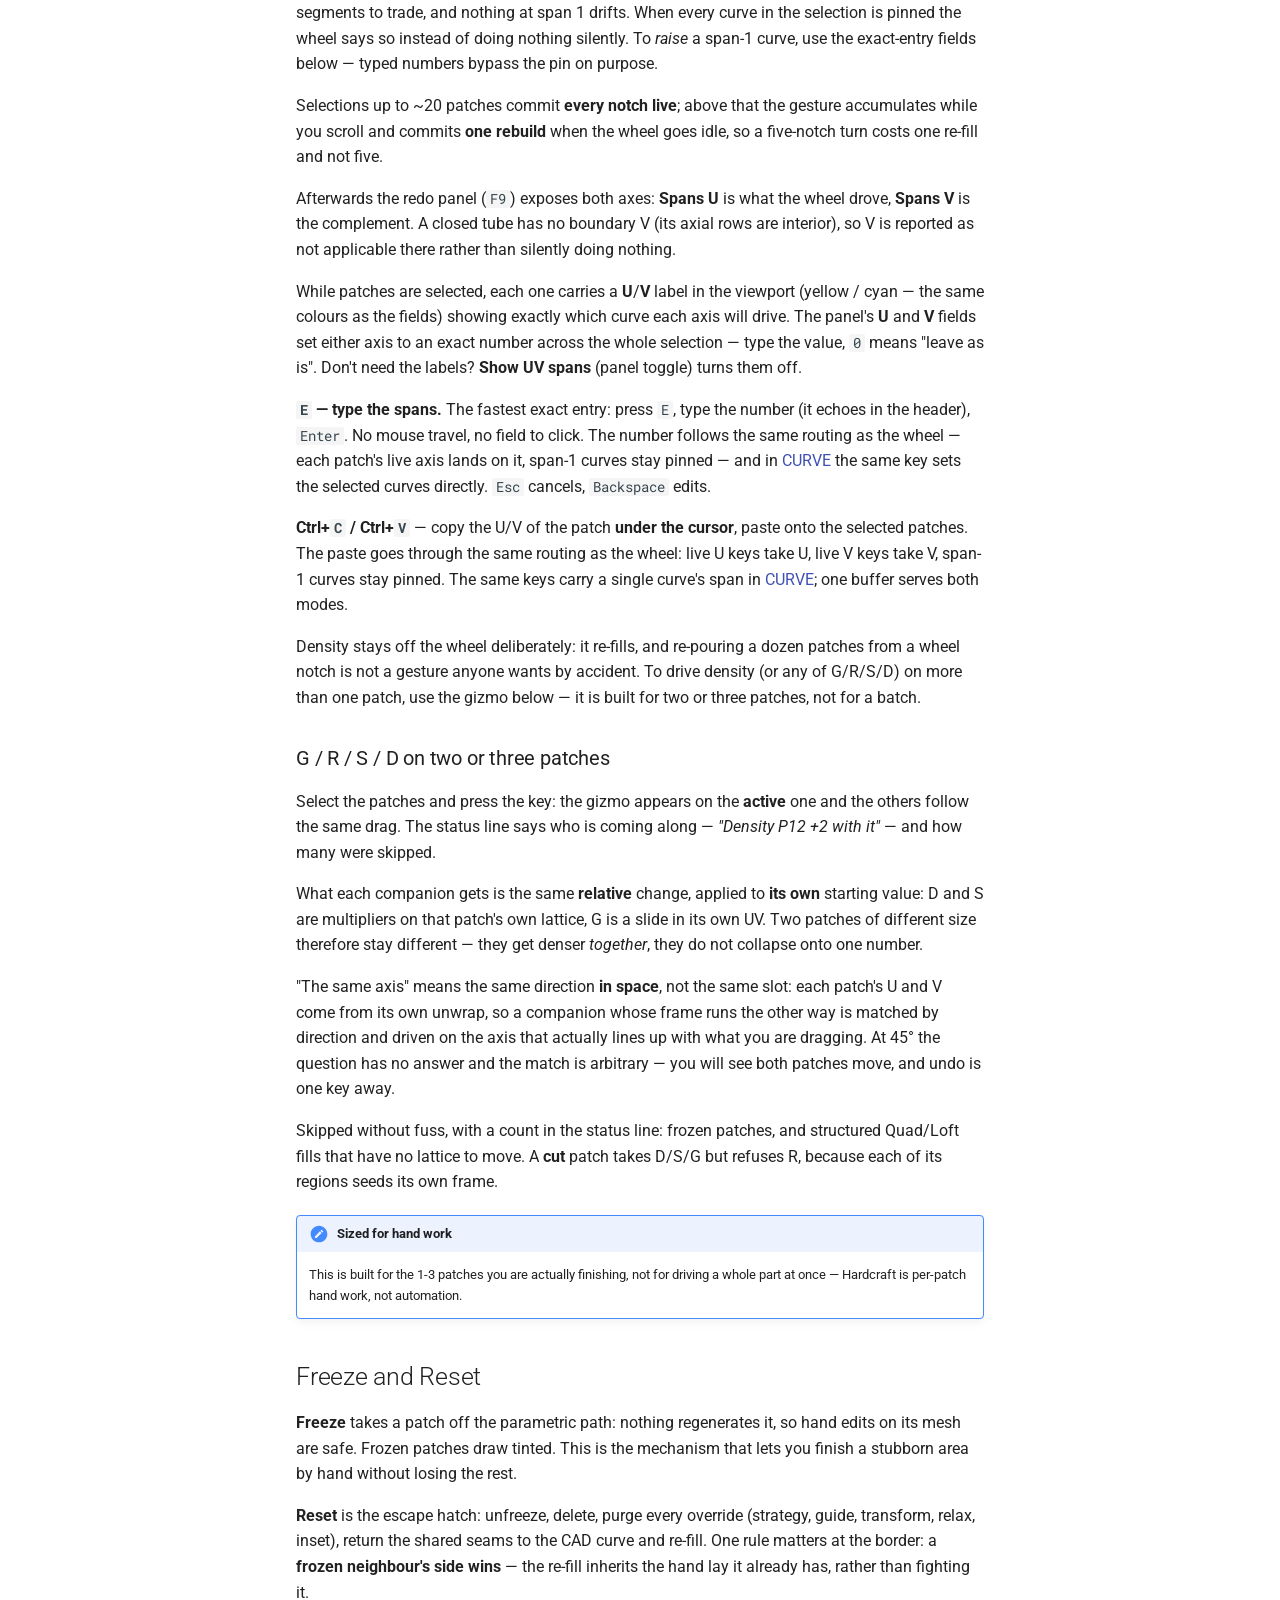
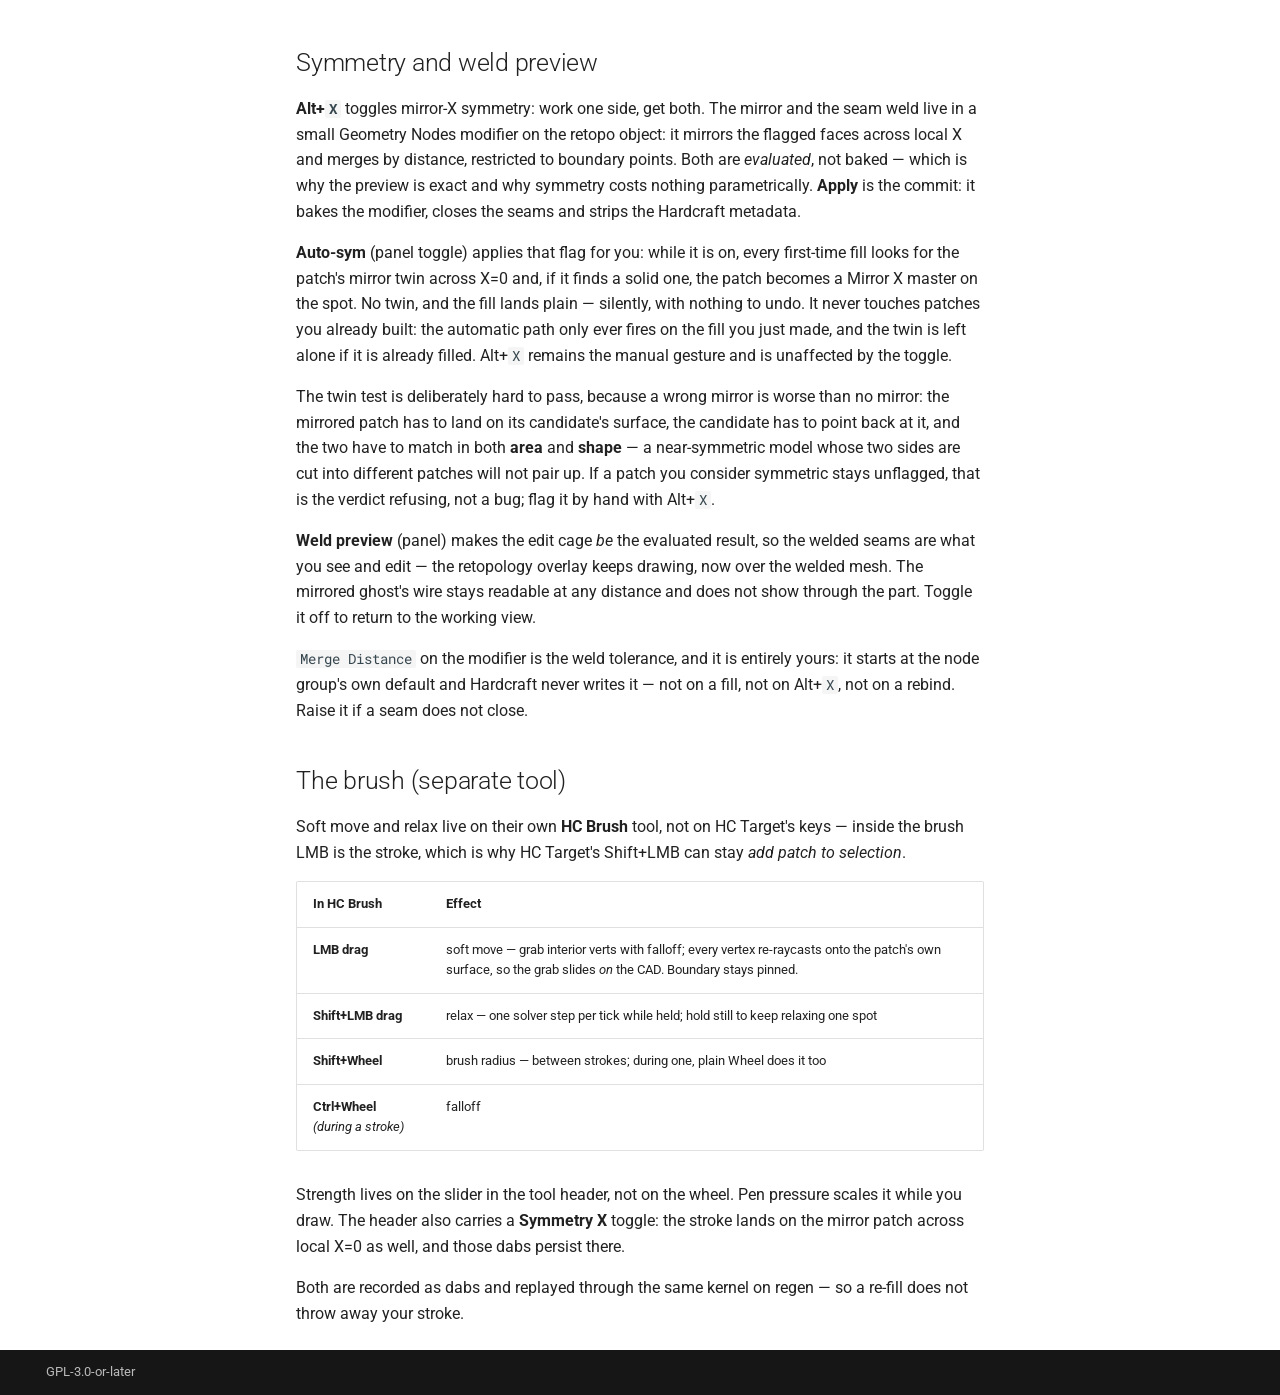
<file: patch/index.html>
<!doctype html>
<html lang="en" class="no-js">
  <head>
    
      <meta charset="utf-8">
      <meta name="viewport" content="width=device-width,initial-scale=1">
      
        <meta name="description" content="Blender add-on that turns dirty Plasticity/STEP CAD exports into clean quad/tri retopology.">
      
      
        <meta name="author" content="poloz">
      
      
        <link rel="canonical" href="https://polozad.github.io/hardcraft-docs/patch/">
      
      
        <link rel="prev" href="../sources/">
      
      
        <link rel="next" href="../curve/">
      
      
      <link rel="icon" href="../assets/hc-badge.svg">
      <meta name="generator" content="mkdocs-1.6.1, mkdocs-material-9.6.14">
    
    
      
        <title>PATCH mode - Hardcraft</title>
      
    
    
      <link rel="stylesheet" href="../assets/stylesheets/main.342714a4.min.css">
      
        
        <link rel="stylesheet" href="../assets/stylesheets/palette.06af60db.min.css">
      
      


    
    
      
    
    
      
        
        
        <link rel="preconnect" href="https://fonts.gstatic.com" crossorigin>
        <link rel="stylesheet" href="https://fonts.googleapis.com/css?family=Roboto:300,300i,400,400i,700,700i%7CRoboto+Mono:400,400i,700,700i&display=fallback">
        <style>:root{--md-text-font:"Roboto";--md-code-font:"Roboto Mono"}</style>
      
    
    
      <link rel="stylesheet" href="../stylesheets/extra.css">
    
    <script>__md_scope=new URL("..",location),__md_hash=e=>[...e].reduce(((e,_)=>(e<<5)-e+_.charCodeAt(0)),0),__md_get=(e,_=localStorage,t=__md_scope)=>JSON.parse(_.getItem(t.pathname+"."+e)),__md_set=(e,_,t=localStorage,a=__md_scope)=>{try{t.setItem(a.pathname+"."+e,JSON.stringify(_))}catch(e){}}</script>
    
      

    
    
    
  </head>
  
  
    
    
      
    
    
    
    
    <body dir="ltr" data-md-color-scheme="slate" data-md-color-primary="black" data-md-color-accent="amber">
  
    
    <input class="md-toggle" data-md-toggle="drawer" type="checkbox" id="__drawer" autocomplete="off">
    <input class="md-toggle" data-md-toggle="search" type="checkbox" id="__search" autocomplete="off">
    <label class="md-overlay" for="__drawer"></label>
    <div data-md-component="skip">
      
        
        <a href="#patch-mode" class="md-skip">
          Skip to content
        </a>
      
    </div>
    <div data-md-component="announce">
      
    </div>
    
    
      

  

<header class="md-header md-header--shadow" data-md-component="header">
  <nav class="md-header__inner md-grid" aria-label="Header">
    <a href=".." title="Hardcraft" class="md-header__button md-logo" aria-label="Hardcraft" data-md-component="logo">
      
  <img src="../assets/hc-badge.svg" alt="logo">

    </a>
    <label class="md-header__button md-icon" for="__drawer">
      
      <svg xmlns="http://www.w3.org/2000/svg" viewBox="0 0 24 24"><path d="M3 6h18v2H3zm0 5h18v2H3zm0 5h18v2H3z"/></svg>
    </label>
    <div class="md-header__title" data-md-component="header-title">
      <div class="md-header__ellipsis">
        <div class="md-header__topic">
          <span class="md-ellipsis">
            Hardcraft
          </span>
        </div>
        <div class="md-header__topic" data-md-component="header-topic">
          <span class="md-ellipsis">
            
              PATCH mode
            
          </span>
        </div>
      </div>
    </div>
    
      
        <form class="md-header__option" data-md-component="palette">
  
    
    
    
    <input class="md-option" data-md-color-media="(prefers-color-scheme: dark)" data-md-color-scheme="slate" data-md-color-primary="black" data-md-color-accent="amber"  aria-label="Light mode"  type="radio" name="__palette" id="__palette_0">
    
      <label class="md-header__button md-icon" title="Light mode" for="__palette_1" hidden>
        <svg xmlns="http://www.w3.org/2000/svg" viewBox="0 0 24 24"><path d="M12 7a5 5 0 0 1 5 5 5 5 0 0 1-5 5 5 5 0 0 1-5-5 5 5 0 0 1 5-5m0 2a3 3 0 0 0-3 3 3 3 0 0 0 3 3 3 3 0 0 0 3-3 3 3 0 0 0-3-3m0-7 2.39 3.42C13.65 5.15 12.84 5 12 5s-1.65.15-2.39.42zM3.34 7l4.16-.35A7.2 7.2 0 0 0 5.94 8.5c-.44.74-.69 1.5-.83 2.29zm.02 10 1.76-3.77a7.131 7.131 0 0 0 2.38 4.14zM20.65 7l-1.77 3.79a7.02 7.02 0 0 0-2.38-4.15zm-.01 10-4.14.36c.59-.51 1.12-1.14 1.54-1.86.42-.73.69-1.5.83-2.29zM12 22l-2.41-3.44c.74.27 1.55.44 2.41.44.82 0 1.63-.17 2.37-.44z"/></svg>
      </label>
    
  
    
    
    
    <input class="md-option" data-md-color-media="(prefers-color-scheme: light)" data-md-color-scheme="default" data-md-color-primary="black" data-md-color-accent="amber"  aria-label="Dark mode"  type="radio" name="__palette" id="__palette_1">
    
      <label class="md-header__button md-icon" title="Dark mode" for="__palette_0" hidden>
        <svg xmlns="http://www.w3.org/2000/svg" viewBox="0 0 24 24"><path d="m17.75 4.09-2.53 1.94.91 3.06-2.63-1.81-2.63 1.81.91-3.06-2.53-1.94L12.44 4l1.06-3 1.06 3zm3.5 6.91-1.64 1.25.59 1.98-1.7-1.17-1.7 1.17.59-1.98L15.75 11l2.06-.05L18.5 9l.69 1.95zm-2.28 4.95c.83-.08 1.72 1.1 1.19 1.85-.32.45-.66.87-1.08 1.27C15.17 23 8.84 23 4.94 19.07c-3.91-3.9-3.91-10.24 0-14.14.4-.4.82-.76 1.27-1.08.75-.53 1.93.36 1.85 1.19-.27 2.86.69 5.83 2.89 8.02a9.96 9.96 0 0 0 8.02 2.89m-1.64 2.02a12.08 12.08 0 0 1-7.8-3.47c-2.17-2.19-3.33-5-3.49-7.82-2.81 3.14-2.7 7.96.31 10.98 3.02 3.01 7.84 3.12 10.98.31"/></svg>
      </label>
    
  
</form>
      
    
    
      <script>var palette=__md_get("__palette");if(palette&&palette.color){if("(prefers-color-scheme)"===palette.color.media){var media=matchMedia("(prefers-color-scheme: light)"),input=document.querySelector(media.matches?"[data-md-color-media='(prefers-color-scheme: light)']":"[data-md-color-media='(prefers-color-scheme: dark)']");palette.color.media=input.getAttribute("data-md-color-media"),palette.color.scheme=input.getAttribute("data-md-color-scheme"),palette.color.primary=input.getAttribute("data-md-color-primary"),palette.color.accent=input.getAttribute("data-md-color-accent")}for(var[key,value]of Object.entries(palette.color))document.body.setAttribute("data-md-color-"+key,value)}</script>
    
    
    
      
      
        <label class="md-header__button md-icon" for="__search">
          
          <svg xmlns="http://www.w3.org/2000/svg" viewBox="0 0 24 24"><path d="M9.5 3A6.5 6.5 0 0 1 16 9.5c0 1.61-.59 3.09-1.56 4.23l.27.27h.79l5 5-1.5 1.5-5-5v-.79l-.27-.27A6.52 6.52 0 0 1 9.5 16 6.5 6.5 0 0 1 3 9.5 6.5 6.5 0 0 1 9.5 3m0 2C7 5 5 7 5 9.5S7 14 9.5 14 14 12 14 9.5 12 5 9.5 5"/></svg>
        </label>
        <div class="md-search" data-md-component="search" role="dialog">
  <label class="md-search__overlay" for="__search"></label>
  <div class="md-search__inner" role="search">
    <form class="md-search__form" name="search">
      <input type="text" class="md-search__input" name="query" aria-label="Search" placeholder="Search" autocapitalize="off" autocorrect="off" autocomplete="off" spellcheck="false" data-md-component="search-query" required>
      <label class="md-search__icon md-icon" for="__search">
        
        <svg xmlns="http://www.w3.org/2000/svg" viewBox="0 0 24 24"><path d="M9.5 3A6.5 6.5 0 0 1 16 9.5c0 1.61-.59 3.09-1.56 4.23l.27.27h.79l5 5-1.5 1.5-5-5v-.79l-.27-.27A6.52 6.52 0 0 1 9.5 16 6.5 6.5 0 0 1 3 9.5 6.5 6.5 0 0 1 9.5 3m0 2C7 5 5 7 5 9.5S7 14 9.5 14 14 12 14 9.5 12 5 9.5 5"/></svg>
        
        <svg xmlns="http://www.w3.org/2000/svg" viewBox="0 0 24 24"><path d="M20 11v2H8l5.5 5.5-1.42 1.42L4.16 12l7.92-7.92L13.5 5.5 8 11z"/></svg>
      </label>
      <nav class="md-search__options" aria-label="Search">
        
        <button type="reset" class="md-search__icon md-icon" title="Clear" aria-label="Clear" tabindex="-1">
          
          <svg xmlns="http://www.w3.org/2000/svg" viewBox="0 0 24 24"><path d="M19 6.41 17.59 5 12 10.59 6.41 5 5 6.41 10.59 12 5 17.59 6.41 19 12 13.41 17.59 19 19 17.59 13.41 12z"/></svg>
        </button>
      </nav>
      
        <div class="md-search__suggest" data-md-component="search-suggest"></div>
      
    </form>
    <div class="md-search__output">
      <div class="md-search__scrollwrap" tabindex="0" data-md-scrollfix>
        <div class="md-search-result" data-md-component="search-result">
          <div class="md-search-result__meta">
            Initializing search
          </div>
          <ol class="md-search-result__list" role="presentation"></ol>
        </div>
      </div>
    </div>
  </div>
</div>
      
    
    
  </nav>
  
</header>
    
    <div class="md-container" data-md-component="container">
      
      
        
          
        
      
      <main class="md-main" data-md-component="main">
        <div class="md-main__inner md-grid">
          
            
              
              <div class="md-sidebar md-sidebar--primary" data-md-component="sidebar" data-md-type="navigation" >
                <div class="md-sidebar__scrollwrap">
                  <div class="md-sidebar__inner">
                    



<nav class="md-nav md-nav--primary" aria-label="Navigation" data-md-level="0">
  <label class="md-nav__title" for="__drawer">
    <a href=".." title="Hardcraft" class="md-nav__button md-logo" aria-label="Hardcraft" data-md-component="logo">
      
  <img src="../assets/hc-badge.svg" alt="logo">

    </a>
    Hardcraft
  </label>
  
  <ul class="md-nav__list" data-md-scrollfix>
    
      
      
  
  
  
  
    <li class="md-nav__item">
      <a href=".." class="md-nav__link">
        
  
  
  <span class="md-ellipsis">
    Overview
    
  </span>
  

      </a>
    </li>
  

    
      
      
  
  
  
  
    <li class="md-nav__item">
      <a href="../install/" class="md-nav__link">
        
  
  
  <span class="md-ellipsis">
    Install
    
  </span>
  

      </a>
    </li>
  

    
      
      
  
  
  
  
    <li class="md-nav__item">
      <a href="../quickstart/" class="md-nav__link">
        
  
  
  <span class="md-ellipsis">
    Quick start
    
  </span>
  

      </a>
    </li>
  

    
      
      
  
  
  
  
    <li class="md-nav__item">
      <a href="../sources/" class="md-nav__link">
        
  
  
  <span class="md-ellipsis">
    CAD sources
    
  </span>
  

      </a>
    </li>
  

    
      
      
  
  
    
  
  
  
    <li class="md-nav__item md-nav__item--active">
      
      <input class="md-nav__toggle md-toggle" type="checkbox" id="__toc">
      
      
        
      
      
        <label class="md-nav__link md-nav__link--active" for="__toc">
          
  
  
  <span class="md-ellipsis">
    PATCH mode
    
  </span>
  

          <span class="md-nav__icon md-icon"></span>
        </label>
      
      <a href="./" class="md-nav__link md-nav__link--active">
        
  
  
  <span class="md-ellipsis">
    PATCH mode
    
  </span>
  

      </a>
      
        

<nav class="md-nav md-nav--secondary" aria-label="Table of contents">
  
  
  
    
  
  
    <label class="md-nav__title" for="__toc">
      <span class="md-nav__icon md-icon"></span>
      Table of contents
    </label>
    <ul class="md-nav__list" data-md-component="toc" data-md-scrollfix>
      
        <li class="md-nav__item">
  <a href="#select" class="md-nav__link">
    <span class="md-ellipsis">
      Select
    </span>
  </a>
  
</li>
      
        <li class="md-nav__item">
  <a href="#fill" class="md-nav__link">
    <span class="md-ellipsis">
      Fill
    </span>
  </a>
  
</li>
      
        <li class="md-nav__item">
  <a href="#cover-one-patch-over-many" class="md-nav__link">
    <span class="md-ellipsis">
      Cover — one patch over many
    </span>
  </a>
  
</li>
      
        <li class="md-nav__item">
  <a href="#smart-fill-knobs-g-r-s-d-and-w" class="md-nav__link">
    <span class="md-ellipsis">
      Smart-fill knobs: G / R / S / D and W
    </span>
  </a>
  
</li>
      
        <li class="md-nav__item">
  <a href="#polish" class="md-nav__link">
    <span class="md-ellipsis">
      Polish
    </span>
  </a>
  
</li>
      
        <li class="md-nav__item">
  <a href="#where-density-comes-from" class="md-nav__link">
    <span class="md-ellipsis">
      Where density comes from
    </span>
  </a>
  
    <nav class="md-nav" aria-label="Where density comes from">
      <ul class="md-nav__list">
        
          <li class="md-nav__item">
  <a href="#spans-across-a-multi-selection" class="md-nav__link">
    <span class="md-ellipsis">
      Spans across a multi-selection
    </span>
  </a>
  
</li>
        
          <li class="md-nav__item">
  <a href="#g-r-s-d-on-two-or-three-patches" class="md-nav__link">
    <span class="md-ellipsis">
      G / R / S / D on two or three patches
    </span>
  </a>
  
</li>
        
      </ul>
    </nav>
  
</li>
      
        <li class="md-nav__item">
  <a href="#freeze-and-reset" class="md-nav__link">
    <span class="md-ellipsis">
      Freeze and Reset
    </span>
  </a>
  
</li>
      
        <li class="md-nav__item">
  <a href="#symmetry-and-weld-preview" class="md-nav__link">
    <span class="md-ellipsis">
      Symmetry and weld preview
    </span>
  </a>
  
</li>
      
        <li class="md-nav__item">
  <a href="#the-brush-separate-tool" class="md-nav__link">
    <span class="md-ellipsis">
      The brush (separate tool)
    </span>
  </a>
  
</li>
      
    </ul>
  
</nav>
      
    </li>
  

    
      
      
  
  
  
  
    <li class="md-nav__item">
      <a href="../curve/" class="md-nav__link">
        
  
  
  <span class="md-ellipsis">
    CURVE mode
    
  </span>
  

      </a>
    </li>
  

    
      
      
  
  
  
  
    <li class="md-nav__item">
      <a href="../fills/" class="md-nav__link">
        
  
  
  <span class="md-ellipsis">
    Fill types
    
  </span>
  

      </a>
    </li>
  

    
      
      
  
  
  
  
    
    
    
    
    
    <li class="md-nav__item md-nav__item--nested">
      
        
        
        <input class="md-nav__toggle md-toggle " type="checkbox" id="__nav_8" >
        
          
          <label class="md-nav__link" for="__nav_8" id="__nav_8_label" tabindex="0">
            
  
  
  <span class="md-ellipsis">
    Reference
    
  </span>
  

            <span class="md-nav__icon md-icon"></span>
          </label>
        
        <nav class="md-nav" data-md-level="1" aria-labelledby="__nav_8_label" aria-expanded="false">
          <label class="md-nav__title" for="__nav_8">
            <span class="md-nav__icon md-icon"></span>
            Reference
          </label>
          <ul class="md-nav__list" data-md-scrollfix>
            
              
                
  
  
  
  
    <li class="md-nav__item">
      <a href="../reference/keymap/" class="md-nav__link">
        
  
  
  <span class="md-ellipsis">
    Keymap
    
  </span>
  

      </a>
    </li>
  

              
            
              
                
  
  
  
  
    <li class="md-nav__item">
      <a href="../reference/settings/" class="md-nav__link">
        
  
  
  <span class="md-ellipsis">
    Settings
    
  </span>
  

      </a>
    </li>
  

              
            
          </ul>
        </nav>
      
    </li>
  

    
      
      
  
  
  
  
    <li class="md-nav__item">
      <a href="../troubleshooting/" class="md-nav__link">
        
  
  
  <span class="md-ellipsis">
    Troubleshooting
    
  </span>
  

      </a>
    </li>
  

    
      
      
  
  
  
  
    <li class="md-nav__item">
      <a href="../reporting/" class="md-nav__link">
        
  
  
  <span class="md-ellipsis">
    Reporting a problem
    
  </span>
  

      </a>
    </li>
  

    
      
      
  
  
  
  
    <li class="md-nav__item">
      <a href="../known-issues/" class="md-nav__link">
        
  
  
  <span class="md-ellipsis">
    Known issues
    
  </span>
  

      </a>
    </li>
  

    
      
      
  
  
  
  
    <li class="md-nav__item">
      <a href="../changelog/" class="md-nav__link">
        
  
  
  <span class="md-ellipsis">
    Changelog
    
  </span>
  

      </a>
    </li>
  

    
  </ul>
</nav>
                  </div>
                </div>
              </div>
            
            
              
              <div class="md-sidebar md-sidebar--secondary" data-md-component="sidebar" data-md-type="toc" >
                <div class="md-sidebar__scrollwrap">
                  <div class="md-sidebar__inner">
                    

<nav class="md-nav md-nav--secondary" aria-label="Table of contents">
  
  
  
    
  
  
    <label class="md-nav__title" for="__toc">
      <span class="md-nav__icon md-icon"></span>
      Table of contents
    </label>
    <ul class="md-nav__list" data-md-component="toc" data-md-scrollfix>
      
        <li class="md-nav__item">
  <a href="#select" class="md-nav__link">
    <span class="md-ellipsis">
      Select
    </span>
  </a>
  
</li>
      
        <li class="md-nav__item">
  <a href="#fill" class="md-nav__link">
    <span class="md-ellipsis">
      Fill
    </span>
  </a>
  
</li>
      
        <li class="md-nav__item">
  <a href="#cover-one-patch-over-many" class="md-nav__link">
    <span class="md-ellipsis">
      Cover — one patch over many
    </span>
  </a>
  
</li>
      
        <li class="md-nav__item">
  <a href="#smart-fill-knobs-g-r-s-d-and-w" class="md-nav__link">
    <span class="md-ellipsis">
      Smart-fill knobs: G / R / S / D and W
    </span>
  </a>
  
</li>
      
        <li class="md-nav__item">
  <a href="#polish" class="md-nav__link">
    <span class="md-ellipsis">
      Polish
    </span>
  </a>
  
</li>
      
        <li class="md-nav__item">
  <a href="#where-density-comes-from" class="md-nav__link">
    <span class="md-ellipsis">
      Where density comes from
    </span>
  </a>
  
    <nav class="md-nav" aria-label="Where density comes from">
      <ul class="md-nav__list">
        
          <li class="md-nav__item">
  <a href="#spans-across-a-multi-selection" class="md-nav__link">
    <span class="md-ellipsis">
      Spans across a multi-selection
    </span>
  </a>
  
</li>
        
          <li class="md-nav__item">
  <a href="#g-r-s-d-on-two-or-three-patches" class="md-nav__link">
    <span class="md-ellipsis">
      G / R / S / D on two or three patches
    </span>
  </a>
  
</li>
        
      </ul>
    </nav>
  
</li>
      
        <li class="md-nav__item">
  <a href="#freeze-and-reset" class="md-nav__link">
    <span class="md-ellipsis">
      Freeze and Reset
    </span>
  </a>
  
</li>
      
        <li class="md-nav__item">
  <a href="#symmetry-and-weld-preview" class="md-nav__link">
    <span class="md-ellipsis">
      Symmetry and weld preview
    </span>
  </a>
  
</li>
      
        <li class="md-nav__item">
  <a href="#the-brush-separate-tool" class="md-nav__link">
    <span class="md-ellipsis">
      The brush (separate tool)
    </span>
  </a>
  
</li>
      
    </ul>
  
</nav>
                  </div>
                </div>
              </div>
            
          
          
            <div class="md-content" data-md-component="content">
              <article class="md-content__inner md-typeset">
                
                  



<h1 id="patch-mode">PATCH mode<a class="headerlink" href="#patch-mode" title="Permanent link">&para;</a></h1>
<p>Press <code>4</code>. PATCH is where you choose surfaces and decide how they are filled.</p>
<p>A <strong>patch</strong> is one CAD surface — a <em>sheet</em> in CAD terms, the trimmed surface
patch a solid is built from (or a merged union of several). It owns its fill
strategy, its density, its guide and its tweaks — all stored parametrically, so
re-filling it later reproduces the same result plus your changes.</p>
<h2 id="select">Select<a class="headerlink" href="#select" title="Permanent link">&para;</a></h2>
<table>
<thead>
<tr>
<th>Gesture</th>
<th>Effect</th>
</tr>
</thead>
<tbody>
<tr>
<td>hover</td>
<td>the patch under the cursor highlights; unbuilt CAD islands highlight too</td>
</tr>
<tr>
<td><strong>LMB</strong></td>
<td>select the hovered island — <strong>built or not</strong>. Clicking empty space clears the selection</td>
</tr>
<tr>
<td><strong>Shift+LMB</strong> / <strong>Ctrl+LMB</strong></td>
<td>add / remove from the selection</td>
</tr>
<tr>
<td><strong>LMB drag</strong></td>
<td>box-select whole patches (never a partial face selection)</td>
</tr>
<tr>
<td><strong>Shift+<code>G</code></strong></td>
<td>select every patch of the same <strong>CAD surface type</strong> as the hovered one (STEP only). Replaces the selection; accumulate with Shift+LMB</td>
</tr>
</tbody>
</table>
<p>Selection is by island id, so unbuilt islands sit in it like built ones
("select several, then build them" is one gesture pair), and it <strong>survives
operations</strong> — <code>F</code>, a strategy change, <code>X</code>, Reset and any rebuild keep the
same patches selected. Only clicking empty space or picking something else
clears it.</p>
<p><em>Select Similar</em> reads the CAD type, not the geometry, so "all fillets of this
band" is one keystroke. Curved islands are further split into open strips
(fillet bands) and wrapping walls (bores, bosses) so a half-cylinder hole does
not group with a tube.</p>
<h2 id="fill">Fill<a class="headerlink" href="#fill" title="Permanent link">&para;</a></h2>
<p><strong><code>F</code> fills the selection.</strong> Unbuilt islands get built, built ones re-fill — so
the same key covers "make this" and "make this again after a tweak". With
<em>nothing</em> selected it falls back to the hovered island, for a quick single fill.</p>
<p>Clicking never fills. Select, then <code>F</code>.</p>
<p><strong>Fill strategy</strong> per patch (tool header, while patches are selected): <strong>Auto</strong>,
<strong>Smart fill</strong>, <strong>Quad</strong>, <strong>Loft</strong>. Auto is the honest default — override when you
know better, not as a habit. What each one builds, and what it costs you in
control, is on <a href="../fills/">Fill types</a>.</p>
<p><strong>Fill missing</strong> (panel) rebuilds every patch detection found but the mesh does
not have — a deleted patch, a skipped one, or one whose source appeared after the
bootstrap. No selection needed.</p>
<p><strong>Refresh stale</strong> (panel) rebuilds every patch that a neighbour's change has
marked for a rebuild but that has not caught up yet — the classic case is a flat
patch not following the cylinders cut into it after their spans were wheeled.
No selection needed; it reports how many it rebuilt, and says so when there is
nothing to do. <strong>Commit</strong> runs the same sweep automatically before applying, so
a stale patch can never end up baked into the final mesh.</p>
<h2 id="cover-one-patch-over-many">Cover — one patch over many<a class="headerlink" href="#cover-one-patch-over-many" title="Permanent link">&para;</a></h2>
<p>Some regions are not worth retopologizing patch by patch: knurling, engraved
detail, a cluster of tiny surfaces the CAD author left behind. A <strong>cover</strong>
lays ONE live patch over the whole group — its boundary is the group's outer
rim, everything inside is ignored, and the covered surfaces stay untouched
underneath, so removing the cover brings them back exactly as they were.</p>
<p>The gesture is the ordinary selection:</p>
<ol>
<li>Select the patches to cover (click / box). While the selection forms a
   <strong>connected</strong> group that can be covered, a yellow outline previews the
   derived perimeter.</li>
<li><strong>Alt+<code>F</code></strong> (or the <strong>Cover</strong> button in the panel). Not <code>F</code> — <code>F</code> is the
   ordinary fill. A mixed selection covers its <strong>largest connected group</strong>;
   the disconnected leftovers are skipped and listed in the report.</li>
<li>An island you did <strong>not</strong> select but that sits fully inside the group is
   covered automatically — the perimeter is what you choose, not the roster.</li>
</ol>
<p>A cover behaves like a real patch afterwards: click any covered patch to
select it, hover highlights the whole group, the fill strategy switch and the
G/R/S/D knobs work, the boundary curves tune with the span wheel, and its
seams weld to the neighbours parametrically. <strong><code>X</code> removes it</strong> and the
covered patches return untouched. Undo works in both directions.</p>
<p>What to expect from the interior: the default fill is Smart fill sourced from
the covered surfaces, so over grooves and knurling the interior <strong>follows the
detail</strong> rather than bridging it flat — treat the cover as a <em>decimation</em>
gesture, not a smoothing one. A flat bridge over deep detail is planned
(silhouette snapping); until then a Quad/Loft strategy on the cover gives the
un-snapped, sagging-prone approximation.</p>
<p>Current limits: a cover cannot include an already <strong>built</strong> patch (reset it
first — refused loudly), does not mirror (no symmetry half-loop yet), and its
faces carry no CAD id for the normal transfer. Freeze, Inset and Merge refuse a
cover; Reset on a cover is simply <code>X</code>.</p>
<h2 id="smart-fill-knobs-g-r-s-d-and-w">Smart-fill knobs: G / R / S / D and W<a class="headerlink" href="#smart-fill-knobs-g-r-s-d-and-w" title="Permanent link">&para;</a></h2>
<div class="admonition warning">
<p class="admonition-title">Smart fill only</p>
<p>These knobs exist because smart fill has an interior of its own to move. A
structured <strong>Quad</strong>, <strong>Loft</strong> or macro grid has none — its interior is a
consequence of its boundary — so the operator declines with <em>"works on smart
fill (smart / coarse) only"</em>. A <strong>frozen</strong> patch declines too. In CURVE mode
they say <em>"use span / contour"</em>; in vertex/edge/face they forward to
Blender's own transform. Nothing silently half-applies.</p>
<p>Steer structured fills from their curves instead — see <a href="../curve/">CURVE</a> and
<a href="../fills/">Fill types</a>.</p>
</div>
<p><strong><code>G</code> / <code>R</code> / <code>S</code> / <code>D</code></strong> open the on-surface UV manipulator on the selected
patch:</p>
<dl>
<dt><code>G</code> — slide the lattice</dt>
<dd>move the whole grid across the surface.</dd>
<dt><code>R</code> — rotate the flow</dt>
<dd>spin the grid direction.</dd>
<dt><code>S</code> — redistribute</dt>
<dd>push the same nodes along U/V. Node <strong>count is unchanged</strong> and everything
stays on the CAD surface — this is not Blender's scale.</dd>
<dt><code>D</code> — density</dt>
<dd>the interior node <strong>count</strong> per axis; re-fills, so topology changes. Each
axis also has a <strong>terminal</strong>: drag decisively past the floor and the axis
snaps to <strong>loft</strong> (the label says so) — zero interior loops in that
direction. From loft only an upward drag brings density back; small
wobbles never resurrect it by accident. What the loft state builds is
described in <a href="../fills/#the-loft-terminal-rungs">Fill types</a>.</dd>
</dl>
<p>Grab a handle (U/V arrow, ball, or the corner square for both axes) and drag for
a live re-fill; press the key twice (<code>gg</code>, <code>rr</code>, <code>ss</code>, <code>dd</code>) to drive it from the
cursor instead. The four axes switch on the fly, committing the current drag.</p>
<p><strong><code>W</code> — flow guide</strong>, smart fill only as well: press LMB, drag, release, and
that line becomes the fill's flow direction. It lays no edge itself — it orients
the interior. The cursor may leave the patch: the guide goes to the patch you
selected whatever you release over. Hold Ctrl at press or release to stick that
endpoint to the nearest vertex of the <em>filled</em> mesh on screen, i.e. the vertices
you actually see. Draw again to replace, or clear it to return to automatic flow
(<strong>Flow</strong> / its <strong>×</strong> in the tool header do the same). The guide is the <code>R</code>
knob's twin — it only sets the lattice direction, so on a flat patch or a
structured fill it changes nothing.</p>
<p><strong>Shift+<code>W</code> — manual rails</strong> (also <strong>Rails</strong> in the tool header): click vertex
to vertex across a smart-fill patch to lay up to four lines the interior must
follow — a whole station row seats on each one, so both banks become full cells
and recombine into quads. The snap is always on, a rail may not cross another,
Ctrl+click deletes one, the header's mirror toggle lays them on the X twin too,
<strong>Clear rails</strong> removes them. A rail adds a rule; it never re-aims the lattice
(that is <code>R</code> / the flow guide). Structured Quad/Loft patches refuse them, like
the guide.</p>
<h2 id="polish">Polish<a class="headerlink" href="#polish" title="Permanent link">&para;</a></h2>
<p><strong>Relax</strong> and soft move are brush strokes — see
<a href="#the-brush-separate-tool">The brush</a>. A manual <code>F</code> on a brushed patch clears
its dabs and re-pours plain; spans and splits survive.</p>
<p><strong>Inset</strong> (tool header, beside the strategies) lays a quad perimeter band;
adjust <em>Band width</em> in the redo panel (<code>F9</code>) and the band re-tessellates live.
Concave or thin patches shrink the band or fall back to the plain fill rather
than producing garbage.</p>
<p><strong>Merge</strong> joins two or more selected patches into one: the internal joints vanish
and the union re-fills as a single even grid. Frozen members block a merge —
unfreeze first.</p>
<div class="admonition warning">
<p class="admonition-title">Merge is pulled from the panel for now</p>
<p>The merge workflow has known problems, so its button is off the panel until
they are resolved. The operator itself still exists (<code>F3</code> → <em>HC: Merge
Patches</em>), but consider it at-your-own-risk in this build.</p>
</div>
<h2 id="where-density-comes-from">Where density comes from<a class="headerlink" href="#where-density-comes-from" title="Permanent link">&para;</a></h2>
<p>Structured patches take their density from their curves in
<a href="../curve/">CURVE</a>; Smart fill from <code>D</code> / <code>S</code> on this patch; a shared curve
propagates to both patches and keeps the weld. The wheel here drives many
patches at once.</p>
<p>The curves' counts are <strong>solved once, when the target is made</strong>: every arc
asks for the spans that hold its chord inside the preset's tolerance, then
one model-wide pass makes the opposite sides of a grid equal, the two rims of
a tube equal, the three arcs of a fillet corner equal, and gives every arc of
one radius the same ring count (snapped to 4 · 8 · 12 · 16 · 24 · 32 · 48 ·
64). A straight is 1 span until you wheel it. No fill changes a count on its
own — a patch that cannot grid on what it is given bridges or fills with
triangles, and a notch on the curve is the fix.</p>
<p><strong>Re-solve spans</strong> (panel, <em>All</em> or <em>Selection</em>) runs that pass again on the
current target — after wheeling a few curves, to pull their neighbours along.
Your wheeled counts are pins; <em>Selection</em> moves only the selected patches'
curves. Patches whose curves moved are refilled.</p>
<h3 id="spans-across-a-multi-selection">Spans across a multi-selection<a class="headerlink" href="#spans-across-a-multi-selection" title="Permanent link">&para;</a></h3>
<p><strong>Shift+Wheel</strong> over a multi-selection bumps the span of every selected patch's
<strong>transverse</strong> curves at once: tube rims, fillet width arcs — the direction that
reads as "how many rows across the band". Select the whole run of fillets, wheel
once, and the band keeps a consistent count instead of being tuned patch by
patch. On a Mac, a smooth <strong>Shift-scroll</strong> (trackpad / Magic Mouse) drives the
same gesture.</p>
<p>Two rules decide what the wheel actually turns, per patch:</p>
<ul>
<li>a curve sitting at <strong>span 1 is pinned</strong> — the wheel never moves it, in either
  axis;</li>
<li>when a patch's whole transverse (U) set is pinned, the wheel drives its
  <strong>live V</strong> instead — a ribbon's rails, a grid's opposite pair;</li>
<li>a <strong>flat</strong> patch is skipped, always — even a flat strip that reads as a band
  of quads (its "quads" are the triangle fill dissolved into n-gons for
  viewing). Flat has no transverse direction to trade; the status line counts
  it as <em>planar</em> and its arcs are still tuned one at a time in
  <a href="../curve/">CURVE</a>.</li>
</ul>
<p>So a radial detail mass-tweaks without skips: each patch contributes the axis
that actually has segments to trade, and nothing at span 1 drifts. When every
curve in the selection is pinned the wheel says so instead of doing nothing
silently. To <em>raise</em> a span-1 curve, use the exact-entry fields below — typed
numbers bypass the pin on purpose.</p>
<p>Selections up to ~20 patches commit <strong>every notch live</strong>; above that the
gesture accumulates while you scroll and commits <strong>one rebuild</strong> when the wheel
goes idle, so a five-notch turn costs one re-fill and not five.</p>
<p>Afterwards the redo panel (<code>F9</code>) exposes both axes: <strong>Spans U</strong> is what the
wheel drove, <strong>Spans V</strong> is the complement. A closed tube has no boundary V
(its axial rows are interior), so V is reported as not applicable there rather
than silently doing nothing.</p>
<p>While patches are selected, each one carries a <strong>U</strong>/<strong>V</strong> label in the viewport
(yellow / cyan — the same colours as the fields) showing exactly which curve
each axis will drive. The panel's <strong>U</strong> and <strong>V</strong> fields set either axis to an
exact number across the whole selection — type the value, <code>0</code> means "leave as
is". Don't need the labels? <strong>Show UV spans</strong> (panel toggle) turns them off.</p>
<p><strong><code>E</code> — type the spans.</strong> The fastest exact entry: press <code>E</code>, type the number
(it echoes in the header), <code>Enter</code>. No mouse travel, no field to click. The
number follows the same routing as the wheel — each patch's live axis lands on
it, span-1 curves stay pinned — and in <a href="../curve/">CURVE</a> the same key sets the
selected curves directly. <code>Esc</code> cancels, <code>Backspace</code> edits.</p>
<p><strong>Ctrl+<code>C</code> / Ctrl+<code>V</code></strong> — copy the U/V of the patch <strong>under the cursor</strong>, paste
onto the selected patches. The paste goes through the same routing as the
wheel: live U keys take U, live V keys take V, span-1 curves stay pinned. The
same keys carry a single curve's span in <a href="../curve/#spans-and-contour">CURVE</a>;
one buffer serves both modes.</p>
<p>Density stays off the wheel deliberately: it re-fills, and re-pouring a dozen
patches from a wheel notch is not a gesture anyone wants by accident. To drive
density (or any of G/R/S/D) on more than one patch, use the gizmo below — it is
built for two or three patches, not for a batch.</p>
<h3 id="g-r-s-d-on-two-or-three-patches">G / R / S / D on two or three patches<a class="headerlink" href="#g-r-s-d-on-two-or-three-patches" title="Permanent link">&para;</a></h3>
<p>Select the patches and press the key: the gizmo appears on the <strong>active</strong> one and
the others follow the same drag. The status line says who is coming along —
<em>"Density P12 +2 with it"</em> — and how many were skipped.</p>
<p>What each companion gets is the same <strong>relative</strong> change, applied to <strong>its own</strong>
starting value: D and S are multipliers on that patch's own lattice, G is a slide
in its own UV. Two patches of different size therefore stay different — they get
denser <em>together</em>, they do not collapse onto one number.</p>
<p>"The same axis" means the same direction <strong>in space</strong>, not the same slot: each
patch's U and V come from its own unwrap, so a companion whose frame runs the
other way is matched by direction and driven on the axis that actually lines up
with what you are dragging. At 45° the question has no answer and the match is
arbitrary — you will see both patches move, and undo is one key away.</p>
<p>Skipped without fuss, with a count in the status line: frozen patches, and
structured Quad/Loft fills that have no lattice to move. A <strong>cut</strong> patch takes
D/S/G but refuses R, because each of its regions seeds its own frame.</p>
<div class="admonition note">
<p class="admonition-title">Sized for hand work</p>
<p>This is built for the 1-3 patches you are actually finishing, not for driving
a whole part at once — Hardcraft is per-patch hand work, not automation.</p>
</div>
<h2 id="freeze-and-reset">Freeze and Reset<a class="headerlink" href="#freeze-and-reset" title="Permanent link">&para;</a></h2>
<p><strong>Freeze</strong> takes a patch off the parametric path: nothing regenerates it, so hand
edits on its mesh are safe. Frozen patches draw tinted. This is the mechanism
that lets you finish a stubborn area by hand without losing the rest.</p>
<p><strong>Reset</strong> is the escape hatch: unfreeze, delete, purge every override (strategy,
guide, transform, relax, inset), return the shared seams to the CAD curve and
re-fill. One rule matters at the border: a <strong>frozen neighbour's side wins</strong> — the
re-fill inherits the hand lay it already has, rather than fighting it.</p>
<h2 id="symmetry-and-weld-preview">Symmetry and weld preview<a class="headerlink" href="#symmetry-and-weld-preview" title="Permanent link">&para;</a></h2>
<p><strong>Alt+<code>X</code></strong> toggles mirror-X symmetry: work one side, get both. The mirror and
the seam weld live in a small Geometry Nodes modifier on the retopo object: it
mirrors the flagged faces across local X and merges by distance, restricted to
boundary points. Both are <em>evaluated</em>, not baked — which is why the preview is
exact and why symmetry costs nothing parametrically. <strong>Apply</strong> is the commit: it
bakes the modifier, closes the seams and strips the Hardcraft metadata.</p>
<p><strong>Auto-sym</strong> (panel toggle) applies that flag for you: while it is on, every
first-time fill looks for the patch's mirror twin across X=0 and, if it finds a
solid one, the patch becomes a Mirror X master on the spot. No twin, and the
fill lands plain — silently, with nothing to undo. It never touches patches you
already built: the automatic path only ever fires on the fill you just made,
and the twin is left alone if it is already filled. Alt+<code>X</code> remains the manual
gesture and is unaffected by the toggle.</p>
<p>The twin test is deliberately hard to pass, because a wrong mirror is worse
than no mirror: the mirrored patch has to land on its candidate's surface, the
candidate has to point back at it, and the two have to match in both <strong>area</strong>
and <strong>shape</strong> — a near-symmetric model whose two sides are cut into different
patches will not pair up. If a patch you consider symmetric stays unflagged,
that is the verdict refusing, not a bug; flag it by hand with Alt+<code>X</code>.</p>
<p><strong>Weld preview</strong> (panel) makes the edit cage <em>be</em> the evaluated result, so the
welded seams are what you see and edit — the retopology overlay keeps drawing,
now over the welded mesh. The mirrored ghost's wire stays readable at any
distance and does not show through the part. Toggle it off to return to the
working view.</p>
<p><code>Merge Distance</code> on the modifier is the weld tolerance, and it is entirely
yours: it starts at the node group's own default and Hardcraft never writes it —
not on a fill, not on Alt+<code>X</code>, not on a rebind. Raise it if a seam does not
close.</p>
<h2 id="the-brush-separate-tool">The brush (separate tool)<a class="headerlink" href="#the-brush-separate-tool" title="Permanent link">&para;</a></h2>
<p>Soft move and relax live on their own <strong>HC Brush</strong> tool, not on HC Target's keys
— inside the brush LMB is the stroke, which is why HC Target's Shift+LMB can
stay <em>add patch to selection</em>.</p>
<table>
<thead>
<tr>
<th>In HC Brush</th>
<th>Effect</th>
</tr>
</thead>
<tbody>
<tr>
<td><strong>LMB drag</strong></td>
<td>soft move — grab interior verts with falloff; every vertex re-raycasts onto the patch's own surface, so the grab slides <em>on</em> the CAD. Boundary stays pinned.</td>
</tr>
<tr>
<td><strong>Shift+LMB drag</strong></td>
<td>relax — one solver step per tick while held; hold still to keep relaxing one spot</td>
</tr>
<tr>
<td><strong>Shift+Wheel</strong></td>
<td>brush radius — between strokes; during one, plain Wheel does it too</td>
</tr>
<tr>
<td><strong>Ctrl+Wheel</strong> <em>(during a stroke)</em></td>
<td>falloff</td>
</tr>
</tbody>
</table>
<p>Strength lives on the slider in the tool header, not on the wheel. Pen pressure
scales it while you draw. The header also carries a <strong>Symmetry X</strong> toggle: the
stroke lands on the mirror patch across local X=0 as well, and those dabs
persist there.</p>
<p>Both are recorded as dabs and replayed through the same kernel on regen — so a
re-fill does not throw away your stroke.</p>












                
              </article>
            </div>
          
          
<script>var target=document.getElementById(location.hash.slice(1));target&&target.name&&(target.checked=target.name.startsWith("__tabbed_"))</script>
        </div>
        
          <button type="button" class="md-top md-icon" data-md-component="top" hidden>
  
  <svg xmlns="http://www.w3.org/2000/svg" viewBox="0 0 24 24"><path d="M13 20h-2V8l-5.5 5.5-1.42-1.42L12 4.16l7.92 7.92-1.42 1.42L13 8z"/></svg>
  Back to top
</button>
        
      </main>
      
        <footer class="md-footer">
  
  <div class="md-footer-meta md-typeset">
    <div class="md-footer-meta__inner md-grid">
      <div class="md-copyright">
  
    <div class="md-copyright__highlight">
      GPL-3.0-or-later
    </div>
  
  
</div>
      
    </div>
  </div>
</footer>
      
    </div>
    <div class="md-dialog" data-md-component="dialog">
      <div class="md-dialog__inner md-typeset"></div>
    </div>
    
    
    
      
      <script id="__config" type="application/json">{"base": "..", "features": ["navigation.instant", "navigation.top", "navigation.tracking", "toc.follow", "content.code.copy", "search.suggest"], "search": "../assets/javascripts/workers/search.d50fe291.min.js", "tags": null, "translations": {"clipboard.copied": "Copied to clipboard", "clipboard.copy": "Copy to clipboard", "search.result.more.one": "1 more on this page", "search.result.more.other": "# more on this page", "search.result.none": "No matching documents", "search.result.one": "1 matching document", "search.result.other": "# matching documents", "search.result.placeholder": "Type to start searching", "search.result.term.missing": "Missing", "select.version": "Select version"}, "version": null}</script>
    
    
      <script src="../assets/javascripts/bundle.13a4f30d.min.js"></script>
      
    
  </body>
</html>
</file>
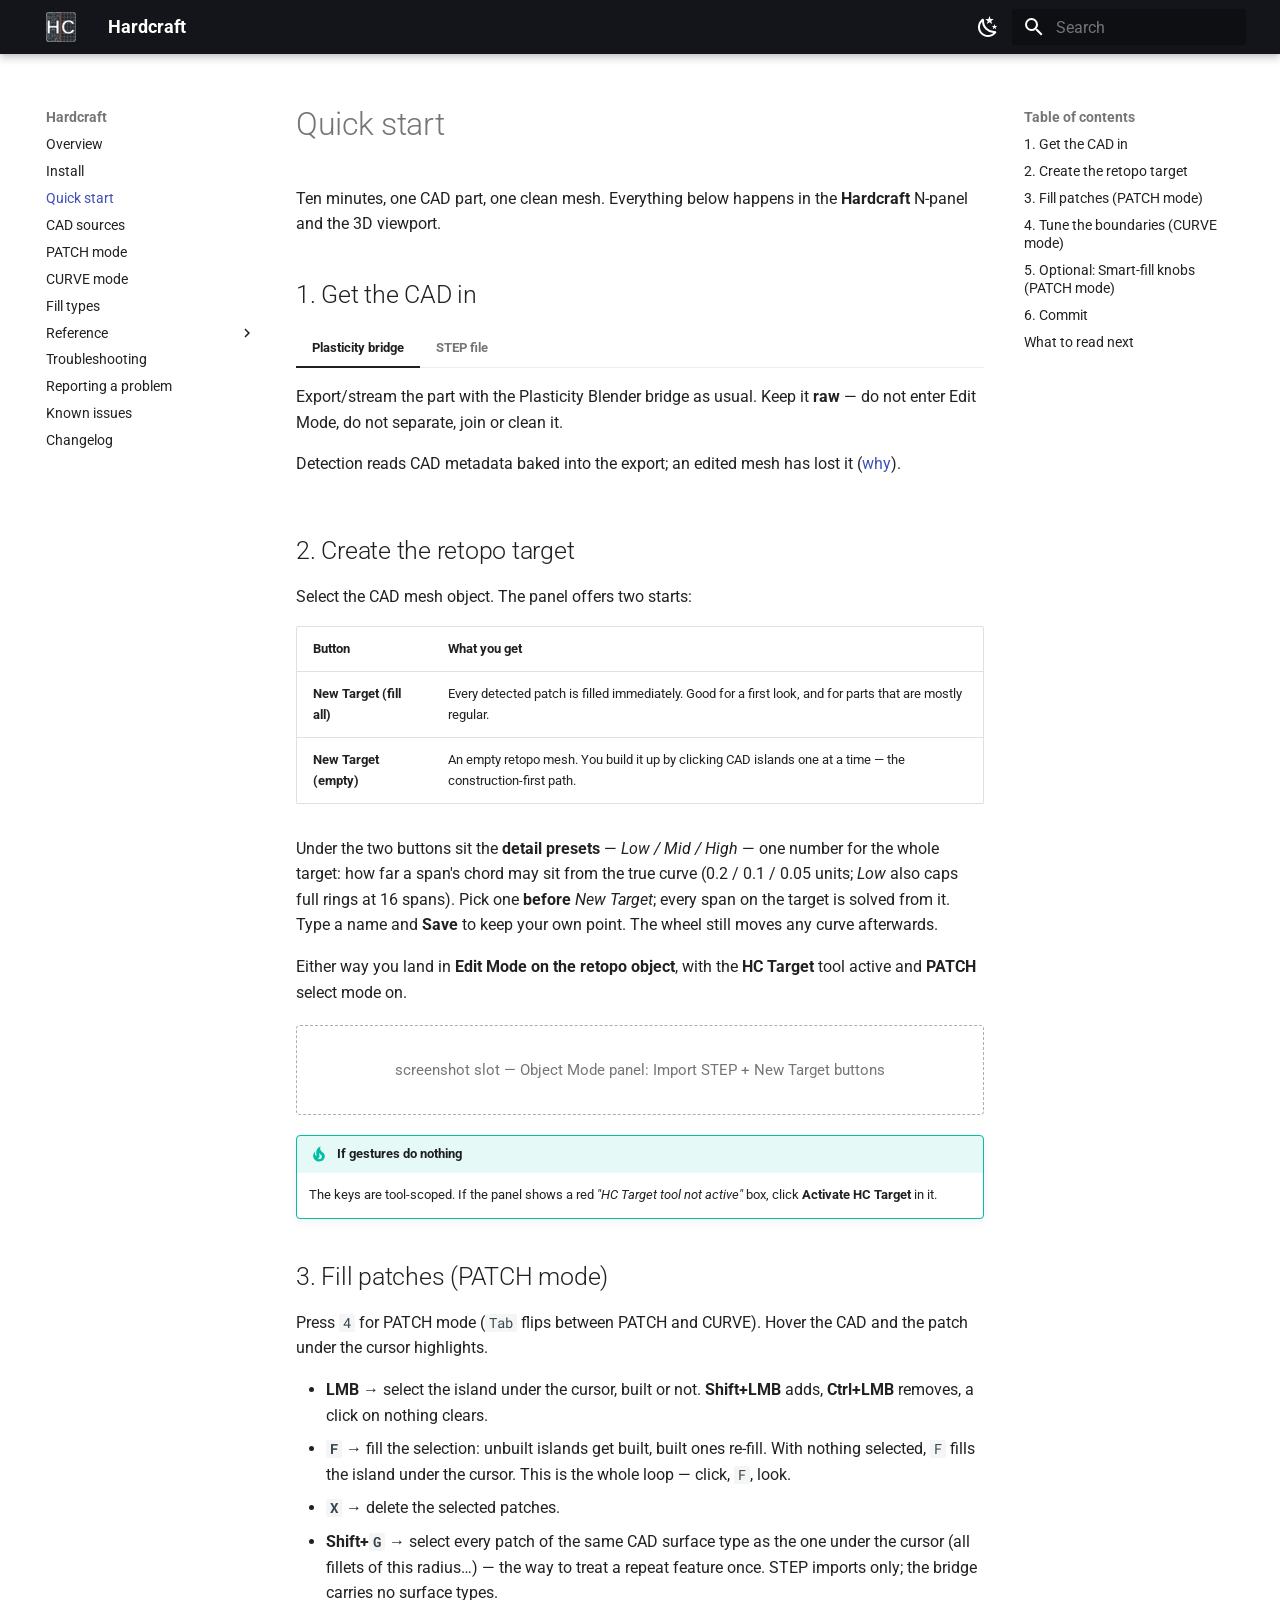
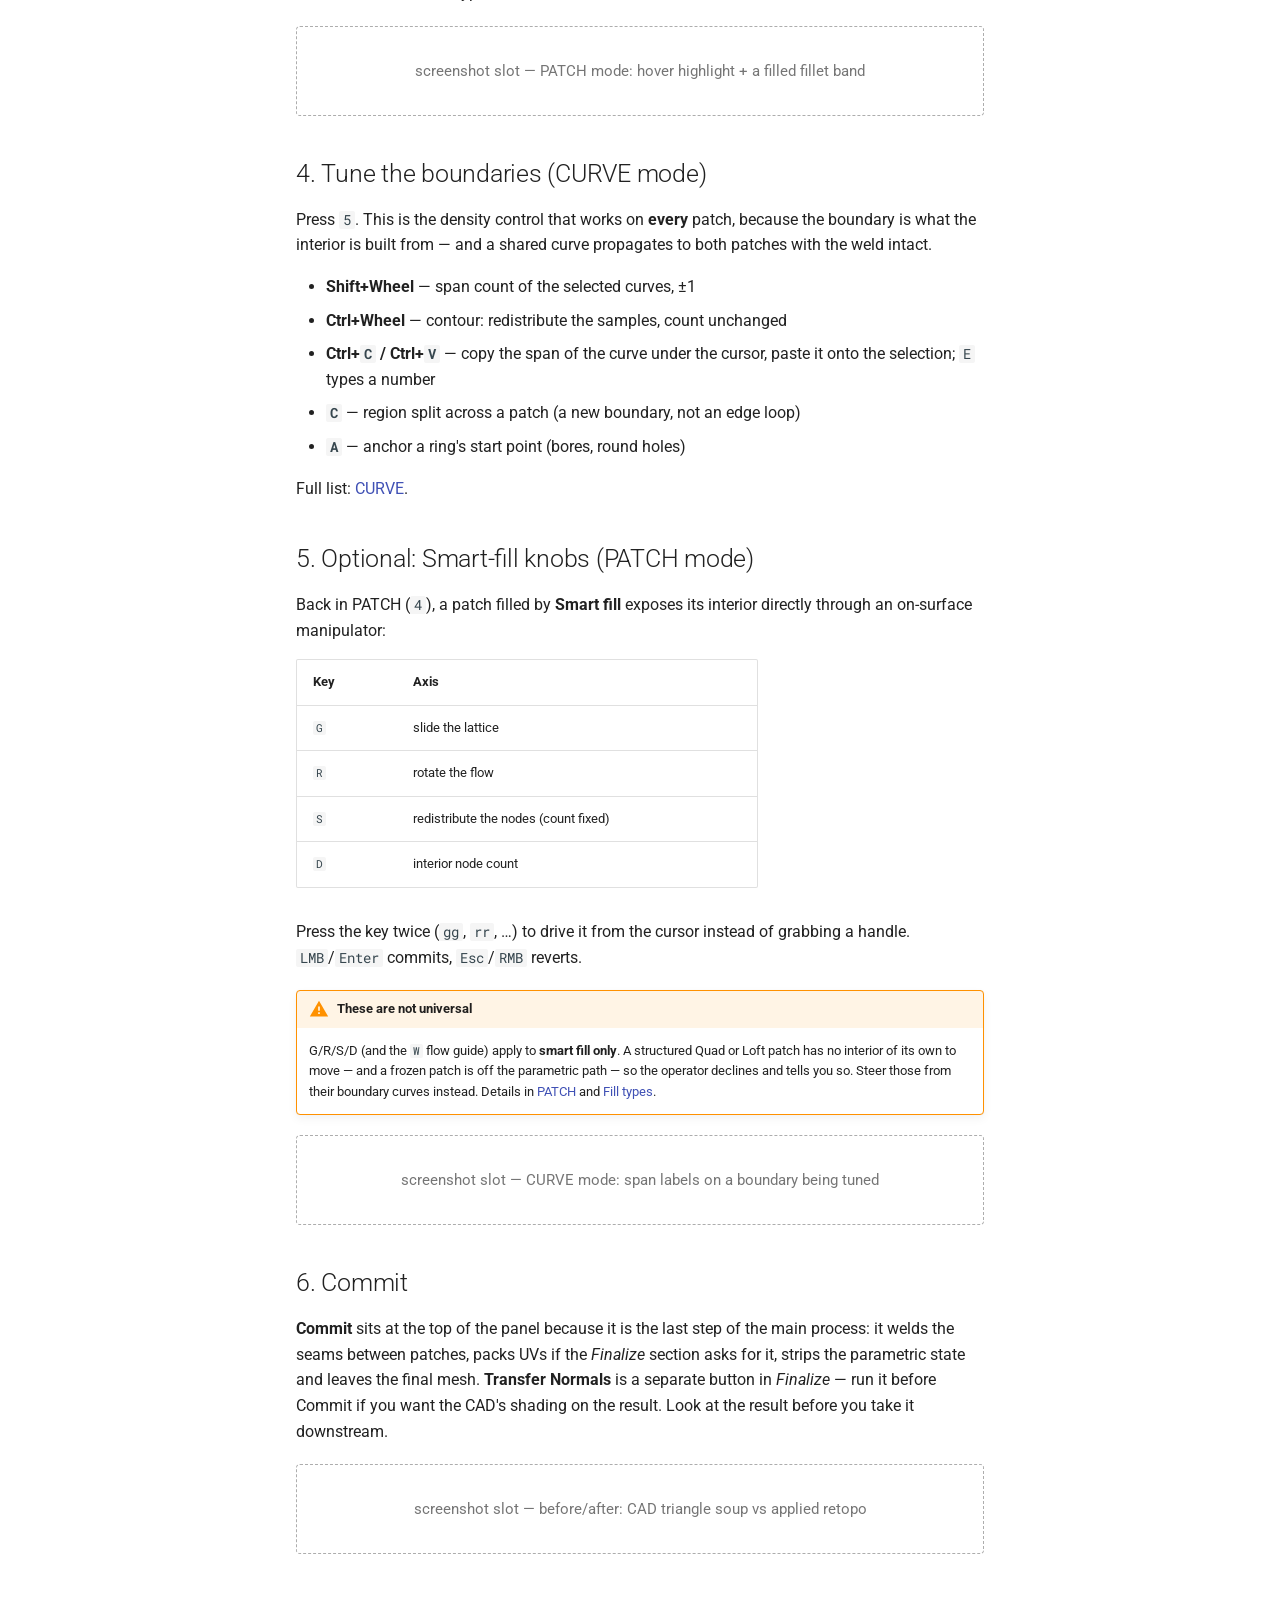
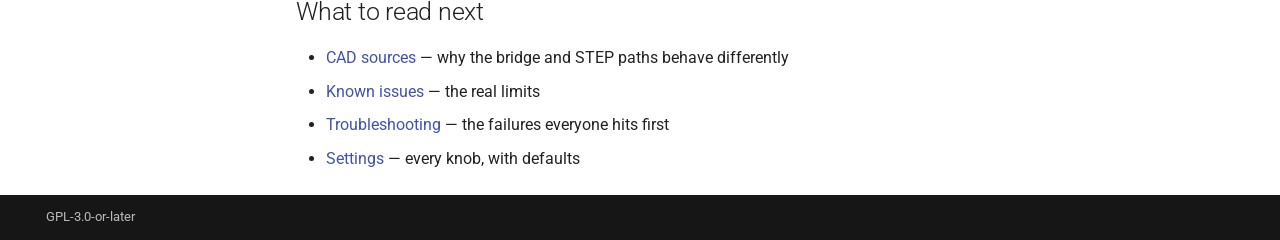
<file: quickstart/index.html>
<!doctype html>
<html lang="en" class="no-js">
  <head>
    
      <meta charset="utf-8">
      <meta name="viewport" content="width=device-width,initial-scale=1">
      
        <meta name="description" content="Blender add-on that turns dirty Plasticity/STEP CAD exports into clean quad/tri retopology.">
      
      
        <meta name="author" content="poloz">
      
      
        <link rel="canonical" href="https://polozad.github.io/hardcraft-docs/quickstart/">
      
      
        <link rel="prev" href="../install/">
      
      
        <link rel="next" href="../sources/">
      
      
      <link rel="icon" href="../assets/hc-badge.svg">
      <meta name="generator" content="mkdocs-1.6.1, mkdocs-material-9.6.14">
    
    
      
        <title>Quick start - Hardcraft</title>
      
    
    
      <link rel="stylesheet" href="../assets/stylesheets/main.342714a4.min.css">
      
        
        <link rel="stylesheet" href="../assets/stylesheets/palette.06af60db.min.css">
      
      


    
    
      
    
    
      
        
        
        <link rel="preconnect" href="https://fonts.gstatic.com" crossorigin>
        <link rel="stylesheet" href="https://fonts.googleapis.com/css?family=Roboto:300,300i,400,400i,700,700i%7CRoboto+Mono:400,400i,700,700i&display=fallback">
        <style>:root{--md-text-font:"Roboto";--md-code-font:"Roboto Mono"}</style>
      
    
    
      <link rel="stylesheet" href="../stylesheets/extra.css">
    
    <script>__md_scope=new URL("..",location),__md_hash=e=>[...e].reduce(((e,_)=>(e<<5)-e+_.charCodeAt(0)),0),__md_get=(e,_=localStorage,t=__md_scope)=>JSON.parse(_.getItem(t.pathname+"."+e)),__md_set=(e,_,t=localStorage,a=__md_scope)=>{try{t.setItem(a.pathname+"."+e,JSON.stringify(_))}catch(e){}}</script>
    
      

    
    
    
  </head>
  
  
    
    
      
    
    
    
    
    <body dir="ltr" data-md-color-scheme="slate" data-md-color-primary="black" data-md-color-accent="amber">
  
    
    <input class="md-toggle" data-md-toggle="drawer" type="checkbox" id="__drawer" autocomplete="off">
    <input class="md-toggle" data-md-toggle="search" type="checkbox" id="__search" autocomplete="off">
    <label class="md-overlay" for="__drawer"></label>
    <div data-md-component="skip">
      
        
        <a href="#quick-start" class="md-skip">
          Skip to content
        </a>
      
    </div>
    <div data-md-component="announce">
      
    </div>
    
    
      

  

<header class="md-header md-header--shadow" data-md-component="header">
  <nav class="md-header__inner md-grid" aria-label="Header">
    <a href=".." title="Hardcraft" class="md-header__button md-logo" aria-label="Hardcraft" data-md-component="logo">
      
  <img src="../assets/hc-badge.svg" alt="logo">

    </a>
    <label class="md-header__button md-icon" for="__drawer">
      
      <svg xmlns="http://www.w3.org/2000/svg" viewBox="0 0 24 24"><path d="M3 6h18v2H3zm0 5h18v2H3zm0 5h18v2H3z"/></svg>
    </label>
    <div class="md-header__title" data-md-component="header-title">
      <div class="md-header__ellipsis">
        <div class="md-header__topic">
          <span class="md-ellipsis">
            Hardcraft
          </span>
        </div>
        <div class="md-header__topic" data-md-component="header-topic">
          <span class="md-ellipsis">
            
              Quick start
            
          </span>
        </div>
      </div>
    </div>
    
      
        <form class="md-header__option" data-md-component="palette">
  
    
    
    
    <input class="md-option" data-md-color-media="(prefers-color-scheme: dark)" data-md-color-scheme="slate" data-md-color-primary="black" data-md-color-accent="amber"  aria-label="Light mode"  type="radio" name="__palette" id="__palette_0">
    
      <label class="md-header__button md-icon" title="Light mode" for="__palette_1" hidden>
        <svg xmlns="http://www.w3.org/2000/svg" viewBox="0 0 24 24"><path d="M12 7a5 5 0 0 1 5 5 5 5 0 0 1-5 5 5 5 0 0 1-5-5 5 5 0 0 1 5-5m0 2a3 3 0 0 0-3 3 3 3 0 0 0 3 3 3 3 0 0 0 3-3 3 3 0 0 0-3-3m0-7 2.39 3.42C13.65 5.15 12.84 5 12 5s-1.65.15-2.39.42zM3.34 7l4.16-.35A7.2 7.2 0 0 0 5.94 8.5c-.44.74-.69 1.5-.83 2.29zm.02 10 1.76-3.77a7.131 7.131 0 0 0 2.38 4.14zM20.65 7l-1.77 3.79a7.02 7.02 0 0 0-2.38-4.15zm-.01 10-4.14.36c.59-.51 1.12-1.14 1.54-1.86.42-.73.69-1.5.83-2.29zM12 22l-2.41-3.44c.74.27 1.55.44 2.41.44.82 0 1.63-.17 2.37-.44z"/></svg>
      </label>
    
  
    
    
    
    <input class="md-option" data-md-color-media="(prefers-color-scheme: light)" data-md-color-scheme="default" data-md-color-primary="black" data-md-color-accent="amber"  aria-label="Dark mode"  type="radio" name="__palette" id="__palette_1">
    
      <label class="md-header__button md-icon" title="Dark mode" for="__palette_0" hidden>
        <svg xmlns="http://www.w3.org/2000/svg" viewBox="0 0 24 24"><path d="m17.75 4.09-2.53 1.94.91 3.06-2.63-1.81-2.63 1.81.91-3.06-2.53-1.94L12.44 4l1.06-3 1.06 3zm3.5 6.91-1.64 1.25.59 1.98-1.7-1.17-1.7 1.17.59-1.98L15.75 11l2.06-.05L18.5 9l.69 1.95zm-2.28 4.95c.83-.08 1.72 1.1 1.19 1.85-.32.45-.66.87-1.08 1.27C15.17 23 8.84 23 4.94 19.07c-3.91-3.9-3.91-10.24 0-14.14.4-.4.82-.76 1.27-1.08.75-.53 1.93.36 1.85 1.19-.27 2.86.69 5.83 2.89 8.02a9.96 9.96 0 0 0 8.02 2.89m-1.64 2.02a12.08 12.08 0 0 1-7.8-3.47c-2.17-2.19-3.33-5-3.49-7.82-2.81 3.14-2.7 7.96.31 10.98 3.02 3.01 7.84 3.12 10.98.31"/></svg>
      </label>
    
  
</form>
      
    
    
      <script>var palette=__md_get("__palette");if(palette&&palette.color){if("(prefers-color-scheme)"===palette.color.media){var media=matchMedia("(prefers-color-scheme: light)"),input=document.querySelector(media.matches?"[data-md-color-media='(prefers-color-scheme: light)']":"[data-md-color-media='(prefers-color-scheme: dark)']");palette.color.media=input.getAttribute("data-md-color-media"),palette.color.scheme=input.getAttribute("data-md-color-scheme"),palette.color.primary=input.getAttribute("data-md-color-primary"),palette.color.accent=input.getAttribute("data-md-color-accent")}for(var[key,value]of Object.entries(palette.color))document.body.setAttribute("data-md-color-"+key,value)}</script>
    
    
    
      
      
        <label class="md-header__button md-icon" for="__search">
          
          <svg xmlns="http://www.w3.org/2000/svg" viewBox="0 0 24 24"><path d="M9.5 3A6.5 6.5 0 0 1 16 9.5c0 1.61-.59 3.09-1.56 4.23l.27.27h.79l5 5-1.5 1.5-5-5v-.79l-.27-.27A6.52 6.52 0 0 1 9.5 16 6.5 6.5 0 0 1 3 9.5 6.5 6.5 0 0 1 9.5 3m0 2C7 5 5 7 5 9.5S7 14 9.5 14 14 12 14 9.5 12 5 9.5 5"/></svg>
        </label>
        <div class="md-search" data-md-component="search" role="dialog">
  <label class="md-search__overlay" for="__search"></label>
  <div class="md-search__inner" role="search">
    <form class="md-search__form" name="search">
      <input type="text" class="md-search__input" name="query" aria-label="Search" placeholder="Search" autocapitalize="off" autocorrect="off" autocomplete="off" spellcheck="false" data-md-component="search-query" required>
      <label class="md-search__icon md-icon" for="__search">
        
        <svg xmlns="http://www.w3.org/2000/svg" viewBox="0 0 24 24"><path d="M9.5 3A6.5 6.5 0 0 1 16 9.5c0 1.61-.59 3.09-1.56 4.23l.27.27h.79l5 5-1.5 1.5-5-5v-.79l-.27-.27A6.52 6.52 0 0 1 9.5 16 6.5 6.5 0 0 1 3 9.5 6.5 6.5 0 0 1 9.5 3m0 2C7 5 5 7 5 9.5S7 14 9.5 14 14 12 14 9.5 12 5 9.5 5"/></svg>
        
        <svg xmlns="http://www.w3.org/2000/svg" viewBox="0 0 24 24"><path d="M20 11v2H8l5.5 5.5-1.42 1.42L4.16 12l7.92-7.92L13.5 5.5 8 11z"/></svg>
      </label>
      <nav class="md-search__options" aria-label="Search">
        
        <button type="reset" class="md-search__icon md-icon" title="Clear" aria-label="Clear" tabindex="-1">
          
          <svg xmlns="http://www.w3.org/2000/svg" viewBox="0 0 24 24"><path d="M19 6.41 17.59 5 12 10.59 6.41 5 5 6.41 10.59 12 5 17.59 6.41 19 12 13.41 17.59 19 19 17.59 13.41 12z"/></svg>
        </button>
      </nav>
      
        <div class="md-search__suggest" data-md-component="search-suggest"></div>
      
    </form>
    <div class="md-search__output">
      <div class="md-search__scrollwrap" tabindex="0" data-md-scrollfix>
        <div class="md-search-result" data-md-component="search-result">
          <div class="md-search-result__meta">
            Initializing search
          </div>
          <ol class="md-search-result__list" role="presentation"></ol>
        </div>
      </div>
    </div>
  </div>
</div>
      
    
    
  </nav>
  
</header>
    
    <div class="md-container" data-md-component="container">
      
      
        
          
        
      
      <main class="md-main" data-md-component="main">
        <div class="md-main__inner md-grid">
          
            
              
              <div class="md-sidebar md-sidebar--primary" data-md-component="sidebar" data-md-type="navigation" >
                <div class="md-sidebar__scrollwrap">
                  <div class="md-sidebar__inner">
                    



<nav class="md-nav md-nav--primary" aria-label="Navigation" data-md-level="0">
  <label class="md-nav__title" for="__drawer">
    <a href=".." title="Hardcraft" class="md-nav__button md-logo" aria-label="Hardcraft" data-md-component="logo">
      
  <img src="../assets/hc-badge.svg" alt="logo">

    </a>
    Hardcraft
  </label>
  
  <ul class="md-nav__list" data-md-scrollfix>
    
      
      
  
  
  
  
    <li class="md-nav__item">
      <a href=".." class="md-nav__link">
        
  
  
  <span class="md-ellipsis">
    Overview
    
  </span>
  

      </a>
    </li>
  

    
      
      
  
  
  
  
    <li class="md-nav__item">
      <a href="../install/" class="md-nav__link">
        
  
  
  <span class="md-ellipsis">
    Install
    
  </span>
  

      </a>
    </li>
  

    
      
      
  
  
    
  
  
  
    <li class="md-nav__item md-nav__item--active">
      
      <input class="md-nav__toggle md-toggle" type="checkbox" id="__toc">
      
      
        
      
      
        <label class="md-nav__link md-nav__link--active" for="__toc">
          
  
  
  <span class="md-ellipsis">
    Quick start
    
  </span>
  

          <span class="md-nav__icon md-icon"></span>
        </label>
      
      <a href="./" class="md-nav__link md-nav__link--active">
        
  
  
  <span class="md-ellipsis">
    Quick start
    
  </span>
  

      </a>
      
        

<nav class="md-nav md-nav--secondary" aria-label="Table of contents">
  
  
  
    
  
  
    <label class="md-nav__title" for="__toc">
      <span class="md-nav__icon md-icon"></span>
      Table of contents
    </label>
    <ul class="md-nav__list" data-md-component="toc" data-md-scrollfix>
      
        <li class="md-nav__item">
  <a href="#1-get-the-cad-in" class="md-nav__link">
    <span class="md-ellipsis">
      1. Get the CAD in
    </span>
  </a>
  
</li>
      
        <li class="md-nav__item">
  <a href="#2-create-the-retopo-target" class="md-nav__link">
    <span class="md-ellipsis">
      2. Create the retopo target
    </span>
  </a>
  
</li>
      
        <li class="md-nav__item">
  <a href="#3-fill-patches-patch-mode" class="md-nav__link">
    <span class="md-ellipsis">
      3. Fill patches (PATCH mode)
    </span>
  </a>
  
</li>
      
        <li class="md-nav__item">
  <a href="#4-tune-the-boundaries-curve-mode" class="md-nav__link">
    <span class="md-ellipsis">
      4. Tune the boundaries (CURVE mode)
    </span>
  </a>
  
</li>
      
        <li class="md-nav__item">
  <a href="#5-optional-smart-fill-knobs-patch-mode" class="md-nav__link">
    <span class="md-ellipsis">
      5. Optional: Smart-fill knobs (PATCH mode)
    </span>
  </a>
  
</li>
      
        <li class="md-nav__item">
  <a href="#6-commit" class="md-nav__link">
    <span class="md-ellipsis">
      6. Commit
    </span>
  </a>
  
</li>
      
        <li class="md-nav__item">
  <a href="#what-to-read-next" class="md-nav__link">
    <span class="md-ellipsis">
      What to read next
    </span>
  </a>
  
</li>
      
    </ul>
  
</nav>
      
    </li>
  

    
      
      
  
  
  
  
    <li class="md-nav__item">
      <a href="../sources/" class="md-nav__link">
        
  
  
  <span class="md-ellipsis">
    CAD sources
    
  </span>
  

      </a>
    </li>
  

    
      
      
  
  
  
  
    <li class="md-nav__item">
      <a href="../patch/" class="md-nav__link">
        
  
  
  <span class="md-ellipsis">
    PATCH mode
    
  </span>
  

      </a>
    </li>
  

    
      
      
  
  
  
  
    <li class="md-nav__item">
      <a href="../curve/" class="md-nav__link">
        
  
  
  <span class="md-ellipsis">
    CURVE mode
    
  </span>
  

      </a>
    </li>
  

    
      
      
  
  
  
  
    <li class="md-nav__item">
      <a href="../fills/" class="md-nav__link">
        
  
  
  <span class="md-ellipsis">
    Fill types
    
  </span>
  

      </a>
    </li>
  

    
      
      
  
  
  
  
    
    
    
    
    
    <li class="md-nav__item md-nav__item--nested">
      
        
        
        <input class="md-nav__toggle md-toggle " type="checkbox" id="__nav_8" >
        
          
          <label class="md-nav__link" for="__nav_8" id="__nav_8_label" tabindex="0">
            
  
  
  <span class="md-ellipsis">
    Reference
    
  </span>
  

            <span class="md-nav__icon md-icon"></span>
          </label>
        
        <nav class="md-nav" data-md-level="1" aria-labelledby="__nav_8_label" aria-expanded="false">
          <label class="md-nav__title" for="__nav_8">
            <span class="md-nav__icon md-icon"></span>
            Reference
          </label>
          <ul class="md-nav__list" data-md-scrollfix>
            
              
                
  
  
  
  
    <li class="md-nav__item">
      <a href="../reference/keymap/" class="md-nav__link">
        
  
  
  <span class="md-ellipsis">
    Keymap
    
  </span>
  

      </a>
    </li>
  

              
            
              
                
  
  
  
  
    <li class="md-nav__item">
      <a href="../reference/settings/" class="md-nav__link">
        
  
  
  <span class="md-ellipsis">
    Settings
    
  </span>
  

      </a>
    </li>
  

              
            
          </ul>
        </nav>
      
    </li>
  

    
      
      
  
  
  
  
    <li class="md-nav__item">
      <a href="../troubleshooting/" class="md-nav__link">
        
  
  
  <span class="md-ellipsis">
    Troubleshooting
    
  </span>
  

      </a>
    </li>
  

    
      
      
  
  
  
  
    <li class="md-nav__item">
      <a href="../reporting/" class="md-nav__link">
        
  
  
  <span class="md-ellipsis">
    Reporting a problem
    
  </span>
  

      </a>
    </li>
  

    
      
      
  
  
  
  
    <li class="md-nav__item">
      <a href="../known-issues/" class="md-nav__link">
        
  
  
  <span class="md-ellipsis">
    Known issues
    
  </span>
  

      </a>
    </li>
  

    
      
      
  
  
  
  
    <li class="md-nav__item">
      <a href="../changelog/" class="md-nav__link">
        
  
  
  <span class="md-ellipsis">
    Changelog
    
  </span>
  

      </a>
    </li>
  

    
  </ul>
</nav>
                  </div>
                </div>
              </div>
            
            
              
              <div class="md-sidebar md-sidebar--secondary" data-md-component="sidebar" data-md-type="toc" >
                <div class="md-sidebar__scrollwrap">
                  <div class="md-sidebar__inner">
                    

<nav class="md-nav md-nav--secondary" aria-label="Table of contents">
  
  
  
    
  
  
    <label class="md-nav__title" for="__toc">
      <span class="md-nav__icon md-icon"></span>
      Table of contents
    </label>
    <ul class="md-nav__list" data-md-component="toc" data-md-scrollfix>
      
        <li class="md-nav__item">
  <a href="#1-get-the-cad-in" class="md-nav__link">
    <span class="md-ellipsis">
      1. Get the CAD in
    </span>
  </a>
  
</li>
      
        <li class="md-nav__item">
  <a href="#2-create-the-retopo-target" class="md-nav__link">
    <span class="md-ellipsis">
      2. Create the retopo target
    </span>
  </a>
  
</li>
      
        <li class="md-nav__item">
  <a href="#3-fill-patches-patch-mode" class="md-nav__link">
    <span class="md-ellipsis">
      3. Fill patches (PATCH mode)
    </span>
  </a>
  
</li>
      
        <li class="md-nav__item">
  <a href="#4-tune-the-boundaries-curve-mode" class="md-nav__link">
    <span class="md-ellipsis">
      4. Tune the boundaries (CURVE mode)
    </span>
  </a>
  
</li>
      
        <li class="md-nav__item">
  <a href="#5-optional-smart-fill-knobs-patch-mode" class="md-nav__link">
    <span class="md-ellipsis">
      5. Optional: Smart-fill knobs (PATCH mode)
    </span>
  </a>
  
</li>
      
        <li class="md-nav__item">
  <a href="#6-commit" class="md-nav__link">
    <span class="md-ellipsis">
      6. Commit
    </span>
  </a>
  
</li>
      
        <li class="md-nav__item">
  <a href="#what-to-read-next" class="md-nav__link">
    <span class="md-ellipsis">
      What to read next
    </span>
  </a>
  
</li>
      
    </ul>
  
</nav>
                  </div>
                </div>
              </div>
            
          
          
            <div class="md-content" data-md-component="content">
              <article class="md-content__inner md-typeset">
                
                  



<h1 id="quick-start">Quick start<a class="headerlink" href="#quick-start" title="Permanent link">&para;</a></h1>
<p>Ten minutes, one CAD part, one clean mesh. Everything below happens in the
<strong>Hardcraft</strong> N-panel and the 3D viewport.</p>
<h2 id="1-get-the-cad-in">1. Get the CAD in<a class="headerlink" href="#1-get-the-cad-in" title="Permanent link">&para;</a></h2>
<div class="tabbed-set tabbed-alternate" data-tabs="1:2"><input checked="checked" id="__tabbed_1_1" name="__tabbed_1" type="radio" /><input id="__tabbed_1_2" name="__tabbed_1" type="radio" /><div class="tabbed-labels"><label for="__tabbed_1_1">Plasticity bridge</label><label for="__tabbed_1_2">STEP file</label></div>
<div class="tabbed-content">
<div class="tabbed-block">
<p>Export/stream the part with the Plasticity Blender bridge as usual. Keep it
<strong>raw</strong> — do not enter Edit Mode, do not separate, join or clean it.</p>
<p>Detection reads CAD metadata baked into the export; an edited mesh has lost
it (<a href="../sources/#the-metadata-contract">why</a>).</p>
</div>
<div class="tabbed-block">
<p>In Object Mode, panel → <strong>Import STEP (CAD)</strong>. Conversion runs in a
background process; the panel shows progress and, when done, one object per
CAD body.</p>
<p>Requires the converter binary — see <a href="../install/#the-cad-converter-step-only">Install</a>.</p>
</div>
</div>
</div>
<h2 id="2-create-the-retopo-target">2. Create the retopo target<a class="headerlink" href="#2-create-the-retopo-target" title="Permanent link">&para;</a></h2>
<p>Select the CAD mesh object. The panel offers two starts:</p>
<table>
<thead>
<tr>
<th>Button</th>
<th>What you get</th>
</tr>
</thead>
<tbody>
<tr>
<td><strong>New Target (fill all)</strong></td>
<td>Every detected patch is filled immediately. Good for a first look, and for parts that are mostly regular.</td>
</tr>
<tr>
<td><strong>New Target (empty)</strong></td>
<td>An empty retopo mesh. You build it up by clicking CAD islands one at a time — the construction-first path.</td>
</tr>
</tbody>
</table>
<p>Under the two buttons sit the <strong>detail presets</strong> — <em>Low / Mid / High</em> — one
number for the whole target: how far a span's chord may sit from the true
curve (0.2 / 0.1 / 0.05 units; <em>Low</em> also caps full rings at 16 spans). Pick
one <strong>before</strong> <em>New Target</em>; every span on the target is solved from it. Type
a name and <strong>Save</strong> to keep your own point. The wheel still moves any curve
afterwards.</p>
<p>Either way you land in <strong>Edit Mode on the retopo object</strong>, with the <strong>HC Target</strong>
tool active and <strong>PATCH</strong> select mode on.</p>
<div class="hc-shot">screenshot slot — Object Mode panel: Import STEP + New Target buttons</div>

<div class="admonition tip">
<p class="admonition-title">If gestures do nothing</p>
<p>The keys are tool-scoped. If the panel shows a red <em>"HC Target tool not
active"</em> box, click <strong>Activate HC Target</strong> in it.</p>
</div>
<h2 id="3-fill-patches-patch-mode">3. Fill patches (PATCH mode)<a class="headerlink" href="#3-fill-patches-patch-mode" title="Permanent link">&para;</a></h2>
<p>Press <code>4</code> for PATCH mode (<code>Tab</code> flips between PATCH and CURVE). Hover the CAD
and the patch under the cursor highlights.</p>
<ul>
<li><strong>LMB</strong> → select the island under the cursor, built or not. <strong>Shift+LMB</strong> adds,
  <strong>Ctrl+LMB</strong> removes, a click on nothing clears.</li>
<li><strong><code>F</code></strong> → fill the selection: unbuilt islands get built, built ones re-fill.
  With nothing selected, <code>F</code> fills the island under the cursor. This is the
  whole loop — click, <code>F</code>, look.</li>
<li><strong><code>X</code></strong> → delete the selected patches.</li>
<li><strong>Shift+<code>G</code></strong> → select every patch of the same CAD surface type as the one
  under the cursor (all fillets of this radius…) — the way to treat a repeat
  feature once. STEP imports only; the bridge carries no surface types.</li>
</ul>
<div class="hc-shot">screenshot slot — PATCH mode: hover highlight + a filled fillet band</div>

<h2 id="4-tune-the-boundaries-curve-mode">4. Tune the boundaries (CURVE mode)<a class="headerlink" href="#4-tune-the-boundaries-curve-mode" title="Permanent link">&para;</a></h2>
<p>Press <code>5</code>. This is the density control that works on <strong>every</strong> patch, because the
boundary is what the interior is built from — and a shared curve propagates to
both patches with the weld intact.</p>
<ul>
<li><strong>Shift+Wheel</strong> — span count of the selected curves, ±1</li>
<li><strong>Ctrl+Wheel</strong> — contour: redistribute the samples, count unchanged</li>
<li><strong>Ctrl+<code>C</code> / Ctrl+<code>V</code></strong> — copy the span of the curve under the cursor, paste
  it onto the selection; <code>E</code> types a number</li>
<li><strong><code>C</code></strong> — region split across a patch (a new boundary, not an edge loop)</li>
<li><strong><code>A</code></strong> — anchor a ring's start point (bores, round holes)</li>
</ul>
<p>Full list: <a href="../curve/">CURVE</a>.</p>
<h2 id="5-optional-smart-fill-knobs-patch-mode">5. Optional: Smart-fill knobs (PATCH mode)<a class="headerlink" href="#5-optional-smart-fill-knobs-patch-mode" title="Permanent link">&para;</a></h2>
<p>Back in PATCH (<code>4</code>), a patch filled by <strong>Smart fill</strong> exposes its interior
directly through an on-surface manipulator:</p>
<table>
<thead>
<tr>
<th>Key</th>
<th>Axis</th>
</tr>
</thead>
<tbody>
<tr>
<td><code>G</code></td>
<td>slide the lattice</td>
</tr>
<tr>
<td><code>R</code></td>
<td>rotate the flow</td>
</tr>
<tr>
<td><code>S</code></td>
<td>redistribute the nodes (count fixed)</td>
</tr>
<tr>
<td><code>D</code></td>
<td>interior node count</td>
</tr>
</tbody>
</table>
<p>Press the key twice (<code>gg</code>, <code>rr</code>, …) to drive it from the cursor instead of
grabbing a handle. <code>LMB</code>/<code>Enter</code> commits, <code>Esc</code>/<code>RMB</code> reverts.</p>
<div class="admonition warning">
<p class="admonition-title">These are not universal</p>
<p>G/R/S/D (and the <code>W</code> flow guide) apply to <strong>smart fill only</strong>. A structured
Quad or Loft patch has no interior of its own to move — and a frozen patch is
off the parametric path — so the operator declines and tells you so. Steer
those from their boundary curves instead. Details in
<a href="../patch/#smart-fill-knobs-g-r-s-d-and-w">PATCH</a> and
<a href="../fills/">Fill types</a>.</p>
</div>
<div class="hc-shot">screenshot slot — CURVE mode: span labels on a boundary being tuned</div>

<h2 id="6-commit">6. Commit<a class="headerlink" href="#6-commit" title="Permanent link">&para;</a></h2>
<p><strong>Commit</strong> sits at the top of the panel because it is the last step of the
main process: it welds the seams between patches, packs UVs if the <em>Finalize</em>
section asks for it, strips the parametric state and leaves the final mesh.
<strong>Transfer Normals</strong> is a separate button in <em>Finalize</em> — run it before Commit
if you want the CAD's shading on the result. Look at the result before you
take it downstream.</p>
<div class="hc-shot">screenshot slot — before/after: CAD triangle soup vs applied retopo</div>

<h2 id="what-to-read-next">What to read next<a class="headerlink" href="#what-to-read-next" title="Permanent link">&para;</a></h2>
<ul>
<li><a href="../sources/">CAD sources</a> — why the bridge and STEP paths behave differently</li>
<li><a href="../known-issues/">Known issues</a> — the real limits</li>
<li><a href="../troubleshooting/">Troubleshooting</a> — the failures everyone hits first</li>
<li><a href="../reference/settings/">Settings</a> — every knob, with defaults</li>
</ul>












                
              </article>
            </div>
          
          
<script>var target=document.getElementById(location.hash.slice(1));target&&target.name&&(target.checked=target.name.startsWith("__tabbed_"))</script>
        </div>
        
          <button type="button" class="md-top md-icon" data-md-component="top" hidden>
  
  <svg xmlns="http://www.w3.org/2000/svg" viewBox="0 0 24 24"><path d="M13 20h-2V8l-5.5 5.5-1.42-1.42L12 4.16l7.92 7.92-1.42 1.42L13 8z"/></svg>
  Back to top
</button>
        
      </main>
      
        <footer class="md-footer">
  
  <div class="md-footer-meta md-typeset">
    <div class="md-footer-meta__inner md-grid">
      <div class="md-copyright">
  
    <div class="md-copyright__highlight">
      GPL-3.0-or-later
    </div>
  
  
</div>
      
    </div>
  </div>
</footer>
      
    </div>
    <div class="md-dialog" data-md-component="dialog">
      <div class="md-dialog__inner md-typeset"></div>
    </div>
    
    
    
      
      <script id="__config" type="application/json">{"base": "..", "features": ["navigation.instant", "navigation.top", "navigation.tracking", "toc.follow", "content.code.copy", "search.suggest"], "search": "../assets/javascripts/workers/search.d50fe291.min.js", "tags": null, "translations": {"clipboard.copied": "Copied to clipboard", "clipboard.copy": "Copy to clipboard", "search.result.more.one": "1 more on this page", "search.result.more.other": "# more on this page", "search.result.none": "No matching documents", "search.result.one": "1 matching document", "search.result.other": "# matching documents", "search.result.placeholder": "Type to start searching", "search.result.term.missing": "Missing", "select.version": "Select version"}, "version": null}</script>
    
    
      <script src="../assets/javascripts/bundle.13a4f30d.min.js"></script>
      
    
  </body>
</html>
</file>
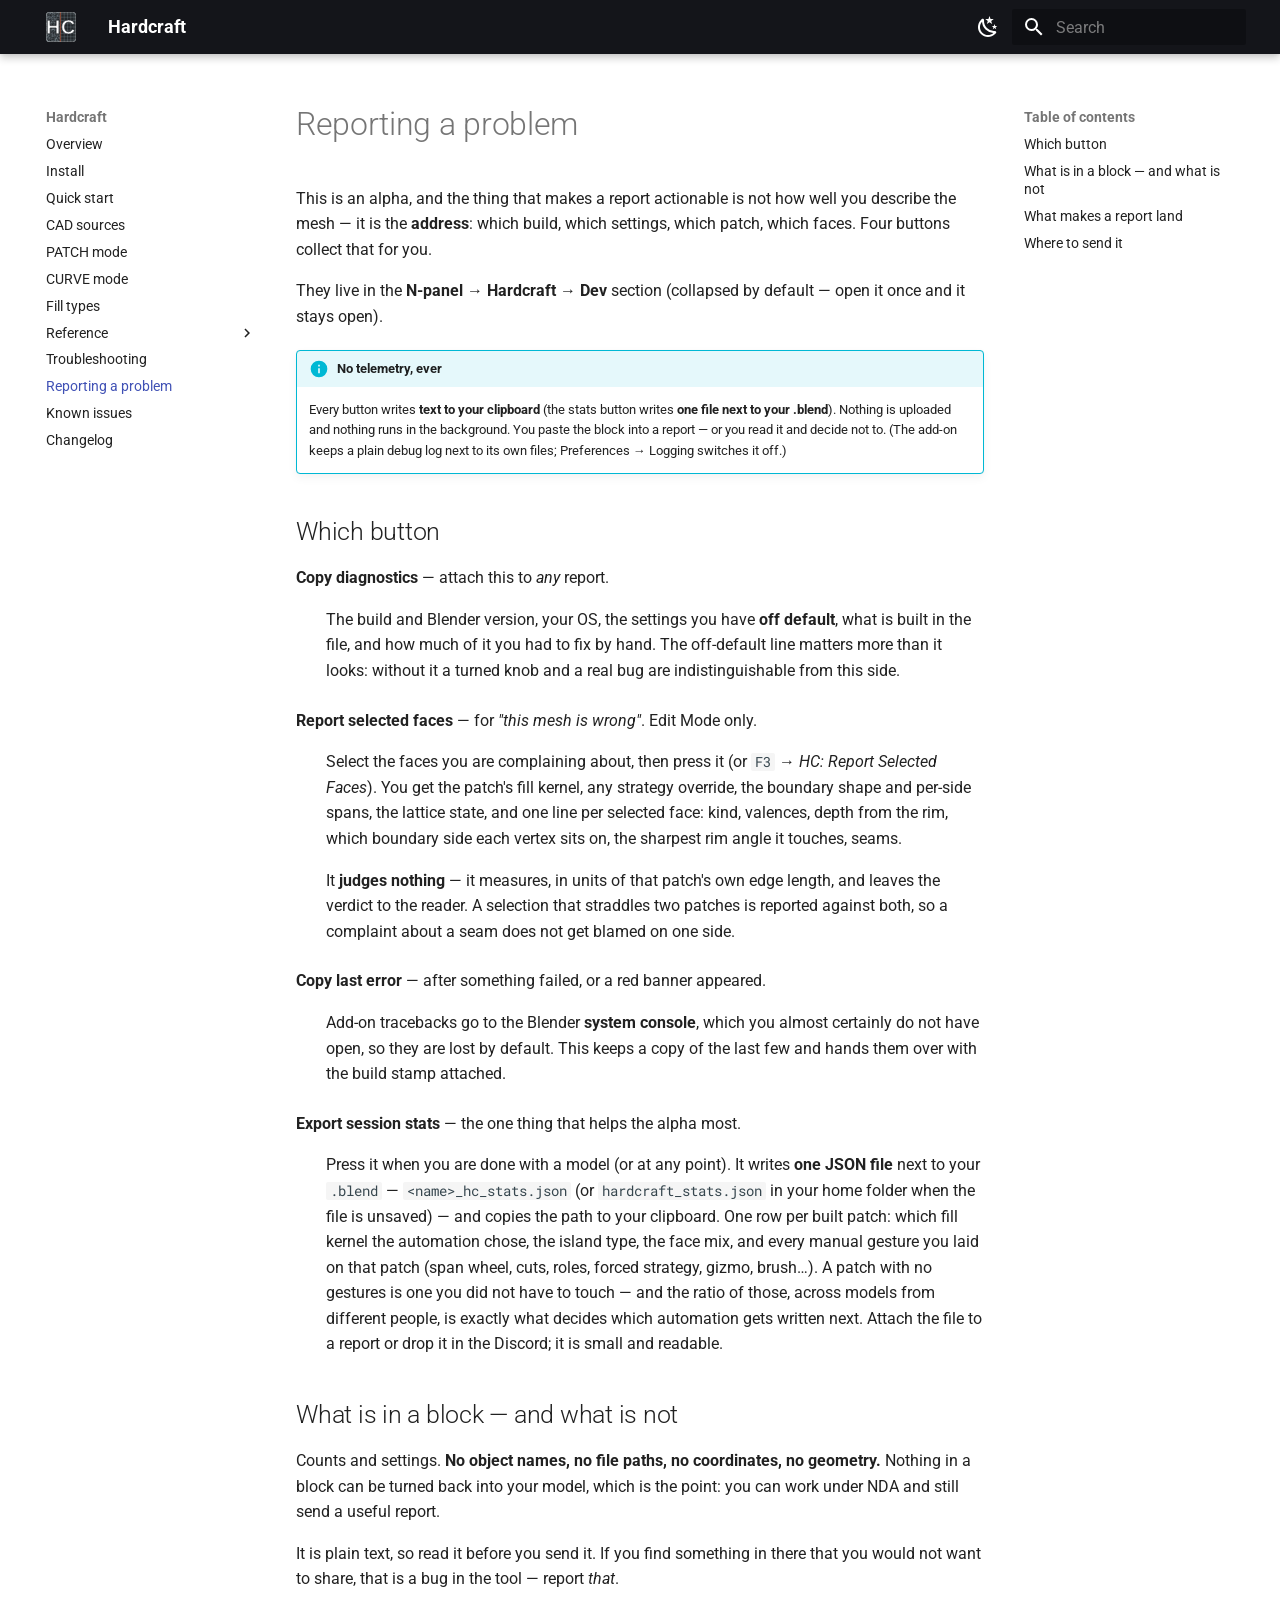
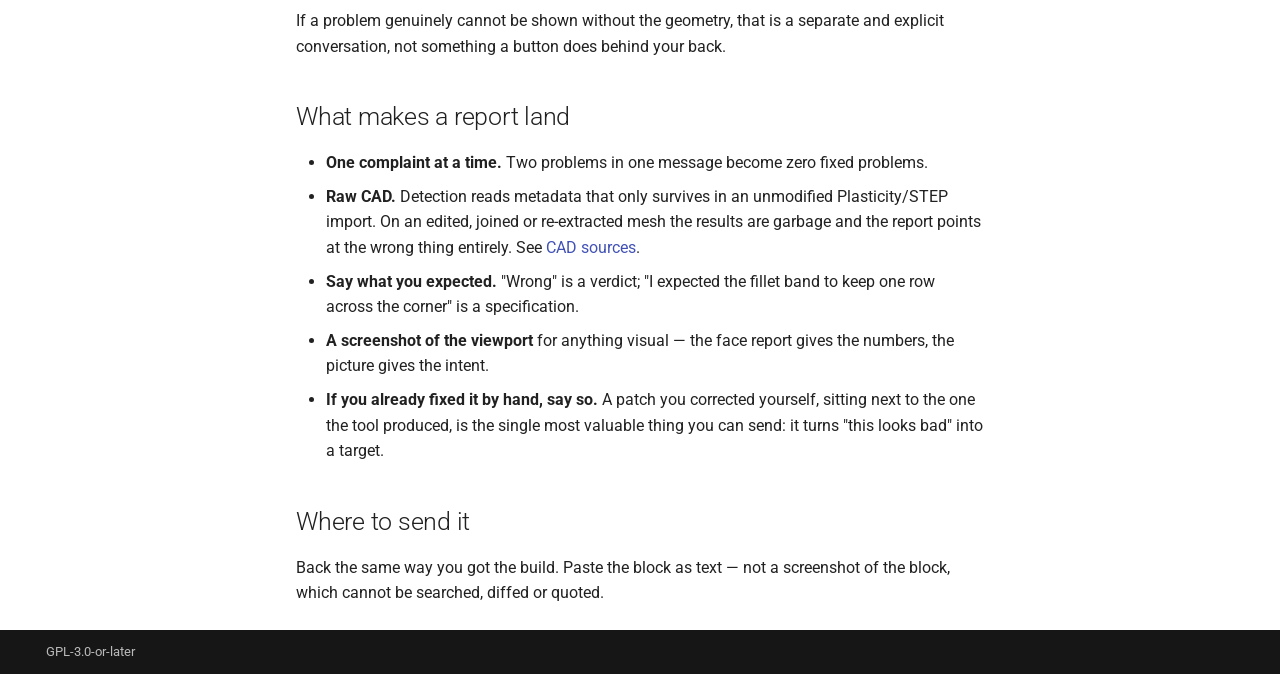
<file: reporting/index.html>
<!doctype html>
<html lang="en" class="no-js">
  <head>
    
      <meta charset="utf-8">
      <meta name="viewport" content="width=device-width,initial-scale=1">
      
        <meta name="description" content="Blender add-on that turns dirty Plasticity/STEP CAD exports into clean quad/tri retopology.">
      
      
        <meta name="author" content="poloz">
      
      
        <link rel="canonical" href="https://polozad.github.io/hardcraft-docs/reporting/">
      
      
        <link rel="prev" href="../troubleshooting/">
      
      
        <link rel="next" href="../known-issues/">
      
      
      <link rel="icon" href="../assets/hc-badge.svg">
      <meta name="generator" content="mkdocs-1.6.1, mkdocs-material-9.6.14">
    
    
      
        <title>Reporting a problem - Hardcraft</title>
      
    
    
      <link rel="stylesheet" href="../assets/stylesheets/main.342714a4.min.css">
      
        
        <link rel="stylesheet" href="../assets/stylesheets/palette.06af60db.min.css">
      
      


    
    
      
    
    
      
        
        
        <link rel="preconnect" href="https://fonts.gstatic.com" crossorigin>
        <link rel="stylesheet" href="https://fonts.googleapis.com/css?family=Roboto:300,300i,400,400i,700,700i%7CRoboto+Mono:400,400i,700,700i&display=fallback">
        <style>:root{--md-text-font:"Roboto";--md-code-font:"Roboto Mono"}</style>
      
    
    
      <link rel="stylesheet" href="../stylesheets/extra.css">
    
    <script>__md_scope=new URL("..",location),__md_hash=e=>[...e].reduce(((e,_)=>(e<<5)-e+_.charCodeAt(0)),0),__md_get=(e,_=localStorage,t=__md_scope)=>JSON.parse(_.getItem(t.pathname+"."+e)),__md_set=(e,_,t=localStorage,a=__md_scope)=>{try{t.setItem(a.pathname+"."+e,JSON.stringify(_))}catch(e){}}</script>
    
      

    
    
    
  </head>
  
  
    
    
      
    
    
    
    
    <body dir="ltr" data-md-color-scheme="slate" data-md-color-primary="black" data-md-color-accent="amber">
  
    
    <input class="md-toggle" data-md-toggle="drawer" type="checkbox" id="__drawer" autocomplete="off">
    <input class="md-toggle" data-md-toggle="search" type="checkbox" id="__search" autocomplete="off">
    <label class="md-overlay" for="__drawer"></label>
    <div data-md-component="skip">
      
        
        <a href="#reporting-a-problem" class="md-skip">
          Skip to content
        </a>
      
    </div>
    <div data-md-component="announce">
      
    </div>
    
    
      

  

<header class="md-header md-header--shadow" data-md-component="header">
  <nav class="md-header__inner md-grid" aria-label="Header">
    <a href=".." title="Hardcraft" class="md-header__button md-logo" aria-label="Hardcraft" data-md-component="logo">
      
  <img src="../assets/hc-badge.svg" alt="logo">

    </a>
    <label class="md-header__button md-icon" for="__drawer">
      
      <svg xmlns="http://www.w3.org/2000/svg" viewBox="0 0 24 24"><path d="M3 6h18v2H3zm0 5h18v2H3zm0 5h18v2H3z"/></svg>
    </label>
    <div class="md-header__title" data-md-component="header-title">
      <div class="md-header__ellipsis">
        <div class="md-header__topic">
          <span class="md-ellipsis">
            Hardcraft
          </span>
        </div>
        <div class="md-header__topic" data-md-component="header-topic">
          <span class="md-ellipsis">
            
              Reporting a problem
            
          </span>
        </div>
      </div>
    </div>
    
      
        <form class="md-header__option" data-md-component="palette">
  
    
    
    
    <input class="md-option" data-md-color-media="(prefers-color-scheme: dark)" data-md-color-scheme="slate" data-md-color-primary="black" data-md-color-accent="amber"  aria-label="Light mode"  type="radio" name="__palette" id="__palette_0">
    
      <label class="md-header__button md-icon" title="Light mode" for="__palette_1" hidden>
        <svg xmlns="http://www.w3.org/2000/svg" viewBox="0 0 24 24"><path d="M12 7a5 5 0 0 1 5 5 5 5 0 0 1-5 5 5 5 0 0 1-5-5 5 5 0 0 1 5-5m0 2a3 3 0 0 0-3 3 3 3 0 0 0 3 3 3 3 0 0 0 3-3 3 3 0 0 0-3-3m0-7 2.39 3.42C13.65 5.15 12.84 5 12 5s-1.65.15-2.39.42zM3.34 7l4.16-.35A7.2 7.2 0 0 0 5.94 8.5c-.44.74-.69 1.5-.83 2.29zm.02 10 1.76-3.77a7.131 7.131 0 0 0 2.38 4.14zM20.65 7l-1.77 3.79a7.02 7.02 0 0 0-2.38-4.15zm-.01 10-4.14.36c.59-.51 1.12-1.14 1.54-1.86.42-.73.69-1.5.83-2.29zM12 22l-2.41-3.44c.74.27 1.55.44 2.41.44.82 0 1.63-.17 2.37-.44z"/></svg>
      </label>
    
  
    
    
    
    <input class="md-option" data-md-color-media="(prefers-color-scheme: light)" data-md-color-scheme="default" data-md-color-primary="black" data-md-color-accent="amber"  aria-label="Dark mode"  type="radio" name="__palette" id="__palette_1">
    
      <label class="md-header__button md-icon" title="Dark mode" for="__palette_0" hidden>
        <svg xmlns="http://www.w3.org/2000/svg" viewBox="0 0 24 24"><path d="m17.75 4.09-2.53 1.94.91 3.06-2.63-1.81-2.63 1.81.91-3.06-2.53-1.94L12.44 4l1.06-3 1.06 3zm3.5 6.91-1.64 1.25.59 1.98-1.7-1.17-1.7 1.17.59-1.98L15.75 11l2.06-.05L18.5 9l.69 1.95zm-2.28 4.95c.83-.08 1.72 1.1 1.19 1.85-.32.45-.66.87-1.08 1.27C15.17 23 8.84 23 4.94 19.07c-3.91-3.9-3.91-10.24 0-14.14.4-.4.82-.76 1.27-1.08.75-.53 1.93.36 1.85 1.19-.27 2.86.69 5.83 2.89 8.02a9.96 9.96 0 0 0 8.02 2.89m-1.64 2.02a12.08 12.08 0 0 1-7.8-3.47c-2.17-2.19-3.33-5-3.49-7.82-2.81 3.14-2.7 7.96.31 10.98 3.02 3.01 7.84 3.12 10.98.31"/></svg>
      </label>
    
  
</form>
      
    
    
      <script>var palette=__md_get("__palette");if(palette&&palette.color){if("(prefers-color-scheme)"===palette.color.media){var media=matchMedia("(prefers-color-scheme: light)"),input=document.querySelector(media.matches?"[data-md-color-media='(prefers-color-scheme: light)']":"[data-md-color-media='(prefers-color-scheme: dark)']");palette.color.media=input.getAttribute("data-md-color-media"),palette.color.scheme=input.getAttribute("data-md-color-scheme"),palette.color.primary=input.getAttribute("data-md-color-primary"),palette.color.accent=input.getAttribute("data-md-color-accent")}for(var[key,value]of Object.entries(palette.color))document.body.setAttribute("data-md-color-"+key,value)}</script>
    
    
    
      
      
        <label class="md-header__button md-icon" for="__search">
          
          <svg xmlns="http://www.w3.org/2000/svg" viewBox="0 0 24 24"><path d="M9.5 3A6.5 6.5 0 0 1 16 9.5c0 1.61-.59 3.09-1.56 4.23l.27.27h.79l5 5-1.5 1.5-5-5v-.79l-.27-.27A6.52 6.52 0 0 1 9.5 16 6.5 6.5 0 0 1 3 9.5 6.5 6.5 0 0 1 9.5 3m0 2C7 5 5 7 5 9.5S7 14 9.5 14 14 12 14 9.5 12 5 9.5 5"/></svg>
        </label>
        <div class="md-search" data-md-component="search" role="dialog">
  <label class="md-search__overlay" for="__search"></label>
  <div class="md-search__inner" role="search">
    <form class="md-search__form" name="search">
      <input type="text" class="md-search__input" name="query" aria-label="Search" placeholder="Search" autocapitalize="off" autocorrect="off" autocomplete="off" spellcheck="false" data-md-component="search-query" required>
      <label class="md-search__icon md-icon" for="__search">
        
        <svg xmlns="http://www.w3.org/2000/svg" viewBox="0 0 24 24"><path d="M9.5 3A6.5 6.5 0 0 1 16 9.5c0 1.61-.59 3.09-1.56 4.23l.27.27h.79l5 5-1.5 1.5-5-5v-.79l-.27-.27A6.52 6.52 0 0 1 9.5 16 6.5 6.5 0 0 1 3 9.5 6.5 6.5 0 0 1 9.5 3m0 2C7 5 5 7 5 9.5S7 14 9.5 14 14 12 14 9.5 12 5 9.5 5"/></svg>
        
        <svg xmlns="http://www.w3.org/2000/svg" viewBox="0 0 24 24"><path d="M20 11v2H8l5.5 5.5-1.42 1.42L4.16 12l7.92-7.92L13.5 5.5 8 11z"/></svg>
      </label>
      <nav class="md-search__options" aria-label="Search">
        
        <button type="reset" class="md-search__icon md-icon" title="Clear" aria-label="Clear" tabindex="-1">
          
          <svg xmlns="http://www.w3.org/2000/svg" viewBox="0 0 24 24"><path d="M19 6.41 17.59 5 12 10.59 6.41 5 5 6.41 10.59 12 5 17.59 6.41 19 12 13.41 17.59 19 19 17.59 13.41 12z"/></svg>
        </button>
      </nav>
      
        <div class="md-search__suggest" data-md-component="search-suggest"></div>
      
    </form>
    <div class="md-search__output">
      <div class="md-search__scrollwrap" tabindex="0" data-md-scrollfix>
        <div class="md-search-result" data-md-component="search-result">
          <div class="md-search-result__meta">
            Initializing search
          </div>
          <ol class="md-search-result__list" role="presentation"></ol>
        </div>
      </div>
    </div>
  </div>
</div>
      
    
    
  </nav>
  
</header>
    
    <div class="md-container" data-md-component="container">
      
      
        
          
        
      
      <main class="md-main" data-md-component="main">
        <div class="md-main__inner md-grid">
          
            
              
              <div class="md-sidebar md-sidebar--primary" data-md-component="sidebar" data-md-type="navigation" >
                <div class="md-sidebar__scrollwrap">
                  <div class="md-sidebar__inner">
                    



<nav class="md-nav md-nav--primary" aria-label="Navigation" data-md-level="0">
  <label class="md-nav__title" for="__drawer">
    <a href=".." title="Hardcraft" class="md-nav__button md-logo" aria-label="Hardcraft" data-md-component="logo">
      
  <img src="../assets/hc-badge.svg" alt="logo">

    </a>
    Hardcraft
  </label>
  
  <ul class="md-nav__list" data-md-scrollfix>
    
      
      
  
  
  
  
    <li class="md-nav__item">
      <a href=".." class="md-nav__link">
        
  
  
  <span class="md-ellipsis">
    Overview
    
  </span>
  

      </a>
    </li>
  

    
      
      
  
  
  
  
    <li class="md-nav__item">
      <a href="../install/" class="md-nav__link">
        
  
  
  <span class="md-ellipsis">
    Install
    
  </span>
  

      </a>
    </li>
  

    
      
      
  
  
  
  
    <li class="md-nav__item">
      <a href="../quickstart/" class="md-nav__link">
        
  
  
  <span class="md-ellipsis">
    Quick start
    
  </span>
  

      </a>
    </li>
  

    
      
      
  
  
  
  
    <li class="md-nav__item">
      <a href="../sources/" class="md-nav__link">
        
  
  
  <span class="md-ellipsis">
    CAD sources
    
  </span>
  

      </a>
    </li>
  

    
      
      
  
  
  
  
    <li class="md-nav__item">
      <a href="../patch/" class="md-nav__link">
        
  
  
  <span class="md-ellipsis">
    PATCH mode
    
  </span>
  

      </a>
    </li>
  

    
      
      
  
  
  
  
    <li class="md-nav__item">
      <a href="../curve/" class="md-nav__link">
        
  
  
  <span class="md-ellipsis">
    CURVE mode
    
  </span>
  

      </a>
    </li>
  

    
      
      
  
  
  
  
    <li class="md-nav__item">
      <a href="../fills/" class="md-nav__link">
        
  
  
  <span class="md-ellipsis">
    Fill types
    
  </span>
  

      </a>
    </li>
  

    
      
      
  
  
  
  
    
    
    
    
    
    <li class="md-nav__item md-nav__item--nested">
      
        
        
        <input class="md-nav__toggle md-toggle " type="checkbox" id="__nav_8" >
        
          
          <label class="md-nav__link" for="__nav_8" id="__nav_8_label" tabindex="0">
            
  
  
  <span class="md-ellipsis">
    Reference
    
  </span>
  

            <span class="md-nav__icon md-icon"></span>
          </label>
        
        <nav class="md-nav" data-md-level="1" aria-labelledby="__nav_8_label" aria-expanded="false">
          <label class="md-nav__title" for="__nav_8">
            <span class="md-nav__icon md-icon"></span>
            Reference
          </label>
          <ul class="md-nav__list" data-md-scrollfix>
            
              
                
  
  
  
  
    <li class="md-nav__item">
      <a href="../reference/keymap/" class="md-nav__link">
        
  
  
  <span class="md-ellipsis">
    Keymap
    
  </span>
  

      </a>
    </li>
  

              
            
              
                
  
  
  
  
    <li class="md-nav__item">
      <a href="../reference/settings/" class="md-nav__link">
        
  
  
  <span class="md-ellipsis">
    Settings
    
  </span>
  

      </a>
    </li>
  

              
            
          </ul>
        </nav>
      
    </li>
  

    
      
      
  
  
  
  
    <li class="md-nav__item">
      <a href="../troubleshooting/" class="md-nav__link">
        
  
  
  <span class="md-ellipsis">
    Troubleshooting
    
  </span>
  

      </a>
    </li>
  

    
      
      
  
  
    
  
  
  
    <li class="md-nav__item md-nav__item--active">
      
      <input class="md-nav__toggle md-toggle" type="checkbox" id="__toc">
      
      
        
      
      
        <label class="md-nav__link md-nav__link--active" for="__toc">
          
  
  
  <span class="md-ellipsis">
    Reporting a problem
    
  </span>
  

          <span class="md-nav__icon md-icon"></span>
        </label>
      
      <a href="./" class="md-nav__link md-nav__link--active">
        
  
  
  <span class="md-ellipsis">
    Reporting a problem
    
  </span>
  

      </a>
      
        

<nav class="md-nav md-nav--secondary" aria-label="Table of contents">
  
  
  
    
  
  
    <label class="md-nav__title" for="__toc">
      <span class="md-nav__icon md-icon"></span>
      Table of contents
    </label>
    <ul class="md-nav__list" data-md-component="toc" data-md-scrollfix>
      
        <li class="md-nav__item">
  <a href="#which-button" class="md-nav__link">
    <span class="md-ellipsis">
      Which button
    </span>
  </a>
  
</li>
      
        <li class="md-nav__item">
  <a href="#what-is-in-a-block-and-what-is-not" class="md-nav__link">
    <span class="md-ellipsis">
      What is in a block — and what is not
    </span>
  </a>
  
</li>
      
        <li class="md-nav__item">
  <a href="#what-makes-a-report-land" class="md-nav__link">
    <span class="md-ellipsis">
      What makes a report land
    </span>
  </a>
  
</li>
      
        <li class="md-nav__item">
  <a href="#where-to-send-it" class="md-nav__link">
    <span class="md-ellipsis">
      Where to send it
    </span>
  </a>
  
</li>
      
    </ul>
  
</nav>
      
    </li>
  

    
      
      
  
  
  
  
    <li class="md-nav__item">
      <a href="../known-issues/" class="md-nav__link">
        
  
  
  <span class="md-ellipsis">
    Known issues
    
  </span>
  

      </a>
    </li>
  

    
      
      
  
  
  
  
    <li class="md-nav__item">
      <a href="../changelog/" class="md-nav__link">
        
  
  
  <span class="md-ellipsis">
    Changelog
    
  </span>
  

      </a>
    </li>
  

    
  </ul>
</nav>
                  </div>
                </div>
              </div>
            
            
              
              <div class="md-sidebar md-sidebar--secondary" data-md-component="sidebar" data-md-type="toc" >
                <div class="md-sidebar__scrollwrap">
                  <div class="md-sidebar__inner">
                    

<nav class="md-nav md-nav--secondary" aria-label="Table of contents">
  
  
  
    
  
  
    <label class="md-nav__title" for="__toc">
      <span class="md-nav__icon md-icon"></span>
      Table of contents
    </label>
    <ul class="md-nav__list" data-md-component="toc" data-md-scrollfix>
      
        <li class="md-nav__item">
  <a href="#which-button" class="md-nav__link">
    <span class="md-ellipsis">
      Which button
    </span>
  </a>
  
</li>
      
        <li class="md-nav__item">
  <a href="#what-is-in-a-block-and-what-is-not" class="md-nav__link">
    <span class="md-ellipsis">
      What is in a block — and what is not
    </span>
  </a>
  
</li>
      
        <li class="md-nav__item">
  <a href="#what-makes-a-report-land" class="md-nav__link">
    <span class="md-ellipsis">
      What makes a report land
    </span>
  </a>
  
</li>
      
        <li class="md-nav__item">
  <a href="#where-to-send-it" class="md-nav__link">
    <span class="md-ellipsis">
      Where to send it
    </span>
  </a>
  
</li>
      
    </ul>
  
</nav>
                  </div>
                </div>
              </div>
            
          
          
            <div class="md-content" data-md-component="content">
              <article class="md-content__inner md-typeset">
                
                  



<h1 id="reporting-a-problem">Reporting a problem<a class="headerlink" href="#reporting-a-problem" title="Permanent link">&para;</a></h1>
<p>This is an alpha, and the thing that makes a report actionable is not how well
you describe the mesh — it is the <strong>address</strong>: which build, which settings,
which patch, which faces. Four buttons collect that for you.</p>
<p>They live in the <strong>N-panel → Hardcraft → Dev</strong> section (collapsed by default —
open it once and it stays open).</p>
<div class="admonition info">
<p class="admonition-title">No telemetry, ever</p>
<p>Every button writes <strong>text to your clipboard</strong> (the stats button writes
<strong>one file next to your .blend</strong>). Nothing is uploaded and nothing runs in
the background. You paste the block into a report — or you read it and
decide not to. (The add-on keeps a plain debug log next to its own files;
Preferences → Logging switches it off.)</p>
</div>
<h2 id="which-button">Which button<a class="headerlink" href="#which-button" title="Permanent link">&para;</a></h2>
<dl>
<dt><strong>Copy diagnostics</strong> — attach this to <em>any</em> report.</dt>
<dd>
<p>The build and Blender version, your OS, the settings you have <strong>off
default</strong>, what is built in the file, and how much of it you had to fix by
hand. The off-default line matters more than it looks: without it a turned
knob and a real bug are indistinguishable from this side.</p>
</dd>
<dt><strong>Report selected faces</strong> — for <em>"this mesh is wrong"</em>. Edit Mode only.</dt>
<dd>
<p>Select the faces you are complaining about, then press it (or <code>F3</code> →
<em>HC: Report Selected Faces</em>). You get the patch's fill kernel, any strategy
override, the boundary shape and per-side spans, the lattice state, and one
line per selected face: kind, valences, depth from the rim, which boundary
side each vertex sits on, the sharpest rim angle it touches, seams.</p>
<p>It <strong>judges nothing</strong> — it measures, in units of that patch's own edge
length, and leaves the verdict to the reader. A selection that straddles two
patches is reported against both, so a complaint about a seam does not get
blamed on one side.</p>
</dd>
<dt><strong>Copy last error</strong> — after something failed, or a red banner appeared.</dt>
<dd>
<p>Add-on tracebacks go to the Blender <strong>system console</strong>, which you almost
certainly do not have open, so they are lost by default. This keeps a copy
of the last few and hands them over with the build stamp attached.</p>
</dd>
<dt><strong>Export session stats</strong> — the one thing that helps the alpha most.</dt>
<dd>
<p>Press it when you are done with a model (or at any point). It writes
<strong>one JSON file</strong> next to your <code>.blend</code> — <code>&lt;name&gt;_hc_stats.json</code> (or
<code>hardcraft_stats.json</code> in your home folder when the file is unsaved) — and
copies the path to your clipboard. One row per built patch: which fill
kernel the automation chose, the island type, the face mix, and every
manual gesture you laid on that patch (span wheel, cuts, roles, forced
strategy, gizmo, brush…). A patch with no gestures is one you did not have
to touch — and the ratio of those, across models from different people, is
exactly what decides which automation gets written next. Attach the file to
a report or drop it in the Discord; it is small and readable.</p>
</dd>
</dl>
<h2 id="what-is-in-a-block-and-what-is-not">What is in a block — and what is not<a class="headerlink" href="#what-is-in-a-block-and-what-is-not" title="Permanent link">&para;</a></h2>
<p>Counts and settings. <strong>No object names, no file paths, no coordinates, no
geometry.</strong> Nothing in a block can be turned back into your model, which is the
point: you can work under NDA and still send a useful report.</p>
<p>It is plain text, so read it before you send it. If you find something in there
that you would not want to share, that is a bug in the tool — report <em>that</em>.</p>
<p>If a problem genuinely cannot be shown without the geometry, that is a separate
and explicit conversation, not something a button does behind your back.</p>
<h2 id="what-makes-a-report-land">What makes a report land<a class="headerlink" href="#what-makes-a-report-land" title="Permanent link">&para;</a></h2>
<ul>
<li><strong>One complaint at a time.</strong> Two problems in one message become zero fixed
  problems.</li>
<li><strong>Raw CAD.</strong> Detection reads metadata that only survives in an unmodified
  Plasticity/STEP import. On an edited, joined or re-extracted mesh the results
  are garbage and the report points at the wrong thing entirely. See
  <a href="../sources/">CAD sources</a>.</li>
<li><strong>Say what you expected.</strong> "Wrong" is a verdict; "I expected the fillet band
  to keep one row across the corner" is a specification.</li>
<li><strong>A screenshot of the viewport</strong> for anything visual — the face report gives
  the numbers, the picture gives the intent.</li>
<li><strong>If you already fixed it by hand, say so.</strong> A patch you corrected yourself,
  sitting next to the one the tool produced, is the single most valuable thing
  you can send: it turns "this looks bad" into a target.</li>
</ul>
<h2 id="where-to-send-it">Where to send it<a class="headerlink" href="#where-to-send-it" title="Permanent link">&para;</a></h2>
<p>Back the same way you got the build. Paste the block as text — not a screenshot
of the block, which cannot be searched, diffed or quoted.</p>












                
              </article>
            </div>
          
          
<script>var target=document.getElementById(location.hash.slice(1));target&&target.name&&(target.checked=target.name.startsWith("__tabbed_"))</script>
        </div>
        
          <button type="button" class="md-top md-icon" data-md-component="top" hidden>
  
  <svg xmlns="http://www.w3.org/2000/svg" viewBox="0 0 24 24"><path d="M13 20h-2V8l-5.5 5.5-1.42-1.42L12 4.16l7.92 7.92-1.42 1.42L13 8z"/></svg>
  Back to top
</button>
        
      </main>
      
        <footer class="md-footer">
  
  <div class="md-footer-meta md-typeset">
    <div class="md-footer-meta__inner md-grid">
      <div class="md-copyright">
  
    <div class="md-copyright__highlight">
      GPL-3.0-or-later
    </div>
  
  
</div>
      
    </div>
  </div>
</footer>
      
    </div>
    <div class="md-dialog" data-md-component="dialog">
      <div class="md-dialog__inner md-typeset"></div>
    </div>
    
    
    
      
      <script id="__config" type="application/json">{"base": "..", "features": ["navigation.instant", "navigation.top", "navigation.tracking", "toc.follow", "content.code.copy", "search.suggest"], "search": "../assets/javascripts/workers/search.d50fe291.min.js", "tags": null, "translations": {"clipboard.copied": "Copied to clipboard", "clipboard.copy": "Copy to clipboard", "search.result.more.one": "1 more on this page", "search.result.more.other": "# more on this page", "search.result.none": "No matching documents", "search.result.one": "1 matching document", "search.result.other": "# matching documents", "search.result.placeholder": "Type to start searching", "search.result.term.missing": "Missing", "select.version": "Select version"}, "version": null}</script>
    
    
      <script src="../assets/javascripts/bundle.13a4f30d.min.js"></script>
      
    
  </body>
</html>
</file>
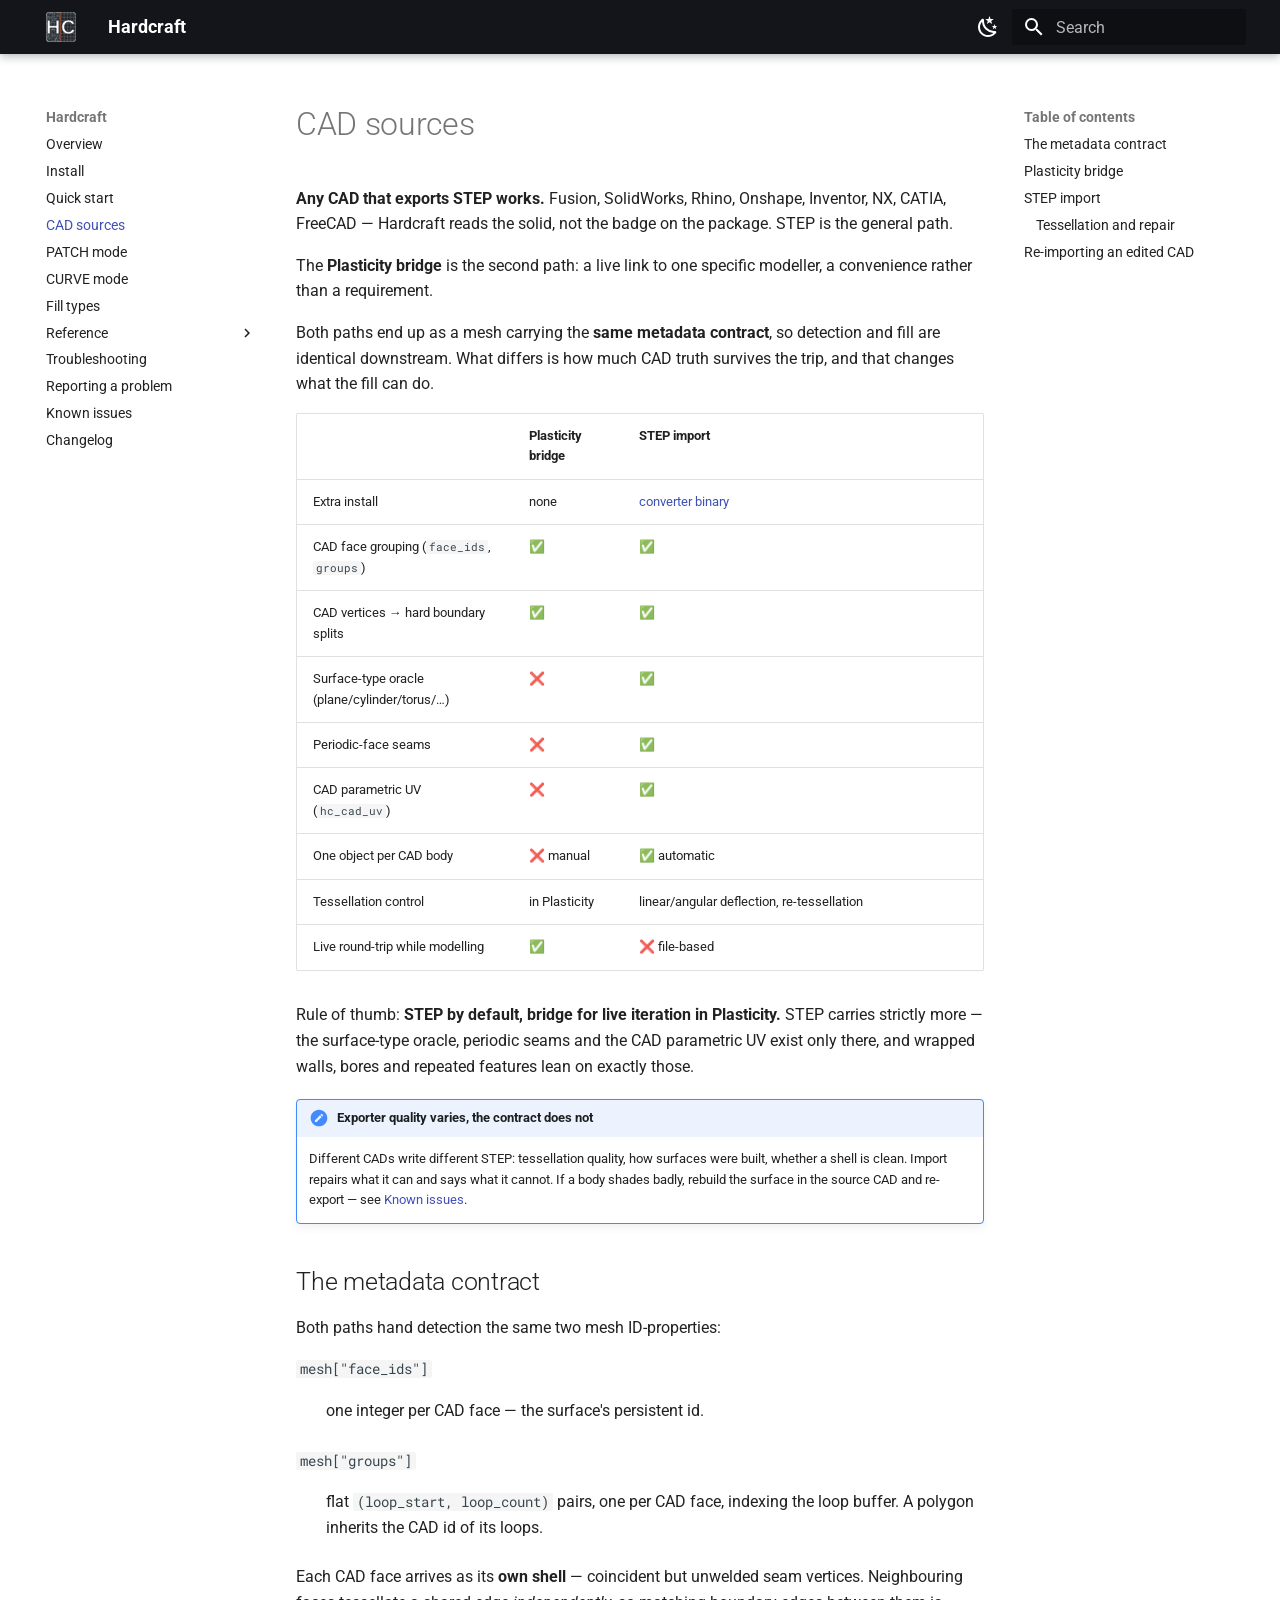
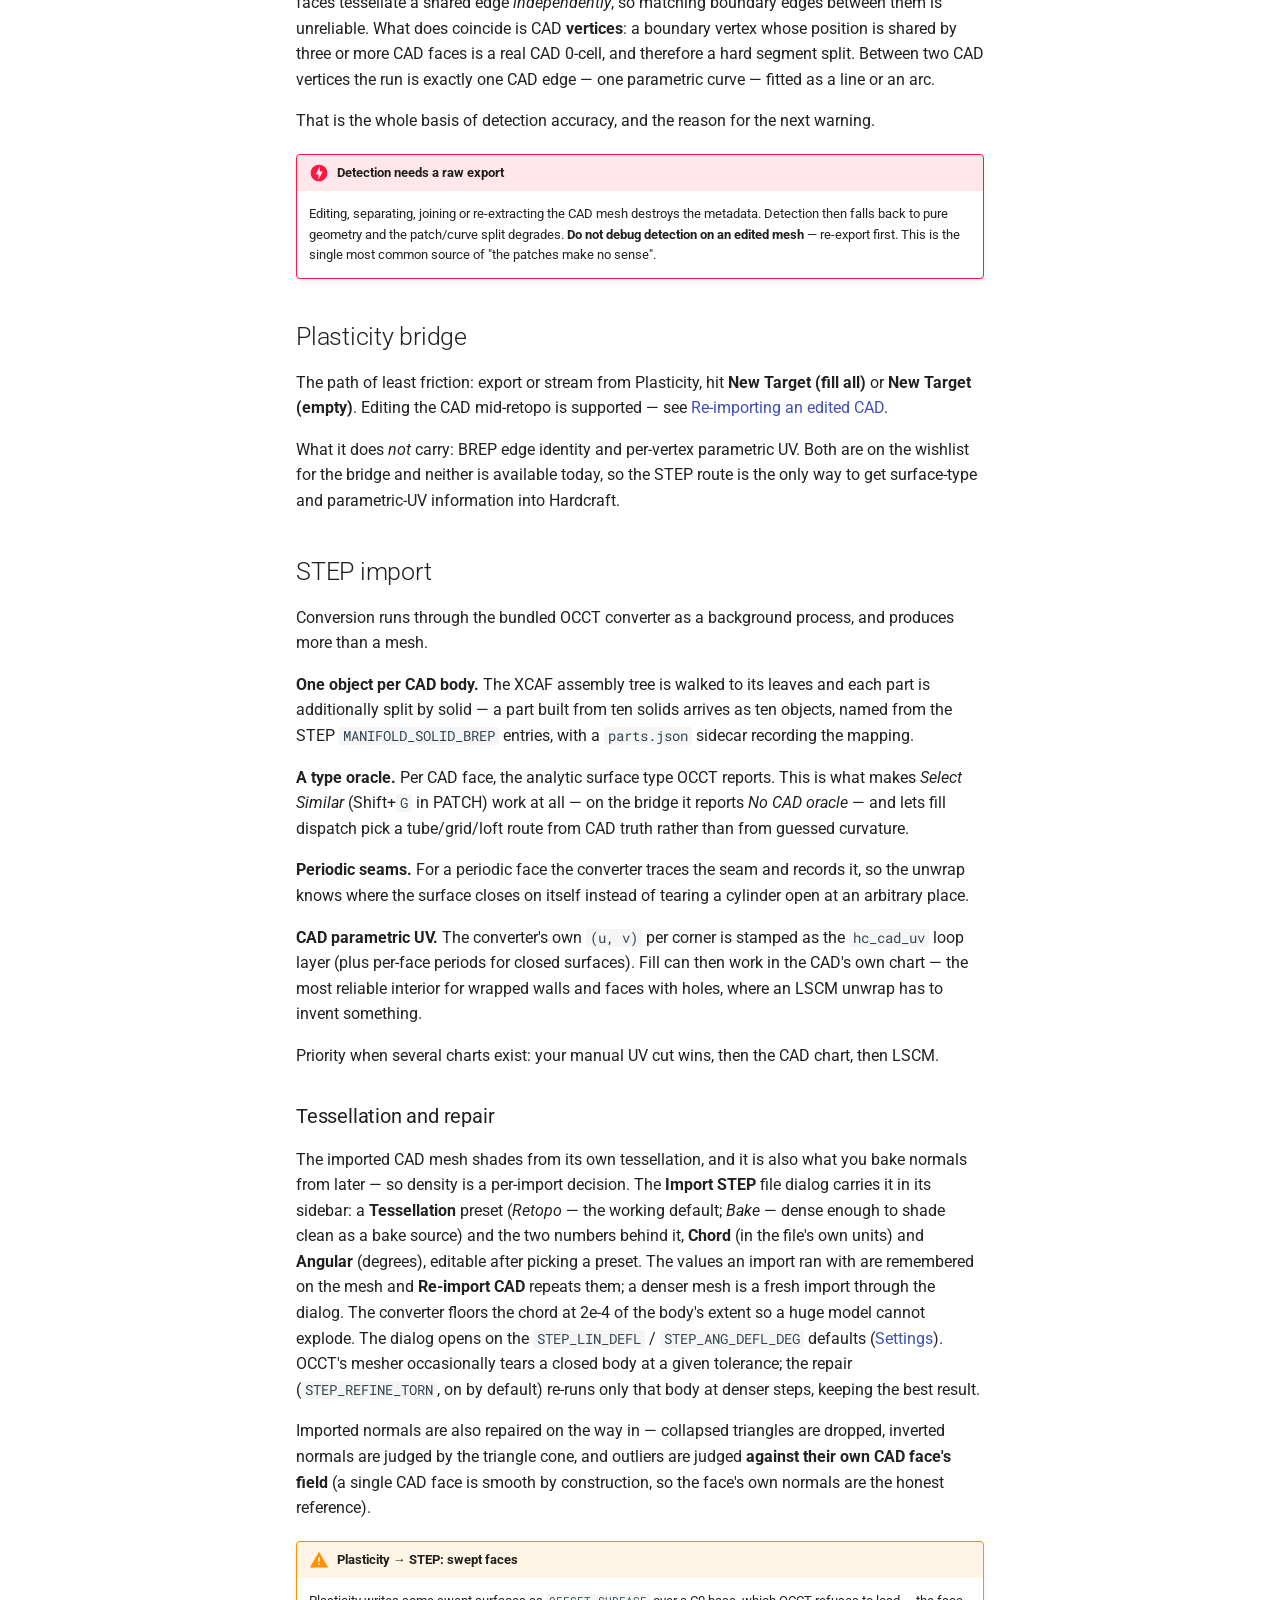
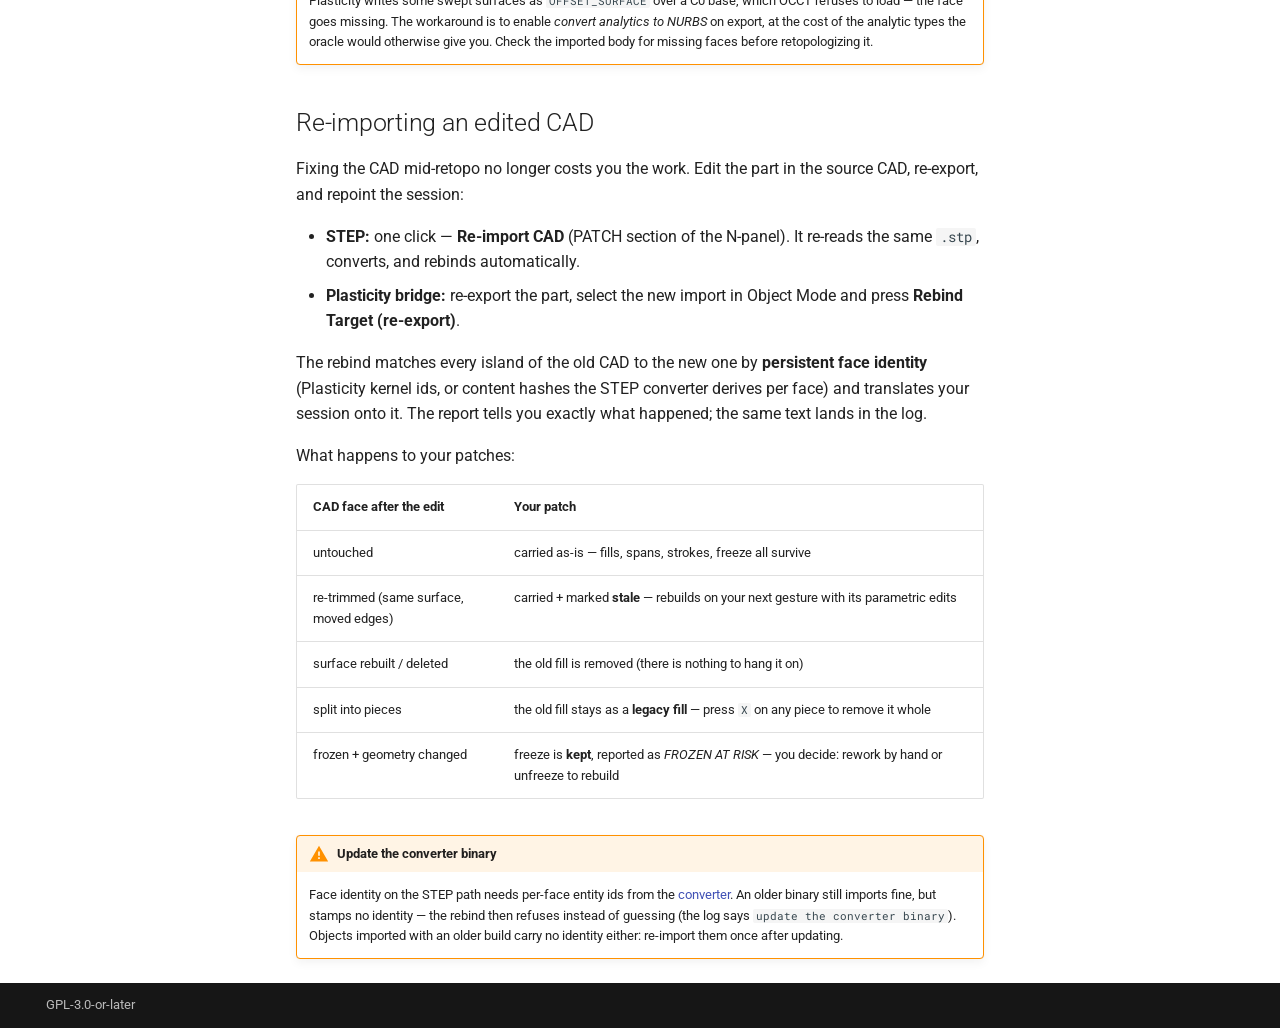
<file: sources/index.html>
<!doctype html>
<html lang="en" class="no-js">
  <head>
    
      <meta charset="utf-8">
      <meta name="viewport" content="width=device-width,initial-scale=1">
      
        <meta name="description" content="Blender add-on that turns dirty Plasticity/STEP CAD exports into clean quad/tri retopology.">
      
      
        <meta name="author" content="poloz">
      
      
        <link rel="canonical" href="https://polozad.github.io/hardcraft-docs/sources/">
      
      
        <link rel="prev" href="../quickstart/">
      
      
        <link rel="next" href="../patch/">
      
      
      <link rel="icon" href="../assets/hc-badge.svg">
      <meta name="generator" content="mkdocs-1.6.1, mkdocs-material-9.6.14">
    
    
      
        <title>CAD sources - Hardcraft</title>
      
    
    
      <link rel="stylesheet" href="../assets/stylesheets/main.342714a4.min.css">
      
        
        <link rel="stylesheet" href="../assets/stylesheets/palette.06af60db.min.css">
      
      


    
    
      
    
    
      
        
        
        <link rel="preconnect" href="https://fonts.gstatic.com" crossorigin>
        <link rel="stylesheet" href="https://fonts.googleapis.com/css?family=Roboto:300,300i,400,400i,700,700i%7CRoboto+Mono:400,400i,700,700i&display=fallback">
        <style>:root{--md-text-font:"Roboto";--md-code-font:"Roboto Mono"}</style>
      
    
    
      <link rel="stylesheet" href="../stylesheets/extra.css">
    
    <script>__md_scope=new URL("..",location),__md_hash=e=>[...e].reduce(((e,_)=>(e<<5)-e+_.charCodeAt(0)),0),__md_get=(e,_=localStorage,t=__md_scope)=>JSON.parse(_.getItem(t.pathname+"."+e)),__md_set=(e,_,t=localStorage,a=__md_scope)=>{try{t.setItem(a.pathname+"."+e,JSON.stringify(_))}catch(e){}}</script>
    
      

    
    
    
  </head>
  
  
    
    
      
    
    
    
    
    <body dir="ltr" data-md-color-scheme="slate" data-md-color-primary="black" data-md-color-accent="amber">
  
    
    <input class="md-toggle" data-md-toggle="drawer" type="checkbox" id="__drawer" autocomplete="off">
    <input class="md-toggle" data-md-toggle="search" type="checkbox" id="__search" autocomplete="off">
    <label class="md-overlay" for="__drawer"></label>
    <div data-md-component="skip">
      
        
        <a href="#cad-sources" class="md-skip">
          Skip to content
        </a>
      
    </div>
    <div data-md-component="announce">
      
    </div>
    
    
      

  

<header class="md-header md-header--shadow" data-md-component="header">
  <nav class="md-header__inner md-grid" aria-label="Header">
    <a href=".." title="Hardcraft" class="md-header__button md-logo" aria-label="Hardcraft" data-md-component="logo">
      
  <img src="../assets/hc-badge.svg" alt="logo">

    </a>
    <label class="md-header__button md-icon" for="__drawer">
      
      <svg xmlns="http://www.w3.org/2000/svg" viewBox="0 0 24 24"><path d="M3 6h18v2H3zm0 5h18v2H3zm0 5h18v2H3z"/></svg>
    </label>
    <div class="md-header__title" data-md-component="header-title">
      <div class="md-header__ellipsis">
        <div class="md-header__topic">
          <span class="md-ellipsis">
            Hardcraft
          </span>
        </div>
        <div class="md-header__topic" data-md-component="header-topic">
          <span class="md-ellipsis">
            
              CAD sources
            
          </span>
        </div>
      </div>
    </div>
    
      
        <form class="md-header__option" data-md-component="palette">
  
    
    
    
    <input class="md-option" data-md-color-media="(prefers-color-scheme: dark)" data-md-color-scheme="slate" data-md-color-primary="black" data-md-color-accent="amber"  aria-label="Light mode"  type="radio" name="__palette" id="__palette_0">
    
      <label class="md-header__button md-icon" title="Light mode" for="__palette_1" hidden>
        <svg xmlns="http://www.w3.org/2000/svg" viewBox="0 0 24 24"><path d="M12 7a5 5 0 0 1 5 5 5 5 0 0 1-5 5 5 5 0 0 1-5-5 5 5 0 0 1 5-5m0 2a3 3 0 0 0-3 3 3 3 0 0 0 3 3 3 3 0 0 0 3-3 3 3 0 0 0-3-3m0-7 2.39 3.42C13.65 5.15 12.84 5 12 5s-1.65.15-2.39.42zM3.34 7l4.16-.35A7.2 7.2 0 0 0 5.94 8.5c-.44.74-.69 1.5-.83 2.29zm.02 10 1.76-3.77a7.131 7.131 0 0 0 2.38 4.14zM20.65 7l-1.77 3.79a7.02 7.02 0 0 0-2.38-4.15zm-.01 10-4.14.36c.59-.51 1.12-1.14 1.54-1.86.42-.73.69-1.5.83-2.29zM12 22l-2.41-3.44c.74.27 1.55.44 2.41.44.82 0 1.63-.17 2.37-.44z"/></svg>
      </label>
    
  
    
    
    
    <input class="md-option" data-md-color-media="(prefers-color-scheme: light)" data-md-color-scheme="default" data-md-color-primary="black" data-md-color-accent="amber"  aria-label="Dark mode"  type="radio" name="__palette" id="__palette_1">
    
      <label class="md-header__button md-icon" title="Dark mode" for="__palette_0" hidden>
        <svg xmlns="http://www.w3.org/2000/svg" viewBox="0 0 24 24"><path d="m17.75 4.09-2.53 1.94.91 3.06-2.63-1.81-2.63 1.81.91-3.06-2.53-1.94L12.44 4l1.06-3 1.06 3zm3.5 6.91-1.64 1.25.59 1.98-1.7-1.17-1.7 1.17.59-1.98L15.75 11l2.06-.05L18.5 9l.69 1.95zm-2.28 4.95c.83-.08 1.72 1.1 1.19 1.85-.32.45-.66.87-1.08 1.27C15.17 23 8.84 23 4.94 19.07c-3.91-3.9-3.91-10.24 0-14.14.4-.4.82-.76 1.27-1.08.75-.53 1.93.36 1.85 1.19-.27 2.86.69 5.83 2.89 8.02a9.96 9.96 0 0 0 8.02 2.89m-1.64 2.02a12.08 12.08 0 0 1-7.8-3.47c-2.17-2.19-3.33-5-3.49-7.82-2.81 3.14-2.7 7.96.31 10.98 3.02 3.01 7.84 3.12 10.98.31"/></svg>
      </label>
    
  
</form>
      
    
    
      <script>var palette=__md_get("__palette");if(palette&&palette.color){if("(prefers-color-scheme)"===palette.color.media){var media=matchMedia("(prefers-color-scheme: light)"),input=document.querySelector(media.matches?"[data-md-color-media='(prefers-color-scheme: light)']":"[data-md-color-media='(prefers-color-scheme: dark)']");palette.color.media=input.getAttribute("data-md-color-media"),palette.color.scheme=input.getAttribute("data-md-color-scheme"),palette.color.primary=input.getAttribute("data-md-color-primary"),palette.color.accent=input.getAttribute("data-md-color-accent")}for(var[key,value]of Object.entries(palette.color))document.body.setAttribute("data-md-color-"+key,value)}</script>
    
    
    
      
      
        <label class="md-header__button md-icon" for="__search">
          
          <svg xmlns="http://www.w3.org/2000/svg" viewBox="0 0 24 24"><path d="M9.5 3A6.5 6.5 0 0 1 16 9.5c0 1.61-.59 3.09-1.56 4.23l.27.27h.79l5 5-1.5 1.5-5-5v-.79l-.27-.27A6.52 6.52 0 0 1 9.5 16 6.5 6.5 0 0 1 3 9.5 6.5 6.5 0 0 1 9.5 3m0 2C7 5 5 7 5 9.5S7 14 9.5 14 14 12 14 9.5 12 5 9.5 5"/></svg>
        </label>
        <div class="md-search" data-md-component="search" role="dialog">
  <label class="md-search__overlay" for="__search"></label>
  <div class="md-search__inner" role="search">
    <form class="md-search__form" name="search">
      <input type="text" class="md-search__input" name="query" aria-label="Search" placeholder="Search" autocapitalize="off" autocorrect="off" autocomplete="off" spellcheck="false" data-md-component="search-query" required>
      <label class="md-search__icon md-icon" for="__search">
        
        <svg xmlns="http://www.w3.org/2000/svg" viewBox="0 0 24 24"><path d="M9.5 3A6.5 6.5 0 0 1 16 9.5c0 1.61-.59 3.09-1.56 4.23l.27.27h.79l5 5-1.5 1.5-5-5v-.79l-.27-.27A6.52 6.52 0 0 1 9.5 16 6.5 6.5 0 0 1 3 9.5 6.5 6.5 0 0 1 9.5 3m0 2C7 5 5 7 5 9.5S7 14 9.5 14 14 12 14 9.5 12 5 9.5 5"/></svg>
        
        <svg xmlns="http://www.w3.org/2000/svg" viewBox="0 0 24 24"><path d="M20 11v2H8l5.5 5.5-1.42 1.42L4.16 12l7.92-7.92L13.5 5.5 8 11z"/></svg>
      </label>
      <nav class="md-search__options" aria-label="Search">
        
        <button type="reset" class="md-search__icon md-icon" title="Clear" aria-label="Clear" tabindex="-1">
          
          <svg xmlns="http://www.w3.org/2000/svg" viewBox="0 0 24 24"><path d="M19 6.41 17.59 5 12 10.59 6.41 5 5 6.41 10.59 12 5 17.59 6.41 19 12 13.41 17.59 19 19 17.59 13.41 12z"/></svg>
        </button>
      </nav>
      
        <div class="md-search__suggest" data-md-component="search-suggest"></div>
      
    </form>
    <div class="md-search__output">
      <div class="md-search__scrollwrap" tabindex="0" data-md-scrollfix>
        <div class="md-search-result" data-md-component="search-result">
          <div class="md-search-result__meta">
            Initializing search
          </div>
          <ol class="md-search-result__list" role="presentation"></ol>
        </div>
      </div>
    </div>
  </div>
</div>
      
    
    
  </nav>
  
</header>
    
    <div class="md-container" data-md-component="container">
      
      
        
          
        
      
      <main class="md-main" data-md-component="main">
        <div class="md-main__inner md-grid">
          
            
              
              <div class="md-sidebar md-sidebar--primary" data-md-component="sidebar" data-md-type="navigation" >
                <div class="md-sidebar__scrollwrap">
                  <div class="md-sidebar__inner">
                    



<nav class="md-nav md-nav--primary" aria-label="Navigation" data-md-level="0">
  <label class="md-nav__title" for="__drawer">
    <a href=".." title="Hardcraft" class="md-nav__button md-logo" aria-label="Hardcraft" data-md-component="logo">
      
  <img src="../assets/hc-badge.svg" alt="logo">

    </a>
    Hardcraft
  </label>
  
  <ul class="md-nav__list" data-md-scrollfix>
    
      
      
  
  
  
  
    <li class="md-nav__item">
      <a href=".." class="md-nav__link">
        
  
  
  <span class="md-ellipsis">
    Overview
    
  </span>
  

      </a>
    </li>
  

    
      
      
  
  
  
  
    <li class="md-nav__item">
      <a href="../install/" class="md-nav__link">
        
  
  
  <span class="md-ellipsis">
    Install
    
  </span>
  

      </a>
    </li>
  

    
      
      
  
  
  
  
    <li class="md-nav__item">
      <a href="../quickstart/" class="md-nav__link">
        
  
  
  <span class="md-ellipsis">
    Quick start
    
  </span>
  

      </a>
    </li>
  

    
      
      
  
  
    
  
  
  
    <li class="md-nav__item md-nav__item--active">
      
      <input class="md-nav__toggle md-toggle" type="checkbox" id="__toc">
      
      
        
      
      
        <label class="md-nav__link md-nav__link--active" for="__toc">
          
  
  
  <span class="md-ellipsis">
    CAD sources
    
  </span>
  

          <span class="md-nav__icon md-icon"></span>
        </label>
      
      <a href="./" class="md-nav__link md-nav__link--active">
        
  
  
  <span class="md-ellipsis">
    CAD sources
    
  </span>
  

      </a>
      
        

<nav class="md-nav md-nav--secondary" aria-label="Table of contents">
  
  
  
    
  
  
    <label class="md-nav__title" for="__toc">
      <span class="md-nav__icon md-icon"></span>
      Table of contents
    </label>
    <ul class="md-nav__list" data-md-component="toc" data-md-scrollfix>
      
        <li class="md-nav__item">
  <a href="#the-metadata-contract" class="md-nav__link">
    <span class="md-ellipsis">
      The metadata contract
    </span>
  </a>
  
</li>
      
        <li class="md-nav__item">
  <a href="#plasticity-bridge" class="md-nav__link">
    <span class="md-ellipsis">
      Plasticity bridge
    </span>
  </a>
  
</li>
      
        <li class="md-nav__item">
  <a href="#step-import" class="md-nav__link">
    <span class="md-ellipsis">
      STEP import
    </span>
  </a>
  
    <nav class="md-nav" aria-label="STEP import">
      <ul class="md-nav__list">
        
          <li class="md-nav__item">
  <a href="#tessellation-and-repair" class="md-nav__link">
    <span class="md-ellipsis">
      Tessellation and repair
    </span>
  </a>
  
</li>
        
      </ul>
    </nav>
  
</li>
      
        <li class="md-nav__item">
  <a href="#re-importing-an-edited-cad" class="md-nav__link">
    <span class="md-ellipsis">
      Re-importing an edited CAD
    </span>
  </a>
  
</li>
      
    </ul>
  
</nav>
      
    </li>
  

    
      
      
  
  
  
  
    <li class="md-nav__item">
      <a href="../patch/" class="md-nav__link">
        
  
  
  <span class="md-ellipsis">
    PATCH mode
    
  </span>
  

      </a>
    </li>
  

    
      
      
  
  
  
  
    <li class="md-nav__item">
      <a href="../curve/" class="md-nav__link">
        
  
  
  <span class="md-ellipsis">
    CURVE mode
    
  </span>
  

      </a>
    </li>
  

    
      
      
  
  
  
  
    <li class="md-nav__item">
      <a href="../fills/" class="md-nav__link">
        
  
  
  <span class="md-ellipsis">
    Fill types
    
  </span>
  

      </a>
    </li>
  

    
      
      
  
  
  
  
    
    
    
    
    
    <li class="md-nav__item md-nav__item--nested">
      
        
        
        <input class="md-nav__toggle md-toggle " type="checkbox" id="__nav_8" >
        
          
          <label class="md-nav__link" for="__nav_8" id="__nav_8_label" tabindex="0">
            
  
  
  <span class="md-ellipsis">
    Reference
    
  </span>
  

            <span class="md-nav__icon md-icon"></span>
          </label>
        
        <nav class="md-nav" data-md-level="1" aria-labelledby="__nav_8_label" aria-expanded="false">
          <label class="md-nav__title" for="__nav_8">
            <span class="md-nav__icon md-icon"></span>
            Reference
          </label>
          <ul class="md-nav__list" data-md-scrollfix>
            
              
                
  
  
  
  
    <li class="md-nav__item">
      <a href="../reference/keymap/" class="md-nav__link">
        
  
  
  <span class="md-ellipsis">
    Keymap
    
  </span>
  

      </a>
    </li>
  

              
            
              
                
  
  
  
  
    <li class="md-nav__item">
      <a href="../reference/settings/" class="md-nav__link">
        
  
  
  <span class="md-ellipsis">
    Settings
    
  </span>
  

      </a>
    </li>
  

              
            
          </ul>
        </nav>
      
    </li>
  

    
      
      
  
  
  
  
    <li class="md-nav__item">
      <a href="../troubleshooting/" class="md-nav__link">
        
  
  
  <span class="md-ellipsis">
    Troubleshooting
    
  </span>
  

      </a>
    </li>
  

    
      
      
  
  
  
  
    <li class="md-nav__item">
      <a href="../reporting/" class="md-nav__link">
        
  
  
  <span class="md-ellipsis">
    Reporting a problem
    
  </span>
  

      </a>
    </li>
  

    
      
      
  
  
  
  
    <li class="md-nav__item">
      <a href="../known-issues/" class="md-nav__link">
        
  
  
  <span class="md-ellipsis">
    Known issues
    
  </span>
  

      </a>
    </li>
  

    
      
      
  
  
  
  
    <li class="md-nav__item">
      <a href="../changelog/" class="md-nav__link">
        
  
  
  <span class="md-ellipsis">
    Changelog
    
  </span>
  

      </a>
    </li>
  

    
  </ul>
</nav>
                  </div>
                </div>
              </div>
            
            
              
              <div class="md-sidebar md-sidebar--secondary" data-md-component="sidebar" data-md-type="toc" >
                <div class="md-sidebar__scrollwrap">
                  <div class="md-sidebar__inner">
                    

<nav class="md-nav md-nav--secondary" aria-label="Table of contents">
  
  
  
    
  
  
    <label class="md-nav__title" for="__toc">
      <span class="md-nav__icon md-icon"></span>
      Table of contents
    </label>
    <ul class="md-nav__list" data-md-component="toc" data-md-scrollfix>
      
        <li class="md-nav__item">
  <a href="#the-metadata-contract" class="md-nav__link">
    <span class="md-ellipsis">
      The metadata contract
    </span>
  </a>
  
</li>
      
        <li class="md-nav__item">
  <a href="#plasticity-bridge" class="md-nav__link">
    <span class="md-ellipsis">
      Plasticity bridge
    </span>
  </a>
  
</li>
      
        <li class="md-nav__item">
  <a href="#step-import" class="md-nav__link">
    <span class="md-ellipsis">
      STEP import
    </span>
  </a>
  
    <nav class="md-nav" aria-label="STEP import">
      <ul class="md-nav__list">
        
          <li class="md-nav__item">
  <a href="#tessellation-and-repair" class="md-nav__link">
    <span class="md-ellipsis">
      Tessellation and repair
    </span>
  </a>
  
</li>
        
      </ul>
    </nav>
  
</li>
      
        <li class="md-nav__item">
  <a href="#re-importing-an-edited-cad" class="md-nav__link">
    <span class="md-ellipsis">
      Re-importing an edited CAD
    </span>
  </a>
  
</li>
      
    </ul>
  
</nav>
                  </div>
                </div>
              </div>
            
          
          
            <div class="md-content" data-md-component="content">
              <article class="md-content__inner md-typeset">
                
                  



<h1 id="cad-sources">CAD sources<a class="headerlink" href="#cad-sources" title="Permanent link">&para;</a></h1>
<p><strong>Any CAD that exports STEP works.</strong> Fusion, SolidWorks, Rhino, Onshape,
Inventor, NX, CATIA, FreeCAD — Hardcraft reads the solid, not the badge on the
package. STEP is the general path.</p>
<p>The <strong>Plasticity bridge</strong> is the second path: a live link to one specific
modeller, a convenience rather than a requirement.</p>
<p>Both paths end up as a mesh carrying the <strong>same metadata contract</strong>, so
detection and fill are identical downstream. What differs is how much CAD truth
survives the trip, and that changes what the fill can do.</p>
<table>
<thead>
<tr>
<th></th>
<th>Plasticity bridge</th>
<th>STEP import</th>
</tr>
</thead>
<tbody>
<tr>
<td>Extra install</td>
<td>none</td>
<td><a href="../install/#the-cad-converter-step-only">converter binary</a></td>
</tr>
<tr>
<td>CAD face grouping (<code>face_ids</code>, <code>groups</code>)</td>
<td>✅</td>
<td>✅</td>
</tr>
<tr>
<td>CAD vertices → hard boundary splits</td>
<td>✅</td>
<td>✅</td>
</tr>
<tr>
<td>Surface-type oracle (plane/cylinder/torus/…)</td>
<td>❌</td>
<td>✅</td>
</tr>
<tr>
<td>Periodic-face seams</td>
<td>❌</td>
<td>✅</td>
</tr>
<tr>
<td>CAD parametric UV (<code>hc_cad_uv</code>)</td>
<td>❌</td>
<td>✅</td>
</tr>
<tr>
<td>One object per CAD body</td>
<td>❌ manual</td>
<td>✅ automatic</td>
</tr>
<tr>
<td>Tessellation control</td>
<td>in Plasticity</td>
<td>linear/angular deflection, re-tessellation</td>
</tr>
<tr>
<td>Live round-trip while modelling</td>
<td>✅</td>
<td>❌ file-based</td>
</tr>
</tbody>
</table>
<p>Rule of thumb: <strong>STEP by default, bridge for live iteration in Plasticity.</strong>
STEP carries strictly more — the surface-type oracle, periodic seams and the CAD
parametric UV exist only there, and wrapped walls, bores and repeated features
lean on exactly those.</p>
<div class="admonition note">
<p class="admonition-title">Exporter quality varies, the contract does not</p>
<p>Different CADs write different STEP: tessellation quality, how surfaces were
built, whether a shell is clean. Import repairs what it can and says what it
cannot. If a body shades badly, rebuild the surface in the source CAD and
re-export — see <a href="../known-issues/">Known issues</a>.</p>
</div>
<h2 id="the-metadata-contract">The metadata contract<a class="headerlink" href="#the-metadata-contract" title="Permanent link">&para;</a></h2>
<p>Both paths hand detection the same two mesh ID-properties:</p>
<dl>
<dt><code>mesh["face_ids"]</code></dt>
<dd>one integer per CAD face — the surface's persistent id.</dd>
<dt><code>mesh["groups"]</code></dt>
<dd>flat <code>(loop_start, loop_count)</code> pairs, one per CAD face, indexing the loop
buffer. A polygon inherits the CAD id of its loops.</dd>
</dl>
<p>Each CAD face arrives as its <strong>own shell</strong> — coincident but unwelded seam
vertices. Neighbouring faces tessellate a shared edge <em>independently</em>, so
matching boundary edges between them is unreliable. What does coincide is CAD
<strong>vertices</strong>: a boundary vertex whose position is shared by three or more CAD
faces is a real CAD 0-cell, and therefore a hard segment split. Between two CAD
vertices the run is exactly one CAD edge — one parametric curve — fitted as a
line or an arc.</p>
<p>That is the whole basis of detection accuracy, and the reason for the next
warning.</p>
<div class="admonition danger">
<p class="admonition-title">Detection needs a raw export</p>
<p>Editing, separating, joining or re-extracting the CAD mesh destroys the
metadata. Detection then falls back to pure geometry and the patch/curve
split degrades. <strong>Do not debug detection on an edited mesh</strong> — re-export
first. This is the single most common source of "the patches make no sense".</p>
</div>
<h2 id="plasticity-bridge">Plasticity bridge<a class="headerlink" href="#plasticity-bridge" title="Permanent link">&para;</a></h2>
<p>The path of least friction: export or stream from Plasticity, hit <strong>New Target
(fill all)</strong> or <strong>New Target (empty)</strong>. Editing the CAD mid-retopo is
supported — see <a href="#re-importing-an-edited-cad">Re-importing an edited CAD</a>.</p>
<p>What it does <em>not</em> carry: BREP edge identity and per-vertex parametric UV. Both
are on the wishlist for the bridge and neither is available today, so the STEP
route is the only way to get surface-type and parametric-UV information into
Hardcraft.</p>
<h2 id="step-import">STEP import<a class="headerlink" href="#step-import" title="Permanent link">&para;</a></h2>
<p>Conversion runs through the bundled OCCT converter as a background process, and
produces more than a mesh.</p>
<p><strong>One object per CAD body.</strong> The XCAF assembly tree is walked to its leaves and
each part is additionally split by solid — a part built from ten solids arrives
as ten objects, named from the STEP <code>MANIFOLD_SOLID_BREP</code> entries, with a
<code>parts.json</code> sidecar recording the mapping.</p>
<p><strong>A type oracle.</strong> Per CAD face, the analytic surface type OCCT reports. This is
what makes <em>Select Similar</em> (Shift+<code>G</code> in PATCH) work at all — on the bridge it
reports <em>No CAD oracle</em> — and lets
fill dispatch pick a tube/grid/loft route from CAD truth rather than from
guessed curvature.</p>
<p><strong>Periodic seams.</strong> For a periodic face the converter traces the seam and records
it, so the unwrap knows where the surface closes on itself instead of tearing a
cylinder open at an arbitrary place.</p>
<p><strong>CAD parametric UV.</strong> The converter's own <code>(u, v)</code> per corner is stamped as the
<code>hc_cad_uv</code> loop layer (plus per-face periods for closed surfaces). Fill can then
work in the CAD's own chart — the most reliable interior for wrapped walls and
faces with holes, where an LSCM unwrap has to invent something.</p>
<p>Priority when several charts exist: your manual UV cut wins, then the CAD chart,
then LSCM.</p>
<h3 id="tessellation-and-repair">Tessellation and repair<a class="headerlink" href="#tessellation-and-repair" title="Permanent link">&para;</a></h3>
<p>The imported CAD mesh shades from its own tessellation, and it is also what
you bake normals from later — so density is a per-import decision. The
<strong>Import STEP</strong> file dialog carries it in its sidebar: a <strong>Tessellation</strong>
preset (<em>Retopo</em> — the working default; <em>Bake</em> — dense enough to shade clean
as a bake source) and the two numbers behind it, <strong>Chord</strong> (in the file's own
units) and <strong>Angular</strong> (degrees), editable after picking a preset. The values
an import ran with are remembered on the mesh and <strong>Re-import CAD</strong> repeats
them; a denser mesh is a fresh import through the dialog. The converter floors
the chord at 2e-4 of the body's extent so a huge model cannot explode. The
dialog opens on the <code>STEP_LIN_DEFL</code> / <code>STEP_ANG_DEFL_DEG</code> defaults
(<a href="../reference/settings/">Settings</a>). OCCT's mesher occasionally tears a closed
body at a given tolerance; the repair (<code>STEP_REFINE_TORN</code>, on by default)
re-runs only that body at denser steps, keeping the best result.</p>
<p>Imported normals are also repaired on the way in — collapsed triangles are
dropped, inverted normals are judged by the triangle cone, and outliers are
judged <strong>against their own CAD face's field</strong> (a single CAD face is smooth by
construction, so the face's own normals are the honest reference).</p>
<div class="admonition warning">
<p class="admonition-title">Plasticity → STEP: swept faces</p>
<p>Plasticity writes some swept surfaces as <code>OFFSET_SURFACE</code> over a C0 base,
which OCCT refuses to load — the face goes missing. The workaround is to
enable <em>convert analytics to NURBS</em> on export, at the cost of the analytic
types the oracle would otherwise give you. Check the imported body for
missing faces before retopologizing it.</p>
</div>
<h2 id="re-importing-an-edited-cad">Re-importing an edited CAD<a class="headerlink" href="#re-importing-an-edited-cad" title="Permanent link">&para;</a></h2>
<p>Fixing the CAD mid-retopo no longer costs you the work. Edit the part in the
source CAD, re-export, and repoint the session:</p>
<ul>
<li><strong>STEP:</strong> one click — <strong>Re-import CAD</strong> (PATCH section of the N-panel). It
  re-reads the same <code>.stp</code>, converts, and rebinds automatically.</li>
<li><strong>Plasticity bridge:</strong> re-export the part, select the new import in Object
  Mode and press <strong>Rebind Target (re-export)</strong>.</li>
</ul>
<p>The rebind matches every island of the old CAD to the new one by <strong>persistent
face identity</strong> (Plasticity kernel ids, or content hashes the STEP converter
derives per face) and translates your session onto it. The report tells you
exactly what happened; the same text lands in the log.</p>
<p>What happens to your patches:</p>
<table>
<thead>
<tr>
<th>CAD face after the edit</th>
<th>Your patch</th>
</tr>
</thead>
<tbody>
<tr>
<td>untouched</td>
<td>carried as-is — fills, spans, strokes, freeze all survive</td>
</tr>
<tr>
<td>re-trimmed (same surface, moved edges)</td>
<td>carried + marked <strong>stale</strong> — rebuilds on your next gesture with its parametric edits</td>
</tr>
<tr>
<td>surface rebuilt / deleted</td>
<td>the old fill is removed (there is nothing to hang it on)</td>
</tr>
<tr>
<td>split into pieces</td>
<td>the old fill stays as a <strong>legacy fill</strong> — press <code>X</code> on any piece to remove it whole</td>
</tr>
<tr>
<td>frozen + geometry changed</td>
<td>freeze is <strong>kept</strong>, reported as <em>FROZEN AT RISK</em> — you decide: rework by hand or unfreeze to rebuild</td>
</tr>
</tbody>
</table>
<div class="admonition warning">
<p class="admonition-title">Update the converter binary</p>
<p>Face identity on the STEP path needs per-face entity ids from the
<a href="../install/#the-cad-converter-step-only">converter</a>. An older binary still
imports fine, but stamps no identity — the rebind then refuses instead of
guessing (the log says <code>update the converter binary</code>). Objects imported
with an older build carry no identity either: re-import them once after
updating.</p>
</div>












                
              </article>
            </div>
          
          
<script>var target=document.getElementById(location.hash.slice(1));target&&target.name&&(target.checked=target.name.startsWith("__tabbed_"))</script>
        </div>
        
          <button type="button" class="md-top md-icon" data-md-component="top" hidden>
  
  <svg xmlns="http://www.w3.org/2000/svg" viewBox="0 0 24 24"><path d="M13 20h-2V8l-5.5 5.5-1.42-1.42L12 4.16l7.92 7.92-1.42 1.42L13 8z"/></svg>
  Back to top
</button>
        
      </main>
      
        <footer class="md-footer">
  
  <div class="md-footer-meta md-typeset">
    <div class="md-footer-meta__inner md-grid">
      <div class="md-copyright">
  
    <div class="md-copyright__highlight">
      GPL-3.0-or-later
    </div>
  
  
</div>
      
    </div>
  </div>
</footer>
      
    </div>
    <div class="md-dialog" data-md-component="dialog">
      <div class="md-dialog__inner md-typeset"></div>
    </div>
    
    
    
      
      <script id="__config" type="application/json">{"base": "..", "features": ["navigation.instant", "navigation.top", "navigation.tracking", "toc.follow", "content.code.copy", "search.suggest"], "search": "../assets/javascripts/workers/search.d50fe291.min.js", "tags": null, "translations": {"clipboard.copied": "Copied to clipboard", "clipboard.copy": "Copy to clipboard", "search.result.more.one": "1 more on this page", "search.result.more.other": "# more on this page", "search.result.none": "No matching documents", "search.result.one": "1 matching document", "search.result.other": "# matching documents", "search.result.placeholder": "Type to start searching", "search.result.term.missing": "Missing", "select.version": "Select version"}, "version": null}</script>
    
    
      <script src="../assets/javascripts/bundle.13a4f30d.min.js"></script>
      
    
  </body>
</html>
</file>
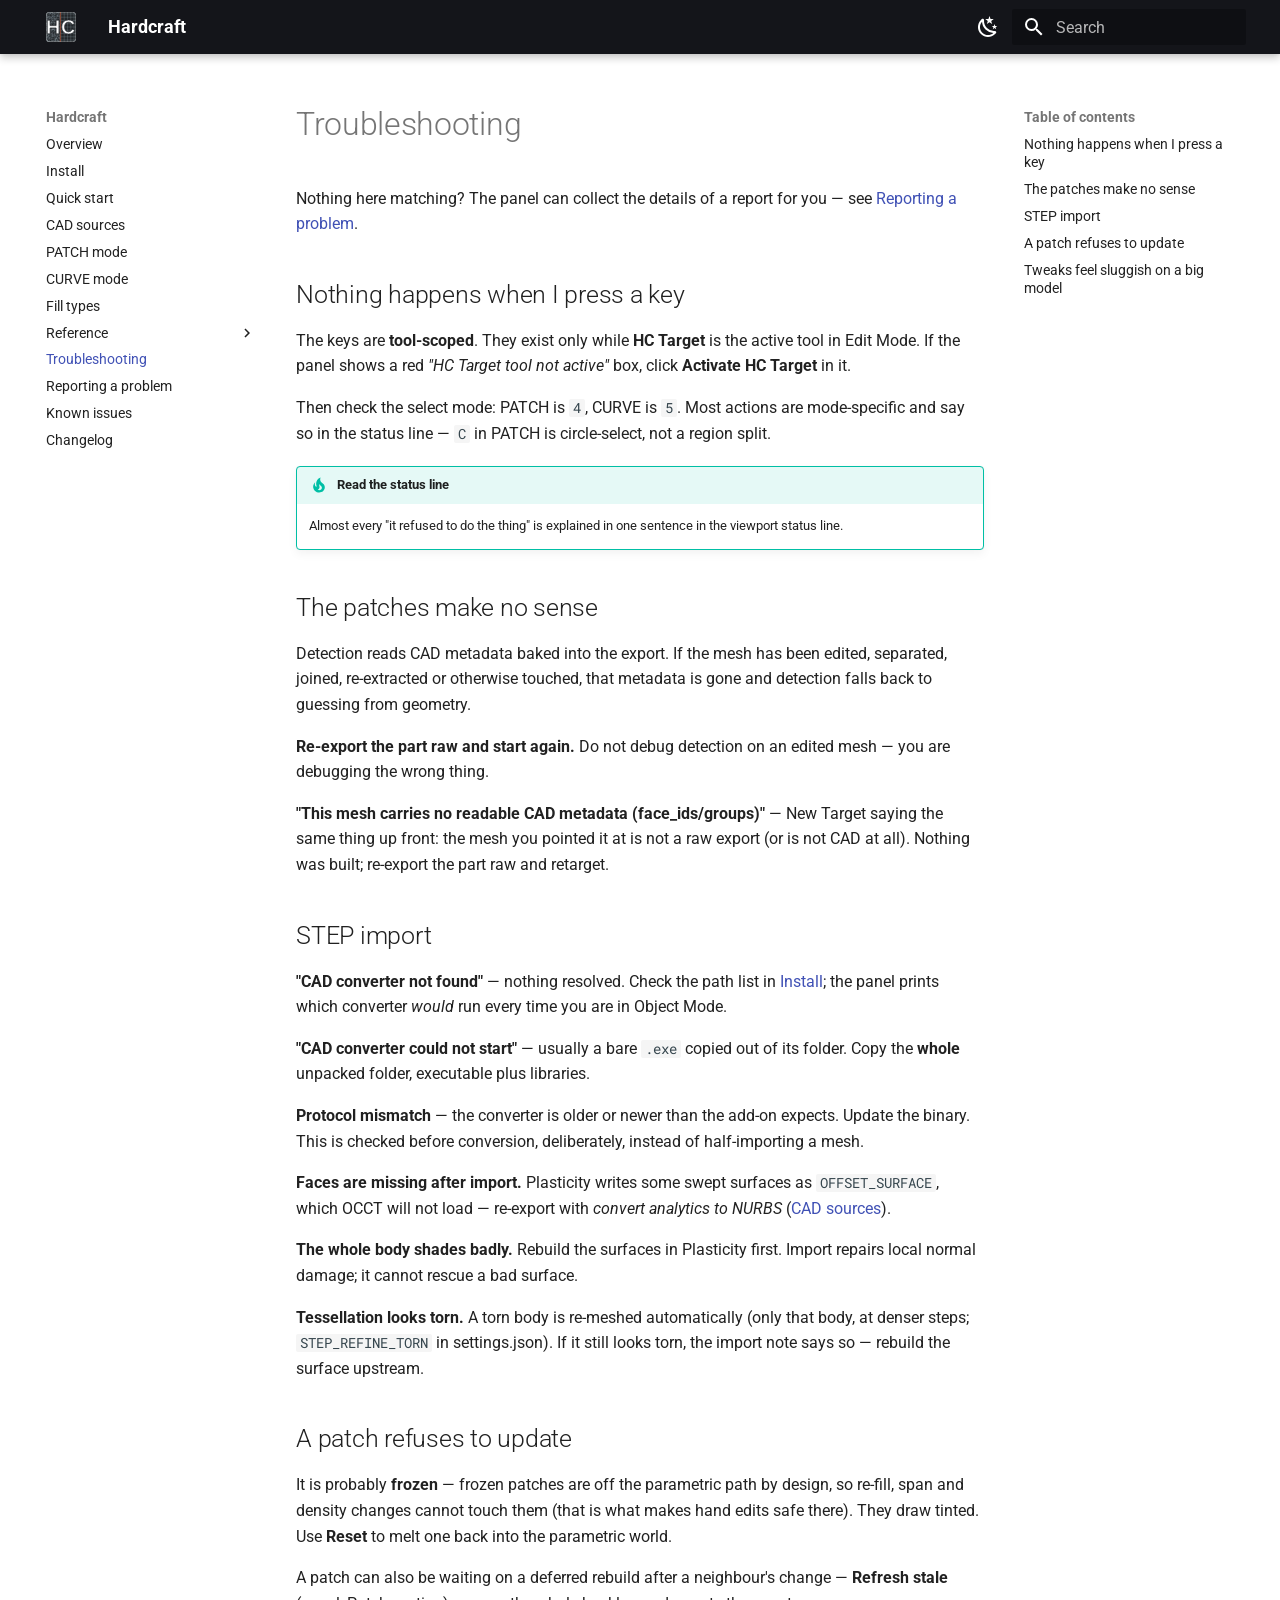
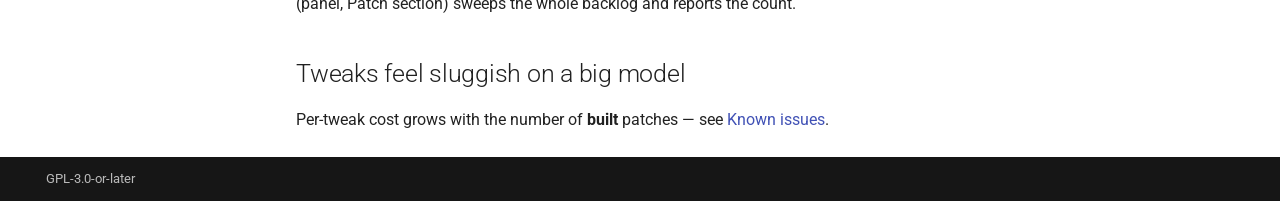
<file: troubleshooting/index.html>
<!doctype html>
<html lang="en" class="no-js">
  <head>
    
      <meta charset="utf-8">
      <meta name="viewport" content="width=device-width,initial-scale=1">
      
        <meta name="description" content="Blender add-on that turns dirty Plasticity/STEP CAD exports into clean quad/tri retopology.">
      
      
        <meta name="author" content="poloz">
      
      
        <link rel="canonical" href="https://polozad.github.io/hardcraft-docs/troubleshooting/">
      
      
        <link rel="prev" href="../reference/settings/">
      
      
        <link rel="next" href="../reporting/">
      
      
      <link rel="icon" href="../assets/hc-badge.svg">
      <meta name="generator" content="mkdocs-1.6.1, mkdocs-material-9.6.14">
    
    
      
        <title>Troubleshooting - Hardcraft</title>
      
    
    
      <link rel="stylesheet" href="../assets/stylesheets/main.342714a4.min.css">
      
        
        <link rel="stylesheet" href="../assets/stylesheets/palette.06af60db.min.css">
      
      


    
    
      
    
    
      
        
        
        <link rel="preconnect" href="https://fonts.gstatic.com" crossorigin>
        <link rel="stylesheet" href="https://fonts.googleapis.com/css?family=Roboto:300,300i,400,400i,700,700i%7CRoboto+Mono:400,400i,700,700i&display=fallback">
        <style>:root{--md-text-font:"Roboto";--md-code-font:"Roboto Mono"}</style>
      
    
    
      <link rel="stylesheet" href="../stylesheets/extra.css">
    
    <script>__md_scope=new URL("..",location),__md_hash=e=>[...e].reduce(((e,_)=>(e<<5)-e+_.charCodeAt(0)),0),__md_get=(e,_=localStorage,t=__md_scope)=>JSON.parse(_.getItem(t.pathname+"."+e)),__md_set=(e,_,t=localStorage,a=__md_scope)=>{try{t.setItem(a.pathname+"."+e,JSON.stringify(_))}catch(e){}}</script>
    
      

    
    
    
  </head>
  
  
    
    
      
    
    
    
    
    <body dir="ltr" data-md-color-scheme="slate" data-md-color-primary="black" data-md-color-accent="amber">
  
    
    <input class="md-toggle" data-md-toggle="drawer" type="checkbox" id="__drawer" autocomplete="off">
    <input class="md-toggle" data-md-toggle="search" type="checkbox" id="__search" autocomplete="off">
    <label class="md-overlay" for="__drawer"></label>
    <div data-md-component="skip">
      
        
        <a href="#troubleshooting" class="md-skip">
          Skip to content
        </a>
      
    </div>
    <div data-md-component="announce">
      
    </div>
    
    
      

  

<header class="md-header md-header--shadow" data-md-component="header">
  <nav class="md-header__inner md-grid" aria-label="Header">
    <a href=".." title="Hardcraft" class="md-header__button md-logo" aria-label="Hardcraft" data-md-component="logo">
      
  <img src="../assets/hc-badge.svg" alt="logo">

    </a>
    <label class="md-header__button md-icon" for="__drawer">
      
      <svg xmlns="http://www.w3.org/2000/svg" viewBox="0 0 24 24"><path d="M3 6h18v2H3zm0 5h18v2H3zm0 5h18v2H3z"/></svg>
    </label>
    <div class="md-header__title" data-md-component="header-title">
      <div class="md-header__ellipsis">
        <div class="md-header__topic">
          <span class="md-ellipsis">
            Hardcraft
          </span>
        </div>
        <div class="md-header__topic" data-md-component="header-topic">
          <span class="md-ellipsis">
            
              Troubleshooting
            
          </span>
        </div>
      </div>
    </div>
    
      
        <form class="md-header__option" data-md-component="palette">
  
    
    
    
    <input class="md-option" data-md-color-media="(prefers-color-scheme: dark)" data-md-color-scheme="slate" data-md-color-primary="black" data-md-color-accent="amber"  aria-label="Light mode"  type="radio" name="__palette" id="__palette_0">
    
      <label class="md-header__button md-icon" title="Light mode" for="__palette_1" hidden>
        <svg xmlns="http://www.w3.org/2000/svg" viewBox="0 0 24 24"><path d="M12 7a5 5 0 0 1 5 5 5 5 0 0 1-5 5 5 5 0 0 1-5-5 5 5 0 0 1 5-5m0 2a3 3 0 0 0-3 3 3 3 0 0 0 3 3 3 3 0 0 0 3-3 3 3 0 0 0-3-3m0-7 2.39 3.42C13.65 5.15 12.84 5 12 5s-1.65.15-2.39.42zM3.34 7l4.16-.35A7.2 7.2 0 0 0 5.94 8.5c-.44.74-.69 1.5-.83 2.29zm.02 10 1.76-3.77a7.131 7.131 0 0 0 2.38 4.14zM20.65 7l-1.77 3.79a7.02 7.02 0 0 0-2.38-4.15zm-.01 10-4.14.36c.59-.51 1.12-1.14 1.54-1.86.42-.73.69-1.5.83-2.29zM12 22l-2.41-3.44c.74.27 1.55.44 2.41.44.82 0 1.63-.17 2.37-.44z"/></svg>
      </label>
    
  
    
    
    
    <input class="md-option" data-md-color-media="(prefers-color-scheme: light)" data-md-color-scheme="default" data-md-color-primary="black" data-md-color-accent="amber"  aria-label="Dark mode"  type="radio" name="__palette" id="__palette_1">
    
      <label class="md-header__button md-icon" title="Dark mode" for="__palette_0" hidden>
        <svg xmlns="http://www.w3.org/2000/svg" viewBox="0 0 24 24"><path d="m17.75 4.09-2.53 1.94.91 3.06-2.63-1.81-2.63 1.81.91-3.06-2.53-1.94L12.44 4l1.06-3 1.06 3zm3.5 6.91-1.64 1.25.59 1.98-1.7-1.17-1.7 1.17.59-1.98L15.75 11l2.06-.05L18.5 9l.69 1.95zm-2.28 4.95c.83-.08 1.72 1.1 1.19 1.85-.32.45-.66.87-1.08 1.27C15.17 23 8.84 23 4.94 19.07c-3.91-3.9-3.91-10.24 0-14.14.4-.4.82-.76 1.27-1.08.75-.53 1.93.36 1.85 1.19-.27 2.86.69 5.83 2.89 8.02a9.96 9.96 0 0 0 8.02 2.89m-1.64 2.02a12.08 12.08 0 0 1-7.8-3.47c-2.17-2.19-3.33-5-3.49-7.82-2.81 3.14-2.7 7.96.31 10.98 3.02 3.01 7.84 3.12 10.98.31"/></svg>
      </label>
    
  
</form>
      
    
    
      <script>var palette=__md_get("__palette");if(palette&&palette.color){if("(prefers-color-scheme)"===palette.color.media){var media=matchMedia("(prefers-color-scheme: light)"),input=document.querySelector(media.matches?"[data-md-color-media='(prefers-color-scheme: light)']":"[data-md-color-media='(prefers-color-scheme: dark)']");palette.color.media=input.getAttribute("data-md-color-media"),palette.color.scheme=input.getAttribute("data-md-color-scheme"),palette.color.primary=input.getAttribute("data-md-color-primary"),palette.color.accent=input.getAttribute("data-md-color-accent")}for(var[key,value]of Object.entries(palette.color))document.body.setAttribute("data-md-color-"+key,value)}</script>
    
    
    
      
      
        <label class="md-header__button md-icon" for="__search">
          
          <svg xmlns="http://www.w3.org/2000/svg" viewBox="0 0 24 24"><path d="M9.5 3A6.5 6.5 0 0 1 16 9.5c0 1.61-.59 3.09-1.56 4.23l.27.27h.79l5 5-1.5 1.5-5-5v-.79l-.27-.27A6.52 6.52 0 0 1 9.5 16 6.5 6.5 0 0 1 3 9.5 6.5 6.5 0 0 1 9.5 3m0 2C7 5 5 7 5 9.5S7 14 9.5 14 14 12 14 9.5 12 5 9.5 5"/></svg>
        </label>
        <div class="md-search" data-md-component="search" role="dialog">
  <label class="md-search__overlay" for="__search"></label>
  <div class="md-search__inner" role="search">
    <form class="md-search__form" name="search">
      <input type="text" class="md-search__input" name="query" aria-label="Search" placeholder="Search" autocapitalize="off" autocorrect="off" autocomplete="off" spellcheck="false" data-md-component="search-query" required>
      <label class="md-search__icon md-icon" for="__search">
        
        <svg xmlns="http://www.w3.org/2000/svg" viewBox="0 0 24 24"><path d="M9.5 3A6.5 6.5 0 0 1 16 9.5c0 1.61-.59 3.09-1.56 4.23l.27.27h.79l5 5-1.5 1.5-5-5v-.79l-.27-.27A6.52 6.52 0 0 1 9.5 16 6.5 6.5 0 0 1 3 9.5 6.5 6.5 0 0 1 9.5 3m0 2C7 5 5 7 5 9.5S7 14 9.5 14 14 12 14 9.5 12 5 9.5 5"/></svg>
        
        <svg xmlns="http://www.w3.org/2000/svg" viewBox="0 0 24 24"><path d="M20 11v2H8l5.5 5.5-1.42 1.42L4.16 12l7.92-7.92L13.5 5.5 8 11z"/></svg>
      </label>
      <nav class="md-search__options" aria-label="Search">
        
        <button type="reset" class="md-search__icon md-icon" title="Clear" aria-label="Clear" tabindex="-1">
          
          <svg xmlns="http://www.w3.org/2000/svg" viewBox="0 0 24 24"><path d="M19 6.41 17.59 5 12 10.59 6.41 5 5 6.41 10.59 12 5 17.59 6.41 19 12 13.41 17.59 19 19 17.59 13.41 12z"/></svg>
        </button>
      </nav>
      
        <div class="md-search__suggest" data-md-component="search-suggest"></div>
      
    </form>
    <div class="md-search__output">
      <div class="md-search__scrollwrap" tabindex="0" data-md-scrollfix>
        <div class="md-search-result" data-md-component="search-result">
          <div class="md-search-result__meta">
            Initializing search
          </div>
          <ol class="md-search-result__list" role="presentation"></ol>
        </div>
      </div>
    </div>
  </div>
</div>
      
    
    
  </nav>
  
</header>
    
    <div class="md-container" data-md-component="container">
      
      
        
          
        
      
      <main class="md-main" data-md-component="main">
        <div class="md-main__inner md-grid">
          
            
              
              <div class="md-sidebar md-sidebar--primary" data-md-component="sidebar" data-md-type="navigation" >
                <div class="md-sidebar__scrollwrap">
                  <div class="md-sidebar__inner">
                    



<nav class="md-nav md-nav--primary" aria-label="Navigation" data-md-level="0">
  <label class="md-nav__title" for="__drawer">
    <a href=".." title="Hardcraft" class="md-nav__button md-logo" aria-label="Hardcraft" data-md-component="logo">
      
  <img src="../assets/hc-badge.svg" alt="logo">

    </a>
    Hardcraft
  </label>
  
  <ul class="md-nav__list" data-md-scrollfix>
    
      
      
  
  
  
  
    <li class="md-nav__item">
      <a href=".." class="md-nav__link">
        
  
  
  <span class="md-ellipsis">
    Overview
    
  </span>
  

      </a>
    </li>
  

    
      
      
  
  
  
  
    <li class="md-nav__item">
      <a href="../install/" class="md-nav__link">
        
  
  
  <span class="md-ellipsis">
    Install
    
  </span>
  

      </a>
    </li>
  

    
      
      
  
  
  
  
    <li class="md-nav__item">
      <a href="../quickstart/" class="md-nav__link">
        
  
  
  <span class="md-ellipsis">
    Quick start
    
  </span>
  

      </a>
    </li>
  

    
      
      
  
  
  
  
    <li class="md-nav__item">
      <a href="../sources/" class="md-nav__link">
        
  
  
  <span class="md-ellipsis">
    CAD sources
    
  </span>
  

      </a>
    </li>
  

    
      
      
  
  
  
  
    <li class="md-nav__item">
      <a href="../patch/" class="md-nav__link">
        
  
  
  <span class="md-ellipsis">
    PATCH mode
    
  </span>
  

      </a>
    </li>
  

    
      
      
  
  
  
  
    <li class="md-nav__item">
      <a href="../curve/" class="md-nav__link">
        
  
  
  <span class="md-ellipsis">
    CURVE mode
    
  </span>
  

      </a>
    </li>
  

    
      
      
  
  
  
  
    <li class="md-nav__item">
      <a href="../fills/" class="md-nav__link">
        
  
  
  <span class="md-ellipsis">
    Fill types
    
  </span>
  

      </a>
    </li>
  

    
      
      
  
  
  
  
    
    
    
    
    
    <li class="md-nav__item md-nav__item--nested">
      
        
        
        <input class="md-nav__toggle md-toggle " type="checkbox" id="__nav_8" >
        
          
          <label class="md-nav__link" for="__nav_8" id="__nav_8_label" tabindex="0">
            
  
  
  <span class="md-ellipsis">
    Reference
    
  </span>
  

            <span class="md-nav__icon md-icon"></span>
          </label>
        
        <nav class="md-nav" data-md-level="1" aria-labelledby="__nav_8_label" aria-expanded="false">
          <label class="md-nav__title" for="__nav_8">
            <span class="md-nav__icon md-icon"></span>
            Reference
          </label>
          <ul class="md-nav__list" data-md-scrollfix>
            
              
                
  
  
  
  
    <li class="md-nav__item">
      <a href="../reference/keymap/" class="md-nav__link">
        
  
  
  <span class="md-ellipsis">
    Keymap
    
  </span>
  

      </a>
    </li>
  

              
            
              
                
  
  
  
  
    <li class="md-nav__item">
      <a href="../reference/settings/" class="md-nav__link">
        
  
  
  <span class="md-ellipsis">
    Settings
    
  </span>
  

      </a>
    </li>
  

              
            
          </ul>
        </nav>
      
    </li>
  

    
      
      
  
  
    
  
  
  
    <li class="md-nav__item md-nav__item--active">
      
      <input class="md-nav__toggle md-toggle" type="checkbox" id="__toc">
      
      
        
      
      
        <label class="md-nav__link md-nav__link--active" for="__toc">
          
  
  
  <span class="md-ellipsis">
    Troubleshooting
    
  </span>
  

          <span class="md-nav__icon md-icon"></span>
        </label>
      
      <a href="./" class="md-nav__link md-nav__link--active">
        
  
  
  <span class="md-ellipsis">
    Troubleshooting
    
  </span>
  

      </a>
      
        

<nav class="md-nav md-nav--secondary" aria-label="Table of contents">
  
  
  
    
  
  
    <label class="md-nav__title" for="__toc">
      <span class="md-nav__icon md-icon"></span>
      Table of contents
    </label>
    <ul class="md-nav__list" data-md-component="toc" data-md-scrollfix>
      
        <li class="md-nav__item">
  <a href="#nothing-happens-when-i-press-a-key" class="md-nav__link">
    <span class="md-ellipsis">
      Nothing happens when I press a key
    </span>
  </a>
  
</li>
      
        <li class="md-nav__item">
  <a href="#the-patches-make-no-sense" class="md-nav__link">
    <span class="md-ellipsis">
      The patches make no sense
    </span>
  </a>
  
</li>
      
        <li class="md-nav__item">
  <a href="#step-import" class="md-nav__link">
    <span class="md-ellipsis">
      STEP import
    </span>
  </a>
  
</li>
      
        <li class="md-nav__item">
  <a href="#a-patch-refuses-to-update" class="md-nav__link">
    <span class="md-ellipsis">
      A patch refuses to update
    </span>
  </a>
  
</li>
      
        <li class="md-nav__item">
  <a href="#tweaks-feel-sluggish-on-a-big-model" class="md-nav__link">
    <span class="md-ellipsis">
      Tweaks feel sluggish on a big model
    </span>
  </a>
  
</li>
      
    </ul>
  
</nav>
      
    </li>
  

    
      
      
  
  
  
  
    <li class="md-nav__item">
      <a href="../reporting/" class="md-nav__link">
        
  
  
  <span class="md-ellipsis">
    Reporting a problem
    
  </span>
  

      </a>
    </li>
  

    
      
      
  
  
  
  
    <li class="md-nav__item">
      <a href="../known-issues/" class="md-nav__link">
        
  
  
  <span class="md-ellipsis">
    Known issues
    
  </span>
  

      </a>
    </li>
  

    
      
      
  
  
  
  
    <li class="md-nav__item">
      <a href="../changelog/" class="md-nav__link">
        
  
  
  <span class="md-ellipsis">
    Changelog
    
  </span>
  

      </a>
    </li>
  

    
  </ul>
</nav>
                  </div>
                </div>
              </div>
            
            
              
              <div class="md-sidebar md-sidebar--secondary" data-md-component="sidebar" data-md-type="toc" >
                <div class="md-sidebar__scrollwrap">
                  <div class="md-sidebar__inner">
                    

<nav class="md-nav md-nav--secondary" aria-label="Table of contents">
  
  
  
    
  
  
    <label class="md-nav__title" for="__toc">
      <span class="md-nav__icon md-icon"></span>
      Table of contents
    </label>
    <ul class="md-nav__list" data-md-component="toc" data-md-scrollfix>
      
        <li class="md-nav__item">
  <a href="#nothing-happens-when-i-press-a-key" class="md-nav__link">
    <span class="md-ellipsis">
      Nothing happens when I press a key
    </span>
  </a>
  
</li>
      
        <li class="md-nav__item">
  <a href="#the-patches-make-no-sense" class="md-nav__link">
    <span class="md-ellipsis">
      The patches make no sense
    </span>
  </a>
  
</li>
      
        <li class="md-nav__item">
  <a href="#step-import" class="md-nav__link">
    <span class="md-ellipsis">
      STEP import
    </span>
  </a>
  
</li>
      
        <li class="md-nav__item">
  <a href="#a-patch-refuses-to-update" class="md-nav__link">
    <span class="md-ellipsis">
      A patch refuses to update
    </span>
  </a>
  
</li>
      
        <li class="md-nav__item">
  <a href="#tweaks-feel-sluggish-on-a-big-model" class="md-nav__link">
    <span class="md-ellipsis">
      Tweaks feel sluggish on a big model
    </span>
  </a>
  
</li>
      
    </ul>
  
</nav>
                  </div>
                </div>
              </div>
            
          
          
            <div class="md-content" data-md-component="content">
              <article class="md-content__inner md-typeset">
                
                  



<h1 id="troubleshooting">Troubleshooting<a class="headerlink" href="#troubleshooting" title="Permanent link">&para;</a></h1>
<p>Nothing here matching? The panel can collect the details of a report for you —
see <a href="../reporting/">Reporting a problem</a>.</p>
<h2 id="nothing-happens-when-i-press-a-key">Nothing happens when I press a key<a class="headerlink" href="#nothing-happens-when-i-press-a-key" title="Permanent link">&para;</a></h2>
<p>The keys are <strong>tool-scoped</strong>. They exist only while <strong>HC Target</strong> is the active
tool in Edit Mode. If the panel shows a red <em>"HC Target tool not active"</em> box,
click <strong>Activate HC Target</strong> in it.</p>
<p>Then check the select mode: PATCH is <code>4</code>, CURVE is <code>5</code>. Most actions are
mode-specific and say so in the status line — <code>C</code> in PATCH is circle-select, not
a region split.</p>
<div class="admonition tip">
<p class="admonition-title">Read the status line</p>
<p>Almost every "it refused to do the thing" is explained in one sentence in
the viewport status line.</p>
</div>
<h2 id="the-patches-make-no-sense">The patches make no sense<a class="headerlink" href="#the-patches-make-no-sense" title="Permanent link">&para;</a></h2>
<p>Detection reads CAD metadata baked into the export. If the mesh has been edited,
separated, joined, re-extracted or otherwise touched, that metadata is gone and
detection falls back to guessing from geometry.</p>
<p><strong>Re-export the part raw and start again.</strong> Do not debug detection on an edited
mesh — you are debugging the wrong thing.</p>
<p><strong>"This mesh carries no readable CAD metadata (face_ids/groups)"</strong> — New Target
saying the same thing up front: the mesh you pointed it at is not a raw export
(or is not CAD at all). Nothing was built; re-export the part raw and retarget.</p>
<h2 id="step-import">STEP import<a class="headerlink" href="#step-import" title="Permanent link">&para;</a></h2>
<p><strong>"CAD converter not found"</strong> — nothing resolved. Check the path list in
<a href="../install/#the-cad-converter-step-only">Install</a>; the panel prints which
converter <em>would</em> run every time you are in Object Mode.</p>
<p><strong>"CAD converter could not start"</strong> — usually a bare <code>.exe</code> copied out of its
folder. Copy the <strong>whole</strong> unpacked folder, executable plus libraries.</p>
<p><strong>Protocol mismatch</strong> — the converter is older or newer than the add-on expects.
Update the binary. This is checked before conversion, deliberately, instead of
half-importing a mesh.</p>
<p><strong>Faces are missing after import.</strong> Plasticity writes some swept surfaces as
<code>OFFSET_SURFACE</code>, which OCCT will not load — re-export with <em>convert analytics
to NURBS</em> (<a href="../sources/#step-import">CAD sources</a>).</p>
<p><strong>The whole body shades badly.</strong> Rebuild the surfaces in Plasticity first. Import
repairs local normal damage; it cannot rescue a bad surface.</p>
<p><strong>Tessellation looks torn.</strong> A torn body is re-meshed automatically (only that
body, at denser steps; <code>STEP_REFINE_TORN</code> in settings.json). If it still looks
torn, the import note says so — rebuild the surface upstream.</p>
<h2 id="a-patch-refuses-to-update">A patch refuses to update<a class="headerlink" href="#a-patch-refuses-to-update" title="Permanent link">&para;</a></h2>
<p>It is probably <strong>frozen</strong> — frozen patches are off the parametric path by design,
so re-fill, span and density changes cannot touch them (that is what makes hand
edits safe there). They draw tinted. Use <strong>Reset</strong> to melt one back into the
parametric world.</p>
<p>A patch can also be waiting on a deferred rebuild after a neighbour's change —
<strong>Refresh stale</strong> (panel, Patch section) sweeps the whole backlog and reports
the count.</p>
<h2 id="tweaks-feel-sluggish-on-a-big-model">Tweaks feel sluggish on a big model<a class="headerlink" href="#tweaks-feel-sluggish-on-a-big-model" title="Permanent link">&para;</a></h2>
<p>Per-tweak cost grows with the number of <strong>built</strong> patches — see
<a href="../known-issues/#tweak-cost-grows-with-the-number-of-built-patches">Known issues</a>.</p>












                
              </article>
            </div>
          
          
<script>var target=document.getElementById(location.hash.slice(1));target&&target.name&&(target.checked=target.name.startsWith("__tabbed_"))</script>
        </div>
        
          <button type="button" class="md-top md-icon" data-md-component="top" hidden>
  
  <svg xmlns="http://www.w3.org/2000/svg" viewBox="0 0 24 24"><path d="M13 20h-2V8l-5.5 5.5-1.42-1.42L12 4.16l7.92 7.92-1.42 1.42L13 8z"/></svg>
  Back to top
</button>
        
      </main>
      
        <footer class="md-footer">
  
  <div class="md-footer-meta md-typeset">
    <div class="md-footer-meta__inner md-grid">
      <div class="md-copyright">
  
    <div class="md-copyright__highlight">
      GPL-3.0-or-later
    </div>
  
  
</div>
      
    </div>
  </div>
</footer>
      
    </div>
    <div class="md-dialog" data-md-component="dialog">
      <div class="md-dialog__inner md-typeset"></div>
    </div>
    
    
    
      
      <script id="__config" type="application/json">{"base": "..", "features": ["navigation.instant", "navigation.top", "navigation.tracking", "toc.follow", "content.code.copy", "search.suggest"], "search": "../assets/javascripts/workers/search.d50fe291.min.js", "tags": null, "translations": {"clipboard.copied": "Copied to clipboard", "clipboard.copy": "Copy to clipboard", "search.result.more.one": "1 more on this page", "search.result.more.other": "# more on this page", "search.result.none": "No matching documents", "search.result.one": "1 matching document", "search.result.other": "# matching documents", "search.result.placeholder": "Type to start searching", "search.result.term.missing": "Missing", "select.version": "Select version"}, "version": null}</script>
    
    
      <script src="../assets/javascripts/bundle.13a4f30d.min.js"></script>
      
    
  </body>
</html>
</file>
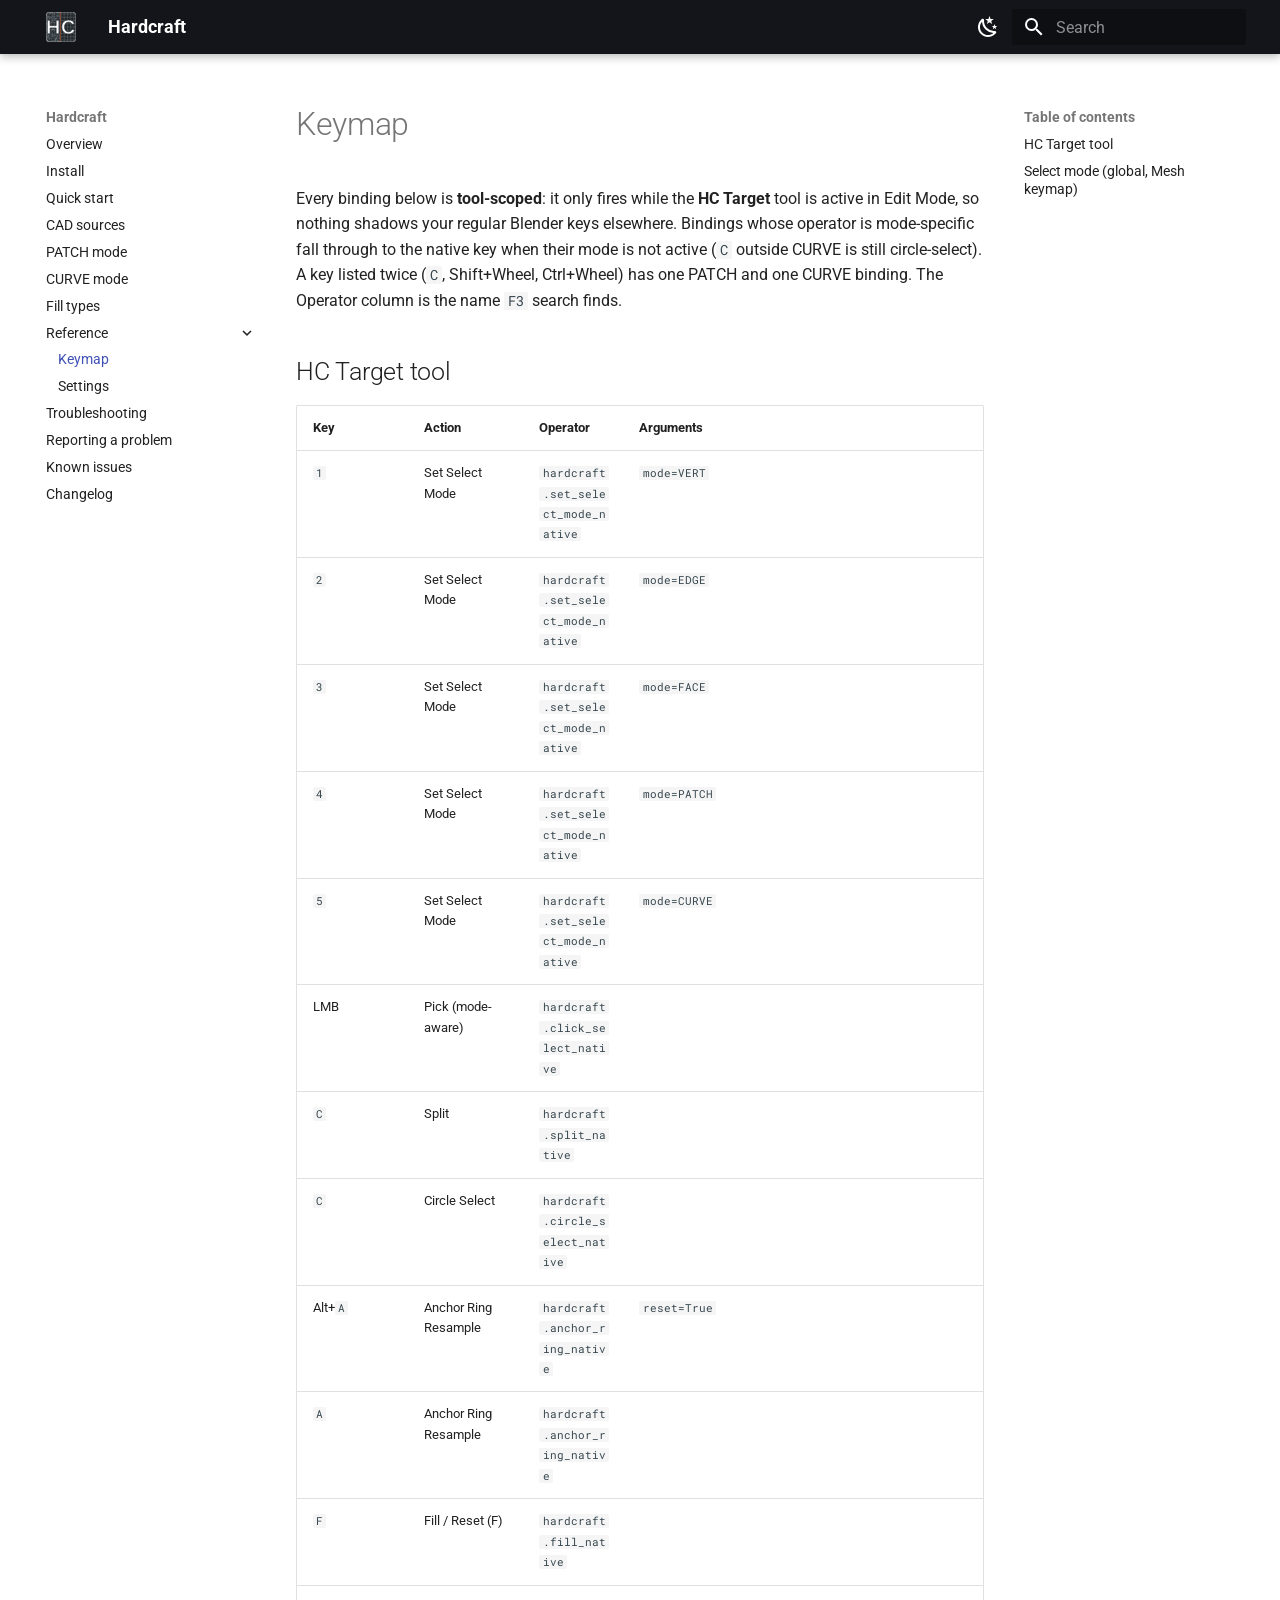
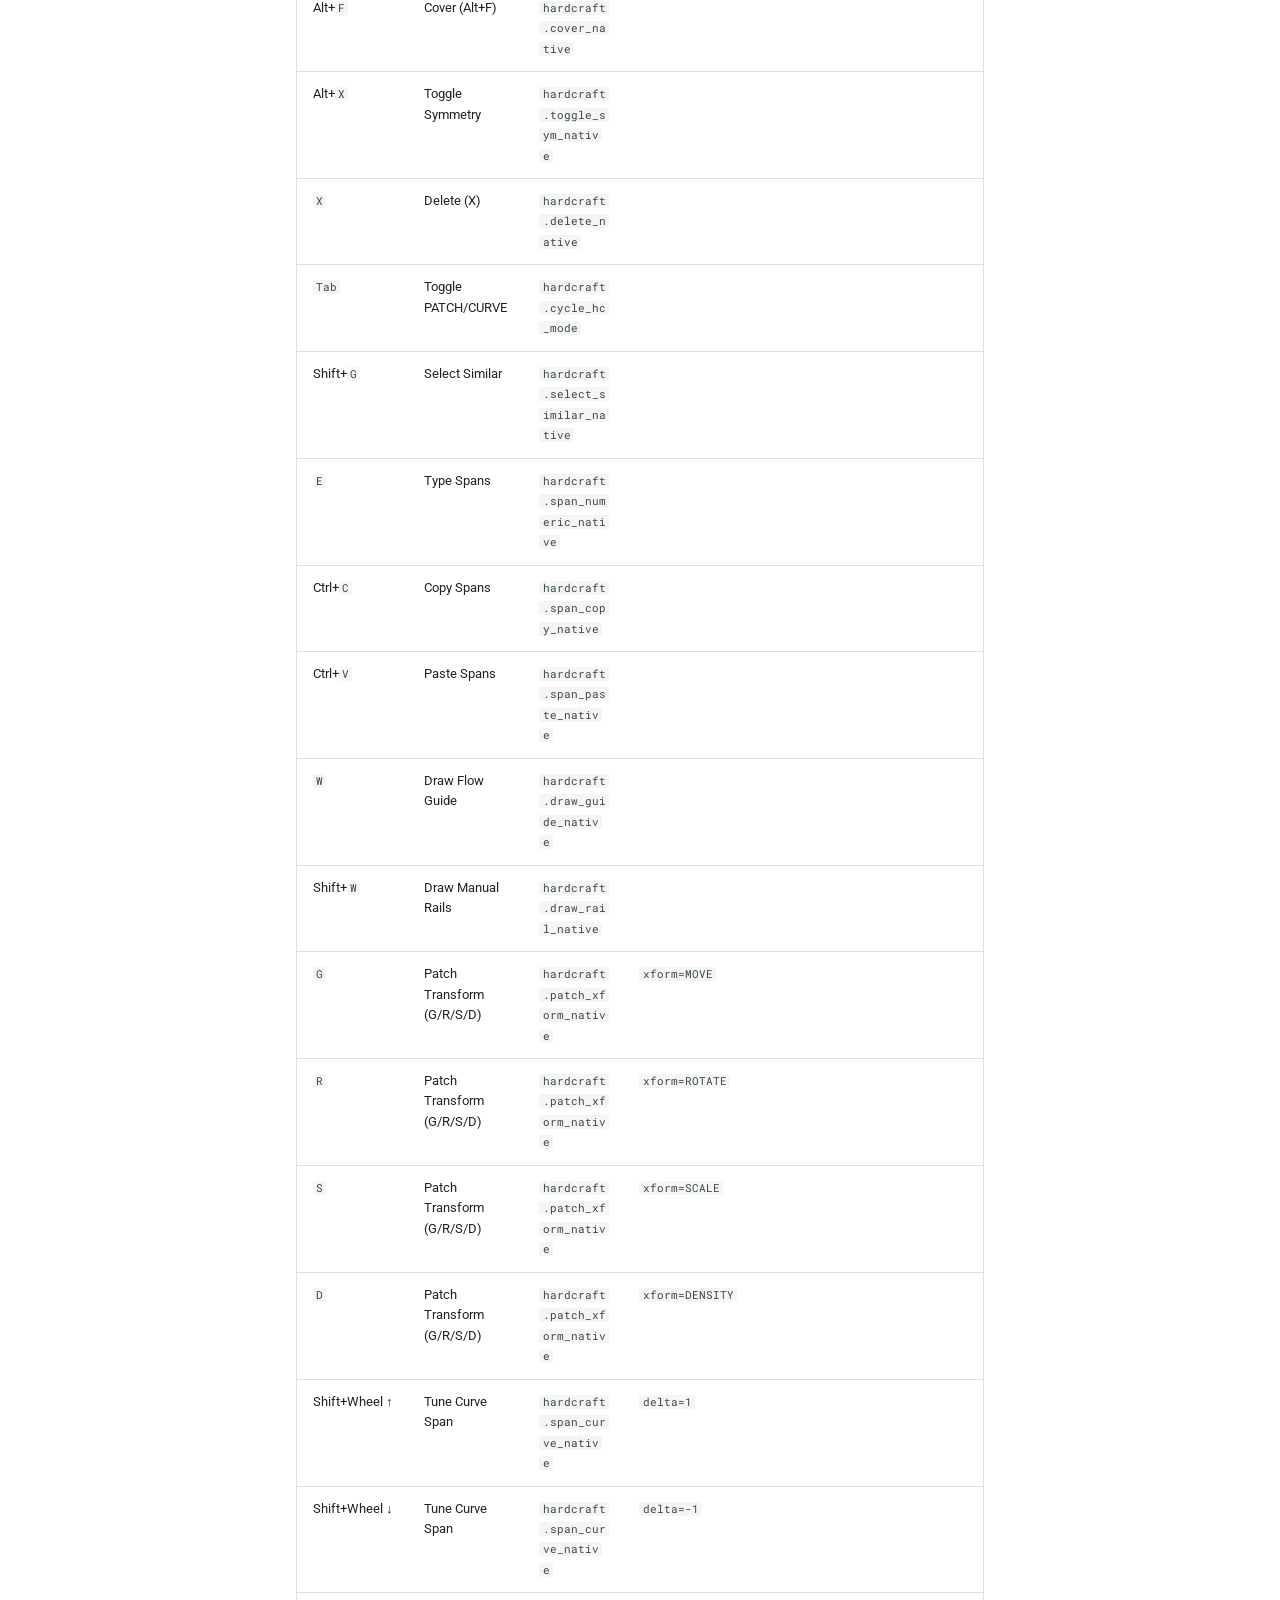
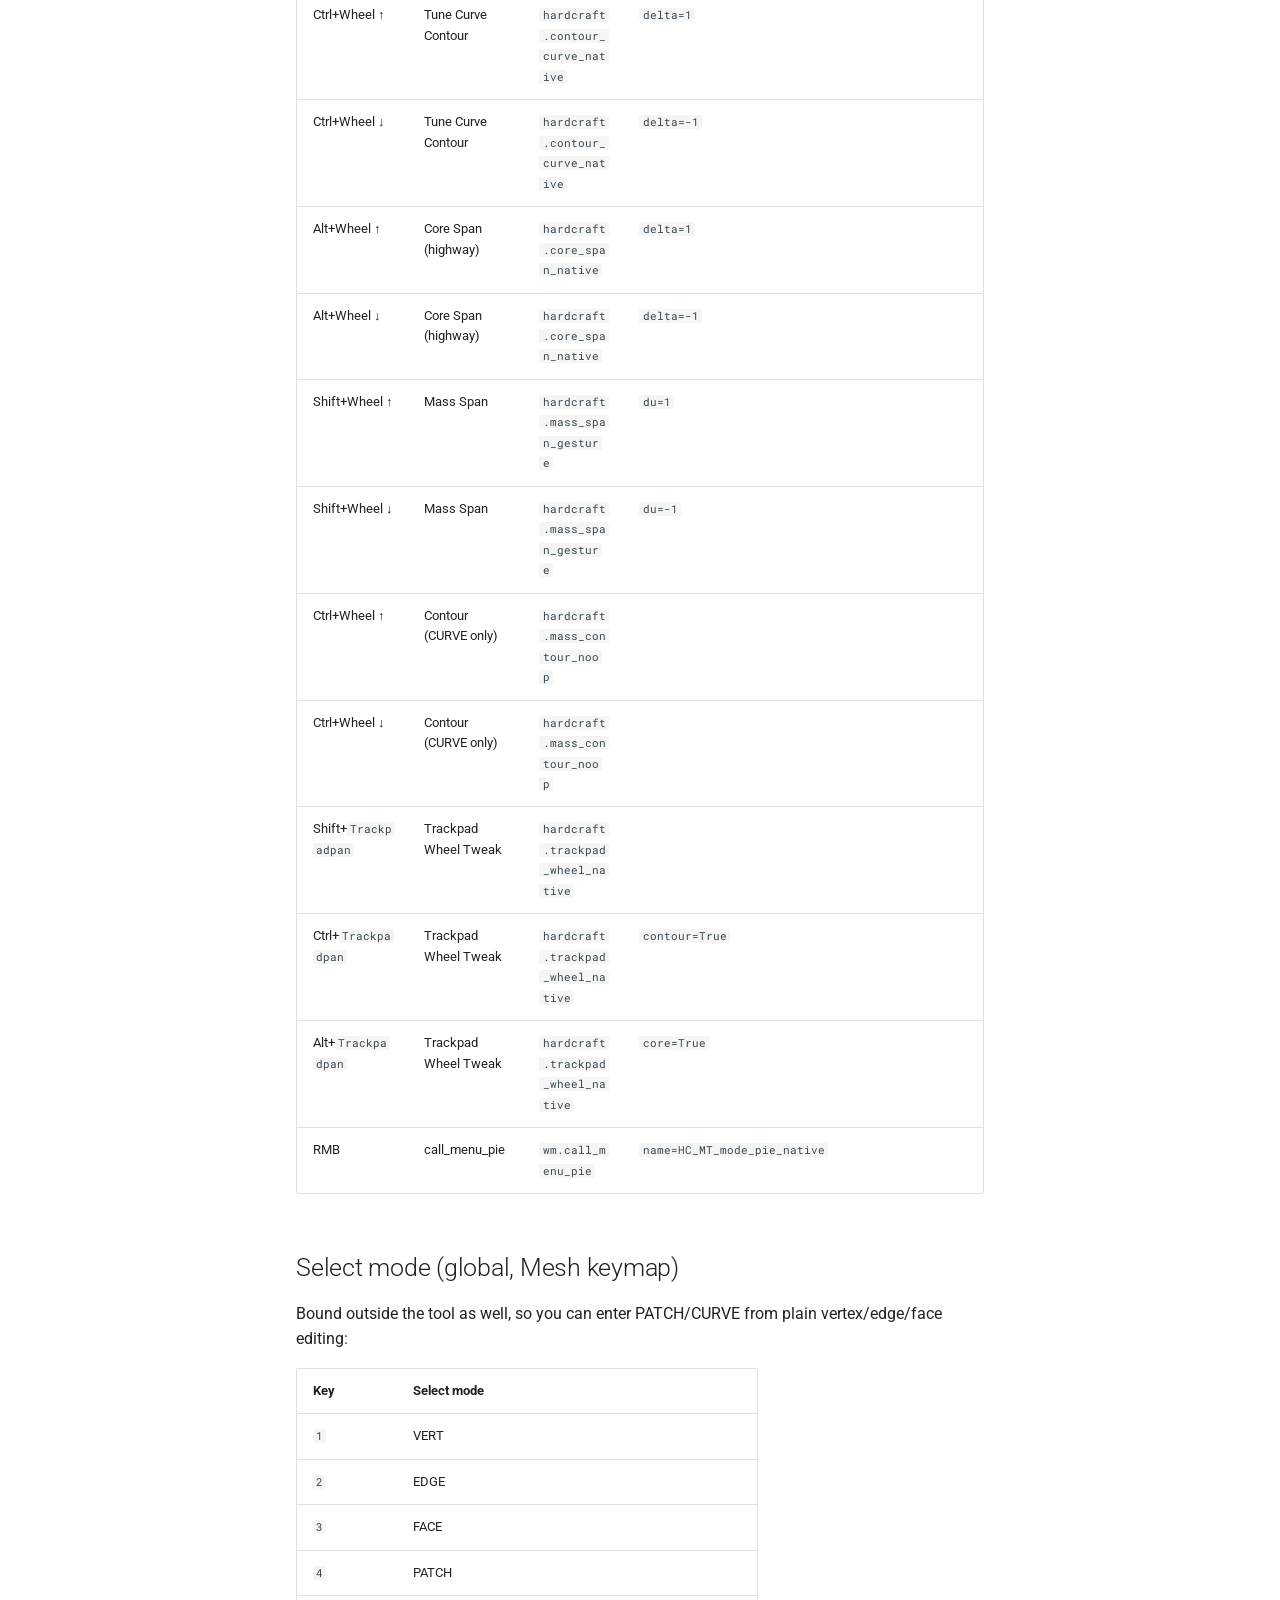
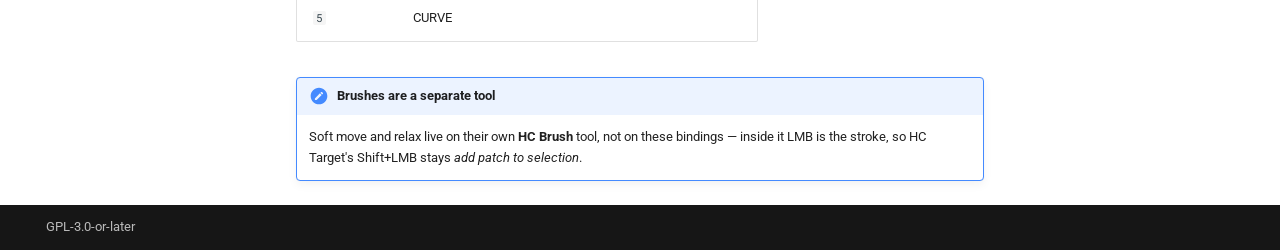
<file: reference/keymap/index.html>
<!doctype html>
<html lang="en" class="no-js">
  <head>
    
      <meta charset="utf-8">
      <meta name="viewport" content="width=device-width,initial-scale=1">
      
        <meta name="description" content="Blender add-on that turns dirty Plasticity/STEP CAD exports into clean quad/tri retopology.">
      
      
        <meta name="author" content="poloz">
      
      
        <link rel="canonical" href="https://polozad.github.io/hardcraft-docs/reference/keymap/">
      
      
        <link rel="prev" href="../../fills/">
      
      
        <link rel="next" href="../settings/">
      
      
      <link rel="icon" href="../../assets/hc-badge.svg">
      <meta name="generator" content="mkdocs-1.6.1, mkdocs-material-9.6.14">
    
    
      
        <title>Keymap - Hardcraft</title>
      
    
    
      <link rel="stylesheet" href="../../assets/stylesheets/main.342714a4.min.css">
      
        
        <link rel="stylesheet" href="../../assets/stylesheets/palette.06af60db.min.css">
      
      


    
    
      
    
    
      
        
        
        <link rel="preconnect" href="https://fonts.gstatic.com" crossorigin>
        <link rel="stylesheet" href="https://fonts.googleapis.com/css?family=Roboto:300,300i,400,400i,700,700i%7CRoboto+Mono:400,400i,700,700i&display=fallback">
        <style>:root{--md-text-font:"Roboto";--md-code-font:"Roboto Mono"}</style>
      
    
    
      <link rel="stylesheet" href="../../stylesheets/extra.css">
    
    <script>__md_scope=new URL("../..",location),__md_hash=e=>[...e].reduce(((e,_)=>(e<<5)-e+_.charCodeAt(0)),0),__md_get=(e,_=localStorage,t=__md_scope)=>JSON.parse(_.getItem(t.pathname+"."+e)),__md_set=(e,_,t=localStorage,a=__md_scope)=>{try{t.setItem(a.pathname+"."+e,JSON.stringify(_))}catch(e){}}</script>
    
      

    
    
    
  </head>
  
  
    
    
      
    
    
    
    
    <body dir="ltr" data-md-color-scheme="slate" data-md-color-primary="black" data-md-color-accent="amber">
  
    
    <input class="md-toggle" data-md-toggle="drawer" type="checkbox" id="__drawer" autocomplete="off">
    <input class="md-toggle" data-md-toggle="search" type="checkbox" id="__search" autocomplete="off">
    <label class="md-overlay" for="__drawer"></label>
    <div data-md-component="skip">
      
        
        <a href="#keymap" class="md-skip">
          Skip to content
        </a>
      
    </div>
    <div data-md-component="announce">
      
    </div>
    
    
      

  

<header class="md-header md-header--shadow" data-md-component="header">
  <nav class="md-header__inner md-grid" aria-label="Header">
    <a href="../.." title="Hardcraft" class="md-header__button md-logo" aria-label="Hardcraft" data-md-component="logo">
      
  <img src="../../assets/hc-badge.svg" alt="logo">

    </a>
    <label class="md-header__button md-icon" for="__drawer">
      
      <svg xmlns="http://www.w3.org/2000/svg" viewBox="0 0 24 24"><path d="M3 6h18v2H3zm0 5h18v2H3zm0 5h18v2H3z"/></svg>
    </label>
    <div class="md-header__title" data-md-component="header-title">
      <div class="md-header__ellipsis">
        <div class="md-header__topic">
          <span class="md-ellipsis">
            Hardcraft
          </span>
        </div>
        <div class="md-header__topic" data-md-component="header-topic">
          <span class="md-ellipsis">
            
              Keymap
            
          </span>
        </div>
      </div>
    </div>
    
      
        <form class="md-header__option" data-md-component="palette">
  
    
    
    
    <input class="md-option" data-md-color-media="(prefers-color-scheme: dark)" data-md-color-scheme="slate" data-md-color-primary="black" data-md-color-accent="amber"  aria-label="Light mode"  type="radio" name="__palette" id="__palette_0">
    
      <label class="md-header__button md-icon" title="Light mode" for="__palette_1" hidden>
        <svg xmlns="http://www.w3.org/2000/svg" viewBox="0 0 24 24"><path d="M12 7a5 5 0 0 1 5 5 5 5 0 0 1-5 5 5 5 0 0 1-5-5 5 5 0 0 1 5-5m0 2a3 3 0 0 0-3 3 3 3 0 0 0 3 3 3 3 0 0 0 3-3 3 3 0 0 0-3-3m0-7 2.39 3.42C13.65 5.15 12.84 5 12 5s-1.65.15-2.39.42zM3.34 7l4.16-.35A7.2 7.2 0 0 0 5.94 8.5c-.44.74-.69 1.5-.83 2.29zm.02 10 1.76-3.77a7.131 7.131 0 0 0 2.38 4.14zM20.65 7l-1.77 3.79a7.02 7.02 0 0 0-2.38-4.15zm-.01 10-4.14.36c.59-.51 1.12-1.14 1.54-1.86.42-.73.69-1.5.83-2.29zM12 22l-2.41-3.44c.74.27 1.55.44 2.41.44.82 0 1.63-.17 2.37-.44z"/></svg>
      </label>
    
  
    
    
    
    <input class="md-option" data-md-color-media="(prefers-color-scheme: light)" data-md-color-scheme="default" data-md-color-primary="black" data-md-color-accent="amber"  aria-label="Dark mode"  type="radio" name="__palette" id="__palette_1">
    
      <label class="md-header__button md-icon" title="Dark mode" for="__palette_0" hidden>
        <svg xmlns="http://www.w3.org/2000/svg" viewBox="0 0 24 24"><path d="m17.75 4.09-2.53 1.94.91 3.06-2.63-1.81-2.63 1.81.91-3.06-2.53-1.94L12.44 4l1.06-3 1.06 3zm3.5 6.91-1.64 1.25.59 1.98-1.7-1.17-1.7 1.17.59-1.98L15.75 11l2.06-.05L18.5 9l.69 1.95zm-2.28 4.95c.83-.08 1.72 1.1 1.19 1.85-.32.45-.66.87-1.08 1.27C15.17 23 8.84 23 4.94 19.07c-3.91-3.9-3.91-10.24 0-14.14.4-.4.82-.76 1.27-1.08.75-.53 1.93.36 1.85 1.19-.27 2.86.69 5.83 2.89 8.02a9.96 9.96 0 0 0 8.02 2.89m-1.64 2.02a12.08 12.08 0 0 1-7.8-3.47c-2.17-2.19-3.33-5-3.49-7.82-2.81 3.14-2.7 7.96.31 10.98 3.02 3.01 7.84 3.12 10.98.31"/></svg>
      </label>
    
  
</form>
      
    
    
      <script>var palette=__md_get("__palette");if(palette&&palette.color){if("(prefers-color-scheme)"===palette.color.media){var media=matchMedia("(prefers-color-scheme: light)"),input=document.querySelector(media.matches?"[data-md-color-media='(prefers-color-scheme: light)']":"[data-md-color-media='(prefers-color-scheme: dark)']");palette.color.media=input.getAttribute("data-md-color-media"),palette.color.scheme=input.getAttribute("data-md-color-scheme"),palette.color.primary=input.getAttribute("data-md-color-primary"),palette.color.accent=input.getAttribute("data-md-color-accent")}for(var[key,value]of Object.entries(palette.color))document.body.setAttribute("data-md-color-"+key,value)}</script>
    
    
    
      
      
        <label class="md-header__button md-icon" for="__search">
          
          <svg xmlns="http://www.w3.org/2000/svg" viewBox="0 0 24 24"><path d="M9.5 3A6.5 6.5 0 0 1 16 9.5c0 1.61-.59 3.09-1.56 4.23l.27.27h.79l5 5-1.5 1.5-5-5v-.79l-.27-.27A6.52 6.52 0 0 1 9.5 16 6.5 6.5 0 0 1 3 9.5 6.5 6.5 0 0 1 9.5 3m0 2C7 5 5 7 5 9.5S7 14 9.5 14 14 12 14 9.5 12 5 9.5 5"/></svg>
        </label>
        <div class="md-search" data-md-component="search" role="dialog">
  <label class="md-search__overlay" for="__search"></label>
  <div class="md-search__inner" role="search">
    <form class="md-search__form" name="search">
      <input type="text" class="md-search__input" name="query" aria-label="Search" placeholder="Search" autocapitalize="off" autocorrect="off" autocomplete="off" spellcheck="false" data-md-component="search-query" required>
      <label class="md-search__icon md-icon" for="__search">
        
        <svg xmlns="http://www.w3.org/2000/svg" viewBox="0 0 24 24"><path d="M9.5 3A6.5 6.5 0 0 1 16 9.5c0 1.61-.59 3.09-1.56 4.23l.27.27h.79l5 5-1.5 1.5-5-5v-.79l-.27-.27A6.52 6.52 0 0 1 9.5 16 6.5 6.5 0 0 1 3 9.5 6.5 6.5 0 0 1 9.5 3m0 2C7 5 5 7 5 9.5S7 14 9.5 14 14 12 14 9.5 12 5 9.5 5"/></svg>
        
        <svg xmlns="http://www.w3.org/2000/svg" viewBox="0 0 24 24"><path d="M20 11v2H8l5.5 5.5-1.42 1.42L4.16 12l7.92-7.92L13.5 5.5 8 11z"/></svg>
      </label>
      <nav class="md-search__options" aria-label="Search">
        
        <button type="reset" class="md-search__icon md-icon" title="Clear" aria-label="Clear" tabindex="-1">
          
          <svg xmlns="http://www.w3.org/2000/svg" viewBox="0 0 24 24"><path d="M19 6.41 17.59 5 12 10.59 6.41 5 5 6.41 10.59 12 5 17.59 6.41 19 12 13.41 17.59 19 19 17.59 13.41 12z"/></svg>
        </button>
      </nav>
      
        <div class="md-search__suggest" data-md-component="search-suggest"></div>
      
    </form>
    <div class="md-search__output">
      <div class="md-search__scrollwrap" tabindex="0" data-md-scrollfix>
        <div class="md-search-result" data-md-component="search-result">
          <div class="md-search-result__meta">
            Initializing search
          </div>
          <ol class="md-search-result__list" role="presentation"></ol>
        </div>
      </div>
    </div>
  </div>
</div>
      
    
    
  </nav>
  
</header>
    
    <div class="md-container" data-md-component="container">
      
      
        
          
        
      
      <main class="md-main" data-md-component="main">
        <div class="md-main__inner md-grid">
          
            
              
              <div class="md-sidebar md-sidebar--primary" data-md-component="sidebar" data-md-type="navigation" >
                <div class="md-sidebar__scrollwrap">
                  <div class="md-sidebar__inner">
                    



<nav class="md-nav md-nav--primary" aria-label="Navigation" data-md-level="0">
  <label class="md-nav__title" for="__drawer">
    <a href="../.." title="Hardcraft" class="md-nav__button md-logo" aria-label="Hardcraft" data-md-component="logo">
      
  <img src="../../assets/hc-badge.svg" alt="logo">

    </a>
    Hardcraft
  </label>
  
  <ul class="md-nav__list" data-md-scrollfix>
    
      
      
  
  
  
  
    <li class="md-nav__item">
      <a href="../.." class="md-nav__link">
        
  
  
  <span class="md-ellipsis">
    Overview
    
  </span>
  

      </a>
    </li>
  

    
      
      
  
  
  
  
    <li class="md-nav__item">
      <a href="../../install/" class="md-nav__link">
        
  
  
  <span class="md-ellipsis">
    Install
    
  </span>
  

      </a>
    </li>
  

    
      
      
  
  
  
  
    <li class="md-nav__item">
      <a href="../../quickstart/" class="md-nav__link">
        
  
  
  <span class="md-ellipsis">
    Quick start
    
  </span>
  

      </a>
    </li>
  

    
      
      
  
  
  
  
    <li class="md-nav__item">
      <a href="../../sources/" class="md-nav__link">
        
  
  
  <span class="md-ellipsis">
    CAD sources
    
  </span>
  

      </a>
    </li>
  

    
      
      
  
  
  
  
    <li class="md-nav__item">
      <a href="../../patch/" class="md-nav__link">
        
  
  
  <span class="md-ellipsis">
    PATCH mode
    
  </span>
  

      </a>
    </li>
  

    
      
      
  
  
  
  
    <li class="md-nav__item">
      <a href="../../curve/" class="md-nav__link">
        
  
  
  <span class="md-ellipsis">
    CURVE mode
    
  </span>
  

      </a>
    </li>
  

    
      
      
  
  
  
  
    <li class="md-nav__item">
      <a href="../../fills/" class="md-nav__link">
        
  
  
  <span class="md-ellipsis">
    Fill types
    
  </span>
  

      </a>
    </li>
  

    
      
      
  
  
    
  
  
  
    
    
    
    
    
    <li class="md-nav__item md-nav__item--active md-nav__item--nested">
      
        
        
        <input class="md-nav__toggle md-toggle " type="checkbox" id="__nav_8" checked>
        
          
          <label class="md-nav__link" for="__nav_8" id="__nav_8_label" tabindex="0">
            
  
  
  <span class="md-ellipsis">
    Reference
    
  </span>
  

            <span class="md-nav__icon md-icon"></span>
          </label>
        
        <nav class="md-nav" data-md-level="1" aria-labelledby="__nav_8_label" aria-expanded="true">
          <label class="md-nav__title" for="__nav_8">
            <span class="md-nav__icon md-icon"></span>
            Reference
          </label>
          <ul class="md-nav__list" data-md-scrollfix>
            
              
                
  
  
    
  
  
  
    <li class="md-nav__item md-nav__item--active">
      
      <input class="md-nav__toggle md-toggle" type="checkbox" id="__toc">
      
      
        
      
      
        <label class="md-nav__link md-nav__link--active" for="__toc">
          
  
  
  <span class="md-ellipsis">
    Keymap
    
  </span>
  

          <span class="md-nav__icon md-icon"></span>
        </label>
      
      <a href="./" class="md-nav__link md-nav__link--active">
        
  
  
  <span class="md-ellipsis">
    Keymap
    
  </span>
  

      </a>
      
        

<nav class="md-nav md-nav--secondary" aria-label="Table of contents">
  
  
  
    
  
  
    <label class="md-nav__title" for="__toc">
      <span class="md-nav__icon md-icon"></span>
      Table of contents
    </label>
    <ul class="md-nav__list" data-md-component="toc" data-md-scrollfix>
      
        <li class="md-nav__item">
  <a href="#hc-target-tool" class="md-nav__link">
    <span class="md-ellipsis">
      HC Target tool
    </span>
  </a>
  
</li>
      
        <li class="md-nav__item">
  <a href="#select-mode-global-mesh-keymap" class="md-nav__link">
    <span class="md-ellipsis">
      Select mode (global, Mesh keymap)
    </span>
  </a>
  
</li>
      
    </ul>
  
</nav>
      
    </li>
  

              
            
              
                
  
  
  
  
    <li class="md-nav__item">
      <a href="../settings/" class="md-nav__link">
        
  
  
  <span class="md-ellipsis">
    Settings
    
  </span>
  

      </a>
    </li>
  

              
            
          </ul>
        </nav>
      
    </li>
  

    
      
      
  
  
  
  
    <li class="md-nav__item">
      <a href="../../troubleshooting/" class="md-nav__link">
        
  
  
  <span class="md-ellipsis">
    Troubleshooting
    
  </span>
  

      </a>
    </li>
  

    
      
      
  
  
  
  
    <li class="md-nav__item">
      <a href="../../reporting/" class="md-nav__link">
        
  
  
  <span class="md-ellipsis">
    Reporting a problem
    
  </span>
  

      </a>
    </li>
  

    
      
      
  
  
  
  
    <li class="md-nav__item">
      <a href="../../known-issues/" class="md-nav__link">
        
  
  
  <span class="md-ellipsis">
    Known issues
    
  </span>
  

      </a>
    </li>
  

    
      
      
  
  
  
  
    <li class="md-nav__item">
      <a href="../../changelog/" class="md-nav__link">
        
  
  
  <span class="md-ellipsis">
    Changelog
    
  </span>
  

      </a>
    </li>
  

    
  </ul>
</nav>
                  </div>
                </div>
              </div>
            
            
              
              <div class="md-sidebar md-sidebar--secondary" data-md-component="sidebar" data-md-type="toc" >
                <div class="md-sidebar__scrollwrap">
                  <div class="md-sidebar__inner">
                    

<nav class="md-nav md-nav--secondary" aria-label="Table of contents">
  
  
  
    
  
  
    <label class="md-nav__title" for="__toc">
      <span class="md-nav__icon md-icon"></span>
      Table of contents
    </label>
    <ul class="md-nav__list" data-md-component="toc" data-md-scrollfix>
      
        <li class="md-nav__item">
  <a href="#hc-target-tool" class="md-nav__link">
    <span class="md-ellipsis">
      HC Target tool
    </span>
  </a>
  
</li>
      
        <li class="md-nav__item">
  <a href="#select-mode-global-mesh-keymap" class="md-nav__link">
    <span class="md-ellipsis">
      Select mode (global, Mesh keymap)
    </span>
  </a>
  
</li>
      
    </ul>
  
</nav>
                  </div>
                </div>
              </div>
            
          
          
            <div class="md-content" data-md-component="content">
              <article class="md-content__inner md-typeset">
                
                  



<!-- GENERATED by tools/docgen.py from hardcraft/ops/native.py — do not edit by hand. -->

<h1 id="keymap">Keymap<a class="headerlink" href="#keymap" title="Permanent link">&para;</a></h1>
<p>Every binding below is <strong>tool-scoped</strong>: it only fires while the
<strong>HC Target</strong> tool is active in Edit Mode, so nothing shadows your
regular Blender keys elsewhere. Bindings whose operator is
mode-specific fall through to the native key when their mode is not
active (<code>C</code> outside CURVE is still circle-select). A key listed
twice (<code>C</code>, Shift+Wheel, Ctrl+Wheel) has one PATCH and one CURVE
binding. The Operator column is the name <code>F3</code> search finds.</p>
<h2 id="hc-target-tool">HC Target tool<a class="headerlink" href="#hc-target-tool" title="Permanent link">&para;</a></h2>
<table>
<thead>
<tr>
<th>Key</th>
<th>Action</th>
<th>Operator</th>
<th>Arguments</th>
</tr>
</thead>
<tbody>
<tr>
<td><code>1</code></td>
<td>Set Select Mode</td>
<td><code>hardcraft.set_select_mode_native</code></td>
<td><code>mode=VERT</code></td>
</tr>
<tr>
<td><code>2</code></td>
<td>Set Select Mode</td>
<td><code>hardcraft.set_select_mode_native</code></td>
<td><code>mode=EDGE</code></td>
</tr>
<tr>
<td><code>3</code></td>
<td>Set Select Mode</td>
<td><code>hardcraft.set_select_mode_native</code></td>
<td><code>mode=FACE</code></td>
</tr>
<tr>
<td><code>4</code></td>
<td>Set Select Mode</td>
<td><code>hardcraft.set_select_mode_native</code></td>
<td><code>mode=PATCH</code></td>
</tr>
<tr>
<td><code>5</code></td>
<td>Set Select Mode</td>
<td><code>hardcraft.set_select_mode_native</code></td>
<td><code>mode=CURVE</code></td>
</tr>
<tr>
<td>LMB</td>
<td>Pick (mode-aware)</td>
<td><code>hardcraft.click_select_native</code></td>
<td></td>
</tr>
<tr>
<td><code>C</code></td>
<td>Split</td>
<td><code>hardcraft.split_native</code></td>
<td></td>
</tr>
<tr>
<td><code>C</code></td>
<td>Circle Select</td>
<td><code>hardcraft.circle_select_native</code></td>
<td></td>
</tr>
<tr>
<td>Alt+<code>A</code></td>
<td>Anchor Ring Resample</td>
<td><code>hardcraft.anchor_ring_native</code></td>
<td><code>reset=True</code></td>
</tr>
<tr>
<td><code>A</code></td>
<td>Anchor Ring Resample</td>
<td><code>hardcraft.anchor_ring_native</code></td>
<td></td>
</tr>
<tr>
<td><code>F</code></td>
<td>Fill / Reset (F)</td>
<td><code>hardcraft.fill_native</code></td>
<td></td>
</tr>
<tr>
<td>Alt+<code>F</code></td>
<td>Cover (Alt+F)</td>
<td><code>hardcraft.cover_native</code></td>
<td></td>
</tr>
<tr>
<td>Alt+<code>X</code></td>
<td>Toggle Symmetry</td>
<td><code>hardcraft.toggle_sym_native</code></td>
<td></td>
</tr>
<tr>
<td><code>X</code></td>
<td>Delete (X)</td>
<td><code>hardcraft.delete_native</code></td>
<td></td>
</tr>
<tr>
<td><code>Tab</code></td>
<td>Toggle PATCH/CURVE</td>
<td><code>hardcraft.cycle_hc_mode</code></td>
<td></td>
</tr>
<tr>
<td>Shift+<code>G</code></td>
<td>Select Similar</td>
<td><code>hardcraft.select_similar_native</code></td>
<td></td>
</tr>
<tr>
<td><code>E</code></td>
<td>Type Spans</td>
<td><code>hardcraft.span_numeric_native</code></td>
<td></td>
</tr>
<tr>
<td>Ctrl+<code>C</code></td>
<td>Copy Spans</td>
<td><code>hardcraft.span_copy_native</code></td>
<td></td>
</tr>
<tr>
<td>Ctrl+<code>V</code></td>
<td>Paste Spans</td>
<td><code>hardcraft.span_paste_native</code></td>
<td></td>
</tr>
<tr>
<td><code>W</code></td>
<td>Draw Flow Guide</td>
<td><code>hardcraft.draw_guide_native</code></td>
<td></td>
</tr>
<tr>
<td>Shift+<code>W</code></td>
<td>Draw Manual Rails</td>
<td><code>hardcraft.draw_rail_native</code></td>
<td></td>
</tr>
<tr>
<td><code>G</code></td>
<td>Patch Transform (G/R/S/D)</td>
<td><code>hardcraft.patch_xform_native</code></td>
<td><code>xform=MOVE</code></td>
</tr>
<tr>
<td><code>R</code></td>
<td>Patch Transform (G/R/S/D)</td>
<td><code>hardcraft.patch_xform_native</code></td>
<td><code>xform=ROTATE</code></td>
</tr>
<tr>
<td><code>S</code></td>
<td>Patch Transform (G/R/S/D)</td>
<td><code>hardcraft.patch_xform_native</code></td>
<td><code>xform=SCALE</code></td>
</tr>
<tr>
<td><code>D</code></td>
<td>Patch Transform (G/R/S/D)</td>
<td><code>hardcraft.patch_xform_native</code></td>
<td><code>xform=DENSITY</code></td>
</tr>
<tr>
<td>Shift+Wheel&nbsp;↑</td>
<td>Tune Curve Span</td>
<td><code>hardcraft.span_curve_native</code></td>
<td><code>delta=1</code></td>
</tr>
<tr>
<td>Shift+Wheel&nbsp;↓</td>
<td>Tune Curve Span</td>
<td><code>hardcraft.span_curve_native</code></td>
<td><code>delta=-1</code></td>
</tr>
<tr>
<td>Ctrl+Wheel&nbsp;↑</td>
<td>Tune Curve Contour</td>
<td><code>hardcraft.contour_curve_native</code></td>
<td><code>delta=1</code></td>
</tr>
<tr>
<td>Ctrl+Wheel&nbsp;↓</td>
<td>Tune Curve Contour</td>
<td><code>hardcraft.contour_curve_native</code></td>
<td><code>delta=-1</code></td>
</tr>
<tr>
<td>Alt+Wheel&nbsp;↑</td>
<td>Core Span (highway)</td>
<td><code>hardcraft.core_span_native</code></td>
<td><code>delta=1</code></td>
</tr>
<tr>
<td>Alt+Wheel&nbsp;↓</td>
<td>Core Span (highway)</td>
<td><code>hardcraft.core_span_native</code></td>
<td><code>delta=-1</code></td>
</tr>
<tr>
<td>Shift+Wheel&nbsp;↑</td>
<td>Mass Span</td>
<td><code>hardcraft.mass_span_gesture</code></td>
<td><code>du=1</code></td>
</tr>
<tr>
<td>Shift+Wheel&nbsp;↓</td>
<td>Mass Span</td>
<td><code>hardcraft.mass_span_gesture</code></td>
<td><code>du=-1</code></td>
</tr>
<tr>
<td>Ctrl+Wheel&nbsp;↑</td>
<td>Contour (CURVE only)</td>
<td><code>hardcraft.mass_contour_noop</code></td>
<td></td>
</tr>
<tr>
<td>Ctrl+Wheel&nbsp;↓</td>
<td>Contour (CURVE only)</td>
<td><code>hardcraft.mass_contour_noop</code></td>
<td></td>
</tr>
<tr>
<td>Shift+<code>Trackpadpan</code></td>
<td>Trackpad Wheel Tweak</td>
<td><code>hardcraft.trackpad_wheel_native</code></td>
<td></td>
</tr>
<tr>
<td>Ctrl+<code>Trackpadpan</code></td>
<td>Trackpad Wheel Tweak</td>
<td><code>hardcraft.trackpad_wheel_native</code></td>
<td><code>contour=True</code></td>
</tr>
<tr>
<td>Alt+<code>Trackpadpan</code></td>
<td>Trackpad Wheel Tweak</td>
<td><code>hardcraft.trackpad_wheel_native</code></td>
<td><code>core=True</code></td>
</tr>
<tr>
<td>RMB</td>
<td>call_menu_pie</td>
<td><code>wm.call_menu_pie</code></td>
<td><code>name=HC_MT_mode_pie_native</code></td>
</tr>
</tbody>
</table>
<h2 id="select-mode-global-mesh-keymap">Select mode (global, Mesh keymap)<a class="headerlink" href="#select-mode-global-mesh-keymap" title="Permanent link">&para;</a></h2>
<p>Bound outside the tool as well, so you can enter PATCH/CURVE
from plain vertex/edge/face editing:</p>
<table>
<thead>
<tr>
<th>Key</th>
<th>Select mode</th>
</tr>
</thead>
<tbody>
<tr>
<td><code>1</code></td>
<td>VERT</td>
</tr>
<tr>
<td><code>2</code></td>
<td>EDGE</td>
</tr>
<tr>
<td><code>3</code></td>
<td>FACE</td>
</tr>
<tr>
<td><code>4</code></td>
<td>PATCH</td>
</tr>
<tr>
<td><code>5</code></td>
<td>CURVE</td>
</tr>
</tbody>
</table>
<div class="admonition note">
<p class="admonition-title">Brushes are a separate tool</p>
<p>Soft move and relax live on their own <strong>HC Brush</strong> tool, not on
these bindings — inside it LMB is the stroke, so HC Target's
Shift+LMB stays <em>add patch to selection</em>.</p>
</div>












                
              </article>
            </div>
          
          
<script>var target=document.getElementById(location.hash.slice(1));target&&target.name&&(target.checked=target.name.startsWith("__tabbed_"))</script>
        </div>
        
          <button type="button" class="md-top md-icon" data-md-component="top" hidden>
  
  <svg xmlns="http://www.w3.org/2000/svg" viewBox="0 0 24 24"><path d="M13 20h-2V8l-5.5 5.5-1.42-1.42L12 4.16l7.92 7.92-1.42 1.42L13 8z"/></svg>
  Back to top
</button>
        
      </main>
      
        <footer class="md-footer">
  
  <div class="md-footer-meta md-typeset">
    <div class="md-footer-meta__inner md-grid">
      <div class="md-copyright">
  
    <div class="md-copyright__highlight">
      GPL-3.0-or-later
    </div>
  
  
</div>
      
    </div>
  </div>
</footer>
      
    </div>
    <div class="md-dialog" data-md-component="dialog">
      <div class="md-dialog__inner md-typeset"></div>
    </div>
    
    
    
      
      <script id="__config" type="application/json">{"base": "../..", "features": ["navigation.instant", "navigation.top", "navigation.tracking", "toc.follow", "content.code.copy", "search.suggest"], "search": "../../assets/javascripts/workers/search.d50fe291.min.js", "tags": null, "translations": {"clipboard.copied": "Copied to clipboard", "clipboard.copy": "Copy to clipboard", "search.result.more.one": "1 more on this page", "search.result.more.other": "# more on this page", "search.result.none": "No matching documents", "search.result.one": "1 matching document", "search.result.other": "# matching documents", "search.result.placeholder": "Type to start searching", "search.result.term.missing": "Missing", "select.version": "Select version"}, "version": null}</script>
    
    
      <script src="../../assets/javascripts/bundle.13a4f30d.min.js"></script>
      
    
  </body>
</html>
</file>
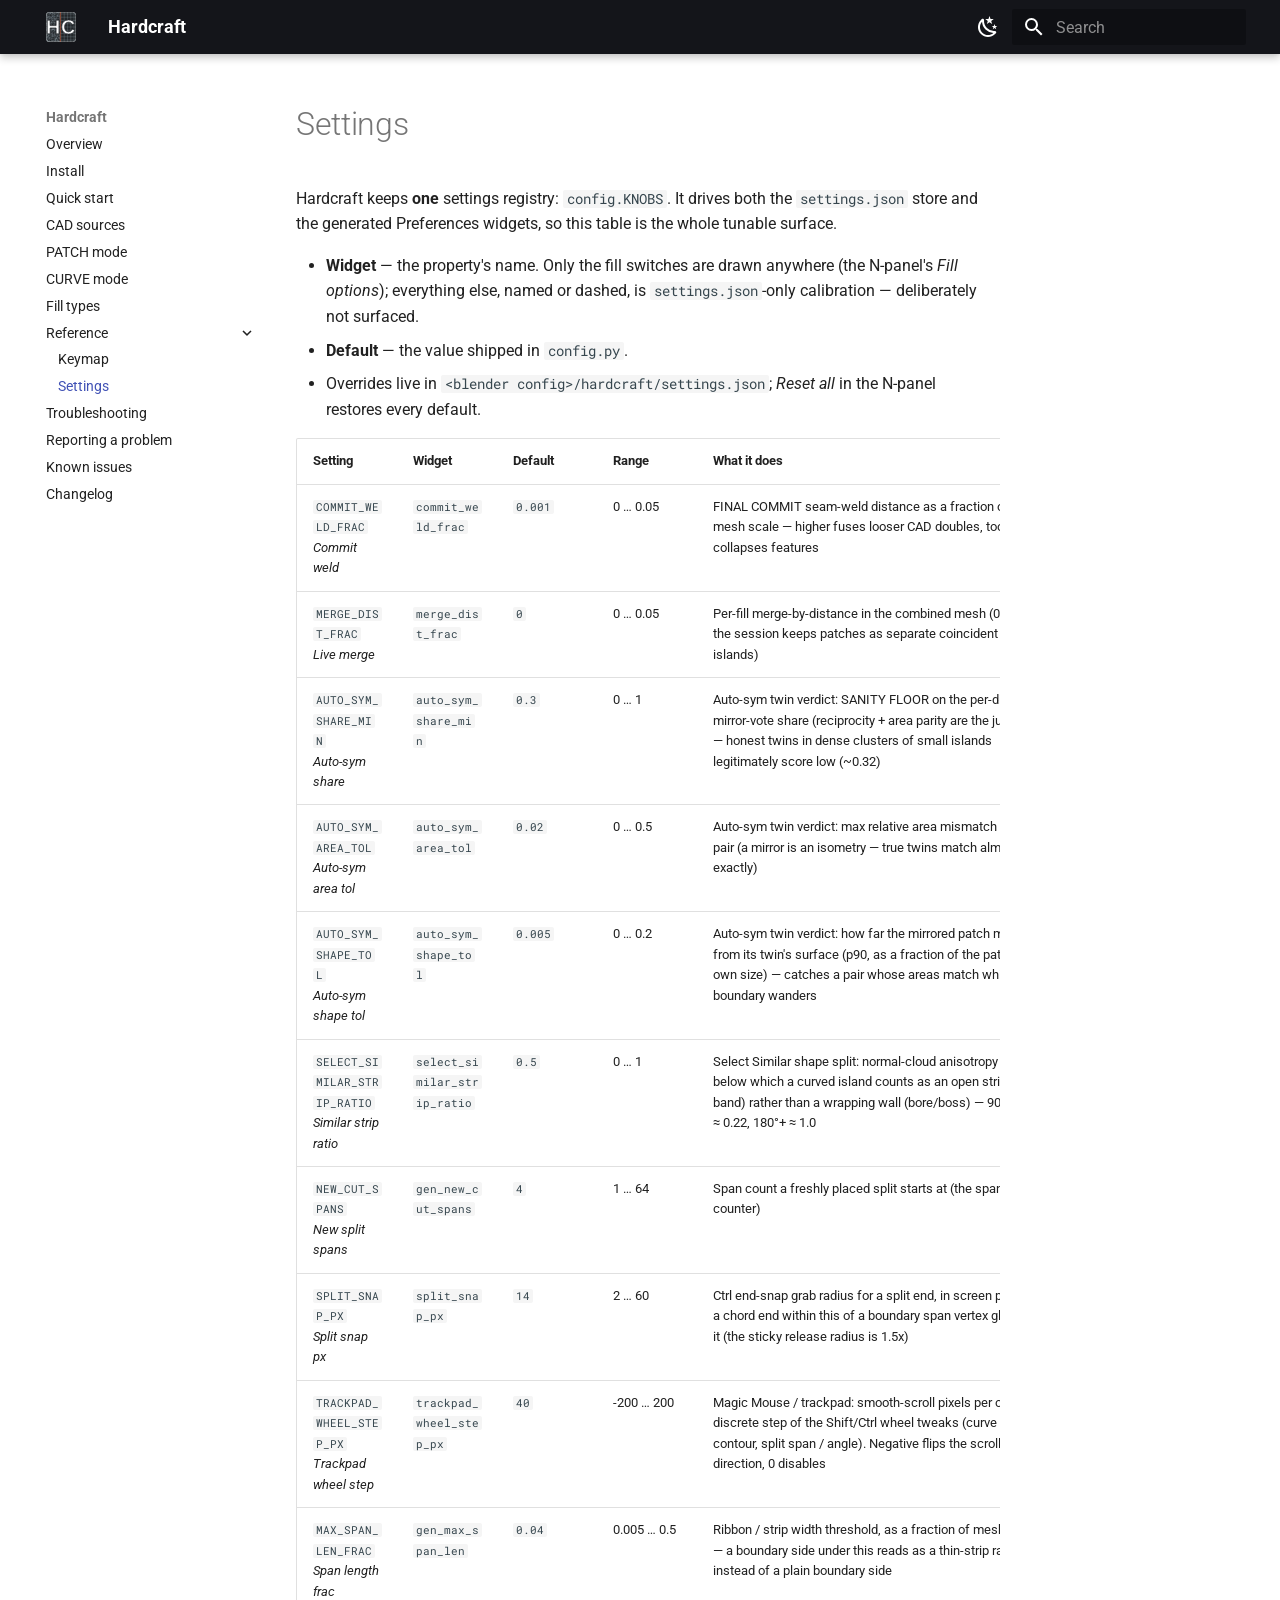
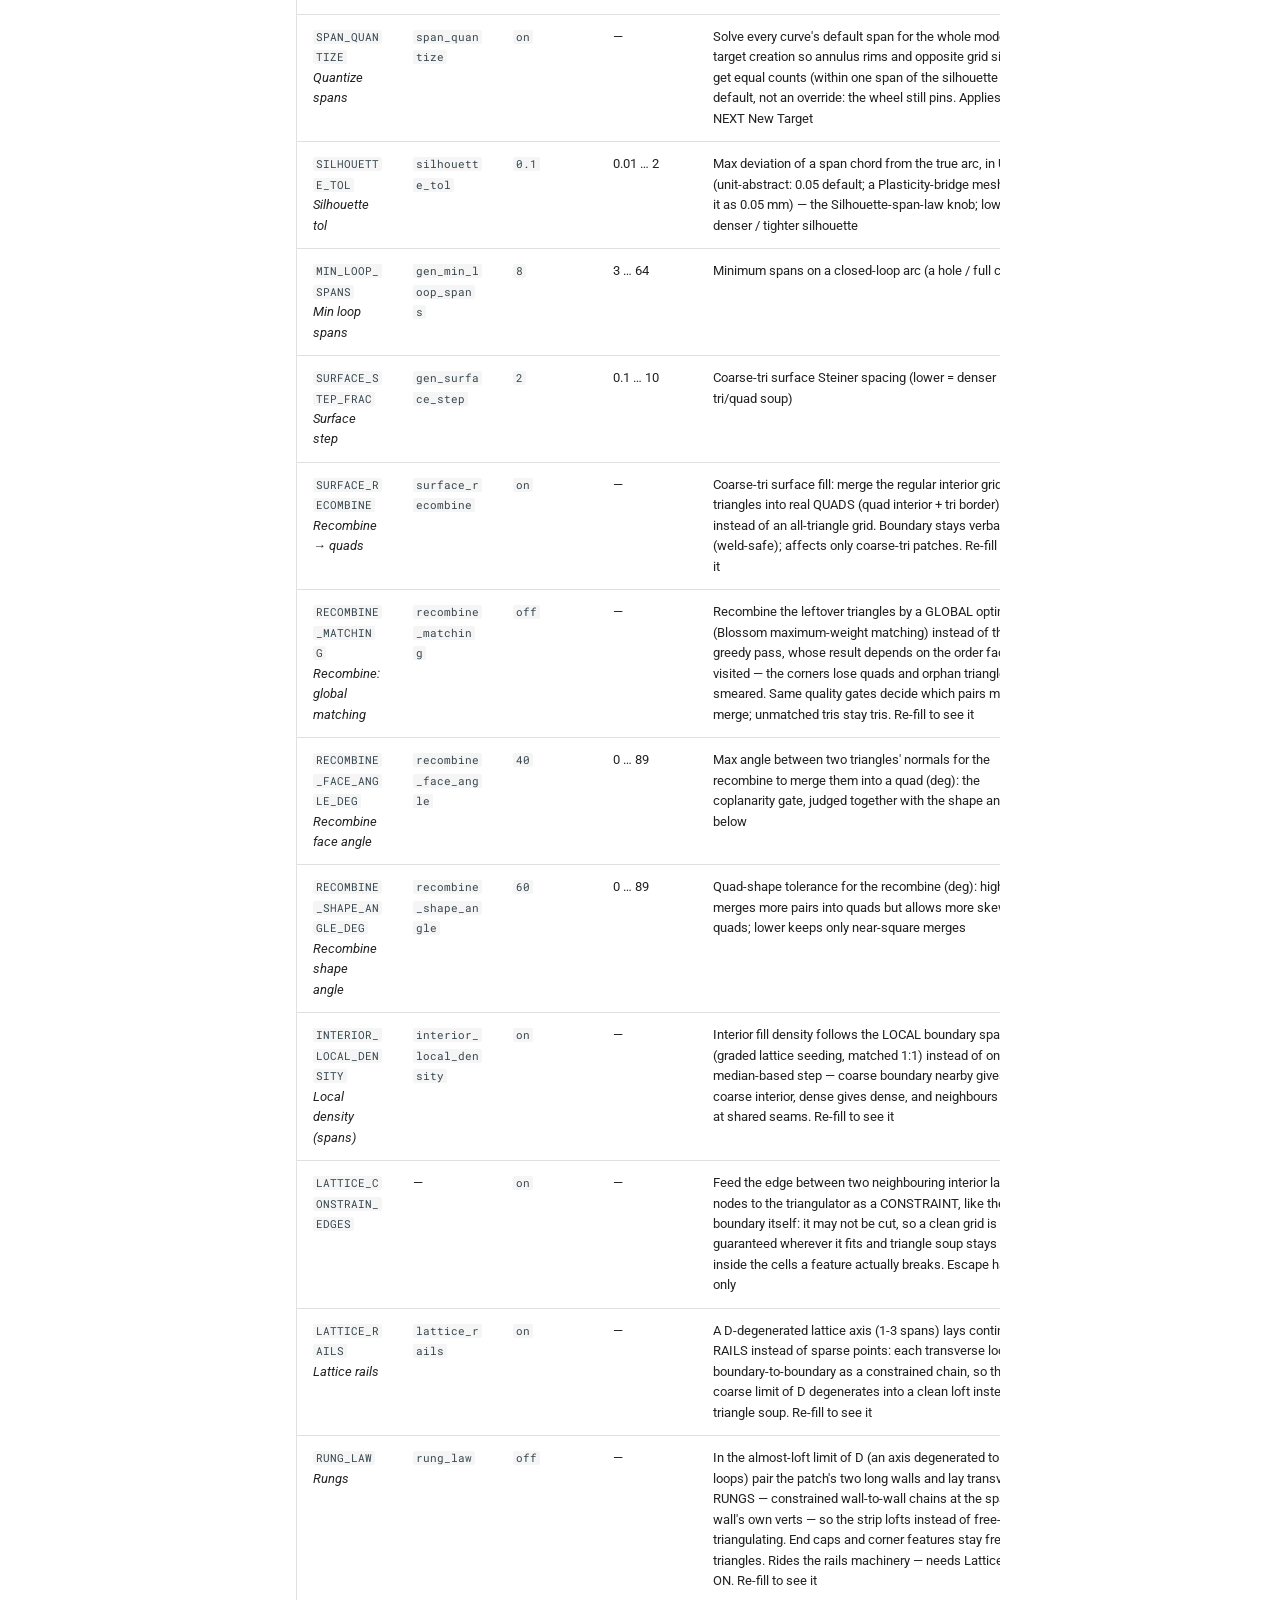
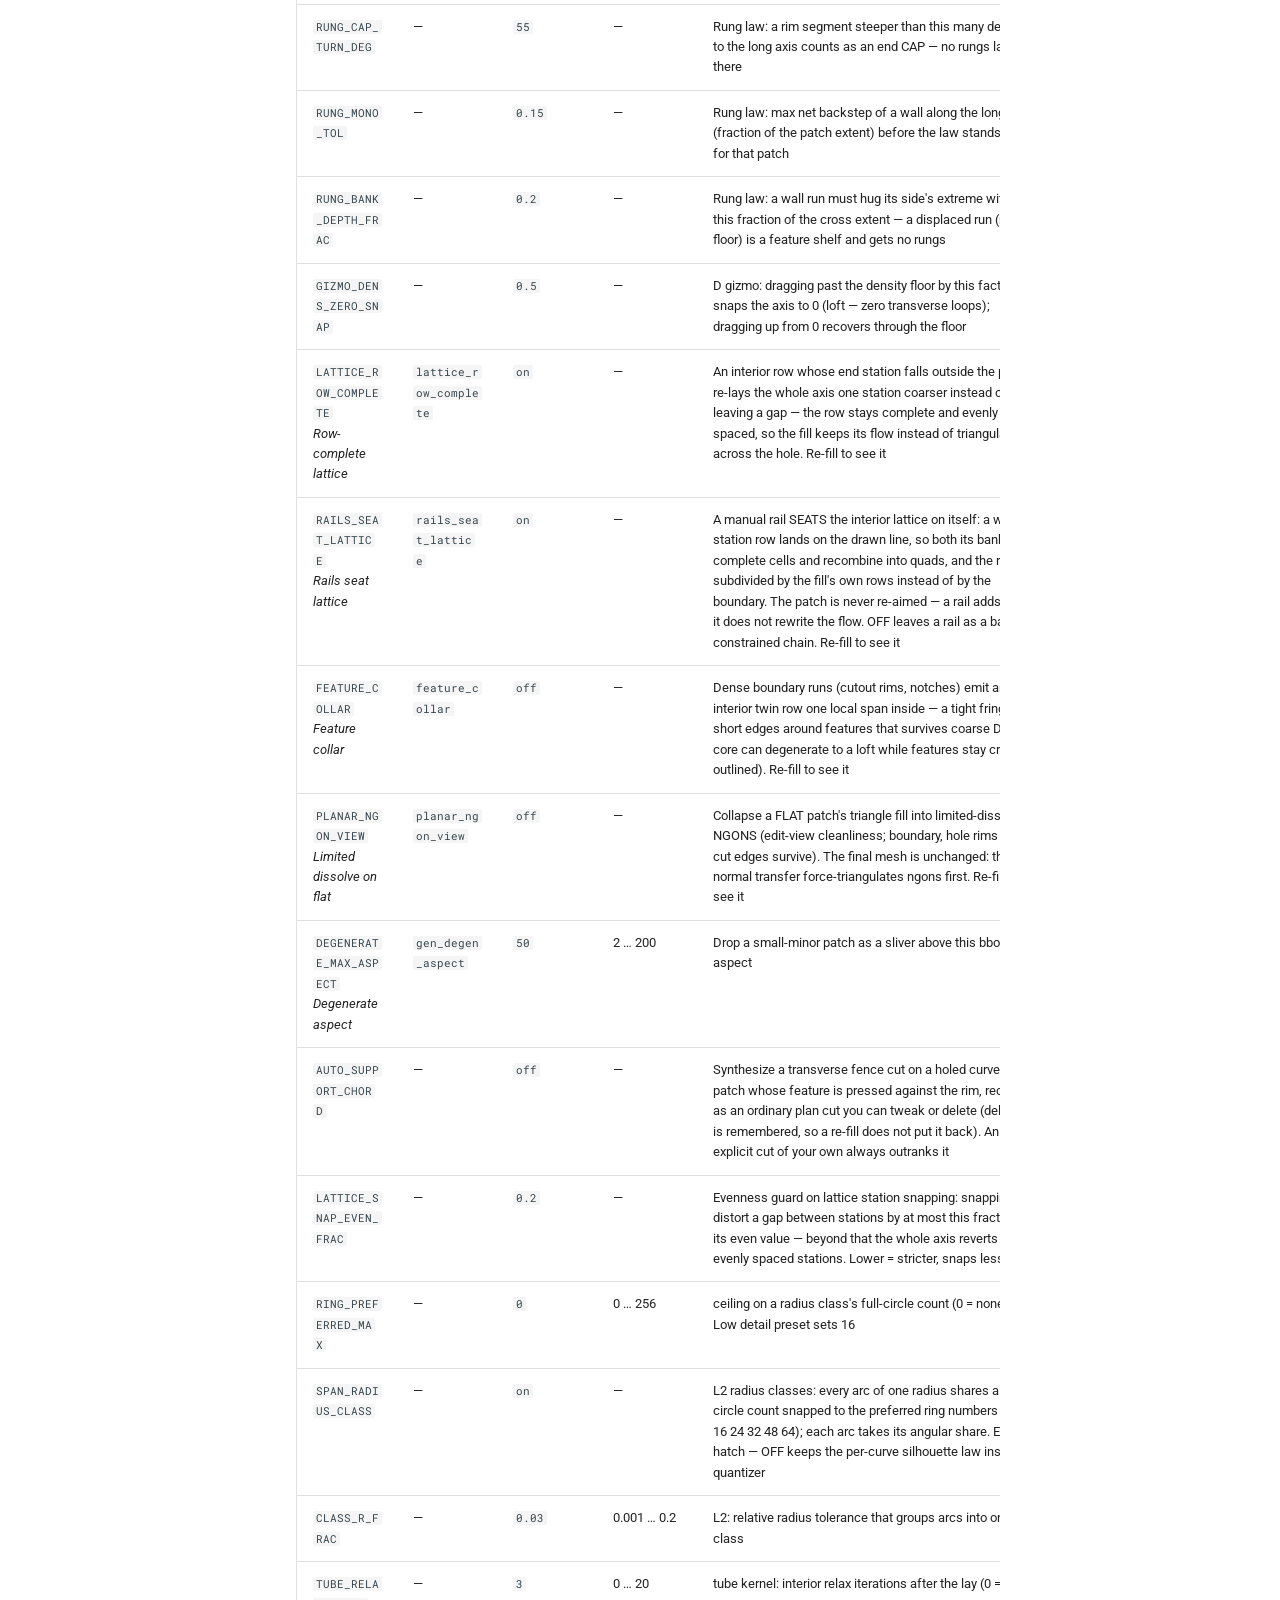
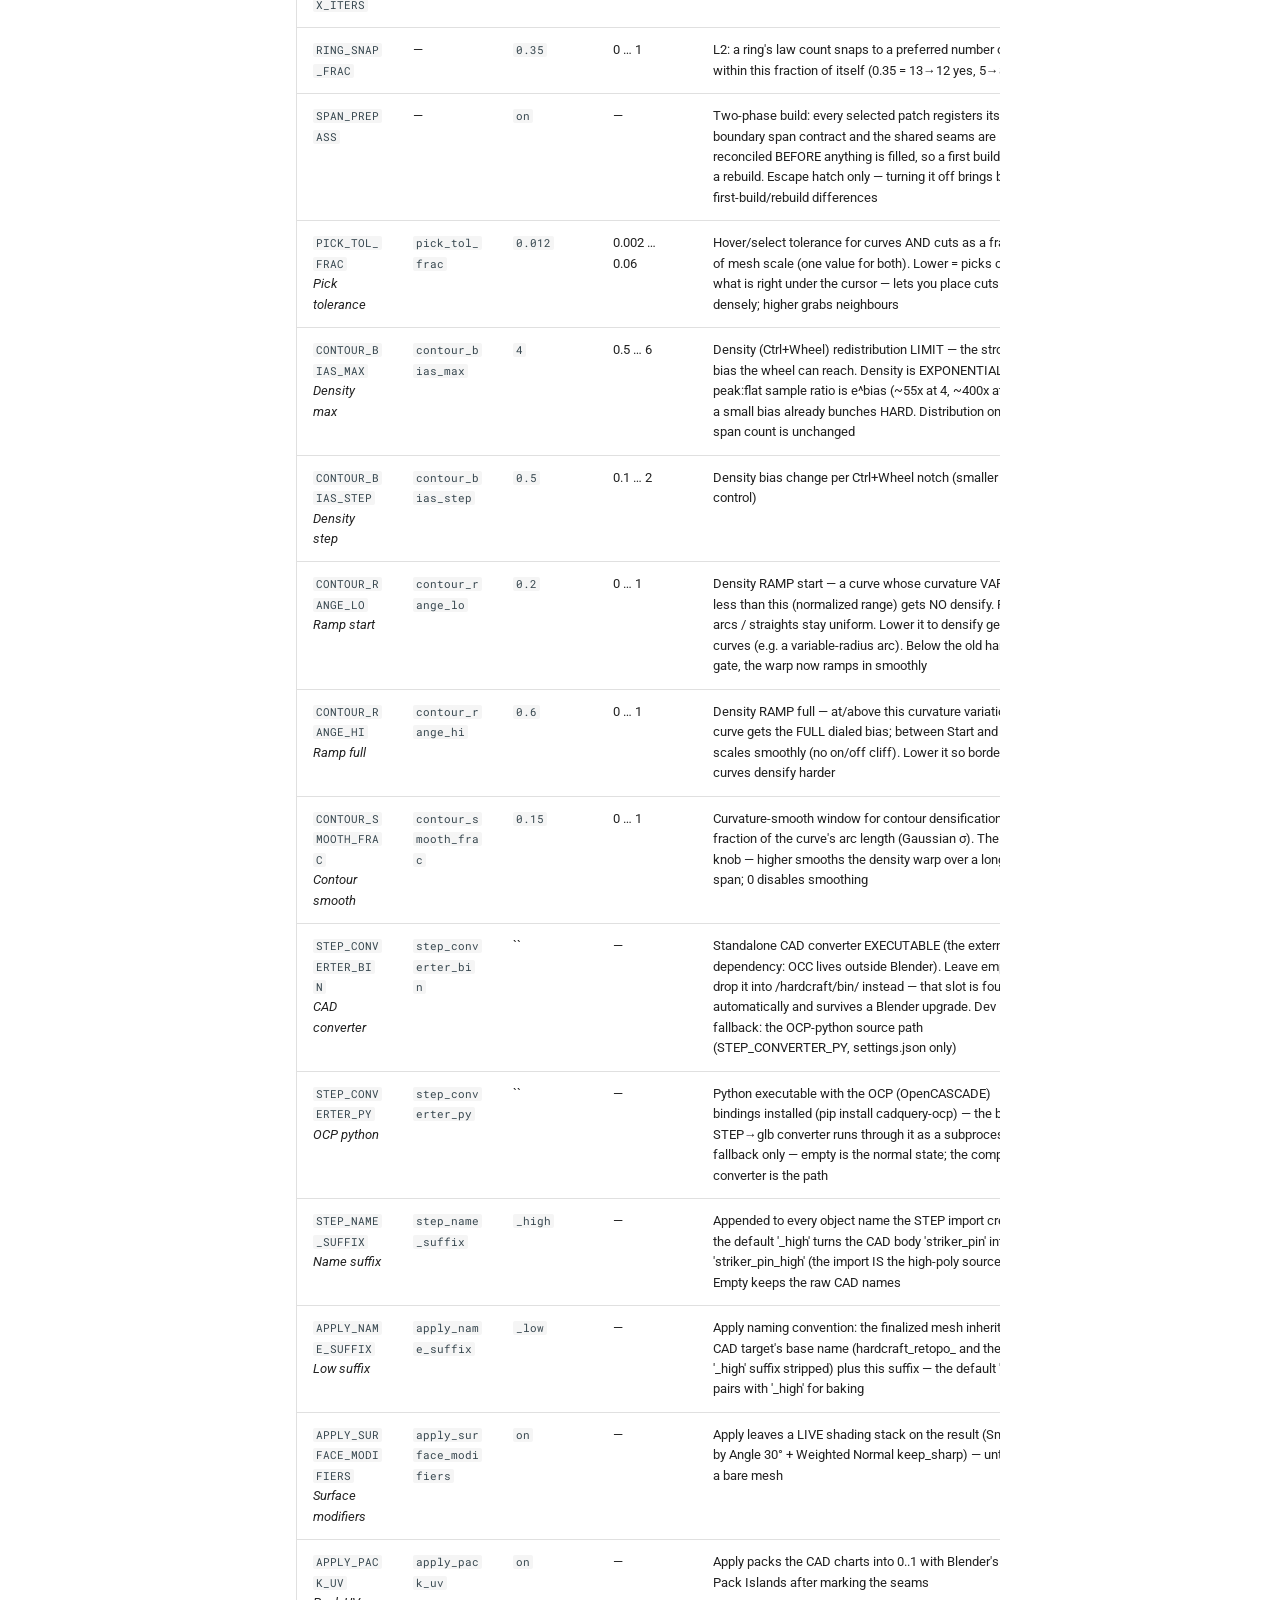
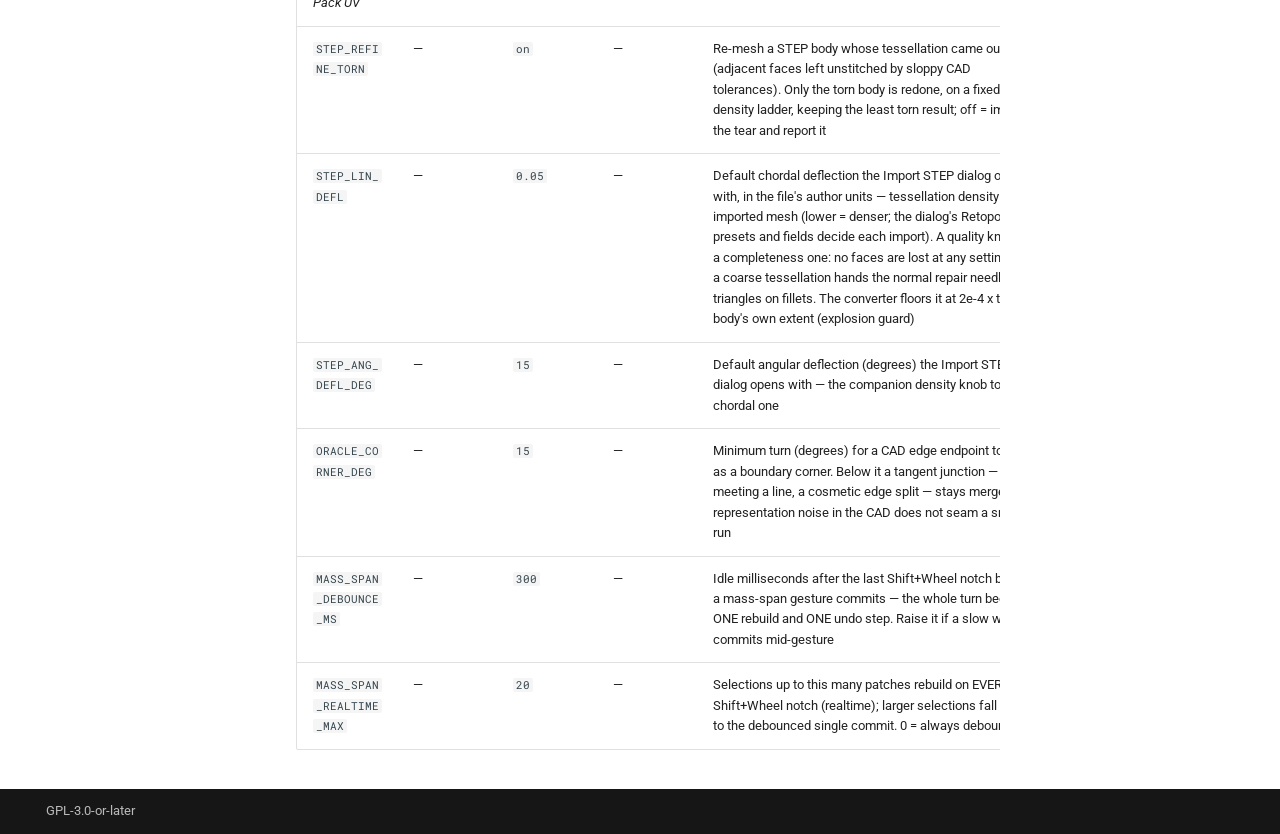
<file: reference/settings/index.html>
<!doctype html>
<html lang="en" class="no-js">
  <head>
    
      <meta charset="utf-8">
      <meta name="viewport" content="width=device-width,initial-scale=1">
      
        <meta name="description" content="Blender add-on that turns dirty Plasticity/STEP CAD exports into clean quad/tri retopology.">
      
      
        <meta name="author" content="poloz">
      
      
        <link rel="canonical" href="https://polozad.github.io/hardcraft-docs/reference/settings/">
      
      
        <link rel="prev" href="../keymap/">
      
      
        <link rel="next" href="../../troubleshooting/">
      
      
      <link rel="icon" href="../../assets/hc-badge.svg">
      <meta name="generator" content="mkdocs-1.6.1, mkdocs-material-9.6.14">
    
    
      
        <title>Settings - Hardcraft</title>
      
    
    
      <link rel="stylesheet" href="../../assets/stylesheets/main.342714a4.min.css">
      
        
        <link rel="stylesheet" href="../../assets/stylesheets/palette.06af60db.min.css">
      
      


    
    
      
    
    
      
        
        
        <link rel="preconnect" href="https://fonts.gstatic.com" crossorigin>
        <link rel="stylesheet" href="https://fonts.googleapis.com/css?family=Roboto:300,300i,400,400i,700,700i%7CRoboto+Mono:400,400i,700,700i&display=fallback">
        <style>:root{--md-text-font:"Roboto";--md-code-font:"Roboto Mono"}</style>
      
    
    
      <link rel="stylesheet" href="../../stylesheets/extra.css">
    
    <script>__md_scope=new URL("../..",location),__md_hash=e=>[...e].reduce(((e,_)=>(e<<5)-e+_.charCodeAt(0)),0),__md_get=(e,_=localStorage,t=__md_scope)=>JSON.parse(_.getItem(t.pathname+"."+e)),__md_set=(e,_,t=localStorage,a=__md_scope)=>{try{t.setItem(a.pathname+"."+e,JSON.stringify(_))}catch(e){}}</script>
    
      

    
    
    
  </head>
  
  
    
    
      
    
    
    
    
    <body dir="ltr" data-md-color-scheme="slate" data-md-color-primary="black" data-md-color-accent="amber">
  
    
    <input class="md-toggle" data-md-toggle="drawer" type="checkbox" id="__drawer" autocomplete="off">
    <input class="md-toggle" data-md-toggle="search" type="checkbox" id="__search" autocomplete="off">
    <label class="md-overlay" for="__drawer"></label>
    <div data-md-component="skip">
      
        
        <a href="#settings" class="md-skip">
          Skip to content
        </a>
      
    </div>
    <div data-md-component="announce">
      
    </div>
    
    
      

  

<header class="md-header md-header--shadow" data-md-component="header">
  <nav class="md-header__inner md-grid" aria-label="Header">
    <a href="../.." title="Hardcraft" class="md-header__button md-logo" aria-label="Hardcraft" data-md-component="logo">
      
  <img src="../../assets/hc-badge.svg" alt="logo">

    </a>
    <label class="md-header__button md-icon" for="__drawer">
      
      <svg xmlns="http://www.w3.org/2000/svg" viewBox="0 0 24 24"><path d="M3 6h18v2H3zm0 5h18v2H3zm0 5h18v2H3z"/></svg>
    </label>
    <div class="md-header__title" data-md-component="header-title">
      <div class="md-header__ellipsis">
        <div class="md-header__topic">
          <span class="md-ellipsis">
            Hardcraft
          </span>
        </div>
        <div class="md-header__topic" data-md-component="header-topic">
          <span class="md-ellipsis">
            
              Settings
            
          </span>
        </div>
      </div>
    </div>
    
      
        <form class="md-header__option" data-md-component="palette">
  
    
    
    
    <input class="md-option" data-md-color-media="(prefers-color-scheme: dark)" data-md-color-scheme="slate" data-md-color-primary="black" data-md-color-accent="amber"  aria-label="Light mode"  type="radio" name="__palette" id="__palette_0">
    
      <label class="md-header__button md-icon" title="Light mode" for="__palette_1" hidden>
        <svg xmlns="http://www.w3.org/2000/svg" viewBox="0 0 24 24"><path d="M12 7a5 5 0 0 1 5 5 5 5 0 0 1-5 5 5 5 0 0 1-5-5 5 5 0 0 1 5-5m0 2a3 3 0 0 0-3 3 3 3 0 0 0 3 3 3 3 0 0 0 3-3 3 3 0 0 0-3-3m0-7 2.39 3.42C13.65 5.15 12.84 5 12 5s-1.65.15-2.39.42zM3.34 7l4.16-.35A7.2 7.2 0 0 0 5.94 8.5c-.44.74-.69 1.5-.83 2.29zm.02 10 1.76-3.77a7.131 7.131 0 0 0 2.38 4.14zM20.65 7l-1.77 3.79a7.02 7.02 0 0 0-2.38-4.15zm-.01 10-4.14.36c.59-.51 1.12-1.14 1.54-1.86.42-.73.69-1.5.83-2.29zM12 22l-2.41-3.44c.74.27 1.55.44 2.41.44.82 0 1.63-.17 2.37-.44z"/></svg>
      </label>
    
  
    
    
    
    <input class="md-option" data-md-color-media="(prefers-color-scheme: light)" data-md-color-scheme="default" data-md-color-primary="black" data-md-color-accent="amber"  aria-label="Dark mode"  type="radio" name="__palette" id="__palette_1">
    
      <label class="md-header__button md-icon" title="Dark mode" for="__palette_0" hidden>
        <svg xmlns="http://www.w3.org/2000/svg" viewBox="0 0 24 24"><path d="m17.75 4.09-2.53 1.94.91 3.06-2.63-1.81-2.63 1.81.91-3.06-2.53-1.94L12.44 4l1.06-3 1.06 3zm3.5 6.91-1.64 1.25.59 1.98-1.7-1.17-1.7 1.17.59-1.98L15.75 11l2.06-.05L18.5 9l.69 1.95zm-2.28 4.95c.83-.08 1.72 1.1 1.19 1.85-.32.45-.66.87-1.08 1.27C15.17 23 8.84 23 4.94 19.07c-3.91-3.9-3.91-10.24 0-14.14.4-.4.82-.76 1.27-1.08.75-.53 1.93.36 1.85 1.19-.27 2.86.69 5.83 2.89 8.02a9.96 9.96 0 0 0 8.02 2.89m-1.64 2.02a12.08 12.08 0 0 1-7.8-3.47c-2.17-2.19-3.33-5-3.49-7.82-2.81 3.14-2.7 7.96.31 10.98 3.02 3.01 7.84 3.12 10.98.31"/></svg>
      </label>
    
  
</form>
      
    
    
      <script>var palette=__md_get("__palette");if(palette&&palette.color){if("(prefers-color-scheme)"===palette.color.media){var media=matchMedia("(prefers-color-scheme: light)"),input=document.querySelector(media.matches?"[data-md-color-media='(prefers-color-scheme: light)']":"[data-md-color-media='(prefers-color-scheme: dark)']");palette.color.media=input.getAttribute("data-md-color-media"),palette.color.scheme=input.getAttribute("data-md-color-scheme"),palette.color.primary=input.getAttribute("data-md-color-primary"),palette.color.accent=input.getAttribute("data-md-color-accent")}for(var[key,value]of Object.entries(palette.color))document.body.setAttribute("data-md-color-"+key,value)}</script>
    
    
    
      
      
        <label class="md-header__button md-icon" for="__search">
          
          <svg xmlns="http://www.w3.org/2000/svg" viewBox="0 0 24 24"><path d="M9.5 3A6.5 6.5 0 0 1 16 9.5c0 1.61-.59 3.09-1.56 4.23l.27.27h.79l5 5-1.5 1.5-5-5v-.79l-.27-.27A6.52 6.52 0 0 1 9.5 16 6.5 6.5 0 0 1 3 9.5 6.5 6.5 0 0 1 9.5 3m0 2C7 5 5 7 5 9.5S7 14 9.5 14 14 12 14 9.5 12 5 9.5 5"/></svg>
        </label>
        <div class="md-search" data-md-component="search" role="dialog">
  <label class="md-search__overlay" for="__search"></label>
  <div class="md-search__inner" role="search">
    <form class="md-search__form" name="search">
      <input type="text" class="md-search__input" name="query" aria-label="Search" placeholder="Search" autocapitalize="off" autocorrect="off" autocomplete="off" spellcheck="false" data-md-component="search-query" required>
      <label class="md-search__icon md-icon" for="__search">
        
        <svg xmlns="http://www.w3.org/2000/svg" viewBox="0 0 24 24"><path d="M9.5 3A6.5 6.5 0 0 1 16 9.5c0 1.61-.59 3.09-1.56 4.23l.27.27h.79l5 5-1.5 1.5-5-5v-.79l-.27-.27A6.52 6.52 0 0 1 9.5 16 6.5 6.5 0 0 1 3 9.5 6.5 6.5 0 0 1 9.5 3m0 2C7 5 5 7 5 9.5S7 14 9.5 14 14 12 14 9.5 12 5 9.5 5"/></svg>
        
        <svg xmlns="http://www.w3.org/2000/svg" viewBox="0 0 24 24"><path d="M20 11v2H8l5.5 5.5-1.42 1.42L4.16 12l7.92-7.92L13.5 5.5 8 11z"/></svg>
      </label>
      <nav class="md-search__options" aria-label="Search">
        
        <button type="reset" class="md-search__icon md-icon" title="Clear" aria-label="Clear" tabindex="-1">
          
          <svg xmlns="http://www.w3.org/2000/svg" viewBox="0 0 24 24"><path d="M19 6.41 17.59 5 12 10.59 6.41 5 5 6.41 10.59 12 5 17.59 6.41 19 12 13.41 17.59 19 19 17.59 13.41 12z"/></svg>
        </button>
      </nav>
      
        <div class="md-search__suggest" data-md-component="search-suggest"></div>
      
    </form>
    <div class="md-search__output">
      <div class="md-search__scrollwrap" tabindex="0" data-md-scrollfix>
        <div class="md-search-result" data-md-component="search-result">
          <div class="md-search-result__meta">
            Initializing search
          </div>
          <ol class="md-search-result__list" role="presentation"></ol>
        </div>
      </div>
    </div>
  </div>
</div>
      
    
    
  </nav>
  
</header>
    
    <div class="md-container" data-md-component="container">
      
      
        
          
        
      
      <main class="md-main" data-md-component="main">
        <div class="md-main__inner md-grid">
          
            
              
              <div class="md-sidebar md-sidebar--primary" data-md-component="sidebar" data-md-type="navigation" >
                <div class="md-sidebar__scrollwrap">
                  <div class="md-sidebar__inner">
                    



<nav class="md-nav md-nav--primary" aria-label="Navigation" data-md-level="0">
  <label class="md-nav__title" for="__drawer">
    <a href="../.." title="Hardcraft" class="md-nav__button md-logo" aria-label="Hardcraft" data-md-component="logo">
      
  <img src="../../assets/hc-badge.svg" alt="logo">

    </a>
    Hardcraft
  </label>
  
  <ul class="md-nav__list" data-md-scrollfix>
    
      
      
  
  
  
  
    <li class="md-nav__item">
      <a href="../.." class="md-nav__link">
        
  
  
  <span class="md-ellipsis">
    Overview
    
  </span>
  

      </a>
    </li>
  

    
      
      
  
  
  
  
    <li class="md-nav__item">
      <a href="../../install/" class="md-nav__link">
        
  
  
  <span class="md-ellipsis">
    Install
    
  </span>
  

      </a>
    </li>
  

    
      
      
  
  
  
  
    <li class="md-nav__item">
      <a href="../../quickstart/" class="md-nav__link">
        
  
  
  <span class="md-ellipsis">
    Quick start
    
  </span>
  

      </a>
    </li>
  

    
      
      
  
  
  
  
    <li class="md-nav__item">
      <a href="../../sources/" class="md-nav__link">
        
  
  
  <span class="md-ellipsis">
    CAD sources
    
  </span>
  

      </a>
    </li>
  

    
      
      
  
  
  
  
    <li class="md-nav__item">
      <a href="../../patch/" class="md-nav__link">
        
  
  
  <span class="md-ellipsis">
    PATCH mode
    
  </span>
  

      </a>
    </li>
  

    
      
      
  
  
  
  
    <li class="md-nav__item">
      <a href="../../curve/" class="md-nav__link">
        
  
  
  <span class="md-ellipsis">
    CURVE mode
    
  </span>
  

      </a>
    </li>
  

    
      
      
  
  
  
  
    <li class="md-nav__item">
      <a href="../../fills/" class="md-nav__link">
        
  
  
  <span class="md-ellipsis">
    Fill types
    
  </span>
  

      </a>
    </li>
  

    
      
      
  
  
    
  
  
  
    
    
    
    
    
    <li class="md-nav__item md-nav__item--active md-nav__item--nested">
      
        
        
        <input class="md-nav__toggle md-toggle " type="checkbox" id="__nav_8" checked>
        
          
          <label class="md-nav__link" for="__nav_8" id="__nav_8_label" tabindex="0">
            
  
  
  <span class="md-ellipsis">
    Reference
    
  </span>
  

            <span class="md-nav__icon md-icon"></span>
          </label>
        
        <nav class="md-nav" data-md-level="1" aria-labelledby="__nav_8_label" aria-expanded="true">
          <label class="md-nav__title" for="__nav_8">
            <span class="md-nav__icon md-icon"></span>
            Reference
          </label>
          <ul class="md-nav__list" data-md-scrollfix>
            
              
                
  
  
  
  
    <li class="md-nav__item">
      <a href="../keymap/" class="md-nav__link">
        
  
  
  <span class="md-ellipsis">
    Keymap
    
  </span>
  

      </a>
    </li>
  

              
            
              
                
  
  
    
  
  
  
    <li class="md-nav__item md-nav__item--active">
      
      <input class="md-nav__toggle md-toggle" type="checkbox" id="__toc">
      
      
        
      
      
      <a href="./" class="md-nav__link md-nav__link--active">
        
  
  
  <span class="md-ellipsis">
    Settings
    
  </span>
  

      </a>
      
    </li>
  

              
            
          </ul>
        </nav>
      
    </li>
  

    
      
      
  
  
  
  
    <li class="md-nav__item">
      <a href="../../troubleshooting/" class="md-nav__link">
        
  
  
  <span class="md-ellipsis">
    Troubleshooting
    
  </span>
  

      </a>
    </li>
  

    
      
      
  
  
  
  
    <li class="md-nav__item">
      <a href="../../reporting/" class="md-nav__link">
        
  
  
  <span class="md-ellipsis">
    Reporting a problem
    
  </span>
  

      </a>
    </li>
  

    
      
      
  
  
  
  
    <li class="md-nav__item">
      <a href="../../known-issues/" class="md-nav__link">
        
  
  
  <span class="md-ellipsis">
    Known issues
    
  </span>
  

      </a>
    </li>
  

    
      
      
  
  
  
  
    <li class="md-nav__item">
      <a href="../../changelog/" class="md-nav__link">
        
  
  
  <span class="md-ellipsis">
    Changelog
    
  </span>
  

      </a>
    </li>
  

    
  </ul>
</nav>
                  </div>
                </div>
              </div>
            
            
              
              <div class="md-sidebar md-sidebar--secondary" data-md-component="sidebar" data-md-type="toc" >
                <div class="md-sidebar__scrollwrap">
                  <div class="md-sidebar__inner">
                    

<nav class="md-nav md-nav--secondary" aria-label="Table of contents">
  
  
  
    
  
  
</nav>
                  </div>
                </div>
              </div>
            
          
          
            <div class="md-content" data-md-component="content">
              <article class="md-content__inner md-typeset">
                
                  



<!-- GENERATED by tools/docgen.py from hardcraft/config.py — do not edit by hand. -->

<h1 id="settings">Settings<a class="headerlink" href="#settings" title="Permanent link">&para;</a></h1>
<p>Hardcraft keeps <strong>one</strong> settings registry: <code>config.KNOBS</code>. It drives
both the <code>settings.json</code> store and the generated Preferences
widgets, so this table is the whole tunable surface.</p>
<ul>
<li><strong>Widget</strong> — the property's name. Only the fill switches are
  drawn anywhere (the N-panel's <em>Fill options</em>); everything else,
  named or dashed, is <code>settings.json</code>-only calibration —
  deliberately not surfaced.</li>
<li><strong>Default</strong> — the value shipped in <code>config.py</code>.</li>
<li>Overrides live in
  <code>&lt;blender config&gt;/hardcraft/settings.json</code>; <em>Reset all</em> in the
  N-panel restores every default.</li>
</ul>
<table>
<thead>
<tr>
<th>Setting</th>
<th>Widget</th>
<th>Default</th>
<th>Range</th>
<th>What it does</th>
</tr>
</thead>
<tbody>
<tr>
<td><code>COMMIT_WELD_FRAC</code><br><em>Commit weld</em></td>
<td><code>commit_weld_frac</code></td>
<td><code>0.001</code></td>
<td>0 … 0.05</td>
<td>FINAL COMMIT seam-weld distance as a fraction of mesh scale — higher fuses looser CAD doubles, too high collapses features</td>
</tr>
<tr>
<td><code>MERGE_DIST_FRAC</code><br><em>Live merge</em></td>
<td><code>merge_dist_frac</code></td>
<td><code>0</code></td>
<td>0 … 0.05</td>
<td>Per-fill merge-by-distance in the combined mesh (0 = off; the session keeps patches as separate coincident islands)</td>
</tr>
<tr>
<td><code>AUTO_SYM_SHARE_MIN</code><br><em>Auto-sym share</em></td>
<td><code>auto_sym_share_min</code></td>
<td><code>0.3</code></td>
<td>0 … 1</td>
<td>Auto-sym twin verdict: SANITY FLOOR on the per-direction mirror-vote share (reciprocity + area parity are the judges) — honest twins in dense clusters of small islands legitimately score low (~0.32)</td>
</tr>
<tr>
<td><code>AUTO_SYM_AREA_TOL</code><br><em>Auto-sym area tol</em></td>
<td><code>auto_sym_area_tol</code></td>
<td><code>0.02</code></td>
<td>0 … 0.5</td>
<td>Auto-sym twin verdict: max relative area mismatch of a pair (a mirror is an isometry — true twins match almost exactly)</td>
</tr>
<tr>
<td><code>AUTO_SYM_SHAPE_TOL</code><br><em>Auto-sym shape tol</em></td>
<td><code>auto_sym_shape_tol</code></td>
<td><code>0.005</code></td>
<td>0 … 0.2</td>
<td>Auto-sym twin verdict: how far the mirrored patch may sit from its twin's surface (p90, as a fraction of the patch's own size) — catches a pair whose areas match while the boundary wanders</td>
</tr>
<tr>
<td><code>SELECT_SIMILAR_STRIP_RATIO</code><br><em>Similar strip ratio</em></td>
<td><code>select_similar_strip_ratio</code></td>
<td><code>0.5</code></td>
<td>0 … 1</td>
<td>Select Similar shape split: normal-cloud anisotropy λ1/λ0 below which a curved island counts as an open strip (fillet band) rather than a wrapping wall (bore/boss) — 90° band ≈ 0.22, 180°+ ≈ 1.0</td>
</tr>
<tr>
<td><code>NEW_CUT_SPANS</code><br><em>New split spans</em></td>
<td><code>gen_new_cut_spans</code></td>
<td><code>4</code></td>
<td>1 … 64</td>
<td>Span count a freshly placed split starts at (the span counter)</td>
</tr>
<tr>
<td><code>SPLIT_SNAP_PX</code><br><em>Split snap px</em></td>
<td><code>split_snap_px</code></td>
<td><code>14</code></td>
<td>2 … 60</td>
<td>Ctrl end-snap grab radius for a split end, in screen pixels — a chord end within this of a boundary span vertex glues to it (the sticky release radius is 1.5x)</td>
</tr>
<tr>
<td><code>TRACKPAD_WHEEL_STEP_PX</code><br><em>Trackpad wheel step</em></td>
<td><code>trackpad_wheel_step_px</code></td>
<td><code>40</code></td>
<td>-200 … 200</td>
<td>Magic Mouse / trackpad: smooth-scroll pixels per one discrete step of the Shift/Ctrl wheel tweaks (curve span / contour, split span / angle). Negative flips the scroll direction, 0 disables</td>
</tr>
<tr>
<td><code>MAX_SPAN_LEN_FRAC</code><br><em>Span length frac</em></td>
<td><code>gen_max_span_len</code></td>
<td><code>0.04</code></td>
<td>0.005 … 0.5</td>
<td>Ribbon / strip width threshold, as a fraction of mesh scale — a boundary side under this reads as a thin-strip rail instead of a plain boundary side</td>
</tr>
<tr>
<td><code>SPAN_QUANTIZE</code><br><em>Quantize spans</em></td>
<td><code>span_quantize</code></td>
<td><code>on</code></td>
<td>—</td>
<td>Solve every curve's default span for the whole model at target creation so annulus rims and opposite grid sides get equal counts (within one span of the silhouette law). A default, not an override: the wheel still pins. Applies to the NEXT New Target</td>
</tr>
<tr>
<td><code>SILHOUETTE_TOL</code><br><em>Silhouette tol</em></td>
<td><code>silhouette_tol</code></td>
<td><code>0.1</code></td>
<td>0.01 … 2</td>
<td>Max deviation of a span chord from the true arc, in UNITS (unit-abstract: 0.05 default; a Plasticity-bridge mesh reads it as 0.05 mm) — the Silhouette-span-law knob; lower = denser / tighter silhouette</td>
</tr>
<tr>
<td><code>MIN_LOOP_SPANS</code><br><em>Min loop spans</em></td>
<td><code>gen_min_loop_spans</code></td>
<td><code>8</code></td>
<td>3 … 64</td>
<td>Minimum spans on a closed-loop arc (a hole / full circle)</td>
</tr>
<tr>
<td><code>SURFACE_STEP_FRAC</code><br><em>Surface step</em></td>
<td><code>gen_surface_step</code></td>
<td><code>2</code></td>
<td>0.1 … 10</td>
<td>Coarse-tri surface Steiner spacing (lower = denser tri/quad soup)</td>
</tr>
<tr>
<td><code>SURFACE_RECOMBINE</code><br><em>Recombine → quads</em></td>
<td><code>surface_recombine</code></td>
<td><code>on</code></td>
<td>—</td>
<td>Coarse-tri surface fill: merge the regular interior grid triangles into real QUADS (quad interior + tri border) instead of an all-triangle grid. Boundary stays verbatim (weld-safe); affects only coarse-tri patches. Re-fill to see it</td>
</tr>
<tr>
<td><code>RECOMBINE_MATCHING</code><br><em>Recombine: global matching</em></td>
<td><code>recombine_matching</code></td>
<td><code>off</code></td>
<td>—</td>
<td>Recombine the leftover triangles by a GLOBAL optimum (Blossom maximum-weight matching) instead of the greedy pass, whose result depends on the order faces are visited — the corners lose quads and orphan triangles get smeared. Same quality gates decide which pairs may merge; unmatched tris stay tris. Re-fill to see it</td>
</tr>
<tr>
<td><code>RECOMBINE_FACE_ANGLE_DEG</code><br><em>Recombine face angle</em></td>
<td><code>recombine_face_angle</code></td>
<td><code>40</code></td>
<td>0 … 89</td>
<td>Max angle between two triangles' normals for the recombine to merge them into a quad (deg): the coplanarity gate, judged together with the shape angle below</td>
</tr>
<tr>
<td><code>RECOMBINE_SHAPE_ANGLE_DEG</code><br><em>Recombine shape angle</em></td>
<td><code>recombine_shape_angle</code></td>
<td><code>60</code></td>
<td>0 … 89</td>
<td>Quad-shape tolerance for the recombine (deg): higher merges more pairs into quads but allows more skewed quads; lower keeps only near-square merges</td>
</tr>
<tr>
<td><code>INTERIOR_LOCAL_DENSITY</code><br><em>Local density (spans)</em></td>
<td><code>interior_local_density</code></td>
<td><code>on</code></td>
<td>—</td>
<td>Interior fill density follows the LOCAL boundary spans (graded lattice seeding, matched 1:1) instead of one median-based step — coarse boundary nearby gives a coarse interior, dense gives dense, and neighbours agree at shared seams. Re-fill to see it</td>
</tr>
<tr>
<td><code>LATTICE_CONSTRAIN_EDGES</code></td>
<td>—</td>
<td><code>on</code></td>
<td>—</td>
<td>Feed the edge between two neighbouring interior lattice nodes to the triangulator as a CONSTRAINT, like the boundary itself: it may not be cut, so a clean grid is guaranteed wherever it fits and triangle soup stays locked inside the cells a feature actually breaks. Escape hatch only</td>
</tr>
<tr>
<td><code>LATTICE_RAILS</code><br><em>Lattice rails</em></td>
<td><code>lattice_rails</code></td>
<td><code>on</code></td>
<td>—</td>
<td>A D-degenerated lattice axis (1-3 spans) lays continuous RAILS instead of sparse points: each transverse loop runs boundary-to-boundary as a constrained chain, so the coarse limit of D degenerates into a clean loft instead of triangle soup. Re-fill to see it</td>
</tr>
<tr>
<td><code>RUNG_LAW</code><br><em>Rungs</em></td>
<td><code>rung_law</code></td>
<td><code>off</code></td>
<td>—</td>
<td>In the almost-loft limit of D (an axis degenerated to 1-2 loops) pair the patch's two long walls and lay transverse RUNGS — constrained wall-to-wall chains at the sparser wall's own verts — so the strip lofts instead of free-triangulating. End caps and corner features stay free triangles. Rides the rails machinery — needs Lattice rails ON. Re-fill to see it</td>
</tr>
<tr>
<td><code>RUNG_CAP_TURN_DEG</code></td>
<td>—</td>
<td><code>55</code></td>
<td>—</td>
<td>Rung law: a rim segment steeper than this many degrees to the long axis counts as an end CAP — no rungs land there</td>
</tr>
<tr>
<td><code>RUNG_MONO_TOL</code></td>
<td>—</td>
<td><code>0.15</code></td>
<td>—</td>
<td>Rung law: max net backstep of a wall along the long axis (fraction of the patch extent) before the law stands down for that patch</td>
</tr>
<tr>
<td><code>RUNG_BANK_DEPTH_FRAC</code></td>
<td>—</td>
<td><code>0.2</code></td>
<td>—</td>
<td>Rung law: a wall run must hug its side's extreme within this fraction of the cross extent — a displaced run (notch floor) is a feature shelf and gets no rungs</td>
</tr>
<tr>
<td><code>GIZMO_DENS_ZERO_SNAP</code></td>
<td>—</td>
<td><code>0.5</code></td>
<td>—</td>
<td>D gizmo: dragging past the density floor by this factor snaps the axis to 0 (loft — zero transverse loops); dragging up from 0 recovers through the floor</td>
</tr>
<tr>
<td><code>LATTICE_ROW_COMPLETE</code><br><em>Row-complete lattice</em></td>
<td><code>lattice_row_complete</code></td>
<td><code>on</code></td>
<td>—</td>
<td>An interior row whose end station falls outside the patch re-lays the whole axis one station coarser instead of leaving a gap — the row stays complete and evenly spaced, so the fill keeps its flow instead of triangulating across the hole. Re-fill to see it</td>
</tr>
<tr>
<td><code>RAILS_SEAT_LATTICE</code><br><em>Rails seat lattice</em></td>
<td><code>rails_seat_lattice</code></td>
<td><code>on</code></td>
<td>—</td>
<td>A manual rail SEATS the interior lattice on itself: a whole station row lands on the drawn line, so both its banks are complete cells and recombine into quads, and the rail is subdivided by the fill's own rows instead of by the boundary. The patch is never re-aimed — a rail adds a rule, it does not rewrite the flow. OFF leaves a rail as a bare constrained chain. Re-fill to see it</td>
</tr>
<tr>
<td><code>FEATURE_COLLAR</code><br><em>Feature collar</em></td>
<td><code>feature_collar</code></td>
<td><code>off</code></td>
<td>—</td>
<td>Dense boundary runs (cutout rims, notches) emit an interior twin row one local span inside — a tight fringe of short edges around features that survives coarse D (the core can degenerate to a loft while features stay crisply outlined). Re-fill to see it</td>
</tr>
<tr>
<td><code>PLANAR_NGON_VIEW</code><br><em>Limited dissolve on flat</em></td>
<td><code>planar_ngon_view</code></td>
<td><code>off</code></td>
<td>—</td>
<td>Collapse a FLAT patch's triangle fill into limited-dissolve NGONS (edit-view cleanliness; boundary, hole rims and cut edges survive). The final mesh is unchanged: the normal transfer force-triangulates ngons first. Re-fill to see it</td>
</tr>
<tr>
<td><code>DEGENERATE_MAX_ASPECT</code><br><em>Degenerate aspect</em></td>
<td><code>gen_degen_aspect</code></td>
<td><code>50</code></td>
<td>2 … 200</td>
<td>Drop a small-minor patch as a sliver above this bbox aspect</td>
</tr>
<tr>
<td><code>AUTO_SUPPORT_CHORD</code></td>
<td>—</td>
<td><code>off</code></td>
<td>—</td>
<td>Synthesize a transverse fence cut on a holed curved patch whose feature is pressed against the rim, recorded as an ordinary plan cut you can tweak or delete (deleting it is remembered, so a re-fill does not put it back). An explicit cut of your own always outranks it</td>
</tr>
<tr>
<td><code>LATTICE_SNAP_EVEN_FRAC</code></td>
<td>—</td>
<td><code>0.2</code></td>
<td>—</td>
<td>Evenness guard on lattice station snapping: snapping may distort a gap between stations by at most this fraction of its even value — beyond that the whole axis reverts to evenly spaced stations. Lower = stricter, snaps less often</td>
</tr>
<tr>
<td><code>RING_PREFERRED_MAX</code></td>
<td>—</td>
<td><code>0</code></td>
<td>0 … 256</td>
<td>ceiling on a radius class's full-circle count (0 = none); the Low detail preset sets 16</td>
</tr>
<tr>
<td><code>SPAN_RADIUS_CLASS</code></td>
<td>—</td>
<td><code>on</code></td>
<td>—</td>
<td>L2 radius classes: every arc of one radius shares a full-circle count snapped to the preferred ring numbers (4 8 12 16 24 32 48 64); each arc takes its angular share. Escape hatch — OFF keeps the per-curve silhouette law inside the quantizer</td>
</tr>
<tr>
<td><code>CLASS_R_FRAC</code></td>
<td>—</td>
<td><code>0.03</code></td>
<td>0.001 … 0.2</td>
<td>L2: relative radius tolerance that groups arcs into one class</td>
</tr>
<tr>
<td><code>TUBE_RELAX_ITERS</code></td>
<td>—</td>
<td><code>3</code></td>
<td>0 … 20</td>
<td>tube kernel: interior relax iterations after the lay (0 = off)</td>
</tr>
<tr>
<td><code>RING_SNAP_FRAC</code></td>
<td>—</td>
<td><code>0.35</code></td>
<td>0 … 1</td>
<td>L2: a ring's law count snaps to a preferred number only within this fraction of itself (0.35 = 13→12 yes, 5→8 no)</td>
</tr>
<tr>
<td><code>SPAN_PREPASS</code></td>
<td>—</td>
<td><code>on</code></td>
<td>—</td>
<td>Two-phase build: every selected patch registers its boundary span contract and the shared seams are reconciled BEFORE anything is filled, so a first build equals a rebuild. Escape hatch only — turning it off brings back first-build/rebuild differences</td>
</tr>
<tr>
<td><code>PICK_TOL_FRAC</code><br><em>Pick tolerance</em></td>
<td><code>pick_tol_frac</code></td>
<td><code>0.012</code></td>
<td>0.002 … 0.06</td>
<td>Hover/select tolerance for curves AND cuts as a fraction of mesh scale (one value for both). Lower = picks only what is right under the cursor — lets you place cuts densely; higher grabs neighbours</td>
</tr>
<tr>
<td><code>CONTOUR_BIAS_MAX</code><br><em>Density max</em></td>
<td><code>contour_bias_max</code></td>
<td><code>4</code></td>
<td>0.5 … 6</td>
<td>Density (Ctrl+Wheel) redistribution LIMIT — the strongest bias the wheel can reach. Density is EXPONENTIAL: the peak:flat sample ratio is e^bias (~55x at 4, ~400x at 6), so a small bias already bunches HARD. Distribution only; the span count is unchanged</td>
</tr>
<tr>
<td><code>CONTOUR_BIAS_STEP</code><br><em>Density step</em></td>
<td><code>contour_bias_step</code></td>
<td><code>0.5</code></td>
<td>0.1 … 2</td>
<td>Density bias change per Ctrl+Wheel notch (smaller = finer control)</td>
</tr>
<tr>
<td><code>CONTOUR_RANGE_LO</code><br><em>Ramp start</em></td>
<td><code>contour_range_lo</code></td>
<td><code>0.2</code></td>
<td>0 … 1</td>
<td>Density RAMP start — a curve whose curvature VARIES less than this (normalized range) gets NO densify. Pure arcs / straights stay uniform. Lower it to densify gentler curves (e.g. a variable-radius arc). Below the old hard 0.5 gate, the warp now ramps in smoothly</td>
</tr>
<tr>
<td><code>CONTOUR_RANGE_HI</code><br><em>Ramp full</em></td>
<td><code>contour_range_hi</code></td>
<td><code>0.6</code></td>
<td>0 … 1</td>
<td>Density RAMP full — at/above this curvature variation the curve gets the FULL dialed bias; between Start and Full it scales smoothly (no on/off cliff). Lower it so borderline curves densify harder</td>
</tr>
<tr>
<td><code>CONTOUR_SMOOTH_FRAC</code><br><em>Contour smooth</em></td>
<td><code>contour_smooth_frac</code></td>
<td><code>0.15</code></td>
<td>0 … 1</td>
<td>Curvature-smooth window for contour densification, as a fraction of the curve's arc length (Gaussian σ). The quality knob — higher smooths the density warp over a longer span; 0 disables smoothing</td>
</tr>
<tr>
<td><code>STEP_CONVERTER_BIN</code><br><em>CAD converter</em></td>
<td><code>step_converter_bin</code></td>
<td>``</td>
<td>—</td>
<td>Standalone CAD converter EXECUTABLE (the external dependency: OCC lives outside Blender). Leave empty and drop it into <blender config>/hardcraft/bin/ instead — that slot is found automatically and survives a Blender upgrade. Dev fallback: the OCP-python source path (STEP_CONVERTER_PY, settings.json only)</td>
</tr>
<tr>
<td><code>STEP_CONVERTER_PY</code><br><em>OCP python</em></td>
<td><code>step_converter_py</code></td>
<td>``</td>
<td>—</td>
<td>Python executable with the OCP (OpenCASCADE) bindings installed (pip install cadquery-ocp) — the bundled STEP→glb converter runs through it as a subprocess. Dev fallback only — empty is the normal state; the compiled converter is the path</td>
</tr>
<tr>
<td><code>STEP_NAME_SUFFIX</code><br><em>Name suffix</em></td>
<td><code>step_name_suffix</code></td>
<td><code>_high</code></td>
<td>—</td>
<td>Appended to every object name the STEP import creates: the default '_high' turns the CAD body 'striker_pin' into 'striker_pin_high' (the import IS the high-poly source). Empty keeps the raw CAD names</td>
</tr>
<tr>
<td><code>APPLY_NAME_SUFFIX</code><br><em>Low suffix</em></td>
<td><code>apply_name_suffix</code></td>
<td><code>_low</code></td>
<td>—</td>
<td>Apply naming convention: the finalized mesh inherits the CAD target's base name (hardcraft_retopo_ and the STEP '_high' suffix stripped) plus this suffix — the default '_low' pairs with '_high' for baking</td>
</tr>
<tr>
<td><code>APPLY_SURFACE_MODIFIERS</code><br><em>Surface modifiers</em></td>
<td><code>apply_surface_modifiers</code></td>
<td><code>on</code></td>
<td>—</td>
<td>Apply leaves a LIVE shading stack on the result (Smooth by Angle 30° + Weighted Normal keep_sharp) — untick for a bare mesh</td>
</tr>
<tr>
<td><code>APPLY_PACK_UV</code><br><em>Pack UV</em></td>
<td><code>apply_pack_uv</code></td>
<td><code>on</code></td>
<td>—</td>
<td>Apply packs the CAD charts into 0..1 with Blender's native Pack Islands after marking the seams</td>
</tr>
<tr>
<td><code>STEP_REFINE_TORN</code></td>
<td>—</td>
<td><code>on</code></td>
<td>—</td>
<td>Re-mesh a STEP body whose tessellation came out TORN (adjacent faces left unstitched by sloppy CAD tolerances). Only the torn body is redone, on a fixed density ladder, keeping the least torn result; off = import the tear and report it</td>
</tr>
<tr>
<td><code>STEP_LIN_DEFL</code></td>
<td>—</td>
<td><code>0.05</code></td>
<td>—</td>
<td>Default chordal deflection the Import STEP dialog opens with, in the file's author units — tessellation density of the imported mesh (lower = denser; the dialog's Retopo/Bake presets and fields decide each import). A quality knob, not a completeness one: no faces are lost at any setting, but a coarse tessellation hands the normal repair needle triangles on fillets. The converter floors it at 2e-4 x the body's own extent (explosion guard)</td>
</tr>
<tr>
<td><code>STEP_ANG_DEFL_DEG</code></td>
<td>—</td>
<td><code>15</code></td>
<td>—</td>
<td>Default angular deflection (degrees) the Import STEP dialog opens with — the companion density knob to the chordal one</td>
</tr>
<tr>
<td><code>ORACLE_CORNER_DEG</code></td>
<td>—</td>
<td><code>15</code></td>
<td>—</td>
<td>Minimum turn (degrees) for a CAD edge endpoint to count as a boundary corner. Below it a tangent junction — fillet meeting a line, a cosmetic edge split — stays merged, so representation noise in the CAD does not seam a smooth run</td>
</tr>
<tr>
<td><code>MASS_SPAN_DEBOUNCE_MS</code></td>
<td>—</td>
<td><code>300</code></td>
<td>—</td>
<td>Idle milliseconds after the last Shift+Wheel notch before a mass-span gesture commits — the whole turn becomes ONE rebuild and ONE undo step. Raise it if a slow wheel commits mid-gesture</td>
</tr>
<tr>
<td><code>MASS_SPAN_REALTIME_MAX</code></td>
<td>—</td>
<td><code>20</code></td>
<td>—</td>
<td>Selections up to this many patches rebuild on EVERY Shift+Wheel notch (realtime); larger selections fall back to the debounced single commit. 0 = always debounce</td>
</tr>
</tbody>
</table>












                
              </article>
            </div>
          
          
<script>var target=document.getElementById(location.hash.slice(1));target&&target.name&&(target.checked=target.name.startsWith("__tabbed_"))</script>
        </div>
        
          <button type="button" class="md-top md-icon" data-md-component="top" hidden>
  
  <svg xmlns="http://www.w3.org/2000/svg" viewBox="0 0 24 24"><path d="M13 20h-2V8l-5.5 5.5-1.42-1.42L12 4.16l7.92 7.92-1.42 1.42L13 8z"/></svg>
  Back to top
</button>
        
      </main>
      
        <footer class="md-footer">
  
  <div class="md-footer-meta md-typeset">
    <div class="md-footer-meta__inner md-grid">
      <div class="md-copyright">
  
    <div class="md-copyright__highlight">
      GPL-3.0-or-later
    </div>
  
  
</div>
      
    </div>
  </div>
</footer>
      
    </div>
    <div class="md-dialog" data-md-component="dialog">
      <div class="md-dialog__inner md-typeset"></div>
    </div>
    
    
    
      
      <script id="__config" type="application/json">{"base": "../..", "features": ["navigation.instant", "navigation.top", "navigation.tracking", "toc.follow", "content.code.copy", "search.suggest"], "search": "../../assets/javascripts/workers/search.d50fe291.min.js", "tags": null, "translations": {"clipboard.copied": "Copied to clipboard", "clipboard.copy": "Copy to clipboard", "search.result.more.one": "1 more on this page", "search.result.more.other": "# more on this page", "search.result.none": "No matching documents", "search.result.one": "1 matching document", "search.result.other": "# matching documents", "search.result.placeholder": "Type to start searching", "search.result.term.missing": "Missing", "select.version": "Select version"}, "version": null}</script>
    
    
      <script src="../../assets/javascripts/bundle.13a4f30d.min.js"></script>
      
    
  </body>
</html>
</file>
<file: stylesheets/extra.css>
/* Minimal deltas only — Material's defaults carry the rest. */

/* Hand-authored diagrams follow the theme instead of baking a background. */
.hc-diagram {
  width: 100%;
  max-width: 46rem;
  height: auto;
  margin: 1.2rem 0;
  color: var(--md-default-fg-color);
}
.hc-diagram text {
  fill: currentColor;
  font-family: var(--md-text-font-family), sans-serif;
  font-size: 12px;
}
.hc-diagram .box {
  fill: none;
  stroke: currentColor;
  stroke-width: 1.2;
}
.hc-diagram .accent {
  stroke: var(--md-accent-fg-color);
}
.hc-diagram .arrow {
  stroke: currentColor;
  stroke-width: 1.2;
  fill: none;
  marker-end: url(#hc-arrow);
}
.hc-diagram .muted {
  opacity: 0.65;
}

/* Reference tables carry long prose in the last column — let it breathe. */
.md-typeset table:not([class]) td:last-child {
  min-width: 18rem;
}

/* Screenshot slots that are not filled in yet should look deliberate. */
.hc-shot {
  border: 1px dashed var(--md-default-fg-color--lighter);
  border-radius: 4px;
  padding: 1.6rem 1rem;
  text-align: center;
  color: var(--md-default-fg-color--light);
  font-size: 0.75rem;
  margin: 1rem 0;
}

/* The HC badge carries a mesh texture — Material's 1.2rem default turns it to mush. */
.md-header__button.md-logo img {
  height: 1.5rem;
  width: auto;
}
</file>
<file: assets/stylesheets/main.342714a4.min.css>
@charset "UTF-8";html{-webkit-text-size-adjust:none;-moz-text-size-adjust:none;text-size-adjust:none;box-sizing:border-box}*,:after,:before{box-sizing:inherit}@media (prefers-reduced-motion){*,:after,:before{transition:none!important}}body{margin:0}a,button,input,label{-webkit-tap-highlight-color:transparent}a{color:inherit;text-decoration:none}hr{border:0;box-sizing:initial;display:block;height:.05rem;overflow:visible;padding:0}small{font-size:80%}sub,sup{line-height:1em}img{border-style:none}table{border-collapse:initial;border-spacing:0}td,th{font-weight:400;vertical-align:top}button{background:#0000;border:0;font-family:inherit;font-size:inherit;margin:0;padding:0}input{border:0;outline:none}:root{--md-primary-fg-color:#4051b5;--md-primary-fg-color--light:#5d6cc0;--md-primary-fg-color--dark:#303fa1;--md-primary-bg-color:#fff;--md-primary-bg-color--light:#ffffffb3;--md-accent-fg-color:#526cfe;--md-accent-fg-color--transparent:#526cfe1a;--md-accent-bg-color:#fff;--md-accent-bg-color--light:#ffffffb3}[data-md-color-scheme=default]{color-scheme:light}[data-md-color-scheme=default] img[src$="#gh-dark-mode-only"],[data-md-color-scheme=default] img[src$="#only-dark"]{display:none}:root,[data-md-color-scheme=default]{--md-hue:225deg;--md-default-fg-color:#000000de;--md-default-fg-color--light:#0000008a;--md-default-fg-color--lighter:#00000052;--md-default-fg-color--lightest:#00000012;--md-default-bg-color:#fff;--md-default-bg-color--light:#ffffffb3;--md-default-bg-color--lighter:#ffffff4d;--md-default-bg-color--lightest:#ffffff1f;--md-code-fg-color:#36464e;--md-code-bg-color:#f5f5f5;--md-code-hl-color:#4287ff;--md-code-hl-color--light:#4287ff1a;--md-code-hl-number-color:#d52a2a;--md-code-hl-special-color:#db1457;--md-code-hl-function-color:#a846b9;--md-code-hl-constant-color:#6e59d9;--md-code-hl-keyword-color:#3f6ec6;--md-code-hl-string-color:#1c7d4d;--md-code-hl-name-color:var(--md-code-fg-color);--md-code-hl-operator-color:var(--md-default-fg-color--light);--md-code-hl-punctuation-color:var(--md-default-fg-color--light);--md-code-hl-comment-color:var(--md-default-fg-color--light);--md-code-hl-generic-color:var(--md-default-fg-color--light);--md-code-hl-variable-color:var(--md-default-fg-color--light);--md-typeset-color:var(--md-default-fg-color);--md-typeset-a-color:var(--md-primary-fg-color);--md-typeset-del-color:#f5503d26;--md-typeset-ins-color:#0bd57026;--md-typeset-kbd-color:#fafafa;--md-typeset-kbd-accent-color:#fff;--md-typeset-kbd-border-color:#b8b8b8;--md-typeset-mark-color:#ffff0080;--md-typeset-table-color:#0000001f;--md-typeset-table-color--light:rgba(0,0,0,.035);--md-admonition-fg-color:var(--md-default-fg-color);--md-admonition-bg-color:var(--md-default-bg-color);--md-warning-fg-color:#000000de;--md-warning-bg-color:#ff9;--md-footer-fg-color:#fff;--md-footer-fg-color--light:#ffffffb3;--md-footer-fg-color--lighter:#ffffff73;--md-footer-bg-color:#000000de;--md-footer-bg-color--dark:#00000052;--md-shadow-z1:0 0.2rem 0.5rem #0000000d,0 0 0.05rem #0000001a;--md-shadow-z2:0 0.2rem 0.5rem #0000001a,0 0 0.05rem #00000040;--md-shadow-z3:0 0.2rem 0.5rem #0003,0 0 0.05rem #00000059}.md-icon svg{fill:currentcolor;display:block;height:1.2rem;width:1.2rem}body{-webkit-font-smoothing:antialiased;-moz-osx-font-smoothing:grayscale;--md-text-font-family:var(--md-text-font,_),-apple-system,BlinkMacSystemFont,Helvetica,Arial,sans-serif;--md-code-font-family:var(--md-code-font,_),SFMono-Regular,Consolas,Menlo,monospace}aside,body,input{font-feature-settings:"kern","liga";color:var(--md-typeset-color);font-family:var(--md-text-font-family)}code,kbd,pre{font-feature-settings:"kern";font-family:var(--md-code-font-family)}:root{--md-typeset-table-sort-icon:url('data:image/svg+xml;charset=utf-8,<svg xmlns="http://www.w3.org/2000/svg" viewBox="0 0 24 24"><path d="m18 21-4-4h3V7h-3l4-4 4 4h-3v10h3M2 19v-2h10v2M2 13v-2h7v2M2 7V5h4v2z"/></svg>');--md-typeset-table-sort-icon--asc:url('data:image/svg+xml;charset=utf-8,<svg xmlns="http://www.w3.org/2000/svg" viewBox="0 0 24 24"><path d="M19 17h3l-4 4-4-4h3V3h2M2 17h10v2H2M6 5v2H2V5m0 6h7v2H2z"/></svg>');--md-typeset-table-sort-icon--desc:url('data:image/svg+xml;charset=utf-8,<svg xmlns="http://www.w3.org/2000/svg" viewBox="0 0 24 24"><path d="M19 7h3l-4-4-4 4h3v14h2M2 17h10v2H2M6 5v2H2V5m0 6h7v2H2z"/></svg>')}.md-typeset{-webkit-print-color-adjust:exact;color-adjust:exact;font-size:.8rem;line-height:1.6;overflow-wrap:break-word}@media print{.md-typeset{font-size:.68rem}}.md-typeset blockquote,.md-typeset dl,.md-typeset figure,.md-typeset ol,.md-typeset pre,.md-typeset ul{margin-bottom:1em;margin-top:1em}.md-typeset h1{color:var(--md-default-fg-color--light);font-size:2em;line-height:1.3;margin:0 0 1.25em}.md-typeset h1,.md-typeset h2{font-weight:300;letter-spacing:-.01em}.md-typeset h2{font-size:1.5625em;line-height:1.4;margin:1.6em 0 .64em}.md-typeset h3{font-size:1.25em;font-weight:400;letter-spacing:-.01em;line-height:1.5;margin:1.6em 0 .8em}.md-typeset h2+h3{margin-top:.8em}.md-typeset h4{font-weight:700;letter-spacing:-.01em;margin:1em 0}.md-typeset h5,.md-typeset h6{color:var(--md-default-fg-color--light);font-size:.8em;font-weight:700;letter-spacing:-.01em;margin:1.25em 0}.md-typeset h5{text-transform:uppercase}.md-typeset h5 code{text-transform:none}.md-typeset hr{border-bottom:.05rem solid var(--md-default-fg-color--lightest);display:flow-root;margin:1.5em 0}.md-typeset a{color:var(--md-typeset-a-color);word-break:break-word}.md-typeset a,.md-typeset a:before{transition:color 125ms}.md-typeset a:focus,.md-typeset a:hover{color:var(--md-accent-fg-color)}.md-typeset a:focus code,.md-typeset a:hover code{background-color:var(--md-accent-fg-color--transparent)}.md-typeset a code{color:currentcolor;transition:background-color 125ms}.md-typeset a.focus-visible{outline-color:var(--md-accent-fg-color);outline-offset:.2rem}.md-typeset code,.md-typeset kbd,.md-typeset pre{color:var(--md-code-fg-color);direction:ltr;font-variant-ligatures:none}@media print{.md-typeset code,.md-typeset kbd,.md-typeset pre{white-space:pre-wrap}}.md-typeset code{background-color:var(--md-code-bg-color);border-radius:.1rem;-webkit-box-decoration-break:clone;box-decoration-break:clone;font-size:.85em;padding:0 .2941176471em;word-break:break-word}.md-typeset code:not(.focus-visible){-webkit-tap-highlight-color:transparent;outline:none}.md-typeset pre{display:flow-root;line-height:1.4;position:relative}.md-typeset pre>code{-webkit-box-decoration-break:slice;box-decoration-break:slice;box-shadow:none;display:block;margin:0;outline-color:var(--md-accent-fg-color);overflow:auto;padding:.7720588235em 1.1764705882em;scrollbar-color:var(--md-default-fg-color--lighter) #0000;scrollbar-width:thin;touch-action:auto;word-break:normal}.md-typeset pre>code:hover{scrollbar-color:var(--md-accent-fg-color) #0000}.md-typeset pre>code::-webkit-scrollbar{height:.2rem;width:.2rem}.md-typeset pre>code::-webkit-scrollbar-thumb{background-color:var(--md-default-fg-color--lighter)}.md-typeset pre>code::-webkit-scrollbar-thumb:hover{background-color:var(--md-accent-fg-color)}.md-typeset kbd{background-color:var(--md-typeset-kbd-color);border-radius:.1rem;box-shadow:0 .1rem 0 .05rem var(--md-typeset-kbd-border-color),0 .1rem 0 var(--md-typeset-kbd-border-color),0 -.1rem .2rem var(--md-typeset-kbd-accent-color) inset;color:var(--md-default-fg-color);display:inline-block;font-size:.75em;padding:0 .6666666667em;vertical-align:text-top;word-break:break-word}.md-typeset mark{background-color:var(--md-typeset-mark-color);-webkit-box-decoration-break:clone;box-decoration-break:clone;color:inherit;word-break:break-word}.md-typeset abbr{border-bottom:.05rem dotted var(--md-default-fg-color--light);cursor:help;text-decoration:none}.md-typeset small{opacity:.75}[dir=ltr] .md-typeset sub,[dir=ltr] .md-typeset sup{margin-left:.078125em}[dir=rtl] .md-typeset sub,[dir=rtl] .md-typeset sup{margin-right:.078125em}[dir=ltr] .md-typeset blockquote{padding-left:.6rem}[dir=rtl] .md-typeset blockquote{padding-right:.6rem}[dir=ltr] .md-typeset blockquote{border-left:.2rem solid var(--md-default-fg-color--lighter)}[dir=rtl] .md-typeset blockquote{border-right:.2rem solid var(--md-default-fg-color--lighter)}.md-typeset blockquote{color:var(--md-default-fg-color--light);margin-left:0;margin-right:0}.md-typeset ul{list-style-type:disc}.md-typeset ul[type]{list-style-type:revert-layer}[dir=ltr] .md-typeset ol,[dir=ltr] .md-typeset ul{margin-left:.625em}[dir=rtl] .md-typeset ol,[dir=rtl] .md-typeset ul{margin-right:.625em}.md-typeset ol,.md-typeset ul{padding:0}.md-typeset ol:not([hidden]),.md-typeset ul:not([hidden]){display:flow-root}.md-typeset ol ol,.md-typeset ul ol{list-style-type:lower-alpha}.md-typeset ol ol ol,.md-typeset ul ol ol{list-style-type:lower-roman}.md-typeset ol ol ol ol,.md-typeset ul ol ol ol{list-style-type:upper-alpha}.md-typeset ol ol ol ol ol,.md-typeset ul ol ol ol ol{list-style-type:upper-roman}.md-typeset ol[type],.md-typeset ul[type]{list-style-type:revert-layer}[dir=ltr] .md-typeset ol li,[dir=ltr] .md-typeset ul li{margin-left:1.25em}[dir=rtl] .md-typeset ol li,[dir=rtl] .md-typeset ul li{margin-right:1.25em}.md-typeset ol li,.md-typeset ul li{margin-bottom:.5em}.md-typeset ol li blockquote,.md-typeset ol li p,.md-typeset ul li blockquote,.md-typeset ul li p{margin:.5em 0}.md-typeset ol li:last-child,.md-typeset ul li:last-child{margin-bottom:0}[dir=ltr] .md-typeset ol li ol,[dir=ltr] .md-typeset ol li ul,[dir=ltr] .md-typeset ul li ol,[dir=ltr] .md-typeset ul li ul{margin-left:.625em}[dir=rtl] .md-typeset ol li ol,[dir=rtl] .md-typeset ol li ul,[dir=rtl] .md-typeset ul li ol,[dir=rtl] .md-typeset ul li ul{margin-right:.625em}.md-typeset ol li ol,.md-typeset ol li ul,.md-typeset ul li ol,.md-typeset ul li ul{margin-bottom:.5em;margin-top:.5em}[dir=ltr] .md-typeset dd{margin-left:1.875em}[dir=rtl] .md-typeset dd{margin-right:1.875em}.md-typeset dd{margin-bottom:1.5em;margin-top:1em}.md-typeset img,.md-typeset svg,.md-typeset video{height:auto;max-width:100%}.md-typeset img[align=left]{margin:1em 1em 1em 0}.md-typeset img[align=right]{margin:1em 0 1em 1em}.md-typeset img[align]:only-child{margin-top:0}.md-typeset figure{display:flow-root;margin:1em auto;max-width:100%;text-align:center;width:-moz-fit-content;width:fit-content}.md-typeset figure img{display:block;margin:0 auto}.md-typeset figcaption{font-style:italic;margin:1em auto;max-width:24rem}.md-typeset iframe{max-width:100%}.md-typeset table:not([class]){background-color:var(--md-default-bg-color);border:.05rem solid var(--md-typeset-table-color);border-radius:.1rem;display:inline-block;font-size:.64rem;max-width:100%;overflow:auto;touch-action:auto}@media print{.md-typeset table:not([class]){display:table}}.md-typeset table:not([class])+*{margin-top:1.5em}.md-typeset table:not([class]) td>:first-child,.md-typeset table:not([class]) th>:first-child{margin-top:0}.md-typeset table:not([class]) td>:last-child,.md-typeset table:not([class]) th>:last-child{margin-bottom:0}.md-typeset table:not([class]) td:not([align]),.md-typeset table:not([class]) th:not([align]){text-align:left}[dir=rtl] .md-typeset table:not([class]) td:not([align]),[dir=rtl] .md-typeset table:not([class]) th:not([align]){text-align:right}.md-typeset table:not([class]) th{font-weight:700;min-width:5rem;padding:.9375em 1.25em;vertical-align:top}.md-typeset table:not([class]) td{border-top:.05rem solid var(--md-typeset-table-color);padding:.9375em 1.25em;vertical-align:top}.md-typeset table:not([class]) tbody tr{transition:background-color 125ms}.md-typeset table:not([class]) tbody tr:hover{background-color:var(--md-typeset-table-color--light);box-shadow:0 .05rem 0 var(--md-default-bg-color) inset}.md-typeset table:not([class]) a{word-break:normal}.md-typeset table th[role=columnheader]{cursor:pointer}[dir=ltr] .md-typeset table th[role=columnheader]:after{margin-left:.5em}[dir=rtl] .md-typeset table th[role=columnheader]:after{margin-right:.5em}.md-typeset table th[role=columnheader]:after{content:"";display:inline-block;height:1.2em;-webkit-mask-image:var(--md-typeset-table-sort-icon);mask-image:var(--md-typeset-table-sort-icon);-webkit-mask-repeat:no-repeat;mask-repeat:no-repeat;-webkit-mask-size:contain;mask-size:contain;transition:background-color 125ms;vertical-align:text-bottom;width:1.2em}.md-typeset table th[role=columnheader]:hover:after{background-color:var(--md-default-fg-color--lighter)}.md-typeset table th[role=columnheader][aria-sort=ascending]:after{background-color:var(--md-default-fg-color--light);-webkit-mask-image:var(--md-typeset-table-sort-icon--asc);mask-image:var(--md-typeset-table-sort-icon--asc)}.md-typeset table th[role=columnheader][aria-sort=descending]:after{background-color:var(--md-default-fg-color--light);-webkit-mask-image:var(--md-typeset-table-sort-icon--desc);mask-image:var(--md-typeset-table-sort-icon--desc)}.md-typeset__scrollwrap{margin:1em -.8rem;overflow-x:auto;touch-action:auto}.md-typeset__table{display:inline-block;margin-bottom:.5em;padding:0 .8rem}@media print{.md-typeset__table{display:block}}html .md-typeset__table table{display:table;margin:0;overflow:hidden;width:100%}@media screen and (max-width:44.984375em){.md-content__inner>pre{margin:1em -.8rem}.md-content__inner>pre code{border-radius:0}}.md-typeset .md-author{border-radius:100%;display:block;flex-shrink:0;height:1.6rem;overflow:hidden;position:relative;transition:color 125ms,transform 125ms;width:1.6rem}.md-typeset .md-author img{display:block}.md-typeset .md-author--more{background:var(--md-default-fg-color--lightest);color:var(--md-default-fg-color--lighter);font-size:.6rem;font-weight:700;line-height:1.6rem;text-align:center}.md-typeset .md-author--long{height:2.4rem;width:2.4rem}.md-typeset a.md-author{transform:scale(1)}.md-typeset a.md-author img{border-radius:100%;filter:grayscale(100%) opacity(75%);transition:filter 125ms}.md-typeset a.md-author:focus,.md-typeset a.md-author:hover{transform:scale(1.1);z-index:1}.md-typeset a.md-author:focus img,.md-typeset a.md-author:hover img{filter:grayscale(0)}.md-banner{background-color:var(--md-footer-bg-color);color:var(--md-footer-fg-color);overflow:auto}@media print{.md-banner{display:none}}.md-banner--warning{background-color:var(--md-warning-bg-color);color:var(--md-warning-fg-color)}.md-banner__inner{font-size:.7rem;margin:.6rem auto;padding:0 .8rem}[dir=ltr] .md-banner__button{float:right}[dir=rtl] .md-banner__button{float:left}.md-banner__button{color:inherit;cursor:pointer;transition:opacity .25s}.no-js .md-banner__button{display:none}.md-banner__button:hover{opacity:.7}html{font-size:125%;height:100%;overflow-x:hidden}@media screen and (min-width:100em){html{font-size:137.5%}}@media screen and (min-width:125em){html{font-size:150%}}body{background-color:var(--md-default-bg-color);display:flex;flex-direction:column;font-size:.5rem;min-height:100%;position:relative;width:100%}@media print{body{display:block}}@media screen and (max-width:59.984375em){body[data-md-scrolllock]{position:fixed}}.md-grid{margin-left:auto;margin-right:auto;max-width:61rem}.md-container{display:flex;flex-direction:column;flex-grow:1}@media print{.md-container{display:block}}.md-main{flex-grow:1}.md-main__inner{display:flex;height:100%;margin-top:1.5rem}.md-ellipsis{overflow:hidden;text-overflow:ellipsis}.md-toggle{display:none}.md-option{height:0;opacity:0;position:absolute;width:0}.md-option:checked+label:not([hidden]){display:block}.md-option.focus-visible+label{outline-color:var(--md-accent-fg-color);outline-style:auto}.md-skip{background-color:var(--md-default-fg-color);border-radius:.1rem;color:var(--md-default-bg-color);font-size:.64rem;margin:.5rem;opacity:0;outline-color:var(--md-accent-fg-color);padding:.3rem .5rem;position:fixed;transform:translateY(.4rem);z-index:-1}.md-skip:focus{opacity:1;transform:translateY(0);transition:transform .25s cubic-bezier(.4,0,.2,1),opacity 175ms 75ms;z-index:10}@page{margin:25mm}:root{--md-clipboard-icon:url('data:image/svg+xml;charset=utf-8,<svg xmlns="http://www.w3.org/2000/svg" viewBox="0 0 24 24"><path d="M19 21H8V7h11m0-2H8a2 2 0 0 0-2 2v14a2 2 0 0 0 2 2h11a2 2 0 0 0 2-2V7a2 2 0 0 0-2-2m-3-4H4a2 2 0 0 0-2 2v14h2V3h12z"/></svg>')}.md-clipboard{border-radius:.1rem;color:var(--md-default-fg-color--lightest);cursor:pointer;height:1.5em;outline-color:var(--md-accent-fg-color);outline-offset:.1rem;position:absolute;right:.5em;top:.5em;transition:color .25s;width:1.5em;z-index:1}@media print{.md-clipboard{display:none}}.md-clipboard:not(.focus-visible){-webkit-tap-highlight-color:transparent;outline:none}:hover>.md-clipboard{color:var(--md-default-fg-color--light)}.md-clipboard:focus,.md-clipboard:hover{color:var(--md-accent-fg-color)}.md-clipboard:after{background-color:currentcolor;content:"";display:block;height:1.125em;margin:0 auto;-webkit-mask-image:var(--md-clipboard-icon);mask-image:var(--md-clipboard-icon);-webkit-mask-position:center;mask-position:center;-webkit-mask-repeat:no-repeat;mask-repeat:no-repeat;-webkit-mask-size:contain;mask-size:contain;width:1.125em}.md-clipboard--inline{cursor:pointer}.md-clipboard--inline code{transition:color .25s,background-color .25s}.md-clipboard--inline:focus code,.md-clipboard--inline:hover code{background-color:var(--md-accent-fg-color--transparent);color:var(--md-accent-fg-color)}.md-typeset .md-code__content{display:grid}@keyframes consent{0%{opacity:0;transform:translateY(100%)}to{opacity:1;transform:translateY(0)}}@keyframes overlay{0%{opacity:0}to{opacity:1}}.md-consent__overlay{animation:overlay .25s both;-webkit-backdrop-filter:blur(.1rem);backdrop-filter:blur(.1rem);background-color:#0000008a;height:100%;opacity:1;position:fixed;top:0;width:100%;z-index:5}.md-consent__inner{animation:consent .5s cubic-bezier(.1,.7,.1,1) both;background-color:var(--md-default-bg-color);border:0;border-radius:.1rem;bottom:0;box-shadow:0 0 .2rem #0000001a,0 .2rem .4rem #0003;max-height:100%;overflow:auto;padding:0;position:fixed;width:100%;z-index:5}.md-consent__form{padding:.8rem}.md-consent__settings{display:none;margin:1em 0}input:checked+.md-consent__settings{display:block}.md-consent__controls{margin-bottom:.8rem}.md-typeset .md-consent__controls .md-button{display:inline}@media screen and (max-width:44.984375em){.md-typeset .md-consent__controls .md-button{display:block;margin-top:.4rem;text-align:center;width:100%}}.md-consent label{cursor:pointer}.md-content{flex-grow:1;min-width:0}.md-content__inner{margin:0 .8rem 1.2rem;padding-top:.6rem}@media screen and (min-width:76.25em){[dir=ltr] .md-sidebar--primary:not([hidden])~.md-content>.md-content__inner{margin-left:1.2rem}[dir=ltr] .md-sidebar--secondary:not([hidden])~.md-content>.md-content__inner,[dir=rtl] .md-sidebar--primary:not([hidden])~.md-content>.md-content__inner{margin-right:1.2rem}[dir=rtl] .md-sidebar--secondary:not([hidden])~.md-content>.md-content__inner{margin-left:1.2rem}}.md-content__inner:before{content:"";display:block;height:.4rem}.md-content__inner>:last-child{margin-bottom:0}[dir=ltr] .md-content__button{float:right}[dir=rtl] .md-content__button{float:left}[dir=ltr] .md-content__button{margin-left:.4rem}[dir=rtl] .md-content__button{margin-right:.4rem}.md-content__button{margin:.4rem 0;padding:0}@media print{.md-content__button{display:none}}.md-typeset .md-content__button{color:var(--md-default-fg-color--lighter)}.md-content__button svg{display:inline;vertical-align:top}[dir=rtl] .md-content__button svg{transform:scaleX(-1)}[dir=ltr] .md-dialog{right:.8rem}[dir=rtl] .md-dialog{left:.8rem}.md-dialog{background-color:var(--md-default-fg-color);border-radius:.1rem;bottom:.8rem;box-shadow:var(--md-shadow-z3);min-width:11.1rem;opacity:0;padding:.4rem .6rem;pointer-events:none;position:fixed;transform:translateY(100%);transition:transform 0ms .4s,opacity .4s;z-index:4}@media print{.md-dialog{display:none}}.md-dialog--active{opacity:1;pointer-events:auto;transform:translateY(0);transition:transform .4s cubic-bezier(.075,.85,.175,1),opacity .4s}.md-dialog__inner{color:var(--md-default-bg-color);font-size:.7rem}.md-feedback{margin:2em 0 1em;text-align:center}.md-feedback fieldset{border:none;margin:0;padding:0}.md-feedback__title{font-weight:700;margin:1em auto}.md-feedback__inner{position:relative}.md-feedback__list{display:flex;flex-wrap:wrap;place-content:baseline center;position:relative}.md-feedback__list:hover .md-icon:not(:disabled){color:var(--md-default-fg-color--lighter)}:disabled .md-feedback__list{min-height:1.8rem}.md-feedback__icon{color:var(--md-default-fg-color--light);cursor:pointer;flex-shrink:0;margin:0 .1rem;transition:color 125ms}.md-feedback__icon:not(:disabled).md-icon:hover{color:var(--md-accent-fg-color)}.md-feedback__icon:disabled{color:var(--md-default-fg-color--lightest);pointer-events:none}.md-feedback__note{opacity:0;position:relative;transform:translateY(.4rem);transition:transform .4s cubic-bezier(.1,.7,.1,1),opacity .15s}.md-feedback__note>*{margin:0 auto;max-width:16rem}:disabled .md-feedback__note{opacity:1;transform:translateY(0)}@media print{.md-feedback{display:none}}.md-footer{background-color:var(--md-footer-bg-color);color:var(--md-footer-fg-color)}@media print{.md-footer{display:none}}.md-footer__inner{justify-content:space-between;overflow:auto;padding:.2rem}.md-footer__inner:not([hidden]){display:flex}.md-footer__link{align-items:end;display:flex;flex-grow:0.01;margin-bottom:.4rem;margin-top:1rem;max-width:100%;outline-color:var(--md-accent-fg-color);overflow:hidden;transition:opacity .25s}.md-footer__link:focus,.md-footer__link:hover{opacity:.7}[dir=rtl] .md-footer__link svg{transform:scaleX(-1)}@media screen and (max-width:44.984375em){.md-footer__link--prev{flex-shrink:0}.md-footer__link--prev .md-footer__title{display:none}}[dir=ltr] .md-footer__link--next{margin-left:auto}[dir=rtl] .md-footer__link--next{margin-right:auto}.md-footer__link--next{text-align:right}[dir=rtl] .md-footer__link--next{text-align:left}.md-footer__title{flex-grow:1;font-size:.9rem;margin-bottom:.7rem;max-width:calc(100% - 2.4rem);padding:0 1rem;white-space:nowrap}.md-footer__button{margin:.2rem;padding:.4rem}.md-footer__direction{font-size:.64rem;opacity:.7}.md-footer-meta{background-color:var(--md-footer-bg-color--dark)}.md-footer-meta__inner{display:flex;flex-wrap:wrap;justify-content:space-between;padding:.2rem}html .md-footer-meta.md-typeset a{color:var(--md-footer-fg-color--light)}html .md-footer-meta.md-typeset a:focus,html .md-footer-meta.md-typeset a:hover{color:var(--md-footer-fg-color)}.md-copyright{color:var(--md-footer-fg-color--lighter);font-size:.64rem;margin:auto .6rem;padding:.4rem 0;width:100%}@media screen and (min-width:45em){.md-copyright{width:auto}}.md-copyright__highlight{color:var(--md-footer-fg-color--light)}.md-social{display:inline-flex;gap:.2rem;margin:0 .4rem;padding:.2rem 0 .6rem}@media screen and (min-width:45em){.md-social{padding:.6rem 0}}.md-social__link{display:inline-block;height:1.6rem;text-align:center;width:1.6rem}.md-social__link:before{line-height:1.9}.md-social__link svg{fill:currentcolor;max-height:.8rem;vertical-align:-25%}.md-typeset .md-button{border:.1rem solid;border-radius:.1rem;color:var(--md-primary-fg-color);cursor:pointer;display:inline-block;font-weight:700;padding:.625em 2em;transition:color 125ms,background-color 125ms,border-color 125ms}.md-typeset .md-button--primary{background-color:var(--md-primary-fg-color);border-color:var(--md-primary-fg-color);color:var(--md-primary-bg-color)}.md-typeset .md-button:focus,.md-typeset .md-button:hover{background-color:var(--md-accent-fg-color);border-color:var(--md-accent-fg-color);color:var(--md-accent-bg-color)}[dir=ltr] .md-typeset .md-input{border-top-left-radius:.1rem}[dir=ltr] .md-typeset .md-input,[dir=rtl] .md-typeset .md-input{border-top-right-radius:.1rem}[dir=rtl] .md-typeset .md-input{border-top-left-radius:.1rem}.md-typeset .md-input{border-bottom:.1rem solid var(--md-default-fg-color--lighter);box-shadow:var(--md-shadow-z1);font-size:.8rem;height:1.8rem;padding:0 .6rem;transition:border .25s,box-shadow .25s}.md-typeset .md-input:focus,.md-typeset .md-input:hover{border-bottom-color:var(--md-accent-fg-color);box-shadow:var(--md-shadow-z2)}.md-typeset .md-input--stretch{width:100%}.md-header{background-color:var(--md-primary-fg-color);box-shadow:0 0 .2rem #0000,0 .2rem .4rem #0000;color:var(--md-primary-bg-color);display:block;left:0;position:sticky;right:0;top:0;z-index:4}@media print{.md-header{display:none}}.md-header[hidden]{transform:translateY(-100%);transition:transform .25s cubic-bezier(.8,0,.6,1),box-shadow .25s}.md-header--shadow{box-shadow:0 0 .2rem #0000001a,0 .2rem .4rem #0003;transition:transform .25s cubic-bezier(.1,.7,.1,1),box-shadow .25s}.md-header__inner{align-items:center;display:flex;padding:0 .2rem}.md-header__button{color:currentcolor;cursor:pointer;margin:.2rem;outline-color:var(--md-accent-fg-color);padding:.4rem;position:relative;transition:opacity .25s;vertical-align:middle;z-index:1}.md-header__button:hover{opacity:.7}.md-header__button:not([hidden]){display:inline-block}.md-header__button:not(.focus-visible){-webkit-tap-highlight-color:transparent;outline:none}.md-header__button.md-logo{margin:.2rem;padding:.4rem}@media screen and (max-width:76.234375em){.md-header__button.md-logo{display:none}}.md-header__button.md-logo img,.md-header__button.md-logo svg{fill:currentcolor;display:block;height:1.2rem;width:auto}@media screen and (min-width:60em){.md-header__button[for=__search]{display:none}}.no-js .md-header__button[for=__search]{display:none}[dir=rtl] .md-header__button[for=__search] svg{transform:scaleX(-1)}@media screen and (min-width:76.25em){.md-header__button[for=__drawer]{display:none}}.md-header__topic{display:flex;max-width:100%;position:absolute;transition:transform .4s cubic-bezier(.1,.7,.1,1),opacity .15s;white-space:nowrap}.md-header__topic+.md-header__topic{opacity:0;pointer-events:none;transform:translateX(1.25rem);transition:transform .4s cubic-bezier(1,.7,.1,.1),opacity .15s;z-index:-1}[dir=rtl] .md-header__topic+.md-header__topic{transform:translateX(-1.25rem)}.md-header__topic:first-child{font-weight:700}[dir=ltr] .md-header__title{margin-left:1rem;margin-right:.4rem}[dir=rtl] .md-header__title{margin-left:.4rem;margin-right:1rem}.md-header__title{flex-grow:1;font-size:.9rem;height:2.4rem;line-height:2.4rem}.md-header__title--active .md-header__topic{opacity:0;pointer-events:none;transform:translateX(-1.25rem);transition:transform .4s cubic-bezier(1,.7,.1,.1),opacity .15s;z-index:-1}[dir=rtl] .md-header__title--active .md-header__topic{transform:translateX(1.25rem)}.md-header__title--active .md-header__topic+.md-header__topic{opacity:1;pointer-events:auto;transform:translateX(0);transition:transform .4s cubic-bezier(.1,.7,.1,1),opacity .15s;z-index:0}.md-header__title>.md-header__ellipsis{height:100%;position:relative;width:100%}.md-header__option{display:flex;flex-shrink:0;max-width:100%;transition:max-width 0ms .25s,opacity .25s .25s;white-space:nowrap}[data-md-toggle=search]:checked~.md-header .md-header__option{max-width:0;opacity:0;transition:max-width 0ms,opacity 0ms}.md-header__option>input{bottom:0}.md-header__source{display:none}@media screen and (min-width:60em){[dir=ltr] .md-header__source{margin-left:1rem}[dir=rtl] .md-header__source{margin-right:1rem}.md-header__source{display:block;max-width:11.7rem;width:11.7rem}}@media screen and (min-width:76.25em){[dir=ltr] .md-header__source{margin-left:1.4rem}[dir=rtl] .md-header__source{margin-right:1.4rem}}.md-meta{color:var(--md-default-fg-color--light);font-size:.7rem;line-height:1.3}.md-meta__list{display:inline-flex;flex-wrap:wrap;list-style:none;margin:0;padding:0}.md-meta__item:not(:last-child):after{content:"·";margin-left:.2rem;margin-right:.2rem}.md-meta__link{color:var(--md-typeset-a-color)}.md-meta__link:focus,.md-meta__link:hover{color:var(--md-accent-fg-color)}.md-draft{background-color:#ff1744;border-radius:.125em;color:#fff;display:inline-block;font-weight:700;padding-left:.5714285714em;padding-right:.5714285714em}:root{--md-nav-icon--prev:url('data:image/svg+xml;charset=utf-8,<svg xmlns="http://www.w3.org/2000/svg" viewBox="0 0 24 24"><path d="M20 11v2H8l5.5 5.5-1.42 1.42L4.16 12l7.92-7.92L13.5 5.5 8 11z"/></svg>');--md-nav-icon--next:url('data:image/svg+xml;charset=utf-8,<svg xmlns="http://www.w3.org/2000/svg" viewBox="0 0 24 24"><path d="M8.59 16.58 13.17 12 8.59 7.41 10 6l6 6-6 6z"/></svg>');--md-toc-icon:url('data:image/svg+xml;charset=utf-8,<svg xmlns="http://www.w3.org/2000/svg" viewBox="0 0 24 24"><path d="M3 9h14V7H3zm0 4h14v-2H3zm0 4h14v-2H3zm16 0h2v-2h-2zm0-10v2h2V7zm0 6h2v-2h-2z"/></svg>')}.md-nav{font-size:.7rem;line-height:1.3}.md-nav__title{color:var(--md-default-fg-color--light);display:block;font-weight:700;overflow:hidden;padding:0 .6rem;text-overflow:ellipsis}.md-nav__title .md-nav__button{display:none}.md-nav__title .md-nav__button img{height:100%;width:auto}.md-nav__title .md-nav__button.md-logo img,.md-nav__title .md-nav__button.md-logo svg{fill:currentcolor;display:block;height:2.4rem;max-width:100%;object-fit:contain;width:auto}.md-nav__list{list-style:none;margin:0;padding:0}.md-nav__link{align-items:flex-start;display:flex;gap:.4rem;margin-top:.625em;scroll-snap-align:start;transition:color 125ms}.md-nav__link--passed{color:var(--md-default-fg-color--light)}.md-nav__item .md-nav__link--active,.md-nav__item .md-nav__link--active code{color:var(--md-typeset-a-color)}.md-nav__link .md-ellipsis{position:relative}[dir=ltr] .md-nav__link .md-icon:last-child{margin-left:auto}[dir=rtl] .md-nav__link .md-icon:last-child{margin-right:auto}.md-nav__link svg{fill:currentcolor;flex-shrink:0;height:1.3em;position:relative}.md-nav__link[for]:focus,.md-nav__link[for]:hover,.md-nav__link[href]:focus,.md-nav__link[href]:hover{color:var(--md-accent-fg-color);cursor:pointer}.md-nav__link.focus-visible{outline-color:var(--md-accent-fg-color);outline-offset:.2rem}.md-nav--primary .md-nav__link[for=__toc]{display:none}.md-nav--primary .md-nav__link[for=__toc] .md-icon:after{background-color:currentcolor;display:block;height:100%;-webkit-mask-image:var(--md-toc-icon);mask-image:var(--md-toc-icon);width:100%}.md-nav--primary .md-nav__link[for=__toc]~.md-nav{display:none}.md-nav__container>.md-nav__link{margin-top:0}.md-nav__container>.md-nav__link:first-child{flex-grow:1;min-width:0}.md-nav__icon{flex-shrink:0}.md-nav__source{display:none}@media screen and (max-width:76.234375em){.md-nav--primary,.md-nav--primary .md-nav{background-color:var(--md-default-bg-color);display:flex;flex-direction:column;height:100%;left:0;position:absolute;right:0;top:0;z-index:1}.md-nav--primary .md-nav__item,.md-nav--primary .md-nav__title{font-size:.8rem;line-height:1.5}.md-nav--primary .md-nav__title{background-color:var(--md-default-fg-color--lightest);color:var(--md-default-fg-color--light);cursor:pointer;height:5.6rem;line-height:2.4rem;padding:3rem .8rem .2rem;position:relative;white-space:nowrap}[dir=ltr] .md-nav--primary .md-nav__title .md-nav__icon{left:.4rem}[dir=rtl] .md-nav--primary .md-nav__title .md-nav__icon{right:.4rem}.md-nav--primary .md-nav__title .md-nav__icon{display:block;height:1.2rem;margin:.2rem;position:absolute;top:.4rem;width:1.2rem}.md-nav--primary .md-nav__title .md-nav__icon:after{background-color:currentcolor;content:"";display:block;height:100%;-webkit-mask-image:var(--md-nav-icon--prev);mask-image:var(--md-nav-icon--prev);-webkit-mask-position:center;mask-position:center;-webkit-mask-repeat:no-repeat;mask-repeat:no-repeat;-webkit-mask-size:contain;mask-size:contain;width:100%}.md-nav--primary .md-nav__title~.md-nav__list{background-color:var(--md-default-bg-color);box-shadow:0 .05rem 0 var(--md-default-fg-color--lightest) inset;overflow-y:auto;scroll-snap-type:y mandatory;touch-action:pan-y}.md-nav--primary .md-nav__title~.md-nav__list>:first-child{border-top:0}.md-nav--primary .md-nav__title[for=__drawer]{background-color:var(--md-primary-fg-color);color:var(--md-primary-bg-color);font-weight:700}.md-nav--primary .md-nav__title .md-logo{display:block;left:.2rem;margin:.2rem;padding:.4rem;position:absolute;right:.2rem;top:.2rem}.md-nav--primary .md-nav__list{flex:1}.md-nav--primary .md-nav__item{border-top:.05rem solid var(--md-default-fg-color--lightest)}.md-nav--primary .md-nav__item--active>.md-nav__link{color:var(--md-typeset-a-color)}.md-nav--primary .md-nav__item--active>.md-nav__link:focus,.md-nav--primary .md-nav__item--active>.md-nav__link:hover{color:var(--md-accent-fg-color)}.md-nav--primary .md-nav__link{margin-top:0;padding:.6rem .8rem}.md-nav--primary .md-nav__link svg{margin-top:.1em}.md-nav--primary .md-nav__link>.md-nav__link{padding:0}[dir=ltr] .md-nav--primary .md-nav__link .md-nav__icon{margin-right:-.2rem}[dir=rtl] .md-nav--primary .md-nav__link .md-nav__icon{margin-left:-.2rem}.md-nav--primary .md-nav__link .md-nav__icon{font-size:1.2rem;height:1.2rem;width:1.2rem}.md-nav--primary .md-nav__link .md-nav__icon:after{background-color:currentcolor;content:"";display:block;height:100%;-webkit-mask-image:var(--md-nav-icon--next);mask-image:var(--md-nav-icon--next);-webkit-mask-position:center;mask-position:center;-webkit-mask-repeat:no-repeat;mask-repeat:no-repeat;-webkit-mask-size:contain;mask-size:contain;width:100%}[dir=rtl] .md-nav--primary .md-nav__icon:after{transform:scale(-1)}.md-nav--primary .md-nav--secondary .md-nav{background-color:initial;position:static}[dir=ltr] .md-nav--primary .md-nav--secondary .md-nav .md-nav__link{padding-left:1.4rem}[dir=rtl] .md-nav--primary .md-nav--secondary .md-nav .md-nav__link{padding-right:1.4rem}[dir=ltr] .md-nav--primary .md-nav--secondary .md-nav .md-nav .md-nav__link{padding-left:2rem}[dir=rtl] .md-nav--primary .md-nav--secondary .md-nav .md-nav .md-nav__link{padding-right:2rem}[dir=ltr] .md-nav--primary .md-nav--secondary .md-nav .md-nav .md-nav .md-nav__link{padding-left:2.6rem}[dir=rtl] .md-nav--primary .md-nav--secondary .md-nav .md-nav .md-nav .md-nav__link{padding-right:2.6rem}[dir=ltr] .md-nav--primary .md-nav--secondary .md-nav .md-nav .md-nav .md-nav .md-nav__link{padding-left:3.2rem}[dir=rtl] .md-nav--primary .md-nav--secondary .md-nav .md-nav .md-nav .md-nav .md-nav__link{padding-right:3.2rem}.md-nav--secondary{background-color:initial}.md-nav__toggle~.md-nav{display:flex;opacity:0;transform:translateX(100%);transition:transform .25s cubic-bezier(.8,0,.6,1),opacity 125ms 50ms}[dir=rtl] .md-nav__toggle~.md-nav{transform:translateX(-100%)}.md-nav__toggle:checked~.md-nav{opacity:1;transform:translateX(0);transition:transform .25s cubic-bezier(.4,0,.2,1),opacity 125ms 125ms}.md-nav__toggle:checked~.md-nav>.md-nav__list{-webkit-backface-visibility:hidden;backface-visibility:hidden}}@media screen and (max-width:59.984375em){.md-nav--primary .md-nav__link[for=__toc]{display:flex}.md-nav--primary .md-nav__link[for=__toc] .md-icon:after{content:""}.md-nav--primary .md-nav__link[for=__toc]+.md-nav__link{display:none}.md-nav--primary .md-nav__link[for=__toc]~.md-nav{display:flex}.md-nav__source{background-color:var(--md-primary-fg-color--dark);color:var(--md-primary-bg-color);display:block;padding:0 .2rem}}@media screen and (min-width:60em) and (max-width:76.234375em){.md-nav--integrated .md-nav__link[for=__toc]{display:flex}.md-nav--integrated .md-nav__link[for=__toc] .md-icon:after{content:""}.md-nav--integrated .md-nav__link[for=__toc]+.md-nav__link{display:none}.md-nav--integrated .md-nav__link[for=__toc]~.md-nav{display:flex}}@media screen and (min-width:60em){.md-nav{margin-bottom:-.4rem}.md-nav--secondary .md-nav__title{background:var(--md-default-bg-color);box-shadow:0 0 .4rem .4rem var(--md-default-bg-color);position:sticky;top:0;z-index:1}.md-nav--secondary .md-nav__title[for=__toc]{scroll-snap-align:start}.md-nav--secondary .md-nav__title .md-nav__icon{display:none}[dir=ltr] .md-nav--secondary .md-nav__list{padding-left:.6rem}[dir=rtl] .md-nav--secondary .md-nav__list{padding-right:.6rem}.md-nav--secondary .md-nav__list{padding-bottom:.4rem}[dir=ltr] .md-nav--secondary .md-nav__item>.md-nav__link{margin-right:.4rem}[dir=rtl] .md-nav--secondary .md-nav__item>.md-nav__link{margin-left:.4rem}}@media screen and (min-width:76.25em){.md-nav{margin-bottom:-.4rem;transition:max-height .25s cubic-bezier(.86,0,.07,1)}.md-nav--primary .md-nav__title{background:var(--md-default-bg-color);box-shadow:0 0 .4rem .4rem var(--md-default-bg-color);position:sticky;top:0;z-index:1}.md-nav--primary .md-nav__title[for=__drawer]{scroll-snap-align:start}.md-nav--primary .md-nav__title .md-nav__icon{display:none}[dir=ltr] .md-nav--primary .md-nav__list{padding-left:.6rem}[dir=rtl] .md-nav--primary .md-nav__list{padding-right:.6rem}.md-nav--primary .md-nav__list{padding-bottom:.4rem}[dir=ltr] .md-nav--primary .md-nav__item>.md-nav__link{margin-right:.4rem}[dir=rtl] .md-nav--primary .md-nav__item>.md-nav__link{margin-left:.4rem}.md-nav__toggle~.md-nav{display:grid;grid-template-rows:minmax(.4rem,0fr);opacity:0;transition:grid-template-rows .25s cubic-bezier(.86,0,.07,1),opacity .25s,visibility 0ms .25s;visibility:collapse}.md-nav__toggle~.md-nav>.md-nav__list{overflow:hidden}.md-nav__toggle.md-toggle--indeterminate~.md-nav,.md-nav__toggle:checked~.md-nav{grid-template-rows:minmax(.4rem,1fr);opacity:1;transition:grid-template-rows .25s cubic-bezier(.86,0,.07,1),opacity .15s .1s,visibility 0ms;visibility:visible}.md-nav__toggle.md-toggle--indeterminate~.md-nav{transition:none}.md-nav__item--nested>.md-nav>.md-nav__title{display:none}.md-nav__item--section{display:block;margin:1.25em 0}.md-nav__item--section:last-child{margin-bottom:0}.md-nav__item--section>.md-nav__link{font-weight:700}.md-nav__item--section>.md-nav__link[for]{color:var(--md-default-fg-color--light)}.md-nav__item--section>.md-nav__link:not(.md-nav__container){pointer-events:none}.md-nav__item--section>.md-nav__link .md-icon,.md-nav__item--section>.md-nav__link>[for]{display:none}[dir=ltr] .md-nav__item--section>.md-nav{margin-left:-.6rem}[dir=rtl] .md-nav__item--section>.md-nav{margin-right:-.6rem}.md-nav__item--section>.md-nav{display:block;opacity:1;visibility:visible}.md-nav__item--section>.md-nav>.md-nav__list>.md-nav__item{padding:0}.md-nav__icon{border-radius:100%;height:.9rem;transition:background-color .25s;width:.9rem}.md-nav__icon:hover{background-color:var(--md-accent-fg-color--transparent)}.md-nav__icon:after{background-color:currentcolor;border-radius:100%;content:"";display:inline-block;height:100%;-webkit-mask-image:var(--md-nav-icon--next);mask-image:var(--md-nav-icon--next);-webkit-mask-position:center;mask-position:center;-webkit-mask-repeat:no-repeat;mask-repeat:no-repeat;-webkit-mask-size:contain;mask-size:contain;transition:transform .25s;vertical-align:-.1rem;width:100%}[dir=rtl] .md-nav__icon:after{transform:rotate(180deg)}.md-nav__item--nested .md-nav__toggle:checked~.md-nav__link .md-nav__icon:after,.md-nav__item--nested .md-toggle--indeterminate~.md-nav__link .md-nav__icon:after{transform:rotate(90deg)}.md-nav--lifted>.md-nav__list>.md-nav__item,.md-nav--lifted>.md-nav__title{display:none}.md-nav--lifted>.md-nav__list>.md-nav__item--active{display:block}.md-nav--lifted>.md-nav__list>.md-nav__item--active>.md-nav__link{background:var(--md-default-bg-color);box-shadow:0 0 .4rem .4rem var(--md-default-bg-color);margin-top:0;position:sticky;top:0;z-index:1}.md-nav--lifted>.md-nav__list>.md-nav__item--active>.md-nav__link:not(.md-nav__container){pointer-events:none}.md-nav--lifted>.md-nav__list>.md-nav__item--active.md-nav__item--section{margin:0}[dir=ltr] .md-nav--lifted>.md-nav__list>.md-nav__item>.md-nav:not(.md-nav--secondary){margin-left:-.6rem}[dir=rtl] .md-nav--lifted>.md-nav__list>.md-nav__item>.md-nav:not(.md-nav--secondary){margin-right:-.6rem}.md-nav--lifted>.md-nav__list>.md-nav__item>[for]{color:var(--md-default-fg-color--light)}.md-nav--lifted .md-nav[data-md-level="1"]{grid-template-rows:minmax(.4rem,1fr);opacity:1;visibility:visible}[dir=ltr] .md-nav--integrated>.md-nav__list>.md-nav__item--active .md-nav--secondary{border-left:.05rem solid var(--md-primary-fg-color)}[dir=rtl] .md-nav--integrated>.md-nav__list>.md-nav__item--active .md-nav--secondary{border-right:.05rem solid var(--md-primary-fg-color)}.md-nav--integrated>.md-nav__list>.md-nav__item--active .md-nav--secondary{display:block;margin-bottom:1.25em;opacity:1;visibility:visible}.md-nav--integrated>.md-nav__list>.md-nav__item--active .md-nav--secondary>.md-nav__list{overflow:visible;padding-bottom:0}.md-nav--integrated>.md-nav__list>.md-nav__item--active .md-nav--secondary>.md-nav__title{display:none}}.md-pagination{font-size:.8rem;font-weight:700;gap:.4rem}.md-pagination,.md-pagination>*{align-items:center;display:flex;justify-content:center}.md-pagination>*{border-radius:.2rem;height:1.8rem;min-width:1.8rem;text-align:center}.md-pagination__current{background-color:var(--md-default-fg-color--lightest);color:var(--md-default-fg-color--light)}.md-pagination__link{transition:color 125ms,background-color 125ms}.md-pagination__link:focus,.md-pagination__link:hover{background-color:var(--md-accent-fg-color--transparent);color:var(--md-accent-fg-color)}.md-pagination__link:focus svg,.md-pagination__link:hover svg{color:var(--md-accent-fg-color)}.md-pagination__link.focus-visible{outline-color:var(--md-accent-fg-color);outline-offset:.2rem}.md-pagination__link svg{fill:currentcolor;color:var(--md-default-fg-color--lighter);display:block;max-height:100%;width:1.2rem}.md-post__back{border-bottom:.05rem solid var(--md-default-fg-color--lightest);margin-bottom:1.2rem;padding-bottom:1.2rem}@media screen and (max-width:76.234375em){.md-post__back{display:none}}[dir=rtl] .md-post__back svg{transform:scaleX(-1)}.md-post__authors{display:flex;flex-direction:column;gap:.6rem;margin:0 .6rem 1.2rem}.md-post .md-post__meta a{transition:color 125ms}.md-post .md-post__meta a:focus,.md-post .md-post__meta a:hover{color:var(--md-accent-fg-color)}.md-post__title{color:var(--md-default-fg-color--light);font-weight:700}.md-post--excerpt{margin-bottom:3.2rem}.md-post--excerpt .md-post__header{align-items:center;display:flex;gap:.6rem;min-height:1.6rem}.md-post--excerpt .md-post__authors{align-items:center;display:inline-flex;flex-direction:row;gap:.2rem;margin:0;min-height:2.4rem}[dir=ltr] .md-post--excerpt .md-post__meta .md-meta__list{margin-right:.4rem}[dir=rtl] .md-post--excerpt .md-post__meta .md-meta__list{margin-left:.4rem}.md-post--excerpt .md-post__content>:first-child{--md-scroll-margin:6rem;margin-top:0}.md-post>.md-nav--secondary{margin:1em 0}.md-profile{align-items:center;display:flex;font-size:.7rem;gap:.6rem;line-height:1.4;width:100%}.md-profile__description{flex-grow:1}.md-content--post{display:flex}@media screen and (max-width:76.234375em){.md-content--post{flex-flow:column-reverse}}.md-content--post>.md-content__inner{flex-grow:1;min-width:0}@media screen and (min-width:76.25em){[dir=ltr] .md-content--post>.md-content__inner{margin-left:1.2rem}[dir=rtl] .md-content--post>.md-content__inner{margin-right:1.2rem}}@media screen and (max-width:76.234375em){.md-sidebar.md-sidebar--post{padding:0;position:static;width:100%}.md-sidebar.md-sidebar--post .md-sidebar__scrollwrap{overflow:visible}.md-sidebar.md-sidebar--post .md-sidebar__inner{padding:0}.md-sidebar.md-sidebar--post .md-post__meta{margin-left:.6rem;margin-right:.6rem}.md-sidebar.md-sidebar--post .md-nav__item{border:none;display:inline}.md-sidebar.md-sidebar--post .md-nav__list{display:inline-flex;flex-wrap:wrap;gap:.6rem;padding-bottom:.6rem;padding-top:.6rem}.md-sidebar.md-sidebar--post .md-nav__link{padding:0}.md-sidebar.md-sidebar--post .md-nav{height:auto;margin-bottom:0;position:static}}:root{--md-progress-value:0;--md-progress-delay:400ms}.md-progress{background:var(--md-primary-bg-color);height:.075rem;opacity:min(clamp(0,var(--md-progress-value),1),clamp(0,100 - var(--md-progress-value),1));position:fixed;top:0;transform:scaleX(calc(var(--md-progress-value)*1%));transform-origin:left;transition:transform .5s cubic-bezier(.19,1,.22,1),opacity .25s var(--md-progress-delay);width:100%;z-index:4}:root{--md-search-result-icon:url('data:image/svg+xml;charset=utf-8,<svg xmlns="http://www.w3.org/2000/svg" viewBox="0 0 24 24"><path d="M14 2H6a2 2 0 0 0-2 2v16a2 2 0 0 0 2 2h7c-.41-.25-.8-.56-1.14-.9-.33-.33-.61-.7-.86-1.1H6V4h7v5h5v1.18c.71.16 1.39.43 2 .82V8zm6.31 16.9c1.33-2.11.69-4.9-1.4-6.22-2.11-1.33-4.91-.68-6.22 1.4-1.34 2.11-.69 4.89 1.4 6.22 1.46.93 3.32.93 4.79.02L22 23.39 23.39 22zm-3.81.1a2.5 2.5 0 0 1-2.5-2.5 2.5 2.5 0 0 1 2.5-2.5 2.5 2.5 0 0 1 2.5 2.5 2.5 2.5 0 0 1-2.5 2.5"/></svg>')}.md-search{position:relative}@media screen and (min-width:60em){.md-search{padding:.2rem 0}}.no-js .md-search{display:none}.md-search__overlay{opacity:0;z-index:1}@media screen and (max-width:59.984375em){[dir=ltr] .md-search__overlay{left:-2.2rem}[dir=rtl] .md-search__overlay{right:-2.2rem}.md-search__overlay{background-color:var(--md-default-bg-color);border-radius:1rem;height:2rem;overflow:hidden;pointer-events:none;position:absolute;top:-1rem;transform-origin:center;transition:transform .3s .1s,opacity .2s .2s;width:2rem}[data-md-toggle=search]:checked~.md-header .md-search__overlay{opacity:1;transition:transform .4s,opacity .1s}}@media screen and (min-width:60em){[dir=ltr] .md-search__overlay{left:0}[dir=rtl] .md-search__overlay{right:0}.md-search__overlay{background-color:#0000008a;cursor:pointer;height:0;position:fixed;top:0;transition:width 0ms .25s,height 0ms .25s,opacity .25s;width:0}[data-md-toggle=search]:checked~.md-header .md-search__overlay{height:200vh;opacity:1;transition:width 0ms,height 0ms,opacity .25s;width:100%}}@media screen and (max-width:29.984375em){[data-md-toggle=search]:checked~.md-header .md-search__overlay{transform:scale(45)}}@media screen and (min-width:30em) and (max-width:44.984375em){[data-md-toggle=search]:checked~.md-header .md-search__overlay{transform:scale(60)}}@media screen and (min-width:45em) and (max-width:59.984375em){[data-md-toggle=search]:checked~.md-header .md-search__overlay{transform:scale(75)}}.md-search__inner{-webkit-backface-visibility:hidden;backface-visibility:hidden}@media screen and (max-width:59.984375em){[dir=ltr] .md-search__inner{left:0}[dir=rtl] .md-search__inner{right:0}.md-search__inner{height:0;opacity:0;overflow:hidden;position:fixed;top:0;transform:translateX(5%);transition:width 0ms .3s,height 0ms .3s,transform .15s cubic-bezier(.4,0,.2,1) .15s,opacity .15s .15s;width:0;z-index:2}[dir=rtl] .md-search__inner{transform:translateX(-5%)}[data-md-toggle=search]:checked~.md-header .md-search__inner{height:100%;opacity:1;transform:translateX(0);transition:width 0ms 0ms,height 0ms 0ms,transform .15s cubic-bezier(.1,.7,.1,1) .15s,opacity .15s .15s;width:100%}}@media screen and (min-width:60em){[dir=ltr] .md-search__inner{float:right}[dir=rtl] .md-search__inner{float:left}.md-search__inner{padding:.1rem 0;position:relative;transition:width .25s cubic-bezier(.1,.7,.1,1);width:11.7rem}}@media screen and (min-width:60em) and (max-width:76.234375em){[data-md-toggle=search]:checked~.md-header .md-search__inner{width:23.4rem}}@media screen and (min-width:76.25em){[data-md-toggle=search]:checked~.md-header .md-search__inner{width:34.4rem}}.md-search__form{background-color:var(--md-default-bg-color);box-shadow:0 0 .6rem #0000;height:2.4rem;position:relative;transition:color .25s,background-color .25s;z-index:2}@media screen and (min-width:60em){.md-search__form{background-color:#00000042;border-radius:.1rem;height:1.8rem}.md-search__form:hover{background-color:#ffffff1f}}[data-md-toggle=search]:checked~.md-header .md-search__form{background-color:var(--md-default-bg-color);border-radius:.1rem .1rem 0 0;box-shadow:0 0 .6rem #00000012;color:var(--md-default-fg-color)}[dir=ltr] .md-search__input{padding-left:3.6rem;padding-right:2.2rem}[dir=rtl] .md-search__input{padding-left:2.2rem;padding-right:3.6rem}.md-search__input{background:#0000;font-size:.9rem;height:100%;position:relative;text-overflow:ellipsis;width:100%;z-index:2}.md-search__input::placeholder{transition:color .25s}.md-search__input::placeholder,.md-search__input~.md-search__icon{color:var(--md-default-fg-color--light)}.md-search__input::-ms-clear{display:none}@media screen and (max-width:59.984375em){.md-search__input{font-size:.9rem;height:2.4rem;width:100%}}@media screen and (min-width:60em){[dir=ltr] .md-search__input{padding-left:2.2rem}[dir=rtl] .md-search__input{padding-right:2.2rem}.md-search__input{color:inherit;font-size:.8rem}.md-search__input::placeholder{color:var(--md-primary-bg-color--light)}.md-search__input+.md-search__icon{color:var(--md-primary-bg-color)}[data-md-toggle=search]:checked~.md-header .md-search__input{text-overflow:clip}[data-md-toggle=search]:checked~.md-header .md-search__input+.md-search__icon{color:var(--md-default-fg-color--light)}[data-md-toggle=search]:checked~.md-header .md-search__input::placeholder{color:#0000}}.md-search__icon{cursor:pointer;display:inline-block;height:1.2rem;transition:color .25s,opacity .25s;width:1.2rem}.md-search__icon:hover{opacity:.7}[dir=ltr] .md-search__icon[for=__search]{left:.5rem}[dir=rtl] .md-search__icon[for=__search]{right:.5rem}.md-search__icon[for=__search]{position:absolute;top:.3rem;z-index:2}[dir=rtl] .md-search__icon[for=__search] svg{transform:scaleX(-1)}@media screen and (max-width:59.984375em){[dir=ltr] .md-search__icon[for=__search]{left:.8rem}[dir=rtl] .md-search__icon[for=__search]{right:.8rem}.md-search__icon[for=__search]{top:.6rem}.md-search__icon[for=__search] svg:first-child{display:none}}@media screen and (min-width:60em){.md-search__icon[for=__search]{pointer-events:none}.md-search__icon[for=__search] svg:last-child{display:none}}[dir=ltr] .md-search__options{right:.5rem}[dir=rtl] .md-search__options{left:.5rem}.md-search__options{pointer-events:none;position:absolute;top:.3rem;z-index:2}@media screen and (max-width:59.984375em){[dir=ltr] .md-search__options{right:.8rem}[dir=rtl] .md-search__options{left:.8rem}.md-search__options{top:.6rem}}[dir=ltr] .md-search__options>.md-icon{margin-left:.2rem}[dir=rtl] .md-search__options>.md-icon{margin-right:.2rem}.md-search__options>.md-icon{color:var(--md-default-fg-color--light);opacity:0;transform:scale(.75);transition:transform .15s cubic-bezier(.1,.7,.1,1),opacity .15s}.md-search__options>.md-icon:not(.focus-visible){-webkit-tap-highlight-color:transparent;outline:none}[data-md-toggle=search]:checked~.md-header .md-search__input:valid~.md-search__options>.md-icon{opacity:1;pointer-events:auto;transform:scale(1)}[data-md-toggle=search]:checked~.md-header .md-search__input:valid~.md-search__options>.md-icon:hover{opacity:.7}[dir=ltr] .md-search__suggest{padding-left:3.6rem;padding-right:2.2rem}[dir=rtl] .md-search__suggest{padding-left:2.2rem;padding-right:3.6rem}.md-search__suggest{align-items:center;color:var(--md-default-fg-color--lighter);display:flex;font-size:.9rem;height:100%;opacity:0;position:absolute;top:0;transition:opacity 50ms;white-space:nowrap;width:100%}@media screen and (min-width:60em){[dir=ltr] .md-search__suggest{padding-left:2.2rem}[dir=rtl] .md-search__suggest{padding-right:2.2rem}.md-search__suggest{font-size:.8rem}}[data-md-toggle=search]:checked~.md-header .md-search__suggest{opacity:1;transition:opacity .3s .1s}[dir=ltr] .md-search__output{border-bottom-left-radius:.1rem}[dir=ltr] .md-search__output,[dir=rtl] .md-search__output{border-bottom-right-radius:.1rem}[dir=rtl] .md-search__output{border-bottom-left-radius:.1rem}.md-search__output{overflow:hidden;position:absolute;width:100%;z-index:1}@media screen and (max-width:59.984375em){.md-search__output{bottom:0;top:2.4rem}}@media screen and (min-width:60em){.md-search__output{opacity:0;top:1.9rem;transition:opacity .4s}[data-md-toggle=search]:checked~.md-header .md-search__output{box-shadow:var(--md-shadow-z3);opacity:1}}.md-search__scrollwrap{-webkit-backface-visibility:hidden;backface-visibility:hidden;background-color:var(--md-default-bg-color);height:100%;overflow-y:auto;touch-action:pan-y}@media (-webkit-max-device-pixel-ratio:1),(max-resolution:1dppx){.md-search__scrollwrap{transform:translateZ(0)}}@media screen and (min-width:60em) and (max-width:76.234375em){.md-search__scrollwrap{width:23.4rem}}@media screen and (min-width:76.25em){.md-search__scrollwrap{width:34.4rem}}@media screen and (min-width:60em){.md-search__scrollwrap{max-height:0;scrollbar-color:var(--md-default-fg-color--lighter) #0000;scrollbar-width:thin}[data-md-toggle=search]:checked~.md-header .md-search__scrollwrap{max-height:75vh}.md-search__scrollwrap:hover{scrollbar-color:var(--md-accent-fg-color) #0000}.md-search__scrollwrap::-webkit-scrollbar{height:.2rem;width:.2rem}.md-search__scrollwrap::-webkit-scrollbar-thumb{background-color:var(--md-default-fg-color--lighter)}.md-search__scrollwrap::-webkit-scrollbar-thumb:hover{background-color:var(--md-accent-fg-color)}}.md-search-result{color:var(--md-default-fg-color);word-break:break-word}.md-search-result__meta{background-color:var(--md-default-fg-color--lightest);color:var(--md-default-fg-color--light);font-size:.64rem;line-height:1.8rem;padding:0 .8rem;scroll-snap-align:start}@media screen and (min-width:60em){[dir=ltr] .md-search-result__meta{padding-left:2.2rem}[dir=rtl] .md-search-result__meta{padding-right:2.2rem}}.md-search-result__list{list-style:none;margin:0;padding:0;-webkit-user-select:none;user-select:none}.md-search-result__item{box-shadow:0 -.05rem var(--md-default-fg-color--lightest)}.md-search-result__item:first-child{box-shadow:none}.md-search-result__link{display:block;outline:none;scroll-snap-align:start;transition:background-color .25s}.md-search-result__link:focus,.md-search-result__link:hover{background-color:var(--md-accent-fg-color--transparent)}.md-search-result__link:last-child p:last-child{margin-bottom:.6rem}.md-search-result__more>summary{cursor:pointer;display:block;outline:none;position:sticky;scroll-snap-align:start;top:0;z-index:1}.md-search-result__more>summary::marker{display:none}.md-search-result__more>summary::-webkit-details-marker{display:none}.md-search-result__more>summary>div{color:var(--md-typeset-a-color);font-size:.64rem;padding:.75em .8rem;transition:color .25s,background-color .25s}@media screen and (min-width:60em){[dir=ltr] .md-search-result__more>summary>div{padding-left:2.2rem}[dir=rtl] .md-search-result__more>summary>div{padding-right:2.2rem}}.md-search-result__more>summary:focus>div,.md-search-result__more>summary:hover>div{background-color:var(--md-accent-fg-color--transparent);color:var(--md-accent-fg-color)}.md-search-result__more[open]>summary{background-color:var(--md-default-bg-color)}.md-search-result__article{overflow:hidden;padding:0 .8rem;position:relative}@media screen and (min-width:60em){[dir=ltr] .md-search-result__article{padding-left:2.2rem}[dir=rtl] .md-search-result__article{padding-right:2.2rem}}[dir=ltr] .md-search-result__icon{left:0}[dir=rtl] .md-search-result__icon{right:0}.md-search-result__icon{color:var(--md-default-fg-color--light);height:1.2rem;margin:.5rem;position:absolute;width:1.2rem}@media screen and (max-width:59.984375em){.md-search-result__icon{display:none}}.md-search-result__icon:after{background-color:currentcolor;content:"";display:inline-block;height:100%;-webkit-mask-image:var(--md-search-result-icon);mask-image:var(--md-search-result-icon);-webkit-mask-position:center;mask-position:center;-webkit-mask-repeat:no-repeat;mask-repeat:no-repeat;-webkit-mask-size:contain;mask-size:contain;width:100%}[dir=rtl] .md-search-result__icon:after{transform:scaleX(-1)}.md-search-result .md-typeset{color:var(--md-default-fg-color--light);font-size:.64rem;line-height:1.6}.md-search-result .md-typeset h1{color:var(--md-default-fg-color);font-size:.8rem;font-weight:400;line-height:1.4;margin:.55rem 0}.md-search-result .md-typeset h1 mark{text-decoration:none}.md-search-result .md-typeset h2{color:var(--md-default-fg-color);font-size:.64rem;font-weight:700;line-height:1.6;margin:.5em 0}.md-search-result .md-typeset h2 mark{text-decoration:none}.md-search-result__terms{color:var(--md-default-fg-color);display:block;font-size:.64rem;font-style:italic;margin:.5em 0}.md-search-result mark{background-color:initial;color:var(--md-accent-fg-color);text-decoration:underline}.md-select{position:relative;z-index:1}.md-select__inner{background-color:var(--md-default-bg-color);border-radius:.1rem;box-shadow:var(--md-shadow-z2);color:var(--md-default-fg-color);left:50%;margin-top:.2rem;max-height:0;opacity:0;position:absolute;top:calc(100% - .2rem);transform:translate3d(-50%,.3rem,0);transition:transform .25s 375ms,opacity .25s .25s,max-height 0ms .5s}.md-select:focus-within .md-select__inner,.md-select:hover .md-select__inner{max-height:10rem;opacity:1;transform:translate3d(-50%,0,0);transition:transform .25s cubic-bezier(.1,.7,.1,1),opacity .25s,max-height 0ms}.md-select__inner:after{border-bottom:.2rem solid #0000;border-bottom-color:var(--md-default-bg-color);border-left:.2rem solid #0000;border-right:.2rem solid #0000;border-top:0;content:"";height:0;left:50%;margin-left:-.2rem;margin-top:-.2rem;position:absolute;top:0;width:0}.md-select__list{border-radius:.1rem;font-size:.8rem;list-style-type:none;margin:0;max-height:inherit;overflow:auto;padding:0}.md-select__item{line-height:1.8rem}[dir=ltr] .md-select__link{padding-left:.6rem;padding-right:1.2rem}[dir=rtl] .md-select__link{padding-left:1.2rem;padding-right:.6rem}.md-select__link{cursor:pointer;display:block;outline:none;scroll-snap-align:start;transition:background-color .25s,color .25s;width:100%}.md-select__link:focus,.md-select__link:hover{color:var(--md-accent-fg-color)}.md-select__link:focus{background-color:var(--md-default-fg-color--lightest)}.md-sidebar{align-self:flex-start;flex-shrink:0;padding:1.2rem 0;position:sticky;top:2.4rem;width:12.1rem}@media print{.md-sidebar{display:none}}@media screen and (max-width:76.234375em){[dir=ltr] .md-sidebar--primary{left:-12.1rem}[dir=rtl] .md-sidebar--primary{right:-12.1rem}.md-sidebar--primary{background-color:var(--md-default-bg-color);display:block;height:100%;position:fixed;top:0;transform:translateX(0);transition:transform .25s cubic-bezier(.4,0,.2,1),box-shadow .25s;width:12.1rem;z-index:5}[data-md-toggle=drawer]:checked~.md-container .md-sidebar--primary{box-shadow:var(--md-shadow-z3);transform:translateX(12.1rem)}[dir=rtl] [data-md-toggle=drawer]:checked~.md-container .md-sidebar--primary{transform:translateX(-12.1rem)}.md-sidebar--primary .md-sidebar__scrollwrap{bottom:0;left:0;margin:0;overflow:hidden;position:absolute;right:0;scroll-snap-type:none;top:0}}@media screen and (min-width:76.25em){.md-sidebar{height:0}.no-js .md-sidebar{height:auto}.md-header--lifted~.md-container .md-sidebar{top:4.8rem}}.md-sidebar--secondary{display:none;order:2}@media screen and (min-width:60em){.md-sidebar--secondary{height:0}.no-js .md-sidebar--secondary{height:auto}.md-sidebar--secondary:not([hidden]){display:block}.md-sidebar--secondary .md-sidebar__scrollwrap{touch-action:pan-y}}.md-sidebar__scrollwrap{-webkit-backface-visibility:hidden;backface-visibility:hidden;margin:0 .2rem;overflow-y:auto;scrollbar-color:var(--md-default-fg-color--lighter) #0000}@media screen and (min-width:60em){.md-sidebar__scrollwrap{scrollbar-gutter:stable;scrollbar-width:thin}}.md-sidebar__scrollwrap::-webkit-scrollbar{height:.2rem;width:.2rem}.md-sidebar__scrollwrap:focus-within,.md-sidebar__scrollwrap:hover{scrollbar-color:var(--md-accent-fg-color) #0000}.md-sidebar__scrollwrap:focus-within::-webkit-scrollbar-thumb,.md-sidebar__scrollwrap:hover::-webkit-scrollbar-thumb{background-color:var(--md-default-fg-color--lighter)}.md-sidebar__scrollwrap:focus-within::-webkit-scrollbar-thumb:hover,.md-sidebar__scrollwrap:hover::-webkit-scrollbar-thumb:hover{background-color:var(--md-accent-fg-color)}@supports selector(::-webkit-scrollbar){.md-sidebar__scrollwrap{scrollbar-gutter:auto}[dir=ltr] .md-sidebar__inner{padding-right:calc(100% - 11.5rem)}[dir=rtl] .md-sidebar__inner{padding-left:calc(100% - 11.5rem)}}@media screen and (max-width:76.234375em){.md-overlay{background-color:#0000008a;height:0;opacity:0;position:fixed;top:0;transition:width 0ms .25s,height 0ms .25s,opacity .25s;width:0;z-index:5}[data-md-toggle=drawer]:checked~.md-overlay{height:100%;opacity:1;transition:width 0ms,height 0ms,opacity .25s;width:100%}}@keyframes facts{0%{height:0}to{height:.65rem}}@keyframes fact{0%{opacity:0;transform:translateY(100%)}50%{opacity:0}to{opacity:1;transform:translateY(0)}}:root{--md-source-forks-icon:url('data:image/svg+xml;charset=utf-8,<svg xmlns="http://www.w3.org/2000/svg" viewBox="0 0 16 16"><path d="M5 5.372v.878c0 .414.336.75.75.75h4.5a.75.75 0 0 0 .75-.75v-.878a2.25 2.25 0 1 1 1.5 0v.878a2.25 2.25 0 0 1-2.25 2.25h-1.5v2.128a2.251 2.251 0 1 1-1.5 0V8.5h-1.5A2.25 2.25 0 0 1 3.5 6.25v-.878a2.25 2.25 0 1 1 1.5 0M5 3.25a.75.75 0 1 0-1.5 0 .75.75 0 0 0 1.5 0m6.75.75a.75.75 0 1 0 0-1.5.75.75 0 0 0 0 1.5m-3 8.75a.75.75 0 1 0-1.5 0 .75.75 0 0 0 1.5 0"/></svg>');--md-source-repositories-icon:url('data:image/svg+xml;charset=utf-8,<svg xmlns="http://www.w3.org/2000/svg" viewBox="0 0 16 16"><path d="M2 2.5A2.5 2.5 0 0 1 4.5 0h8.75a.75.75 0 0 1 .75.75v12.5a.75.75 0 0 1-.75.75h-2.5a.75.75 0 0 1 0-1.5h1.75v-2h-8a1 1 0 0 0-.714 1.7.75.75 0 1 1-1.072 1.05A2.5 2.5 0 0 1 2 11.5Zm10.5-1h-8a1 1 0 0 0-1 1v6.708A2.5 2.5 0 0 1 4.5 9h8ZM5 12.25a.25.25 0 0 1 .25-.25h3.5a.25.25 0 0 1 .25.25v3.25a.25.25 0 0 1-.4.2l-1.45-1.087a.25.25 0 0 0-.3 0L5.4 15.7a.25.25 0 0 1-.4-.2Z"/></svg>');--md-source-stars-icon:url('data:image/svg+xml;charset=utf-8,<svg xmlns="http://www.w3.org/2000/svg" viewBox="0 0 16 16"><path d="M8 .25a.75.75 0 0 1 .673.418l1.882 3.815 4.21.612a.75.75 0 0 1 .416 1.279l-3.046 2.97.719 4.192a.751.751 0 0 1-1.088.791L8 12.347l-3.766 1.98a.75.75 0 0 1-1.088-.79l.72-4.194L.818 6.374a.75.75 0 0 1 .416-1.28l4.21-.611L7.327.668A.75.75 0 0 1 8 .25m0 2.445L6.615 5.5a.75.75 0 0 1-.564.41l-3.097.45 2.24 2.184a.75.75 0 0 1 .216.664l-.528 3.084 2.769-1.456a.75.75 0 0 1 .698 0l2.77 1.456-.53-3.084a.75.75 0 0 1 .216-.664l2.24-2.183-3.096-.45a.75.75 0 0 1-.564-.41z"/></svg>');--md-source-version-icon:url('data:image/svg+xml;charset=utf-8,<svg xmlns="http://www.w3.org/2000/svg" viewBox="0 0 16 16"><path d="M1 7.775V2.75C1 1.784 1.784 1 2.75 1h5.025c.464 0 .91.184 1.238.513l6.25 6.25a1.75 1.75 0 0 1 0 2.474l-5.026 5.026a1.75 1.75 0 0 1-2.474 0l-6.25-6.25A1.75 1.75 0 0 1 1 7.775m1.5 0c0 .066.026.13.073.177l6.25 6.25a.25.25 0 0 0 .354 0l5.025-5.025a.25.25 0 0 0 0-.354l-6.25-6.25a.25.25 0 0 0-.177-.073H2.75a.25.25 0 0 0-.25.25ZM6 5a1 1 0 1 1 0 2 1 1 0 0 1 0-2"/></svg>')}.md-source{-webkit-backface-visibility:hidden;backface-visibility:hidden;display:block;font-size:.65rem;line-height:1.2;outline-color:var(--md-accent-fg-color);transition:opacity .25s;white-space:nowrap}.md-source:hover{opacity:.7}.md-source__icon{display:inline-block;height:2.4rem;vertical-align:middle;width:2rem}[dir=ltr] .md-source__icon svg{margin-left:.6rem}[dir=rtl] .md-source__icon svg{margin-right:.6rem}.md-source__icon svg{margin-top:.6rem}[dir=ltr] .md-source__icon+.md-source__repository{padding-left:2rem}[dir=rtl] .md-source__icon+.md-source__repository{padding-right:2rem}[dir=ltr] .md-source__icon+.md-source__repository{margin-left:-2rem}[dir=rtl] .md-source__icon+.md-source__repository{margin-right:-2rem}[dir=ltr] .md-source__repository{margin-left:.6rem}[dir=rtl] .md-source__repository{margin-right:.6rem}.md-source__repository{display:inline-block;max-width:calc(100% - 1.2rem);overflow:hidden;text-overflow:ellipsis;vertical-align:middle}.md-source__facts{display:flex;font-size:.55rem;gap:.4rem;list-style-type:none;margin:.1rem 0 0;opacity:.75;overflow:hidden;padding:0;width:100%}.md-source__repository--active .md-source__facts{animation:facts .25s ease-in}.md-source__fact{overflow:hidden;text-overflow:ellipsis}.md-source__repository--active .md-source__fact{animation:fact .4s ease-out}[dir=ltr] .md-source__fact:before{margin-right:.1rem}[dir=rtl] .md-source__fact:before{margin-left:.1rem}.md-source__fact:before{background-color:currentcolor;content:"";display:inline-block;height:.6rem;-webkit-mask-position:center;mask-position:center;-webkit-mask-repeat:no-repeat;mask-repeat:no-repeat;-webkit-mask-size:contain;mask-size:contain;vertical-align:text-top;width:.6rem}.md-source__fact:nth-child(1n+2){flex-shrink:0}.md-source__fact--version:before{-webkit-mask-image:var(--md-source-version-icon);mask-image:var(--md-source-version-icon)}.md-source__fact--stars:before{-webkit-mask-image:var(--md-source-stars-icon);mask-image:var(--md-source-stars-icon)}.md-source__fact--forks:before{-webkit-mask-image:var(--md-source-forks-icon);mask-image:var(--md-source-forks-icon)}.md-source__fact--repositories:before{-webkit-mask-image:var(--md-source-repositories-icon);mask-image:var(--md-source-repositories-icon)}.md-source-file{margin:1em 0}[dir=ltr] .md-source-file__fact{margin-right:.6rem}[dir=rtl] .md-source-file__fact{margin-left:.6rem}.md-source-file__fact{align-items:center;color:var(--md-default-fg-color--light);display:inline-flex;font-size:.68rem;gap:.3rem}.md-source-file__fact .md-icon{flex-shrink:0;margin-bottom:.05rem}[dir=ltr] .md-source-file__fact .md-author{float:left}[dir=rtl] .md-source-file__fact .md-author{float:right}.md-source-file__fact .md-author{margin-right:.2rem}.md-source-file__fact svg{width:.9rem}:root{--md-status:url('data:image/svg+xml;charset=utf-8,<svg xmlns="http://www.w3.org/2000/svg" viewBox="0 0 24 24"><path d="M11 9h2V7h-2m1 13c-4.41 0-8-3.59-8-8s3.59-8 8-8 8 3.59 8 8-3.59 8-8 8m0-18A10 10 0 0 0 2 12a10 10 0 0 0 10 10 10 10 0 0 0 10-10A10 10 0 0 0 12 2m-1 15h2v-6h-2z"/></svg>');--md-status--new:url('data:image/svg+xml;charset=utf-8,<svg xmlns="http://www.w3.org/2000/svg" viewBox="0 0 24 24"><path d="m23 12-2.44-2.78.34-3.68-3.61-.82-1.89-3.18L12 3 8.6 1.54 6.71 4.72l-3.61.81.34 3.68L1 12l2.44 2.78-.34 3.69 3.61.82 1.89 3.18L12 21l3.4 1.46 1.89-3.18 3.61-.82-.34-3.68zm-10 5h-2v-2h2zm0-4h-2V7h2z"/></svg>');--md-status--deprecated:url('data:image/svg+xml;charset=utf-8,<svg xmlns="http://www.w3.org/2000/svg" viewBox="0 0 24 24"><path d="M9 3v1H4v2h1v13a2 2 0 0 0 2 2h10a2 2 0 0 0 2-2V6h1V4h-5V3zm0 5h2v9H9zm4 0h2v9h-2z"/></svg>');--md-status--encrypted:url('data:image/svg+xml;charset=utf-8,<svg xmlns="http://www.w3.org/2000/svg" viewBox="0 0 24 24"><path d="M12 1 3 5v6c0 5.55 3.84 10.74 9 12 5.16-1.26 9-6.45 9-12V5zm0 6c1.4 0 2.8 1.1 2.8 2.5V11c.6 0 1.2.6 1.2 1.3v3.5c0 .6-.6 1.2-1.3 1.2H9.2c-.6 0-1.2-.6-1.2-1.3v-3.5c0-.6.6-1.2 1.2-1.2V9.5C9.2 8.1 10.6 7 12 7m0 1.2c-.8 0-1.5.5-1.5 1.3V11h3V9.5c0-.8-.7-1.3-1.5-1.3"/></svg>')}.md-status:after{background-color:var(--md-default-fg-color--light);content:"";display:inline-block;height:1.125em;-webkit-mask-image:var(--md-status);mask-image:var(--md-status);-webkit-mask-position:center;mask-position:center;-webkit-mask-repeat:no-repeat;mask-repeat:no-repeat;-webkit-mask-size:contain;mask-size:contain;vertical-align:text-bottom;width:1.125em}.md-status:hover:after{background-color:currentcolor}.md-status--new:after{-webkit-mask-image:var(--md-status--new);mask-image:var(--md-status--new)}.md-status--deprecated:after{-webkit-mask-image:var(--md-status--deprecated);mask-image:var(--md-status--deprecated)}.md-status--encrypted:after{-webkit-mask-image:var(--md-status--encrypted);mask-image:var(--md-status--encrypted)}.md-tabs{background-color:var(--md-primary-fg-color);color:var(--md-primary-bg-color);display:block;line-height:1.3;overflow:auto;width:100%;z-index:3}@media print{.md-tabs{display:none}}@media screen and (max-width:76.234375em){.md-tabs{display:none}}.md-tabs[hidden]{pointer-events:none}[dir=ltr] .md-tabs__list{margin-left:.2rem}[dir=rtl] .md-tabs__list{margin-right:.2rem}.md-tabs__list{contain:content;display:flex;list-style:none;margin:0;overflow:auto;padding:0;scrollbar-width:none;white-space:nowrap}.md-tabs__list::-webkit-scrollbar{display:none}.md-tabs__item{height:2.4rem;padding-left:.6rem;padding-right:.6rem}.md-tabs__item--active .md-tabs__link{color:inherit;opacity:1}.md-tabs__link{-webkit-backface-visibility:hidden;backface-visibility:hidden;display:flex;font-size:.7rem;margin-top:.8rem;opacity:.7;outline-color:var(--md-accent-fg-color);outline-offset:.2rem;transition:transform .4s cubic-bezier(.1,.7,.1,1),opacity .25s}.md-tabs__link:focus,.md-tabs__link:hover{color:inherit;opacity:1}[dir=ltr] .md-tabs__link svg{margin-right:.4rem}[dir=rtl] .md-tabs__link svg{margin-left:.4rem}.md-tabs__link svg{fill:currentcolor;height:1.3em}.md-tabs__item:nth-child(2) .md-tabs__link{transition-delay:20ms}.md-tabs__item:nth-child(3) .md-tabs__link{transition-delay:40ms}.md-tabs__item:nth-child(4) .md-tabs__link{transition-delay:60ms}.md-tabs__item:nth-child(5) .md-tabs__link{transition-delay:80ms}.md-tabs__item:nth-child(6) .md-tabs__link{transition-delay:.1s}.md-tabs__item:nth-child(7) .md-tabs__link{transition-delay:.12s}.md-tabs__item:nth-child(8) .md-tabs__link{transition-delay:.14s}.md-tabs__item:nth-child(9) .md-tabs__link{transition-delay:.16s}.md-tabs__item:nth-child(10) .md-tabs__link{transition-delay:.18s}.md-tabs__item:nth-child(11) .md-tabs__link{transition-delay:.2s}.md-tabs__item:nth-child(12) .md-tabs__link{transition-delay:.22s}.md-tabs__item:nth-child(13) .md-tabs__link{transition-delay:.24s}.md-tabs__item:nth-child(14) .md-tabs__link{transition-delay:.26s}.md-tabs__item:nth-child(15) .md-tabs__link{transition-delay:.28s}.md-tabs__item:nth-child(16) .md-tabs__link{transition-delay:.3s}.md-tabs[hidden] .md-tabs__link{opacity:0;transform:translateY(50%);transition:transform 0ms .1s,opacity .1s}:root{--md-tag-icon:url('data:image/svg+xml;charset=utf-8,<svg xmlns="http://www.w3.org/2000/svg" viewBox="0 0 24 24"><path d="m5.41 21 .71-4h-4l.35-2h4l1.06-6h-4l.35-2h4l.71-4h2l-.71 4h6l.71-4h2l-.71 4h4l-.35 2h-4l-1.06 6h4l-.35 2h-4l-.71 4h-2l.71-4h-6l-.71 4zM9.53 9l-1.06 6h6l1.06-6z"/></svg>')}.md-typeset .md-tags:not([hidden]){display:inline-flex;flex-wrap:wrap;gap:.5em;margin-bottom:.75em;margin-top:-.125em}.md-typeset .md-tag{align-items:center;background:var(--md-default-fg-color--lightest);border-radius:2.4rem;display:inline-flex;font-size:.64rem;font-size:min(.8em,.64rem);font-weight:700;gap:.5em;letter-spacing:normal;line-height:1.6;padding:.3125em .78125em}.md-typeset .md-tag[href]{-webkit-tap-highlight-color:transparent;color:inherit;outline:none;transition:color 125ms,background-color 125ms}.md-typeset .md-tag[href]:focus,.md-typeset .md-tag[href]:hover{background-color:var(--md-accent-fg-color);color:var(--md-accent-bg-color)}[id]>.md-typeset .md-tag{vertical-align:text-top}.md-typeset .md-tag-icon:before{background-color:var(--md-default-fg-color--lighter);content:"";display:inline-block;height:1.2em;-webkit-mask-image:var(--md-tag-icon);mask-image:var(--md-tag-icon);-webkit-mask-position:center;mask-position:center;-webkit-mask-repeat:no-repeat;mask-repeat:no-repeat;-webkit-mask-size:contain;mask-size:contain;transition:background-color 125ms;vertical-align:text-bottom;width:1.2em}.md-typeset .md-tag-icon[href]:focus:before,.md-typeset .md-tag-icon[href]:hover:before{background-color:var(--md-accent-bg-color)}@keyframes pulse{0%{transform:scale(.95)}75%{transform:scale(1)}to{transform:scale(.95)}}:root{--md-annotation-bg-icon:url('data:image/svg+xml;charset=utf-8,<svg xmlns="http://www.w3.org/2000/svg" viewBox="0 0 24 24"><path d="M12 2A10 10 0 0 0 2 12a10 10 0 0 0 10 10 10 10 0 0 0 10-10A10 10 0 0 0 12 2"/></svg>');--md-annotation-icon:url('data:image/svg+xml;charset=utf-8,<svg xmlns="http://www.w3.org/2000/svg" viewBox="0 0 24 24"><path d="M17 13h-4v4h-2v-4H7v-2h4V7h2v4h4m-5-9A10 10 0 0 0 2 12a10 10 0 0 0 10 10 10 10 0 0 0 10-10A10 10 0 0 0 12 2"/></svg>')}.md-tooltip{-webkit-backface-visibility:hidden;backface-visibility:hidden;background-color:var(--md-default-bg-color);border-radius:.1rem;box-shadow:var(--md-shadow-z2);color:var(--md-default-fg-color);font-family:var(--md-text-font-family);left:clamp(var(--md-tooltip-0,0rem) + .8rem,var(--md-tooltip-x),100vw + var(--md-tooltip-0,0rem) + .8rem - var(--md-tooltip-width) - 2 * .8rem);max-width:calc(100vw - 1.6rem);opacity:0;position:absolute;top:var(--md-tooltip-y);transform:translateY(-.4rem);transition:transform 0ms .25s,opacity .25s,z-index .25s;width:var(--md-tooltip-width);z-index:0}.md-tooltip--active{opacity:1;transform:translateY(0);transition:transform .25s cubic-bezier(.1,.7,.1,1),opacity .25s,z-index 0ms;z-index:2}.md-tooltip--inline{font-weight:700;-webkit-user-select:none;user-select:none;width:auto}.md-tooltip--inline:not(.md-tooltip--active){transform:translateY(.2rem) scale(.9)}.md-tooltip--inline .md-tooltip__inner{font-size:.5rem;padding:.2rem .4rem}[hidden]+.md-tooltip--inline{display:none}.focus-visible>.md-tooltip,.md-tooltip:target{outline:var(--md-accent-fg-color) auto}.md-tooltip__inner{font-size:.64rem;padding:.8rem}.md-tooltip__inner.md-typeset>:first-child{margin-top:0}.md-tooltip__inner.md-typeset>:last-child{margin-bottom:0}.md-annotation{font-style:normal;font-weight:400;outline:none;text-align:initial;vertical-align:text-bottom;white-space:normal}[dir=rtl] .md-annotation{direction:rtl}code .md-annotation{font-family:var(--md-code-font-family);font-size:inherit}.md-annotation:not([hidden]){display:inline-block;line-height:1.25}.md-annotation__index{border-radius:.01px;cursor:pointer;display:inline-block;margin-left:.4ch;margin-right:.4ch;outline:none;overflow:hidden;position:relative;-webkit-user-select:none;user-select:none;vertical-align:text-top;z-index:0}.md-annotation .md-annotation__index{transition:z-index .25s}@media screen{.md-annotation__index{width:2.2ch}[data-md-visible]>.md-annotation__index{animation:pulse 2s infinite}.md-annotation__index:before{background:var(--md-default-bg-color);-webkit-mask-image:var(--md-annotation-bg-icon);mask-image:var(--md-annotation-bg-icon)}.md-annotation__index:after,.md-annotation__index:before{content:"";height:2.2ch;-webkit-mask-position:center;mask-position:center;-webkit-mask-repeat:no-repeat;mask-repeat:no-repeat;-webkit-mask-size:contain;mask-size:contain;position:absolute;top:-.1ch;width:2.2ch;z-index:-1}.md-annotation__index:after{background-color:var(--md-default-fg-color--lighter);-webkit-mask-image:var(--md-annotation-icon);mask-image:var(--md-annotation-icon);transform:scale(1.0001);transition:background-color .25s,transform .25s}.md-tooltip--active+.md-annotation__index:after{transform:rotate(45deg)}.md-tooltip--active+.md-annotation__index:after,:hover>.md-annotation__index:after{background-color:var(--md-accent-fg-color)}}.md-tooltip--active+.md-annotation__index{animation-play-state:paused;transition-duration:0ms;z-index:2}.md-annotation__index [data-md-annotation-id]{display:inline-block}@media print{.md-annotation__index [data-md-annotation-id]{background:var(--md-default-fg-color--lighter);border-radius:2ch;color:var(--md-default-bg-color);font-weight:700;padding:0 .6ch;white-space:nowrap}.md-annotation__index [data-md-annotation-id]:after{content:attr(data-md-annotation-id)}}.md-typeset .md-annotation-list{counter-reset:annotation;list-style:none!important}.md-typeset .md-annotation-list li{position:relative}[dir=ltr] .md-typeset .md-annotation-list li:before{left:-2.125em}[dir=rtl] .md-typeset .md-annotation-list li:before{right:-2.125em}.md-typeset .md-annotation-list li:before{background:var(--md-default-fg-color--lighter);border-radius:2ch;color:var(--md-default-bg-color);content:counter(annotation);counter-increment:annotation;font-size:.8875em;font-weight:700;height:2ch;line-height:1.25;min-width:2ch;padding:0 .6ch;position:absolute;text-align:center;top:.25em}:root{--md-tooltip-width:20rem;--md-tooltip-tail:0.3rem}.md-tooltip2{-webkit-backface-visibility:hidden;backface-visibility:hidden;color:var(--md-default-fg-color);font-family:var(--md-text-font-family);opacity:0;pointer-events:none;position:absolute;top:calc(var(--md-tooltip-host-y) + var(--md-tooltip-y));transform:translateY(-.4rem);transform-origin:calc(var(--md-tooltip-host-x) + var(--md-tooltip-x)) 0;transition:transform 0ms .25s,opacity .25s,z-index .25s;width:100%;z-index:0}.md-tooltip2:before{border-left:var(--md-tooltip-tail) solid #0000;border-right:var(--md-tooltip-tail) solid #0000;content:"";display:block;left:clamp(1.5 * .8rem,var(--md-tooltip-host-x) + var(--md-tooltip-x) - var(--md-tooltip-tail),100vw - 2 * var(--md-tooltip-tail) - 1.5 * .8rem);position:absolute;z-index:1}.md-tooltip2--top:before{border-top:var(--md-tooltip-tail) solid var(--md-default-bg-color);bottom:calc(var(--md-tooltip-tail)*-1 + .025rem);filter:drop-shadow(0 1px 0 hsla(0,0%,0%,.05))}.md-tooltip2--bottom:before{border-bottom:var(--md-tooltip-tail) solid var(--md-default-bg-color);filter:drop-shadow(0 -1px 0 hsla(0,0%,0%,.05));top:calc(var(--md-tooltip-tail)*-1 + .025rem)}.md-tooltip2--active{opacity:1;transform:translateY(0);transition:transform .4s cubic-bezier(0,1,.5,1),opacity .25s,z-index 0ms;z-index:2}.md-tooltip2__inner{scrollbar-gutter:stable;background-color:var(--md-default-bg-color);border-radius:.1rem;box-shadow:var(--md-shadow-z2);left:clamp(.8rem,var(--md-tooltip-host-x) - .8rem,100vw - var(--md-tooltip-width) - .8rem);max-height:40vh;max-width:calc(100vw - 1.6rem);position:relative;scrollbar-width:thin}.md-tooltip2__inner::-webkit-scrollbar{height:.2rem;width:.2rem}.md-tooltip2__inner::-webkit-scrollbar-thumb{background-color:var(--md-default-fg-color--lighter)}.md-tooltip2__inner::-webkit-scrollbar-thumb:hover{background-color:var(--md-accent-fg-color)}[role=tooltip]>.md-tooltip2__inner{font-size:.5rem;font-weight:700;left:clamp(.8rem,var(--md-tooltip-host-x) + var(--md-tooltip-x) - var(--md-tooltip-width)/2,100vw - var(--md-tooltip-width) - .8rem);max-width:min(100vw - 2 * .8rem,400px);padding:.2rem .4rem;-webkit-user-select:none;user-select:none;width:-moz-fit-content;width:fit-content}.md-tooltip2__inner.md-typeset>:first-child{margin-top:0}.md-tooltip2__inner.md-typeset>:last-child{margin-bottom:0}[dir=ltr] .md-top{margin-left:50%}[dir=rtl] .md-top{margin-right:50%}.md-top{background-color:var(--md-default-bg-color);border-radius:1.6rem;box-shadow:var(--md-shadow-z2);color:var(--md-default-fg-color--light);cursor:pointer;display:block;font-size:.7rem;outline:none;padding:.4rem .8rem;position:fixed;top:3.2rem;transform:translate(-50%);transition:color 125ms,background-color 125ms,transform 125ms cubic-bezier(.4,0,.2,1),opacity 125ms;z-index:2}@media print{.md-top{display:none}}[dir=rtl] .md-top{transform:translate(50%)}.md-top[hidden]{opacity:0;pointer-events:none;transform:translate(-50%,.2rem);transition-duration:0ms}[dir=rtl] .md-top[hidden]{transform:translate(50%,.2rem)}.md-top:focus,.md-top:hover{background-color:var(--md-accent-fg-color);color:var(--md-accent-bg-color)}.md-top svg{display:inline-block;vertical-align:-.5em}@keyframes hoverfix{0%{pointer-events:none}}:root{--md-version-icon:url('data:image/svg+xml;charset=utf-8,<svg xmlns="http://www.w3.org/2000/svg" viewBox="0 0 320 512"><!--! Font Awesome Free 6.7.2 by @fontawesome - https://fontawesome.com License - https://fontawesome.com/license/free (Icons: CC BY 4.0, Fonts: SIL OFL 1.1, Code: MIT License) Copyright 2024 Fonticons, Inc.--><path d="M137.4 374.6c12.5 12.5 32.8 12.5 45.3 0l128-128c9.2-9.2 11.9-22.9 6.9-34.9S301 191.9 288 191.9L32 192c-12.9 0-24.6 7.8-29.6 19.8s-2.2 25.7 6.9 34.9l128 128z"/></svg>')}.md-version{flex-shrink:0;font-size:.8rem;height:2.4rem}[dir=ltr] .md-version__current{margin-left:1.4rem;margin-right:.4rem}[dir=rtl] .md-version__current{margin-left:.4rem;margin-right:1.4rem}.md-version__current{color:inherit;cursor:pointer;outline:none;position:relative;top:.05rem}[dir=ltr] .md-version__current:after{margin-left:.4rem}[dir=rtl] .md-version__current:after{margin-right:.4rem}.md-version__current:after{background-color:currentcolor;content:"";display:inline-block;height:.6rem;-webkit-mask-image:var(--md-version-icon);mask-image:var(--md-version-icon);-webkit-mask-position:center;mask-position:center;-webkit-mask-repeat:no-repeat;mask-repeat:no-repeat;-webkit-mask-size:contain;mask-size:contain;width:.4rem}.md-version__alias{margin-left:.3rem;opacity:.7}.md-version__list{background-color:var(--md-default-bg-color);border-radius:.1rem;box-shadow:var(--md-shadow-z2);color:var(--md-default-fg-color);list-style-type:none;margin:.2rem .8rem;max-height:0;opacity:0;overflow:auto;padding:0;position:absolute;scroll-snap-type:y mandatory;top:.15rem;transition:max-height 0ms .5s,opacity .25s .25s;z-index:3}.md-version:focus-within .md-version__list,.md-version:hover .md-version__list{max-height:10rem;opacity:1;transition:max-height 0ms,opacity .25s}@media (hover:none),(pointer:coarse){.md-version:hover .md-version__list{animation:hoverfix .25s forwards}.md-version:focus-within .md-version__list{animation:none}}.md-version__item{line-height:1.8rem}[dir=ltr] .md-version__link{padding-left:.6rem;padding-right:1.2rem}[dir=rtl] .md-version__link{padding-left:1.2rem;padding-right:.6rem}.md-version__link{cursor:pointer;display:block;outline:none;scroll-snap-align:start;transition:color .25s,background-color .25s;white-space:nowrap;width:100%}.md-version__link:focus,.md-version__link:hover{color:var(--md-accent-fg-color)}.md-version__link:focus{background-color:var(--md-default-fg-color--lightest)}:root{--md-admonition-icon--note:url('data:image/svg+xml;charset=utf-8,<svg xmlns="http://www.w3.org/2000/svg" viewBox="0 0 24 24"><path d="M12 2C6.47 2 2 6.47 2 12s4.47 10 10 10 10-4.47 10-10S17.53 2 12 2m3.1 5.07c.14 0 .28.05.4.16l1.27 1.27c.23.22.23.57 0 .78l-1 1-2.05-2.05 1-1c.1-.11.24-.16.38-.16m-1.97 1.74 2.06 2.06-6.06 6.06H7.07v-2.06z"/></svg>');--md-admonition-icon--abstract:url('data:image/svg+xml;charset=utf-8,<svg xmlns="http://www.w3.org/2000/svg" viewBox="0 0 24 24"><path d="M17 9H7V7h10m0 6H7v-2h10m-3 6H7v-2h7M12 3a1 1 0 0 1 1 1 1 1 0 0 1-1 1 1 1 0 0 1-1-1 1 1 0 0 1 1-1m7 0h-4.18C14.4 1.84 13.3 1 12 1s-2.4.84-2.82 2H5a2 2 0 0 0-2 2v14a2 2 0 0 0 2 2h14a2 2 0 0 0 2-2V5a2 2 0 0 0-2-2"/></svg>');--md-admonition-icon--info:url('data:image/svg+xml;charset=utf-8,<svg xmlns="http://www.w3.org/2000/svg" viewBox="0 0 24 24"><path d="M13 9h-2V7h2m0 10h-2v-6h2m-1-9A10 10 0 0 0 2 12a10 10 0 0 0 10 10 10 10 0 0 0 10-10A10 10 0 0 0 12 2"/></svg>');--md-admonition-icon--tip:url('data:image/svg+xml;charset=utf-8,<svg xmlns="http://www.w3.org/2000/svg" viewBox="0 0 24 24"><path d="M17.66 11.2c-.23-.3-.51-.56-.77-.82-.67-.6-1.43-1.03-2.07-1.66C13.33 7.26 13 4.85 13.95 3c-.95.23-1.78.75-2.49 1.32-2.59 2.08-3.61 5.75-2.39 8.9.04.1.08.2.08.33 0 .22-.15.42-.35.5-.23.1-.47.04-.66-.12a.6.6 0 0 1-.14-.17c-1.13-1.43-1.31-3.48-.55-5.12C5.78 10 4.87 12.3 5 14.47c.06.5.12 1 .29 1.5.14.6.41 1.2.71 1.73 1.08 1.73 2.95 2.97 4.96 3.22 2.14.27 4.43-.12 6.07-1.6 1.83-1.66 2.47-4.32 1.53-6.6l-.13-.26c-.21-.46-.77-1.26-.77-1.26m-3.16 6.3c-.28.24-.74.5-1.1.6-1.12.4-2.24-.16-2.9-.82 1.19-.28 1.9-1.16 2.11-2.05.17-.8-.15-1.46-.28-2.23-.12-.74-.1-1.37.17-2.06.19.38.39.76.63 1.06.77 1 1.98 1.44 2.24 2.8.04.14.06.28.06.43.03.82-.33 1.72-.93 2.27"/></svg>');--md-admonition-icon--success:url('data:image/svg+xml;charset=utf-8,<svg xmlns="http://www.w3.org/2000/svg" viewBox="0 0 24 24"><path d="M21 7 9 19l-5.5-5.5 1.41-1.41L9 16.17 19.59 5.59z"/></svg>');--md-admonition-icon--question:url('data:image/svg+xml;charset=utf-8,<svg xmlns="http://www.w3.org/2000/svg" viewBox="0 0 24 24"><path d="m15.07 11.25-.9.92C13.45 12.89 13 13.5 13 15h-2v-.5c0-1.11.45-2.11 1.17-2.83l1.24-1.26c.37-.36.59-.86.59-1.41a2 2 0 0 0-2-2 2 2 0 0 0-2 2H8a4 4 0 0 1 4-4 4 4 0 0 1 4 4 3.2 3.2 0 0 1-.93 2.25M13 19h-2v-2h2M12 2A10 10 0 0 0 2 12a10 10 0 0 0 10 10 10 10 0 0 0 10-10c0-5.53-4.5-10-10-10"/></svg>');--md-admonition-icon--warning:url('data:image/svg+xml;charset=utf-8,<svg xmlns="http://www.w3.org/2000/svg" viewBox="0 0 24 24"><path d="M13 14h-2V9h2m0 9h-2v-2h2M1 21h22L12 2z"/></svg>');--md-admonition-icon--failure:url('data:image/svg+xml;charset=utf-8,<svg xmlns="http://www.w3.org/2000/svg" viewBox="0 0 24 24"><path d="M19 6.41 17.59 5 12 10.59 6.41 5 5 6.41 10.59 12 5 17.59 6.41 19 12 13.41 17.59 19 19 17.59 13.41 12z"/></svg>');--md-admonition-icon--danger:url('data:image/svg+xml;charset=utf-8,<svg xmlns="http://www.w3.org/2000/svg" viewBox="0 0 24 24"><path d="m11.5 20 4.86-9.73H13V4l-5 9.73h3.5zM12 2c2.75 0 5.1 1 7.05 2.95S22 9.25 22 12s-1 5.1-2.95 7.05S14.75 22 12 22s-5.1-1-7.05-2.95S2 14.75 2 12s1-5.1 2.95-7.05S9.25 2 12 2"/></svg>');--md-admonition-icon--bug:url('data:image/svg+xml;charset=utf-8,<svg xmlns="http://www.w3.org/2000/svg" viewBox="0 0 24 24"><path d="M11 13h2v1h-2zm10-8v6c0 5.5-3.8 10.7-9 12-5.2-1.3-9-6.5-9-12V5l9-4zm-4 5h-2.2c-.2-.6-.6-1.1-1.1-1.5l1.2-1.2-.7-.7L12.8 8H12c-.2 0-.5 0-.7.1L9.9 6.6l-.8.8 1.2 1.2c-.5.3-.9.8-1.1 1.4H7v1h2v1H7v1h2v1H7v1h2.2c.4 1.2 1.5 2 2.8 2s2.4-.8 2.8-2H17v-1h-2v-1h2v-1h-2v-1h2zm-6 2h2v-1h-2z"/></svg>');--md-admonition-icon--example:url('data:image/svg+xml;charset=utf-8,<svg xmlns="http://www.w3.org/2000/svg" viewBox="0 0 24 24"><path d="M7 2v2h1v14a4 4 0 0 0 4 4 4 4 0 0 0 4-4V4h1V2zm4 14c-.6 0-1-.4-1-1s.4-1 1-1 1 .4 1 1-.4 1-1 1m2-4c-.6 0-1-.4-1-1s.4-1 1-1 1 .4 1 1-.4 1-1 1m1-5h-4V4h4z"/></svg>');--md-admonition-icon--quote:url('data:image/svg+xml;charset=utf-8,<svg xmlns="http://www.w3.org/2000/svg" viewBox="0 0 24 24"><path d="M14 17h3l2-4V7h-6v6h3M6 17h3l2-4V7H5v6h3z"/></svg>')}.md-typeset .admonition,.md-typeset details{background-color:var(--md-admonition-bg-color);border:.075rem solid #448aff;border-radius:.2rem;box-shadow:var(--md-shadow-z1);color:var(--md-admonition-fg-color);display:flow-root;font-size:.64rem;margin:1.5625em 0;padding:0 .6rem;page-break-inside:avoid;transition:box-shadow 125ms}@media print{.md-typeset .admonition,.md-typeset details{box-shadow:none}}.md-typeset .admonition:focus-within,.md-typeset details:focus-within{box-shadow:0 0 0 .2rem #448aff1a}.md-typeset .admonition>*,.md-typeset details>*{box-sizing:border-box}.md-typeset .admonition .admonition,.md-typeset .admonition details,.md-typeset details .admonition,.md-typeset details details{margin-bottom:1em;margin-top:1em}.md-typeset .admonition .md-typeset__scrollwrap,.md-typeset details .md-typeset__scrollwrap{margin:1em -.6rem}.md-typeset .admonition .md-typeset__table,.md-typeset details .md-typeset__table{padding:0 .6rem}.md-typeset .admonition>.tabbed-set:only-child,.md-typeset details>.tabbed-set:only-child{margin-top:0}html .md-typeset .admonition>:last-child,html .md-typeset details>:last-child{margin-bottom:.6rem}[dir=ltr] .md-typeset .admonition-title,[dir=ltr] .md-typeset summary{padding-left:2rem;padding-right:.6rem}[dir=rtl] .md-typeset .admonition-title,[dir=rtl] .md-typeset summary{padding-left:.6rem;padding-right:2rem}[dir=ltr] .md-typeset .admonition-title,[dir=ltr] .md-typeset summary{border-left-width:.2rem}[dir=rtl] .md-typeset .admonition-title,[dir=rtl] .md-typeset summary{border-right-width:.2rem}[dir=ltr] .md-typeset .admonition-title,[dir=ltr] .md-typeset summary{border-top-left-radius:.1rem}[dir=ltr] .md-typeset .admonition-title,[dir=ltr] .md-typeset summary,[dir=rtl] .md-typeset .admonition-title,[dir=rtl] .md-typeset summary{border-top-right-radius:.1rem}[dir=rtl] .md-typeset .admonition-title,[dir=rtl] .md-typeset summary{border-top-left-radius:.1rem}.md-typeset .admonition-title,.md-typeset summary{background-color:#448aff1a;border:none;font-weight:700;margin:0 -.6rem;padding-bottom:.4rem;padding-top:.4rem;position:relative}html .md-typeset .admonition-title:last-child,html .md-typeset summary:last-child{margin-bottom:0}[dir=ltr] .md-typeset .admonition-title:before,[dir=ltr] .md-typeset summary:before{left:.6rem}[dir=rtl] .md-typeset .admonition-title:before,[dir=rtl] .md-typeset summary:before{right:.6rem}.md-typeset .admonition-title:before,.md-typeset summary:before{background-color:#448aff;content:"";height:1rem;-webkit-mask-image:var(--md-admonition-icon--note);mask-image:var(--md-admonition-icon--note);-webkit-mask-position:center;mask-position:center;-webkit-mask-repeat:no-repeat;mask-repeat:no-repeat;-webkit-mask-size:contain;mask-size:contain;position:absolute;top:.625em;width:1rem}.md-typeset .admonition-title code,.md-typeset summary code{box-shadow:0 0 0 .05rem var(--md-default-fg-color--lightest)}.md-typeset .admonition.note,.md-typeset details.note{border-color:#448aff}.md-typeset .admonition.note:focus-within,.md-typeset details.note:focus-within{box-shadow:0 0 0 .2rem #448aff1a}.md-typeset .note>.admonition-title,.md-typeset .note>summary{background-color:#448aff1a}.md-typeset .note>.admonition-title:before,.md-typeset .note>summary:before{background-color:#448aff;-webkit-mask-image:var(--md-admonition-icon--note);mask-image:var(--md-admonition-icon--note)}.md-typeset .note>.admonition-title:after,.md-typeset .note>summary:after{color:#448aff}.md-typeset .admonition.abstract,.md-typeset details.abstract{border-color:#00b0ff}.md-typeset .admonition.abstract:focus-within,.md-typeset details.abstract:focus-within{box-shadow:0 0 0 .2rem #00b0ff1a}.md-typeset .abstract>.admonition-title,.md-typeset .abstract>summary{background-color:#00b0ff1a}.md-typeset .abstract>.admonition-title:before,.md-typeset .abstract>summary:before{background-color:#00b0ff;-webkit-mask-image:var(--md-admonition-icon--abstract);mask-image:var(--md-admonition-icon--abstract)}.md-typeset .abstract>.admonition-title:after,.md-typeset .abstract>summary:after{color:#00b0ff}.md-typeset .admonition.info,.md-typeset details.info{border-color:#00b8d4}.md-typeset .admonition.info:focus-within,.md-typeset details.info:focus-within{box-shadow:0 0 0 .2rem #00b8d41a}.md-typeset .info>.admonition-title,.md-typeset .info>summary{background-color:#00b8d41a}.md-typeset .info>.admonition-title:before,.md-typeset .info>summary:before{background-color:#00b8d4;-webkit-mask-image:var(--md-admonition-icon--info);mask-image:var(--md-admonition-icon--info)}.md-typeset .info>.admonition-title:after,.md-typeset .info>summary:after{color:#00b8d4}.md-typeset .admonition.tip,.md-typeset details.tip{border-color:#00bfa5}.md-typeset .admonition.tip:focus-within,.md-typeset details.tip:focus-within{box-shadow:0 0 0 .2rem #00bfa51a}.md-typeset .tip>.admonition-title,.md-typeset .tip>summary{background-color:#00bfa51a}.md-typeset .tip>.admonition-title:before,.md-typeset .tip>summary:before{background-color:#00bfa5;-webkit-mask-image:var(--md-admonition-icon--tip);mask-image:var(--md-admonition-icon--tip)}.md-typeset .tip>.admonition-title:after,.md-typeset .tip>summary:after{color:#00bfa5}.md-typeset .admonition.success,.md-typeset details.success{border-color:#00c853}.md-typeset .admonition.success:focus-within,.md-typeset details.success:focus-within{box-shadow:0 0 0 .2rem #00c8531a}.md-typeset .success>.admonition-title,.md-typeset .success>summary{background-color:#00c8531a}.md-typeset .success>.admonition-title:before,.md-typeset .success>summary:before{background-color:#00c853;-webkit-mask-image:var(--md-admonition-icon--success);mask-image:var(--md-admonition-icon--success)}.md-typeset .success>.admonition-title:after,.md-typeset .success>summary:after{color:#00c853}.md-typeset .admonition.question,.md-typeset details.question{border-color:#64dd17}.md-typeset .admonition.question:focus-within,.md-typeset details.question:focus-within{box-shadow:0 0 0 .2rem #64dd171a}.md-typeset .question>.admonition-title,.md-typeset .question>summary{background-color:#64dd171a}.md-typeset .question>.admonition-title:before,.md-typeset .question>summary:before{background-color:#64dd17;-webkit-mask-image:var(--md-admonition-icon--question);mask-image:var(--md-admonition-icon--question)}.md-typeset .question>.admonition-title:after,.md-typeset .question>summary:after{color:#64dd17}.md-typeset .admonition.warning,.md-typeset details.warning{border-color:#ff9100}.md-typeset .admonition.warning:focus-within,.md-typeset details.warning:focus-within{box-shadow:0 0 0 .2rem #ff91001a}.md-typeset .warning>.admonition-title,.md-typeset .warning>summary{background-color:#ff91001a}.md-typeset .warning>.admonition-title:before,.md-typeset .warning>summary:before{background-color:#ff9100;-webkit-mask-image:var(--md-admonition-icon--warning);mask-image:var(--md-admonition-icon--warning)}.md-typeset .warning>.admonition-title:after,.md-typeset .warning>summary:after{color:#ff9100}.md-typeset .admonition.failure,.md-typeset details.failure{border-color:#ff5252}.md-typeset .admonition.failure:focus-within,.md-typeset details.failure:focus-within{box-shadow:0 0 0 .2rem #ff52521a}.md-typeset .failure>.admonition-title,.md-typeset .failure>summary{background-color:#ff52521a}.md-typeset .failure>.admonition-title:before,.md-typeset .failure>summary:before{background-color:#ff5252;-webkit-mask-image:var(--md-admonition-icon--failure);mask-image:var(--md-admonition-icon--failure)}.md-typeset .failure>.admonition-title:after,.md-typeset .failure>summary:after{color:#ff5252}.md-typeset .admonition.danger,.md-typeset details.danger{border-color:#ff1744}.md-typeset .admonition.danger:focus-within,.md-typeset details.danger:focus-within{box-shadow:0 0 0 .2rem #ff17441a}.md-typeset .danger>.admonition-title,.md-typeset .danger>summary{background-color:#ff17441a}.md-typeset .danger>.admonition-title:before,.md-typeset .danger>summary:before{background-color:#ff1744;-webkit-mask-image:var(--md-admonition-icon--danger);mask-image:var(--md-admonition-icon--danger)}.md-typeset .danger>.admonition-title:after,.md-typeset .danger>summary:after{color:#ff1744}.md-typeset .admonition.bug,.md-typeset details.bug{border-color:#f50057}.md-typeset .admonition.bug:focus-within,.md-typeset details.bug:focus-within{box-shadow:0 0 0 .2rem #f500571a}.md-typeset .bug>.admonition-title,.md-typeset .bug>summary{background-color:#f500571a}.md-typeset .bug>.admonition-title:before,.md-typeset .bug>summary:before{background-color:#f50057;-webkit-mask-image:var(--md-admonition-icon--bug);mask-image:var(--md-admonition-icon--bug)}.md-typeset .bug>.admonition-title:after,.md-typeset .bug>summary:after{color:#f50057}.md-typeset .admonition.example,.md-typeset details.example{border-color:#7c4dff}.md-typeset .admonition.example:focus-within,.md-typeset details.example:focus-within{box-shadow:0 0 0 .2rem #7c4dff1a}.md-typeset .example>.admonition-title,.md-typeset .example>summary{background-color:#7c4dff1a}.md-typeset .example>.admonition-title:before,.md-typeset .example>summary:before{background-color:#7c4dff;-webkit-mask-image:var(--md-admonition-icon--example);mask-image:var(--md-admonition-icon--example)}.md-typeset .example>.admonition-title:after,.md-typeset .example>summary:after{color:#7c4dff}.md-typeset .admonition.quote,.md-typeset details.quote{border-color:#9e9e9e}.md-typeset .admonition.quote:focus-within,.md-typeset details.quote:focus-within{box-shadow:0 0 0 .2rem #9e9e9e1a}.md-typeset .quote>.admonition-title,.md-typeset .quote>summary{background-color:#9e9e9e1a}.md-typeset .quote>.admonition-title:before,.md-typeset .quote>summary:before{background-color:#9e9e9e;-webkit-mask-image:var(--md-admonition-icon--quote);mask-image:var(--md-admonition-icon--quote)}.md-typeset .quote>.admonition-title:after,.md-typeset .quote>summary:after{color:#9e9e9e}:root{--md-footnotes-icon:url('data:image/svg+xml;charset=utf-8,<svg xmlns="http://www.w3.org/2000/svg" viewBox="0 0 24 24"><path d="M19 7v4H5.83l3.58-3.59L8 6l-6 6 6 6 1.41-1.42L5.83 13H21V7z"/></svg>')}.md-typeset .footnote{color:var(--md-default-fg-color--light);font-size:.64rem}[dir=ltr] .md-typeset .footnote>ol{margin-left:0}[dir=rtl] .md-typeset .footnote>ol{margin-right:0}.md-typeset .footnote>ol>li{transition:color 125ms}.md-typeset .footnote>ol>li:target{color:var(--md-default-fg-color)}.md-typeset .footnote>ol>li:focus-within .footnote-backref{opacity:1;transform:translateX(0);transition:none}.md-typeset .footnote>ol>li:hover .footnote-backref,.md-typeset .footnote>ol>li:target .footnote-backref{opacity:1;transform:translateX(0)}.md-typeset .footnote>ol>li>:first-child{margin-top:0}.md-typeset .footnote-ref{font-size:.75em;font-weight:700}html .md-typeset .footnote-ref{outline-offset:.1rem}.md-typeset [id^="fnref:"]:target>.footnote-ref{outline:auto}.md-typeset .footnote-backref{color:var(--md-typeset-a-color);display:inline-block;font-size:0;opacity:0;transform:translateX(.25rem);transition:color .25s,transform .25s .25s,opacity 125ms .25s;vertical-align:text-bottom}@media print{.md-typeset .footnote-backref{color:var(--md-typeset-a-color);opacity:1;transform:translateX(0)}}[dir=rtl] .md-typeset .footnote-backref{transform:translateX(-.25rem)}.md-typeset .footnote-backref:hover{color:var(--md-accent-fg-color)}.md-typeset .footnote-backref:before{background-color:currentcolor;content:"";display:inline-block;height:.8rem;-webkit-mask-image:var(--md-footnotes-icon);mask-image:var(--md-footnotes-icon);-webkit-mask-position:center;mask-position:center;-webkit-mask-repeat:no-repeat;mask-repeat:no-repeat;-webkit-mask-size:contain;mask-size:contain;width:.8rem}[dir=rtl] .md-typeset .footnote-backref:before{transform:scaleX(-1)}[dir=ltr] .md-typeset .headerlink{margin-left:.5rem}[dir=rtl] .md-typeset .headerlink{margin-right:.5rem}.md-typeset .headerlink{color:var(--md-default-fg-color--lighter);display:inline-block;opacity:0;transition:color .25s,opacity 125ms}@media print{.md-typeset .headerlink{display:none}}.md-typeset .headerlink:focus,.md-typeset :hover>.headerlink,.md-typeset :target>.headerlink{opacity:1;transition:color .25s,opacity 125ms}.md-typeset .headerlink:focus,.md-typeset .headerlink:hover,.md-typeset :target>.headerlink{color:var(--md-accent-fg-color)}.md-typeset :target{--md-scroll-margin:3.6rem;--md-scroll-offset:0rem;scroll-margin-top:calc(var(--md-scroll-margin) - var(--md-scroll-offset))}@media screen and (min-width:76.25em){.md-header--lifted~.md-container .md-typeset :target{--md-scroll-margin:6rem}}.md-typeset h1:target,.md-typeset h2:target,.md-typeset h3:target{--md-scroll-offset:0.2rem}.md-typeset h4:target{--md-scroll-offset:0.15rem}.md-typeset div.arithmatex{overflow:auto}@media screen and (max-width:44.984375em){.md-typeset div.arithmatex{margin:0 -.8rem}.md-typeset div.arithmatex>*{width:min-content}}.md-typeset div.arithmatex>*{margin-left:auto!important;margin-right:auto!important;padding:0 .8rem;touch-action:auto}.md-typeset div.arithmatex>* mjx-container{margin:0!important}.md-typeset div.arithmatex mjx-assistive-mml{height:0}.md-typeset del.critic{background-color:var(--md-typeset-del-color)}.md-typeset del.critic,.md-typeset ins.critic{-webkit-box-decoration-break:clone;box-decoration-break:clone}.md-typeset ins.critic{background-color:var(--md-typeset-ins-color)}.md-typeset .critic.comment{-webkit-box-decoration-break:clone;box-decoration-break:clone;color:var(--md-code-hl-comment-color)}.md-typeset .critic.comment:before{content:"/* "}.md-typeset .critic.comment:after{content:" */"}.md-typeset .critic.block{box-shadow:none;display:block;margin:1em 0;overflow:auto;padding-left:.8rem;padding-right:.8rem}.md-typeset .critic.block>:first-child{margin-top:.5em}.md-typeset .critic.block>:last-child{margin-bottom:.5em}:root{--md-details-icon:url('data:image/svg+xml;charset=utf-8,<svg xmlns="http://www.w3.org/2000/svg" viewBox="0 0 24 24"><path d="M8.59 16.58 13.17 12 8.59 7.41 10 6l6 6-6 6z"/></svg>')}.md-typeset details{display:flow-root;overflow:visible;padding-top:0}.md-typeset details[open]>summary:after{transform:rotate(90deg)}.md-typeset details:not([open]){box-shadow:none;padding-bottom:0}.md-typeset details:not([open])>summary{border-radius:.1rem}[dir=ltr] .md-typeset summary{padding-right:1.8rem}[dir=rtl] .md-typeset summary{padding-left:1.8rem}[dir=ltr] .md-typeset summary{border-top-left-radius:.1rem}[dir=ltr] .md-typeset summary,[dir=rtl] .md-typeset summary{border-top-right-radius:.1rem}[dir=rtl] .md-typeset summary{border-top-left-radius:.1rem}.md-typeset summary{cursor:pointer;display:block;min-height:1rem;overflow:hidden}.md-typeset summary.focus-visible{outline-color:var(--md-accent-fg-color);outline-offset:.2rem}.md-typeset summary:not(.focus-visible){-webkit-tap-highlight-color:transparent;outline:none}[dir=ltr] .md-typeset summary:after{right:.4rem}[dir=rtl] .md-typeset summary:after{left:.4rem}.md-typeset summary:after{background-color:currentcolor;content:"";height:1rem;-webkit-mask-image:var(--md-details-icon);mask-image:var(--md-details-icon);-webkit-mask-position:center;mask-position:center;-webkit-mask-repeat:no-repeat;mask-repeat:no-repeat;-webkit-mask-size:contain;mask-size:contain;position:absolute;top:.625em;transform:rotate(0deg);transition:transform .25s;width:1rem}[dir=rtl] .md-typeset summary:after{transform:rotate(180deg)}.md-typeset summary::marker{display:none}.md-typeset summary::-webkit-details-marker{display:none}.md-typeset .emojione,.md-typeset .gemoji,.md-typeset .twemoji{--md-icon-size:1.125em;display:inline-flex;height:var(--md-icon-size);vertical-align:text-top}.md-typeset .emojione svg,.md-typeset .gemoji svg,.md-typeset .twemoji svg{fill:currentcolor;max-height:100%;width:var(--md-icon-size)}.md-typeset .lg,.md-typeset .xl,.md-typeset .xxl,.md-typeset .xxxl{vertical-align:text-bottom}.md-typeset .middle{vertical-align:middle}.md-typeset .lg{--md-icon-size:1.5em}.md-typeset .xl{--md-icon-size:2.25em}.md-typeset .xxl{--md-icon-size:3em}.md-typeset .xxxl{--md-icon-size:4em}.highlight .o,.highlight .ow{color:var(--md-code-hl-operator-color)}.highlight .p{color:var(--md-code-hl-punctuation-color)}.highlight .cpf,.highlight .l,.highlight .s,.highlight .s1,.highlight .s2,.highlight .sb,.highlight .sc,.highlight .si,.highlight .ss{color:var(--md-code-hl-string-color)}.highlight .cp,.highlight .se,.highlight .sh,.highlight .sr,.highlight .sx{color:var(--md-code-hl-special-color)}.highlight .il,.highlight .m,.highlight .mb,.highlight .mf,.highlight .mh,.highlight .mi,.highlight .mo{color:var(--md-code-hl-number-color)}.highlight .k,.highlight .kd,.highlight .kn,.highlight .kp,.highlight .kr,.highlight .kt{color:var(--md-code-hl-keyword-color)}.highlight .kc,.highlight .n{color:var(--md-code-hl-name-color)}.highlight .bp,.highlight .nb,.highlight .no{color:var(--md-code-hl-constant-color)}.highlight .nc,.highlight .ne,.highlight .nf,.highlight .nn{color:var(--md-code-hl-function-color)}.highlight .nd,.highlight .ni,.highlight .nl,.highlight .nt{color:var(--md-code-hl-keyword-color)}.highlight .c,.highlight .c1,.highlight .ch,.highlight .cm,.highlight .cs,.highlight .sd{color:var(--md-code-hl-comment-color)}.highlight .na,.highlight .nv,.highlight .vc,.highlight .vg,.highlight .vi{color:var(--md-code-hl-variable-color)}.highlight .ge,.highlight .gh,.highlight .go,.highlight .gp,.highlight .gr,.highlight .gs,.highlight .gt,.highlight .gu{color:var(--md-code-hl-generic-color)}.highlight .gd,.highlight .gi{border-radius:.1rem;margin:0 -.125em;padding:0 .125em}.highlight .gd{background-color:var(--md-typeset-del-color)}.highlight .gi{background-color:var(--md-typeset-ins-color)}.highlight .hll{background-color:var(--md-code-hl-color--light);box-shadow:2px 0 0 0 var(--md-code-hl-color) inset;display:block;margin:0 -1.1764705882em;padding:0 1.1764705882em}.highlight span.filename{background-color:var(--md-code-bg-color);border-bottom:.05rem solid var(--md-default-fg-color--lightest);border-top-left-radius:.1rem;border-top-right-radius:.1rem;display:flow-root;font-size:.85em;font-weight:700;margin-top:1em;padding:.6617647059em 1.1764705882em;position:relative}.highlight span.filename+pre{margin-top:0}.highlight span.filename+pre>code{border-top-left-radius:0;border-top-right-radius:0}.highlight [data-linenos]:before{background-color:var(--md-code-bg-color);box-shadow:-.05rem 0 var(--md-default-fg-color--lightest) inset;color:var(--md-default-fg-color--light);content:attr(data-linenos);float:left;left:-1.1764705882em;margin-left:-1.1764705882em;margin-right:1.1764705882em;padding-left:1.1764705882em;position:sticky;-webkit-user-select:none;user-select:none;z-index:3}.highlight code a[id]{position:absolute;visibility:hidden}.highlight code[data-md-copying]{display:initial}.highlight code[data-md-copying] .hll{display:contents}.highlight code[data-md-copying] .md-annotation{display:none}.highlighttable{display:flow-root}.highlighttable tbody,.highlighttable td{display:block;padding:0}.highlighttable tr{display:flex}.highlighttable pre{margin:0}.highlighttable th.filename{flex-grow:1;padding:0;text-align:left}.highlighttable th.filename span.filename{margin-top:0}.highlighttable .linenos{background-color:var(--md-code-bg-color);border-bottom-left-radius:.1rem;border-top-left-radius:.1rem;font-size:.85em;padding:.7720588235em 0 .7720588235em 1.1764705882em;-webkit-user-select:none;user-select:none}.highlighttable .linenodiv{box-shadow:-.05rem 0 var(--md-default-fg-color--lightest) inset;padding-right:.5882352941em}.highlighttable .linenodiv pre{color:var(--md-default-fg-color--light);text-align:right}.highlighttable .code{flex:1;min-width:0}.linenodiv a{color:inherit}.md-typeset .highlighttable{direction:ltr;margin:1em 0}.md-typeset .highlighttable>tbody>tr>.code>div>pre>code{border-bottom-left-radius:0;border-top-left-radius:0}.md-typeset .highlight+.result{border:.05rem solid var(--md-code-bg-color);border-bottom-left-radius:.1rem;border-bottom-right-radius:.1rem;border-top-width:.1rem;margin-top:-1.125em;overflow:visible;padding:0 1em}.md-typeset .highlight+.result:after{clear:both;content:"";display:block}@media screen and (max-width:44.984375em){.md-content__inner>.highlight{margin:1em -.8rem}.md-content__inner>.highlight>.filename,.md-content__inner>.highlight>.highlighttable>tbody>tr>.code>div>pre>code,.md-content__inner>.highlight>.highlighttable>tbody>tr>.filename span.filename,.md-content__inner>.highlight>.highlighttable>tbody>tr>.linenos,.md-content__inner>.highlight>pre>code{border-radius:0}.md-content__inner>.highlight+.result{border-left-width:0;border-radius:0;border-right-width:0;margin-left:-.8rem;margin-right:-.8rem}}.md-typeset .keys kbd:after,.md-typeset .keys kbd:before{-moz-osx-font-smoothing:initial;-webkit-font-smoothing:initial;color:inherit;margin:0;position:relative}.md-typeset .keys span{color:var(--md-default-fg-color--light);padding:0 .2em}.md-typeset .keys .key-alt:before,.md-typeset .keys .key-left-alt:before,.md-typeset .keys .key-right-alt:before{content:"⎇";padding-right:.4em}.md-typeset .keys .key-command:before,.md-typeset .keys .key-left-command:before,.md-typeset .keys .key-right-command:before{content:"⌘";padding-right:.4em}.md-typeset .keys .key-control:before,.md-typeset .keys .key-left-control:before,.md-typeset .keys .key-right-control:before{content:"⌃";padding-right:.4em}.md-typeset .keys .key-left-meta:before,.md-typeset .keys .key-meta:before,.md-typeset .keys .key-right-meta:before{content:"◆";padding-right:.4em}.md-typeset .keys .key-left-option:before,.md-typeset .keys .key-option:before,.md-typeset .keys .key-right-option:before{content:"⌥";padding-right:.4em}.md-typeset .keys .key-left-shift:before,.md-typeset .keys .key-right-shift:before,.md-typeset .keys .key-shift:before{content:"⇧";padding-right:.4em}.md-typeset .keys .key-left-super:before,.md-typeset .keys .key-right-super:before,.md-typeset .keys .key-super:before{content:"❖";padding-right:.4em}.md-typeset .keys .key-left-windows:before,.md-typeset .keys .key-right-windows:before,.md-typeset .keys .key-windows:before{content:"⊞";padding-right:.4em}.md-typeset .keys .key-arrow-down:before{content:"↓";padding-right:.4em}.md-typeset .keys .key-arrow-left:before{content:"←";padding-right:.4em}.md-typeset .keys .key-arrow-right:before{content:"→";padding-right:.4em}.md-typeset .keys .key-arrow-up:before{content:"↑";padding-right:.4em}.md-typeset .keys .key-backspace:before{content:"⌫";padding-right:.4em}.md-typeset .keys .key-backtab:before{content:"⇤";padding-right:.4em}.md-typeset .keys .key-caps-lock:before{content:"⇪";padding-right:.4em}.md-typeset .keys .key-clear:before{content:"⌧";padding-right:.4em}.md-typeset .keys .key-context-menu:before{content:"☰";padding-right:.4em}.md-typeset .keys .key-delete:before{content:"⌦";padding-right:.4em}.md-typeset .keys .key-eject:before{content:"⏏";padding-right:.4em}.md-typeset .keys .key-end:before{content:"⤓";padding-right:.4em}.md-typeset .keys .key-escape:before{content:"⎋";padding-right:.4em}.md-typeset .keys .key-home:before{content:"⤒";padding-right:.4em}.md-typeset .keys .key-insert:before{content:"⎀";padding-right:.4em}.md-typeset .keys .key-page-down:before{content:"⇟";padding-right:.4em}.md-typeset .keys .key-page-up:before{content:"⇞";padding-right:.4em}.md-typeset .keys .key-print-screen:before{content:"⎙";padding-right:.4em}.md-typeset .keys .key-tab:after{content:"⇥";padding-left:.4em}.md-typeset .keys .key-num-enter:after{content:"⌤";padding-left:.4em}.md-typeset .keys .key-enter:after{content:"⏎";padding-left:.4em}:root{--md-tabbed-icon--prev:url('data:image/svg+xml;charset=utf-8,<svg xmlns="http://www.w3.org/2000/svg" viewBox="0 0 24 24"><path d="M15.41 16.58 10.83 12l4.58-4.59L14 6l-6 6 6 6z"/></svg>');--md-tabbed-icon--next:url('data:image/svg+xml;charset=utf-8,<svg xmlns="http://www.w3.org/2000/svg" viewBox="0 0 24 24"><path d="M8.59 16.58 13.17 12 8.59 7.41 10 6l6 6-6 6z"/></svg>')}.md-typeset .tabbed-set{border-radius:.1rem;display:flex;flex-flow:column wrap;margin:1em 0;position:relative}.md-typeset .tabbed-set>input{height:0;opacity:0;position:absolute;width:0}.md-typeset .tabbed-set>input:target{--md-scroll-offset:0.625em}.md-typeset .tabbed-set>input.focus-visible~.tabbed-labels:before{background-color:var(--md-accent-fg-color)}.md-typeset .tabbed-labels{-ms-overflow-style:none;box-shadow:0 -.05rem var(--md-default-fg-color--lightest) inset;display:flex;max-width:100%;overflow:auto;scrollbar-width:none}@media print{.md-typeset .tabbed-labels{display:contents}}@media screen{.js .md-typeset .tabbed-labels{position:relative}.js .md-typeset .tabbed-labels:before{background:var(--md-default-fg-color);bottom:0;content:"";display:block;height:2px;left:0;position:absolute;transform:translateX(var(--md-indicator-x));transition:width 225ms,background-color .25s,transform .25s;transition-timing-function:cubic-bezier(.4,0,.2,1);width:var(--md-indicator-width)}}.md-typeset .tabbed-labels::-webkit-scrollbar{display:none}.md-typeset .tabbed-labels>label{border-bottom:.1rem solid #0000;border-radius:.1rem .1rem 0 0;color:var(--md-default-fg-color--light);cursor:pointer;flex-shrink:0;font-size:.64rem;font-weight:700;padding:.78125em 1.25em .625em;scroll-margin-inline-start:1rem;transition:background-color .25s,color .25s;white-space:nowrap;width:auto}@media print{.md-typeset .tabbed-labels>label:first-child{order:1}.md-typeset .tabbed-labels>label:nth-child(2){order:2}.md-typeset .tabbed-labels>label:nth-child(3){order:3}.md-typeset .tabbed-labels>label:nth-child(4){order:4}.md-typeset .tabbed-labels>label:nth-child(5){order:5}.md-typeset .tabbed-labels>label:nth-child(6){order:6}.md-typeset .tabbed-labels>label:nth-child(7){order:7}.md-typeset .tabbed-labels>label:nth-child(8){order:8}.md-typeset .tabbed-labels>label:nth-child(9){order:9}.md-typeset .tabbed-labels>label:nth-child(10){order:10}.md-typeset .tabbed-labels>label:nth-child(11){order:11}.md-typeset .tabbed-labels>label:nth-child(12){order:12}.md-typeset .tabbed-labels>label:nth-child(13){order:13}.md-typeset .tabbed-labels>label:nth-child(14){order:14}.md-typeset .tabbed-labels>label:nth-child(15){order:15}.md-typeset .tabbed-labels>label:nth-child(16){order:16}.md-typeset .tabbed-labels>label:nth-child(17){order:17}.md-typeset .tabbed-labels>label:nth-child(18){order:18}.md-typeset .tabbed-labels>label:nth-child(19){order:19}.md-typeset .tabbed-labels>label:nth-child(20){order:20}}.md-typeset .tabbed-labels>label:hover{color:var(--md-default-fg-color)}.md-typeset .tabbed-labels>label>[href]:first-child{color:inherit}.md-typeset .tabbed-labels--linked>label{padding:0}.md-typeset .tabbed-labels--linked>label>a{display:block;padding:.78125em 1.25em .625em}.md-typeset .tabbed-content{width:100%}@media print{.md-typeset .tabbed-content{display:contents}}.md-typeset .tabbed-block{display:none}@media print{.md-typeset .tabbed-block{display:block}.md-typeset .tabbed-block:first-child{order:1}.md-typeset .tabbed-block:nth-child(2){order:2}.md-typeset .tabbed-block:nth-child(3){order:3}.md-typeset .tabbed-block:nth-child(4){order:4}.md-typeset .tabbed-block:nth-child(5){order:5}.md-typeset .tabbed-block:nth-child(6){order:6}.md-typeset .tabbed-block:nth-child(7){order:7}.md-typeset .tabbed-block:nth-child(8){order:8}.md-typeset .tabbed-block:nth-child(9){order:9}.md-typeset .tabbed-block:nth-child(10){order:10}.md-typeset .tabbed-block:nth-child(11){order:11}.md-typeset .tabbed-block:nth-child(12){order:12}.md-typeset .tabbed-block:nth-child(13){order:13}.md-typeset .tabbed-block:nth-child(14){order:14}.md-typeset .tabbed-block:nth-child(15){order:15}.md-typeset .tabbed-block:nth-child(16){order:16}.md-typeset .tabbed-block:nth-child(17){order:17}.md-typeset .tabbed-block:nth-child(18){order:18}.md-typeset .tabbed-block:nth-child(19){order:19}.md-typeset .tabbed-block:nth-child(20){order:20}}.md-typeset .tabbed-block>.highlight:first-child>pre,.md-typeset .tabbed-block>pre:first-child{margin:0}.md-typeset .tabbed-block>.highlight:first-child>pre>code,.md-typeset .tabbed-block>pre:first-child>code{border-top-left-radius:0;border-top-right-radius:0}.md-typeset .tabbed-block>.highlight:first-child>.filename{border-top-left-radius:0;border-top-right-radius:0;margin:0}.md-typeset .tabbed-block>.highlight:first-child>.highlighttable{margin:0}.md-typeset .tabbed-block>.highlight:first-child>.highlighttable>tbody>tr>.filename span.filename,.md-typeset .tabbed-block>.highlight:first-child>.highlighttable>tbody>tr>.linenos{border-top-left-radius:0;border-top-right-radius:0;margin:0}.md-typeset .tabbed-block>.highlight:first-child>.highlighttable>tbody>tr>.code>div>pre>code{border-top-left-radius:0;border-top-right-radius:0}.md-typeset .tabbed-block>.highlight:first-child+.result{margin-top:-.125em}.md-typeset .tabbed-block>.tabbed-set{margin:0}.md-typeset .tabbed-button{align-self:center;border-radius:100%;color:var(--md-default-fg-color--light);cursor:pointer;display:block;height:.9rem;margin-top:.1rem;pointer-events:auto;transition:background-color .25s;width:.9rem}.md-typeset .tabbed-button:hover{background-color:var(--md-accent-fg-color--transparent);color:var(--md-accent-fg-color)}.md-typeset .tabbed-button:after{background-color:currentcolor;content:"";display:block;height:100%;-webkit-mask-image:var(--md-tabbed-icon--prev);mask-image:var(--md-tabbed-icon--prev);-webkit-mask-position:center;mask-position:center;-webkit-mask-repeat:no-repeat;mask-repeat:no-repeat;-webkit-mask-size:contain;mask-size:contain;transition:background-color .25s,transform .25s;width:100%}.md-typeset .tabbed-control{background:linear-gradient(to right,var(--md-default-bg-color) 60%,#0000);display:flex;height:1.9rem;justify-content:start;pointer-events:none;position:absolute;transition:opacity 125ms;width:1.2rem}[dir=rtl] .md-typeset .tabbed-control{transform:rotate(180deg)}.md-typeset .tabbed-control[hidden]{opacity:0}.md-typeset .tabbed-control--next{background:linear-gradient(to left,var(--md-default-bg-color) 60%,#0000);justify-content:end;right:0}.md-typeset .tabbed-control--next .tabbed-button:after{-webkit-mask-image:var(--md-tabbed-icon--next);mask-image:var(--md-tabbed-icon--next)}@media screen and (max-width:44.984375em){[dir=ltr] .md-content__inner>.tabbed-set .tabbed-labels{padding-left:.8rem}[dir=rtl] .md-content__inner>.tabbed-set .tabbed-labels{padding-right:.8rem}.md-content__inner>.tabbed-set .tabbed-labels{margin:0 -.8rem;max-width:100vw;scroll-padding-inline-start:.8rem}[dir=ltr] .md-content__inner>.tabbed-set .tabbed-labels:after{padding-right:.8rem}[dir=rtl] .md-content__inner>.tabbed-set .tabbed-labels:after{padding-left:.8rem}.md-content__inner>.tabbed-set .tabbed-labels:after{content:""}[dir=ltr] .md-content__inner>.tabbed-set .tabbed-labels~.tabbed-control--prev{padding-left:.8rem}[dir=rtl] .md-content__inner>.tabbed-set .tabbed-labels~.tabbed-control--prev{padding-right:.8rem}[dir=ltr] .md-content__inner>.tabbed-set .tabbed-labels~.tabbed-control--prev{margin-left:-.8rem}[dir=rtl] .md-content__inner>.tabbed-set .tabbed-labels~.tabbed-control--prev{margin-right:-.8rem}.md-content__inner>.tabbed-set .tabbed-labels~.tabbed-control--prev{width:2rem}[dir=ltr] .md-content__inner>.tabbed-set .tabbed-labels~.tabbed-control--next{padding-right:.8rem}[dir=rtl] .md-content__inner>.tabbed-set .tabbed-labels~.tabbed-control--next{padding-left:.8rem}[dir=ltr] .md-content__inner>.tabbed-set .tabbed-labels~.tabbed-control--next{margin-right:-.8rem}[dir=rtl] .md-content__inner>.tabbed-set .tabbed-labels~.tabbed-control--next{margin-left:-.8rem}.md-content__inner>.tabbed-set .tabbed-labels~.tabbed-control--next{width:2rem}}@media screen{.md-typeset .tabbed-set>input:first-child:checked~.tabbed-labels>:first-child,.md-typeset .tabbed-set>input:nth-child(10):checked~.tabbed-labels>:nth-child(10),.md-typeset .tabbed-set>input:nth-child(11):checked~.tabbed-labels>:nth-child(11),.md-typeset .tabbed-set>input:nth-child(12):checked~.tabbed-labels>:nth-child(12),.md-typeset .tabbed-set>input:nth-child(13):checked~.tabbed-labels>:nth-child(13),.md-typeset .tabbed-set>input:nth-child(14):checked~.tabbed-labels>:nth-child(14),.md-typeset .tabbed-set>input:nth-child(15):checked~.tabbed-labels>:nth-child(15),.md-typeset .tabbed-set>input:nth-child(16):checked~.tabbed-labels>:nth-child(16),.md-typeset .tabbed-set>input:nth-child(17):checked~.tabbed-labels>:nth-child(17),.md-typeset .tabbed-set>input:nth-child(18):checked~.tabbed-labels>:nth-child(18),.md-typeset .tabbed-set>input:nth-child(19):checked~.tabbed-labels>:nth-child(19),.md-typeset .tabbed-set>input:nth-child(2):checked~.tabbed-labels>:nth-child(2),.md-typeset .tabbed-set>input:nth-child(20):checked~.tabbed-labels>:nth-child(20),.md-typeset .tabbed-set>input:nth-child(3):checked~.tabbed-labels>:nth-child(3),.md-typeset .tabbed-set>input:nth-child(4):checked~.tabbed-labels>:nth-child(4),.md-typeset .tabbed-set>input:nth-child(5):checked~.tabbed-labels>:nth-child(5),.md-typeset .tabbed-set>input:nth-child(6):checked~.tabbed-labels>:nth-child(6),.md-typeset .tabbed-set>input:nth-child(7):checked~.tabbed-labels>:nth-child(7),.md-typeset .tabbed-set>input:nth-child(8):checked~.tabbed-labels>:nth-child(8),.md-typeset .tabbed-set>input:nth-child(9):checked~.tabbed-labels>:nth-child(9){color:var(--md-default-fg-color)}.md-typeset .no-js .tabbed-set>input:first-child:checked~.tabbed-labels>:first-child,.md-typeset .no-js .tabbed-set>input:nth-child(10):checked~.tabbed-labels>:nth-child(10),.md-typeset .no-js .tabbed-set>input:nth-child(11):checked~.tabbed-labels>:nth-child(11),.md-typeset .no-js .tabbed-set>input:nth-child(12):checked~.tabbed-labels>:nth-child(12),.md-typeset .no-js .tabbed-set>input:nth-child(13):checked~.tabbed-labels>:nth-child(13),.md-typeset .no-js .tabbed-set>input:nth-child(14):checked~.tabbed-labels>:nth-child(14),.md-typeset .no-js .tabbed-set>input:nth-child(15):checked~.tabbed-labels>:nth-child(15),.md-typeset .no-js .tabbed-set>input:nth-child(16):checked~.tabbed-labels>:nth-child(16),.md-typeset .no-js .tabbed-set>input:nth-child(17):checked~.tabbed-labels>:nth-child(17),.md-typeset .no-js .tabbed-set>input:nth-child(18):checked~.tabbed-labels>:nth-child(18),.md-typeset .no-js .tabbed-set>input:nth-child(19):checked~.tabbed-labels>:nth-child(19),.md-typeset .no-js .tabbed-set>input:nth-child(2):checked~.tabbed-labels>:nth-child(2),.md-typeset .no-js .tabbed-set>input:nth-child(20):checked~.tabbed-labels>:nth-child(20),.md-typeset .no-js .tabbed-set>input:nth-child(3):checked~.tabbed-labels>:nth-child(3),.md-typeset .no-js .tabbed-set>input:nth-child(4):checked~.tabbed-labels>:nth-child(4),.md-typeset .no-js .tabbed-set>input:nth-child(5):checked~.tabbed-labels>:nth-child(5),.md-typeset .no-js .tabbed-set>input:nth-child(6):checked~.tabbed-labels>:nth-child(6),.md-typeset .no-js .tabbed-set>input:nth-child(7):checked~.tabbed-labels>:nth-child(7),.md-typeset .no-js .tabbed-set>input:nth-child(8):checked~.tabbed-labels>:nth-child(8),.md-typeset .no-js .tabbed-set>input:nth-child(9):checked~.tabbed-labels>:nth-child(9),.no-js .md-typeset .tabbed-set>input:first-child:checked~.tabbed-labels>:first-child,.no-js .md-typeset .tabbed-set>input:nth-child(10):checked~.tabbed-labels>:nth-child(10),.no-js .md-typeset .tabbed-set>input:nth-child(11):checked~.tabbed-labels>:nth-child(11),.no-js .md-typeset .tabbed-set>input:nth-child(12):checked~.tabbed-labels>:nth-child(12),.no-js .md-typeset .tabbed-set>input:nth-child(13):checked~.tabbed-labels>:nth-child(13),.no-js .md-typeset .tabbed-set>input:nth-child(14):checked~.tabbed-labels>:nth-child(14),.no-js .md-typeset .tabbed-set>input:nth-child(15):checked~.tabbed-labels>:nth-child(15),.no-js .md-typeset .tabbed-set>input:nth-child(16):checked~.tabbed-labels>:nth-child(16),.no-js .md-typeset .tabbed-set>input:nth-child(17):checked~.tabbed-labels>:nth-child(17),.no-js .md-typeset .tabbed-set>input:nth-child(18):checked~.tabbed-labels>:nth-child(18),.no-js .md-typeset .tabbed-set>input:nth-child(19):checked~.tabbed-labels>:nth-child(19),.no-js .md-typeset .tabbed-set>input:nth-child(2):checked~.tabbed-labels>:nth-child(2),.no-js .md-typeset .tabbed-set>input:nth-child(20):checked~.tabbed-labels>:nth-child(20),.no-js .md-typeset .tabbed-set>input:nth-child(3):checked~.tabbed-labels>:nth-child(3),.no-js .md-typeset .tabbed-set>input:nth-child(4):checked~.tabbed-labels>:nth-child(4),.no-js .md-typeset .tabbed-set>input:nth-child(5):checked~.tabbed-labels>:nth-child(5),.no-js .md-typeset .tabbed-set>input:nth-child(6):checked~.tabbed-labels>:nth-child(6),.no-js .md-typeset .tabbed-set>input:nth-child(7):checked~.tabbed-labels>:nth-child(7),.no-js .md-typeset .tabbed-set>input:nth-child(8):checked~.tabbed-labels>:nth-child(8),.no-js .md-typeset .tabbed-set>input:nth-child(9):checked~.tabbed-labels>:nth-child(9){border-color:var(--md-default-fg-color)}}.md-typeset .tabbed-set>input:first-child.focus-visible~.tabbed-labels>:first-child,.md-typeset .tabbed-set>input:nth-child(10).focus-visible~.tabbed-labels>:nth-child(10),.md-typeset .tabbed-set>input:nth-child(11).focus-visible~.tabbed-labels>:nth-child(11),.md-typeset .tabbed-set>input:nth-child(12).focus-visible~.tabbed-labels>:nth-child(12),.md-typeset .tabbed-set>input:nth-child(13).focus-visible~.tabbed-labels>:nth-child(13),.md-typeset .tabbed-set>input:nth-child(14).focus-visible~.tabbed-labels>:nth-child(14),.md-typeset .tabbed-set>input:nth-child(15).focus-visible~.tabbed-labels>:nth-child(15),.md-typeset .tabbed-set>input:nth-child(16).focus-visible~.tabbed-labels>:nth-child(16),.md-typeset .tabbed-set>input:nth-child(17).focus-visible~.tabbed-labels>:nth-child(17),.md-typeset .tabbed-set>input:nth-child(18).focus-visible~.tabbed-labels>:nth-child(18),.md-typeset .tabbed-set>input:nth-child(19).focus-visible~.tabbed-labels>:nth-child(19),.md-typeset .tabbed-set>input:nth-child(2).focus-visible~.tabbed-labels>:nth-child(2),.md-typeset .tabbed-set>input:nth-child(20).focus-visible~.tabbed-labels>:nth-child(20),.md-typeset .tabbed-set>input:nth-child(3).focus-visible~.tabbed-labels>:nth-child(3),.md-typeset .tabbed-set>input:nth-child(4).focus-visible~.tabbed-labels>:nth-child(4),.md-typeset .tabbed-set>input:nth-child(5).focus-visible~.tabbed-labels>:nth-child(5),.md-typeset .tabbed-set>input:nth-child(6).focus-visible~.tabbed-labels>:nth-child(6),.md-typeset .tabbed-set>input:nth-child(7).focus-visible~.tabbed-labels>:nth-child(7),.md-typeset .tabbed-set>input:nth-child(8).focus-visible~.tabbed-labels>:nth-child(8),.md-typeset .tabbed-set>input:nth-child(9).focus-visible~.tabbed-labels>:nth-child(9){color:var(--md-accent-fg-color)}.md-typeset .tabbed-set>input:first-child:checked~.tabbed-content>:first-child,.md-typeset .tabbed-set>input:nth-child(10):checked~.tabbed-content>:nth-child(10),.md-typeset .tabbed-set>input:nth-child(11):checked~.tabbed-content>:nth-child(11),.md-typeset .tabbed-set>input:nth-child(12):checked~.tabbed-content>:nth-child(12),.md-typeset .tabbed-set>input:nth-child(13):checked~.tabbed-content>:nth-child(13),.md-typeset .tabbed-set>input:nth-child(14):checked~.tabbed-content>:nth-child(14),.md-typeset .tabbed-set>input:nth-child(15):checked~.tabbed-content>:nth-child(15),.md-typeset .tabbed-set>input:nth-child(16):checked~.tabbed-content>:nth-child(16),.md-typeset .tabbed-set>input:nth-child(17):checked~.tabbed-content>:nth-child(17),.md-typeset .tabbed-set>input:nth-child(18):checked~.tabbed-content>:nth-child(18),.md-typeset .tabbed-set>input:nth-child(19):checked~.tabbed-content>:nth-child(19),.md-typeset .tabbed-set>input:nth-child(2):checked~.tabbed-content>:nth-child(2),.md-typeset .tabbed-set>input:nth-child(20):checked~.tabbed-content>:nth-child(20),.md-typeset .tabbed-set>input:nth-child(3):checked~.tabbed-content>:nth-child(3),.md-typeset .tabbed-set>input:nth-child(4):checked~.tabbed-content>:nth-child(4),.md-typeset .tabbed-set>input:nth-child(5):checked~.tabbed-content>:nth-child(5),.md-typeset .tabbed-set>input:nth-child(6):checked~.tabbed-content>:nth-child(6),.md-typeset .tabbed-set>input:nth-child(7):checked~.tabbed-content>:nth-child(7),.md-typeset .tabbed-set>input:nth-child(8):checked~.tabbed-content>:nth-child(8),.md-typeset .tabbed-set>input:nth-child(9):checked~.tabbed-content>:nth-child(9){display:block}:root{--md-tasklist-icon:url('data:image/svg+xml;charset=utf-8,<svg xmlns="http://www.w3.org/2000/svg" viewBox="0 0 24 24"><path d="M1 12C1 5.925 5.925 1 12 1s11 4.925 11 11-4.925 11-11 11S1 18.075 1 12m16.28-2.72a.75.75 0 0 0-.018-1.042.75.75 0 0 0-1.042-.018l-5.97 5.97-2.47-2.47a.75.75 0 0 0-1.042.018.75.75 0 0 0-.018 1.042l3 3a.75.75 0 0 0 1.06 0Z"/></svg>');--md-tasklist-icon--checked:url('data:image/svg+xml;charset=utf-8,<svg xmlns="http://www.w3.org/2000/svg" viewBox="0 0 24 24"><path d="M1 12C1 5.925 5.925 1 12 1s11 4.925 11 11-4.925 11-11 11S1 18.075 1 12m16.28-2.72a.75.75 0 0 0-.018-1.042.75.75 0 0 0-1.042-.018l-5.97 5.97-2.47-2.47a.75.75 0 0 0-1.042.018.75.75 0 0 0-.018 1.042l3 3a.75.75 0 0 0 1.06 0Z"/></svg>')}.md-typeset .task-list-item{list-style-type:none;position:relative}[dir=ltr] .md-typeset .task-list-item [type=checkbox]{left:-2em}[dir=rtl] .md-typeset .task-list-item [type=checkbox]{right:-2em}.md-typeset .task-list-item [type=checkbox]{position:absolute;top:.45em}.md-typeset .task-list-control [type=checkbox]{opacity:0;z-index:-1}[dir=ltr] .md-typeset .task-list-indicator:before{left:-1.5em}[dir=rtl] .md-typeset .task-list-indicator:before{right:-1.5em}.md-typeset .task-list-indicator:before{background-color:var(--md-default-fg-color--lightest);content:"";height:1.25em;-webkit-mask-image:var(--md-tasklist-icon);mask-image:var(--md-tasklist-icon);-webkit-mask-position:center;mask-position:center;-webkit-mask-repeat:no-repeat;mask-repeat:no-repeat;-webkit-mask-size:contain;mask-size:contain;position:absolute;top:.15em;width:1.25em}.md-typeset [type=checkbox]:checked+.task-list-indicator:before{background-color:#00e676;-webkit-mask-image:var(--md-tasklist-icon--checked);mask-image:var(--md-tasklist-icon--checked)}@media print{.giscus,[id=__comments]{display:none}}:root>*{--md-mermaid-font-family:var(--md-text-font-family),sans-serif;--md-mermaid-edge-color:var(--md-code-fg-color);--md-mermaid-node-bg-color:var(--md-accent-fg-color--transparent);--md-mermaid-node-fg-color:var(--md-accent-fg-color);--md-mermaid-label-bg-color:var(--md-default-bg-color);--md-mermaid-label-fg-color:var(--md-code-fg-color);--md-mermaid-sequence-actor-bg-color:var(--md-mermaid-label-bg-color);--md-mermaid-sequence-actor-fg-color:var(--md-mermaid-label-fg-color);--md-mermaid-sequence-actor-border-color:var(--md-mermaid-node-fg-color);--md-mermaid-sequence-actor-line-color:var(--md-default-fg-color--lighter);--md-mermaid-sequence-actorman-bg-color:var(--md-mermaid-label-bg-color);--md-mermaid-sequence-actorman-line-color:var(--md-mermaid-node-fg-color);--md-mermaid-sequence-box-bg-color:var(--md-mermaid-node-bg-color);--md-mermaid-sequence-box-fg-color:var(--md-mermaid-edge-color);--md-mermaid-sequence-label-bg-color:var(--md-mermaid-node-bg-color);--md-mermaid-sequence-label-fg-color:var(--md-mermaid-node-fg-color);--md-mermaid-sequence-loop-bg-color:var(--md-mermaid-node-bg-color);--md-mermaid-sequence-loop-fg-color:var(--md-mermaid-edge-color);--md-mermaid-sequence-loop-border-color:var(--md-mermaid-node-fg-color);--md-mermaid-sequence-message-fg-color:var(--md-mermaid-edge-color);--md-mermaid-sequence-message-line-color:var(--md-mermaid-edge-color);--md-mermaid-sequence-note-bg-color:var(--md-mermaid-label-bg-color);--md-mermaid-sequence-note-fg-color:var(--md-mermaid-edge-color);--md-mermaid-sequence-note-border-color:var(--md-mermaid-label-fg-color);--md-mermaid-sequence-number-bg-color:var(--md-mermaid-node-fg-color);--md-mermaid-sequence-number-fg-color:var(--md-accent-bg-color)}.mermaid{line-height:normal;margin:1em 0}.md-typeset .grid{grid-gap:.4rem;display:grid;grid-template-columns:repeat(auto-fit,minmax(min(100%,16rem),1fr));margin:1em 0}.md-typeset .grid.cards>ol,.md-typeset .grid.cards>ul{display:contents}.md-typeset .grid.cards>ol>li,.md-typeset .grid.cards>ul>li,.md-typeset .grid>.card{border:.05rem solid var(--md-default-fg-color--lightest);border-radius:.1rem;display:block;margin:0;padding:.8rem;transition:border .25s,box-shadow .25s}.md-typeset .grid.cards>ol>li:focus-within,.md-typeset .grid.cards>ol>li:hover,.md-typeset .grid.cards>ul>li:focus-within,.md-typeset .grid.cards>ul>li:hover,.md-typeset .grid>.card:focus-within,.md-typeset .grid>.card:hover{border-color:#0000;box-shadow:var(--md-shadow-z2)}.md-typeset .grid.cards>ol>li>hr,.md-typeset .grid.cards>ul>li>hr,.md-typeset .grid>.card>hr{margin-bottom:1em;margin-top:1em}.md-typeset .grid.cards>ol>li>:first-child,.md-typeset .grid.cards>ul>li>:first-child,.md-typeset .grid>.card>:first-child{margin-top:0}.md-typeset .grid.cards>ol>li>:last-child,.md-typeset .grid.cards>ul>li>:last-child,.md-typeset .grid>.card>:last-child{margin-bottom:0}.md-typeset .grid>*,.md-typeset .grid>.admonition,.md-typeset .grid>.highlight>*,.md-typeset .grid>.highlighttable,.md-typeset .grid>.md-typeset details,.md-typeset .grid>details,.md-typeset .grid>pre{margin-bottom:0;margin-top:0}.md-typeset .grid>.highlight>pre:only-child,.md-typeset .grid>.highlight>pre>code,.md-typeset .grid>.highlighttable,.md-typeset .grid>.highlighttable>tbody,.md-typeset .grid>.highlighttable>tbody>tr,.md-typeset .grid>.highlighttable>tbody>tr>.code,.md-typeset .grid>.highlighttable>tbody>tr>.code>.highlight,.md-typeset .grid>.highlighttable>tbody>tr>.code>.highlight>pre,.md-typeset .grid>.highlighttable>tbody>tr>.code>.highlight>pre>code{height:100%}.md-typeset .grid>.tabbed-set{margin-bottom:0;margin-top:0}@media screen and (min-width:45em){[dir=ltr] .md-typeset .inline{float:left}[dir=rtl] .md-typeset .inline{float:right}[dir=ltr] .md-typeset .inline{margin-right:.8rem}[dir=rtl] .md-typeset .inline{margin-left:.8rem}.md-typeset .inline{margin-bottom:.8rem;margin-top:0;width:11.7rem}[dir=ltr] .md-typeset .inline.end{float:right}[dir=rtl] .md-typeset .inline.end{float:left}[dir=ltr] .md-typeset .inline.end{margin-left:.8rem;margin-right:0}[dir=rtl] .md-typeset .inline.end{margin-left:0;margin-right:.8rem}}
</file>
<file: assets/stylesheets/palette.06af60db.min.css>
@media screen{[data-md-color-scheme=slate]{--md-default-fg-color:hsla(var(--md-hue),15%,90%,0.82);--md-default-fg-color--light:hsla(var(--md-hue),15%,90%,0.56);--md-default-fg-color--lighter:hsla(var(--md-hue),15%,90%,0.32);--md-default-fg-color--lightest:hsla(var(--md-hue),15%,90%,0.12);--md-default-bg-color:hsla(var(--md-hue),15%,14%,1);--md-default-bg-color--light:hsla(var(--md-hue),15%,14%,0.54);--md-default-bg-color--lighter:hsla(var(--md-hue),15%,14%,0.26);--md-default-bg-color--lightest:hsla(var(--md-hue),15%,14%,0.07);--md-code-fg-color:hsla(var(--md-hue),18%,86%,0.82);--md-code-bg-color:hsla(var(--md-hue),15%,18%,1);--md-code-hl-color:#2977ff;--md-code-hl-color--light:#2977ff1a;--md-code-hl-number-color:#e6695b;--md-code-hl-special-color:#f06090;--md-code-hl-function-color:#c973d9;--md-code-hl-constant-color:#9383e2;--md-code-hl-keyword-color:#6791e0;--md-code-hl-string-color:#2fb170;--md-code-hl-name-color:var(--md-code-fg-color);--md-code-hl-operator-color:var(--md-default-fg-color--light);--md-code-hl-punctuation-color:var(--md-default-fg-color--light);--md-code-hl-comment-color:var(--md-default-fg-color--light);--md-code-hl-generic-color:var(--md-default-fg-color--light);--md-code-hl-variable-color:var(--md-default-fg-color--light);--md-typeset-color:var(--md-default-fg-color);--md-typeset-a-color:var(--md-primary-fg-color);--md-typeset-kbd-color:hsla(var(--md-hue),15%,90%,0.12);--md-typeset-kbd-accent-color:hsla(var(--md-hue),15%,90%,0.2);--md-typeset-kbd-border-color:hsla(var(--md-hue),15%,14%,1);--md-typeset-mark-color:#4287ff4d;--md-typeset-table-color:hsla(var(--md-hue),15%,95%,0.12);--md-typeset-table-color--light:hsla(var(--md-hue),15%,95%,0.035);--md-admonition-fg-color:var(--md-default-fg-color);--md-admonition-bg-color:var(--md-default-bg-color);--md-footer-bg-color:hsla(var(--md-hue),15%,10%,0.87);--md-footer-bg-color--dark:hsla(var(--md-hue),15%,8%,1);--md-shadow-z1:0 0.2rem 0.5rem #0000000d,0 0 0.05rem #0000001a;--md-shadow-z2:0 0.2rem 0.5rem #00000040,0 0 0.05rem #00000040;--md-shadow-z3:0 0.2rem 0.5rem #0006,0 0 0.05rem #00000059;color-scheme:dark}[data-md-color-scheme=slate] img[src$="#gh-light-mode-only"],[data-md-color-scheme=slate] img[src$="#only-light"]{display:none}[data-md-color-scheme=slate][data-md-color-primary=pink]{--md-typeset-a-color:#ed5487}[data-md-color-scheme=slate][data-md-color-primary=purple]{--md-typeset-a-color:#c46fd3}[data-md-color-scheme=slate][data-md-color-primary=deep-purple]{--md-typeset-a-color:#a47bea}[data-md-color-scheme=slate][data-md-color-primary=indigo]{--md-typeset-a-color:#5488e8}[data-md-color-scheme=slate][data-md-color-primary=teal]{--md-typeset-a-color:#00ccb8}[data-md-color-scheme=slate][data-md-color-primary=green]{--md-typeset-a-color:#71c174}[data-md-color-scheme=slate][data-md-color-primary=deep-orange]{--md-typeset-a-color:#ff764d}[data-md-color-scheme=slate][data-md-color-primary=brown]{--md-typeset-a-color:#c1775c}[data-md-color-scheme=slate][data-md-color-primary=black],[data-md-color-scheme=slate][data-md-color-primary=blue-grey],[data-md-color-scheme=slate][data-md-color-primary=grey],[data-md-color-scheme=slate][data-md-color-primary=white]{--md-typeset-a-color:#5e8bde}[data-md-color-switching] *,[data-md-color-switching] :after,[data-md-color-switching] :before{transition-duration:0ms!important}}[data-md-color-accent=red]{--md-accent-fg-color:#ff1947;--md-accent-fg-color--transparent:#ff19471a;--md-accent-bg-color:#fff;--md-accent-bg-color--light:#ffffffb3}[data-md-color-accent=pink]{--md-accent-fg-color:#f50056;--md-accent-fg-color--transparent:#f500561a;--md-accent-bg-color:#fff;--md-accent-bg-color--light:#ffffffb3}[data-md-color-accent=purple]{--md-accent-fg-color:#df41fb;--md-accent-fg-color--transparent:#df41fb1a;--md-accent-bg-color:#fff;--md-accent-bg-color--light:#ffffffb3}[data-md-color-accent=deep-purple]{--md-accent-fg-color:#7c4dff;--md-accent-fg-color--transparent:#7c4dff1a;--md-accent-bg-color:#fff;--md-accent-bg-color--light:#ffffffb3}[data-md-color-accent=indigo]{--md-accent-fg-color:#526cfe;--md-accent-fg-color--transparent:#526cfe1a;--md-accent-bg-color:#fff;--md-accent-bg-color--light:#ffffffb3}[data-md-color-accent=blue]{--md-accent-fg-color:#4287ff;--md-accent-fg-color--transparent:#4287ff1a;--md-accent-bg-color:#fff;--md-accent-bg-color--light:#ffffffb3}[data-md-color-accent=light-blue]{--md-accent-fg-color:#0091eb;--md-accent-fg-color--transparent:#0091eb1a;--md-accent-bg-color:#fff;--md-accent-bg-color--light:#ffffffb3}[data-md-color-accent=cyan]{--md-accent-fg-color:#00bad6;--md-accent-fg-color--transparent:#00bad61a;--md-accent-bg-color:#fff;--md-accent-bg-color--light:#ffffffb3}[data-md-color-accent=teal]{--md-accent-fg-color:#00bda4;--md-accent-fg-color--transparent:#00bda41a;--md-accent-bg-color:#fff;--md-accent-bg-color--light:#ffffffb3}[data-md-color-accent=green]{--md-accent-fg-color:#00c753;--md-accent-fg-color--transparent:#00c7531a;--md-accent-bg-color:#fff;--md-accent-bg-color--light:#ffffffb3}[data-md-color-accent=light-green]{--md-accent-fg-color:#63de17;--md-accent-fg-color--transparent:#63de171a;--md-accent-bg-color:#fff;--md-accent-bg-color--light:#ffffffb3}[data-md-color-accent=lime]{--md-accent-fg-color:#b0eb00;--md-accent-fg-color--transparent:#b0eb001a;--md-accent-bg-color:#000000de;--md-accent-bg-color--light:#0000008a}[data-md-color-accent=yellow]{--md-accent-fg-color:#ffd500;--md-accent-fg-color--transparent:#ffd5001a;--md-accent-bg-color:#000000de;--md-accent-bg-color--light:#0000008a}[data-md-color-accent=amber]{--md-accent-fg-color:#fa0;--md-accent-fg-color--transparent:#ffaa001a;--md-accent-bg-color:#000000de;--md-accent-bg-color--light:#0000008a}[data-md-color-accent=orange]{--md-accent-fg-color:#ff9100;--md-accent-fg-color--transparent:#ff91001a;--md-accent-bg-color:#000000de;--md-accent-bg-color--light:#0000008a}[data-md-color-accent=deep-orange]{--md-accent-fg-color:#ff6e42;--md-accent-fg-color--transparent:#ff6e421a;--md-accent-bg-color:#fff;--md-accent-bg-color--light:#ffffffb3}[data-md-color-primary=red]{--md-primary-fg-color:#ef5552;--md-primary-fg-color--light:#e57171;--md-primary-fg-color--dark:#e53734;--md-primary-bg-color:#fff;--md-primary-bg-color--light:#ffffffb3}[data-md-color-primary=pink]{--md-primary-fg-color:#e92063;--md-primary-fg-color--light:#ec417a;--md-primary-fg-color--dark:#c3185d;--md-primary-bg-color:#fff;--md-primary-bg-color--light:#ffffffb3}[data-md-color-primary=purple]{--md-primary-fg-color:#ab47bd;--md-primary-fg-color--light:#bb69c9;--md-primary-fg-color--dark:#8c24a8;--md-primary-bg-color:#fff;--md-primary-bg-color--light:#ffffffb3}[data-md-color-primary=deep-purple]{--md-primary-fg-color:#7e56c2;--md-primary-fg-color--light:#9574cd;--md-primary-fg-color--dark:#673ab6;--md-primary-bg-color:#fff;--md-primary-bg-color--light:#ffffffb3}[data-md-color-primary=indigo]{--md-primary-fg-color:#4051b5;--md-primary-fg-color--light:#5d6cc0;--md-primary-fg-color--dark:#303fa1;--md-primary-bg-color:#fff;--md-primary-bg-color--light:#ffffffb3}[data-md-color-primary=blue]{--md-primary-fg-color:#2094f3;--md-primary-fg-color--light:#42a5f5;--md-primary-fg-color--dark:#1975d2;--md-primary-bg-color:#fff;--md-primary-bg-color--light:#ffffffb3}[data-md-color-primary=light-blue]{--md-primary-fg-color:#02a6f2;--md-primary-fg-color--light:#28b5f6;--md-primary-fg-color--dark:#0287cf;--md-primary-bg-color:#fff;--md-primary-bg-color--light:#ffffffb3}[data-md-color-primary=cyan]{--md-primary-fg-color:#00bdd6;--md-primary-fg-color--light:#25c5da;--md-primary-fg-color--dark:#0097a8;--md-primary-bg-color:#fff;--md-primary-bg-color--light:#ffffffb3}[data-md-color-primary=teal]{--md-primary-fg-color:#009485;--md-primary-fg-color--light:#26a699;--md-primary-fg-color--dark:#007a6c;--md-primary-bg-color:#fff;--md-primary-bg-color--light:#ffffffb3}[data-md-color-primary=green]{--md-primary-fg-color:#4cae4f;--md-primary-fg-color--light:#68bb6c;--md-primary-fg-color--dark:#398e3d;--md-primary-bg-color:#fff;--md-primary-bg-color--light:#ffffffb3}[data-md-color-primary=light-green]{--md-primary-fg-color:#8bc34b;--md-primary-fg-color--light:#9ccc66;--md-primary-fg-color--dark:#689f38;--md-primary-bg-color:#fff;--md-primary-bg-color--light:#ffffffb3}[data-md-color-primary=lime]{--md-primary-fg-color:#cbdc38;--md-primary-fg-color--light:#d3e156;--md-primary-fg-color--dark:#b0b52c;--md-primary-bg-color:#000000de;--md-primary-bg-color--light:#0000008a}[data-md-color-primary=yellow]{--md-primary-fg-color:#ffec3d;--md-primary-fg-color--light:#ffee57;--md-primary-fg-color--dark:#fbc02d;--md-primary-bg-color:#000000de;--md-primary-bg-color--light:#0000008a}[data-md-color-primary=amber]{--md-primary-fg-color:#ffc105;--md-primary-fg-color--light:#ffc929;--md-primary-fg-color--dark:#ffa200;--md-primary-bg-color:#000000de;--md-primary-bg-color--light:#0000008a}[data-md-color-primary=orange]{--md-primary-fg-color:#ffa724;--md-primary-fg-color--light:#ffa724;--md-primary-fg-color--dark:#fa8900;--md-primary-bg-color:#000000de;--md-primary-bg-color--light:#0000008a}[data-md-color-primary=deep-orange]{--md-primary-fg-color:#ff6e42;--md-primary-fg-color--light:#ff8a66;--md-primary-fg-color--dark:#f4511f;--md-primary-bg-color:#fff;--md-primary-bg-color--light:#ffffffb3}[data-md-color-primary=brown]{--md-primary-fg-color:#795649;--md-primary-fg-color--light:#8d6e62;--md-primary-fg-color--dark:#5d4037;--md-primary-bg-color:#fff;--md-primary-bg-color--light:#ffffffb3}[data-md-color-primary=grey]{--md-primary-fg-color:#757575;--md-primary-fg-color--light:#9e9e9e;--md-primary-fg-color--dark:#616161;--md-primary-bg-color:#fff;--md-primary-bg-color--light:#ffffffb3;--md-typeset-a-color:#4051b5}[data-md-color-primary=blue-grey]{--md-primary-fg-color:#546d78;--md-primary-fg-color--light:#607c8a;--md-primary-fg-color--dark:#455a63;--md-primary-bg-color:#fff;--md-primary-bg-color--light:#ffffffb3;--md-typeset-a-color:#4051b5}[data-md-color-primary=light-green]:not([data-md-color-scheme=slate]){--md-typeset-a-color:#72ad2e}[data-md-color-primary=lime]:not([data-md-color-scheme=slate]){--md-typeset-a-color:#8b990a}[data-md-color-primary=yellow]:not([data-md-color-scheme=slate]){--md-typeset-a-color:#b8a500}[data-md-color-primary=amber]:not([data-md-color-scheme=slate]){--md-typeset-a-color:#d19d00}[data-md-color-primary=orange]:not([data-md-color-scheme=slate]){--md-typeset-a-color:#e68a00}[data-md-color-primary=white]{--md-primary-fg-color:hsla(var(--md-hue),0%,100%,1);--md-primary-fg-color--light:hsla(var(--md-hue),0%,100%,0.7);--md-primary-fg-color--dark:hsla(var(--md-hue),0%,0%,0.07);--md-primary-bg-color:hsla(var(--md-hue),0%,0%,0.87);--md-primary-bg-color--light:hsla(var(--md-hue),0%,0%,0.54);--md-typeset-a-color:#4051b5}[data-md-color-primary=white] .md-button{color:var(--md-typeset-a-color)}[data-md-color-primary=white] .md-button--primary{background-color:var(--md-typeset-a-color);border-color:var(--md-typeset-a-color);color:hsla(var(--md-hue),0%,100%,1)}@media screen and (min-width:60em){[data-md-color-primary=white] .md-search__form{background-color:hsla(var(--md-hue),0%,0%,.07)}[data-md-color-primary=white] .md-search__form:hover{background-color:hsla(var(--md-hue),0%,0%,.32)}[data-md-color-primary=white] .md-search__input+.md-search__icon{color:hsla(var(--md-hue),0%,0%,.87)}}@media screen and (min-width:76.25em){[data-md-color-primary=white] .md-tabs{border-bottom:.05rem solid #00000012}}[data-md-color-primary=black]{--md-primary-fg-color:hsla(var(--md-hue),15%,9%,1);--md-primary-fg-color--light:hsla(var(--md-hue),15%,9%,0.54);--md-primary-fg-color--dark:hsla(var(--md-hue),15%,9%,1);--md-primary-bg-color:hsla(var(--md-hue),15%,100%,1);--md-primary-bg-color--light:hsla(var(--md-hue),15%,100%,0.7);--md-typeset-a-color:#4051b5}[data-md-color-primary=black] .md-button{color:var(--md-typeset-a-color)}[data-md-color-primary=black] .md-button--primary{background-color:var(--md-typeset-a-color);border-color:var(--md-typeset-a-color);color:hsla(var(--md-hue),0%,100%,1)}[data-md-color-primary=black] .md-header{background-color:hsla(var(--md-hue),15%,9%,1)}@media screen and (max-width:59.984375em){[data-md-color-primary=black] .md-nav__source{background-color:hsla(var(--md-hue),15%,11%,.87)}}@media screen and (max-width:76.234375em){html [data-md-color-primary=black] .md-nav--primary .md-nav__title[for=__drawer]{background-color:hsla(var(--md-hue),15%,9%,1)}}@media screen and (min-width:76.25em){[data-md-color-primary=black] .md-tabs{background-color:hsla(var(--md-hue),15%,9%,1)}}
</file>
